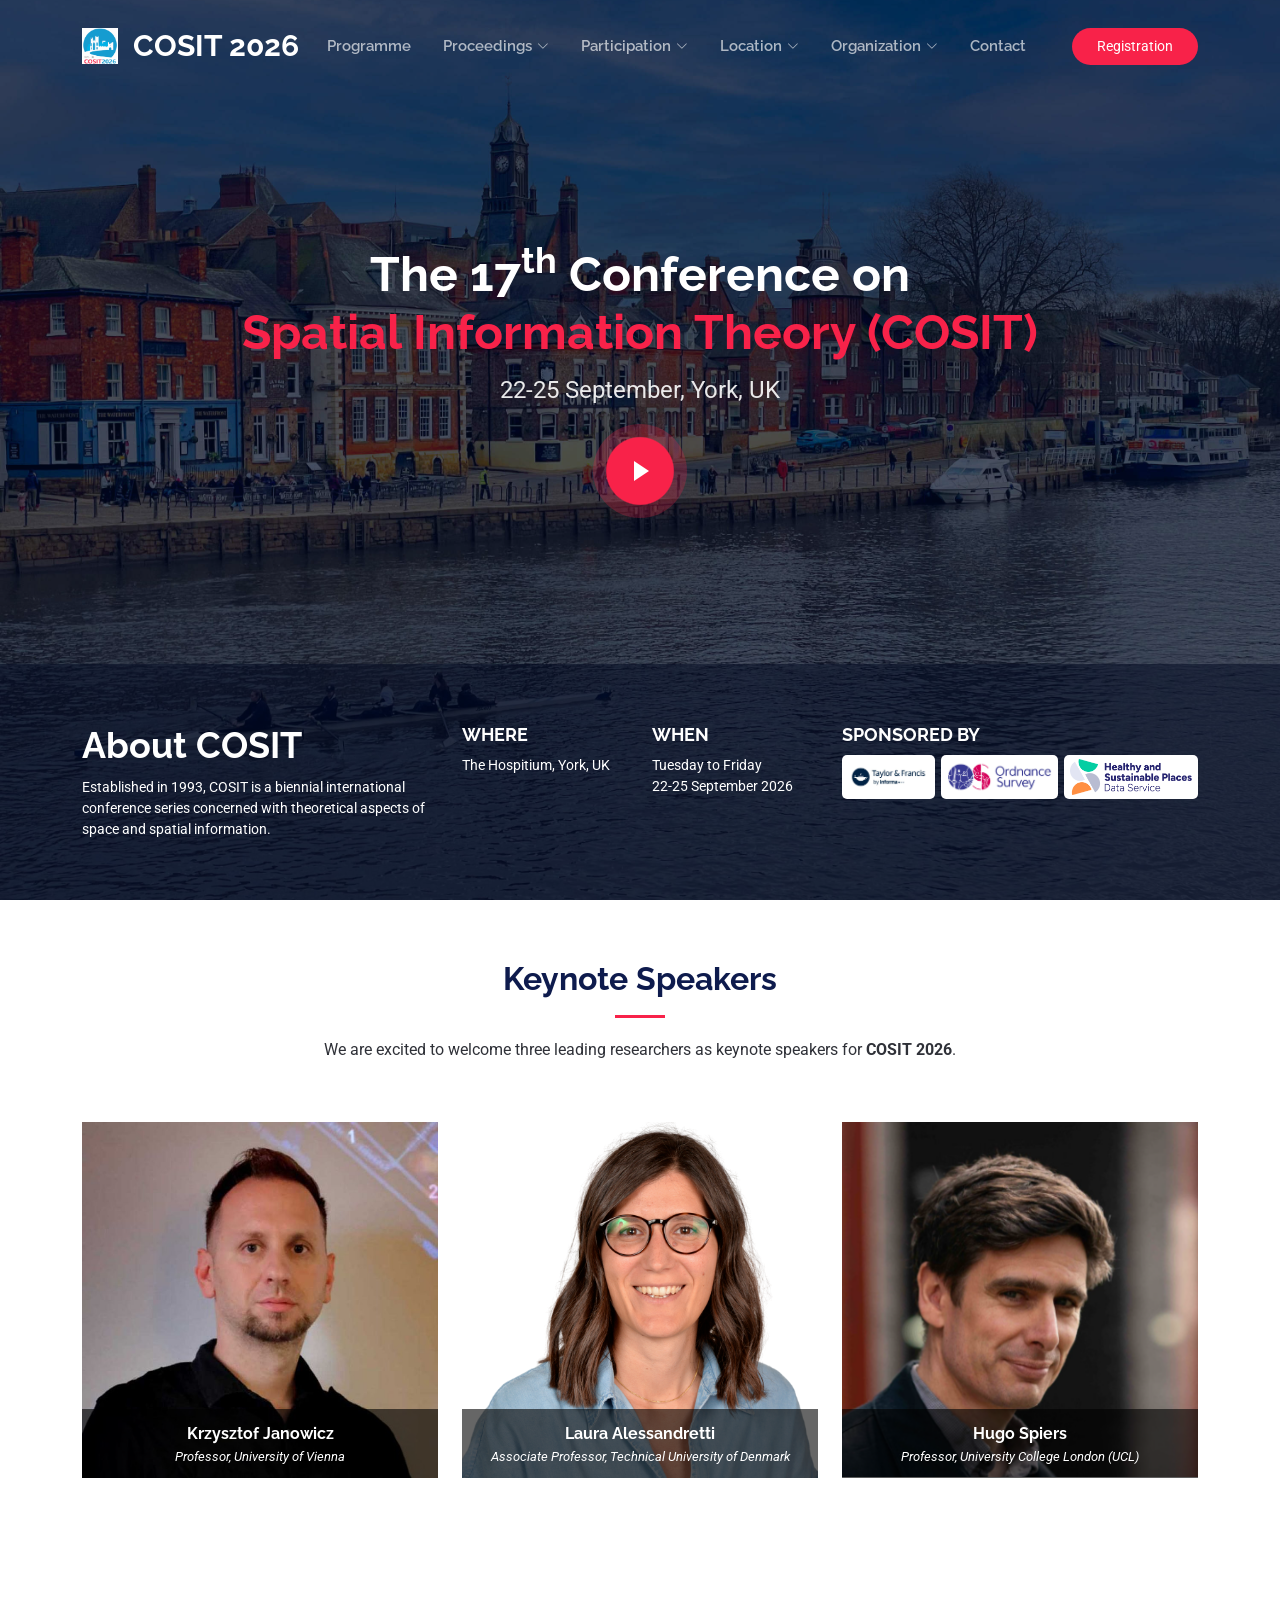
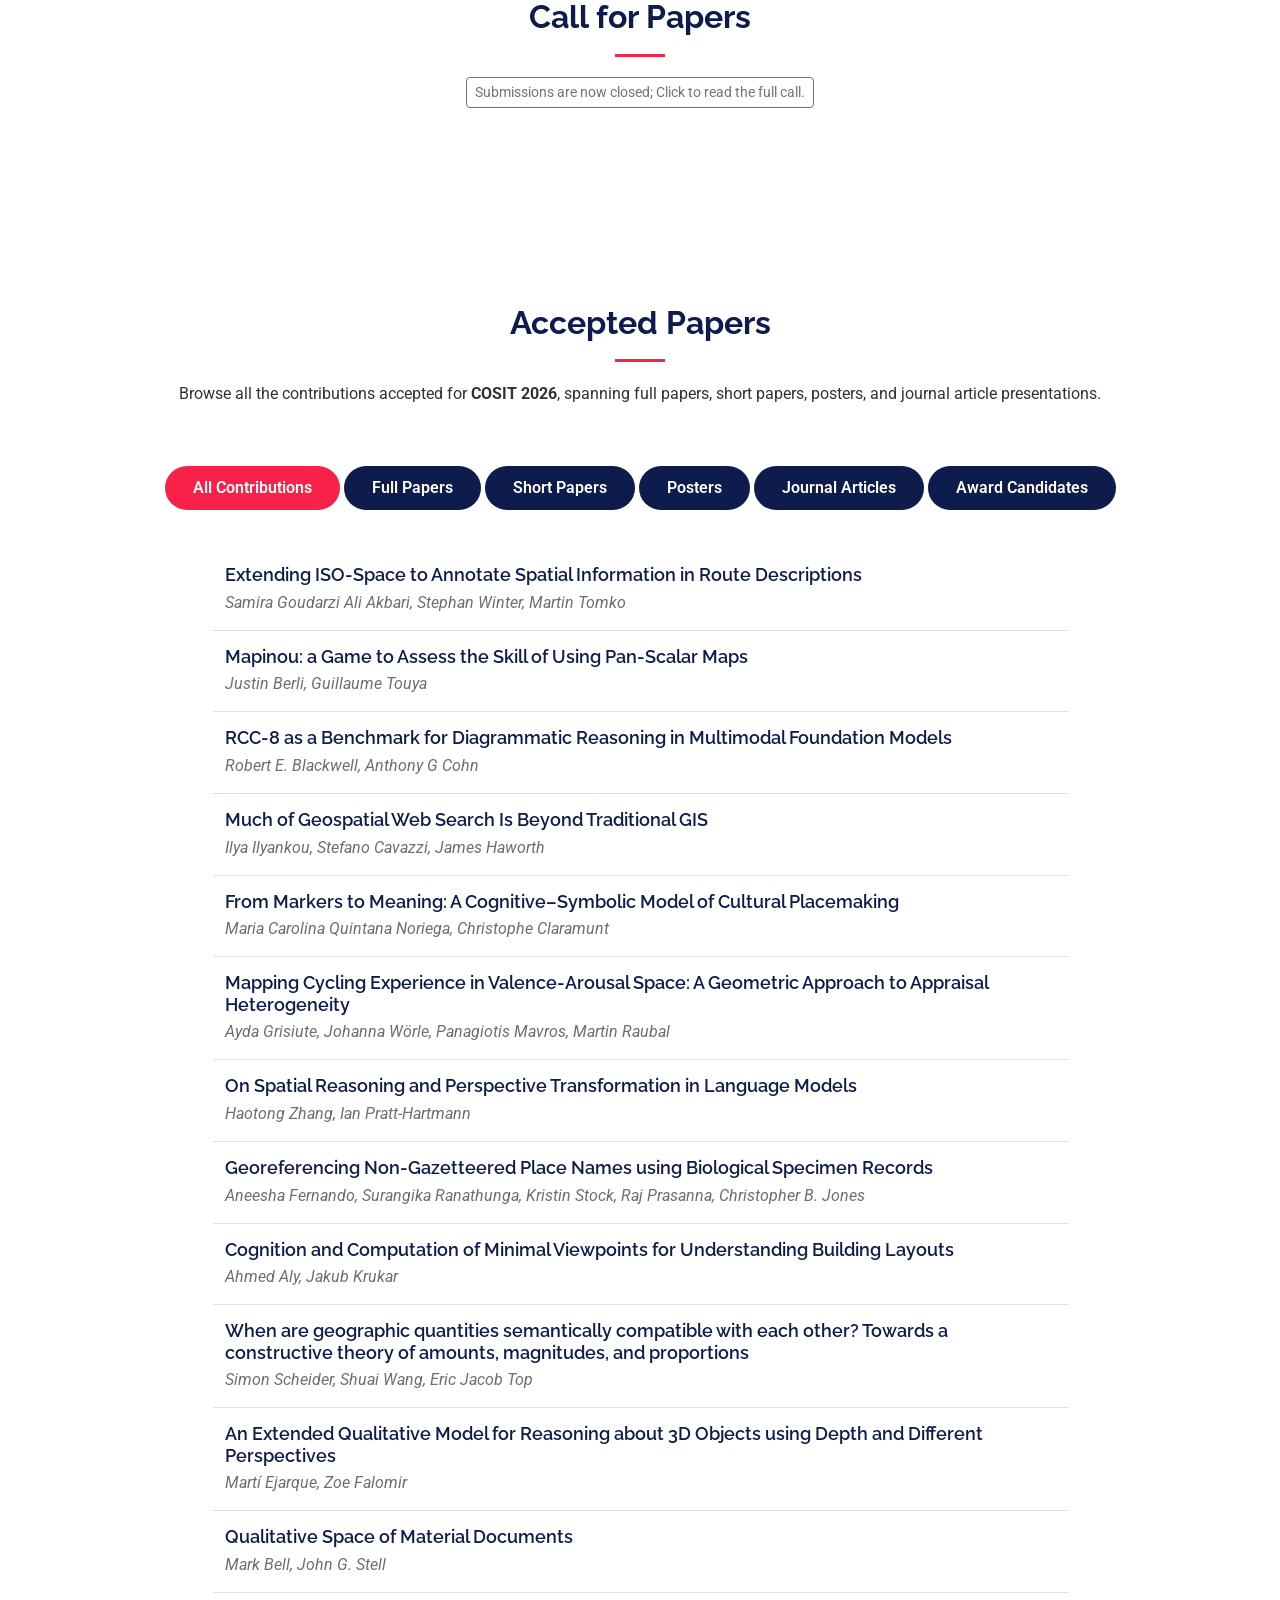
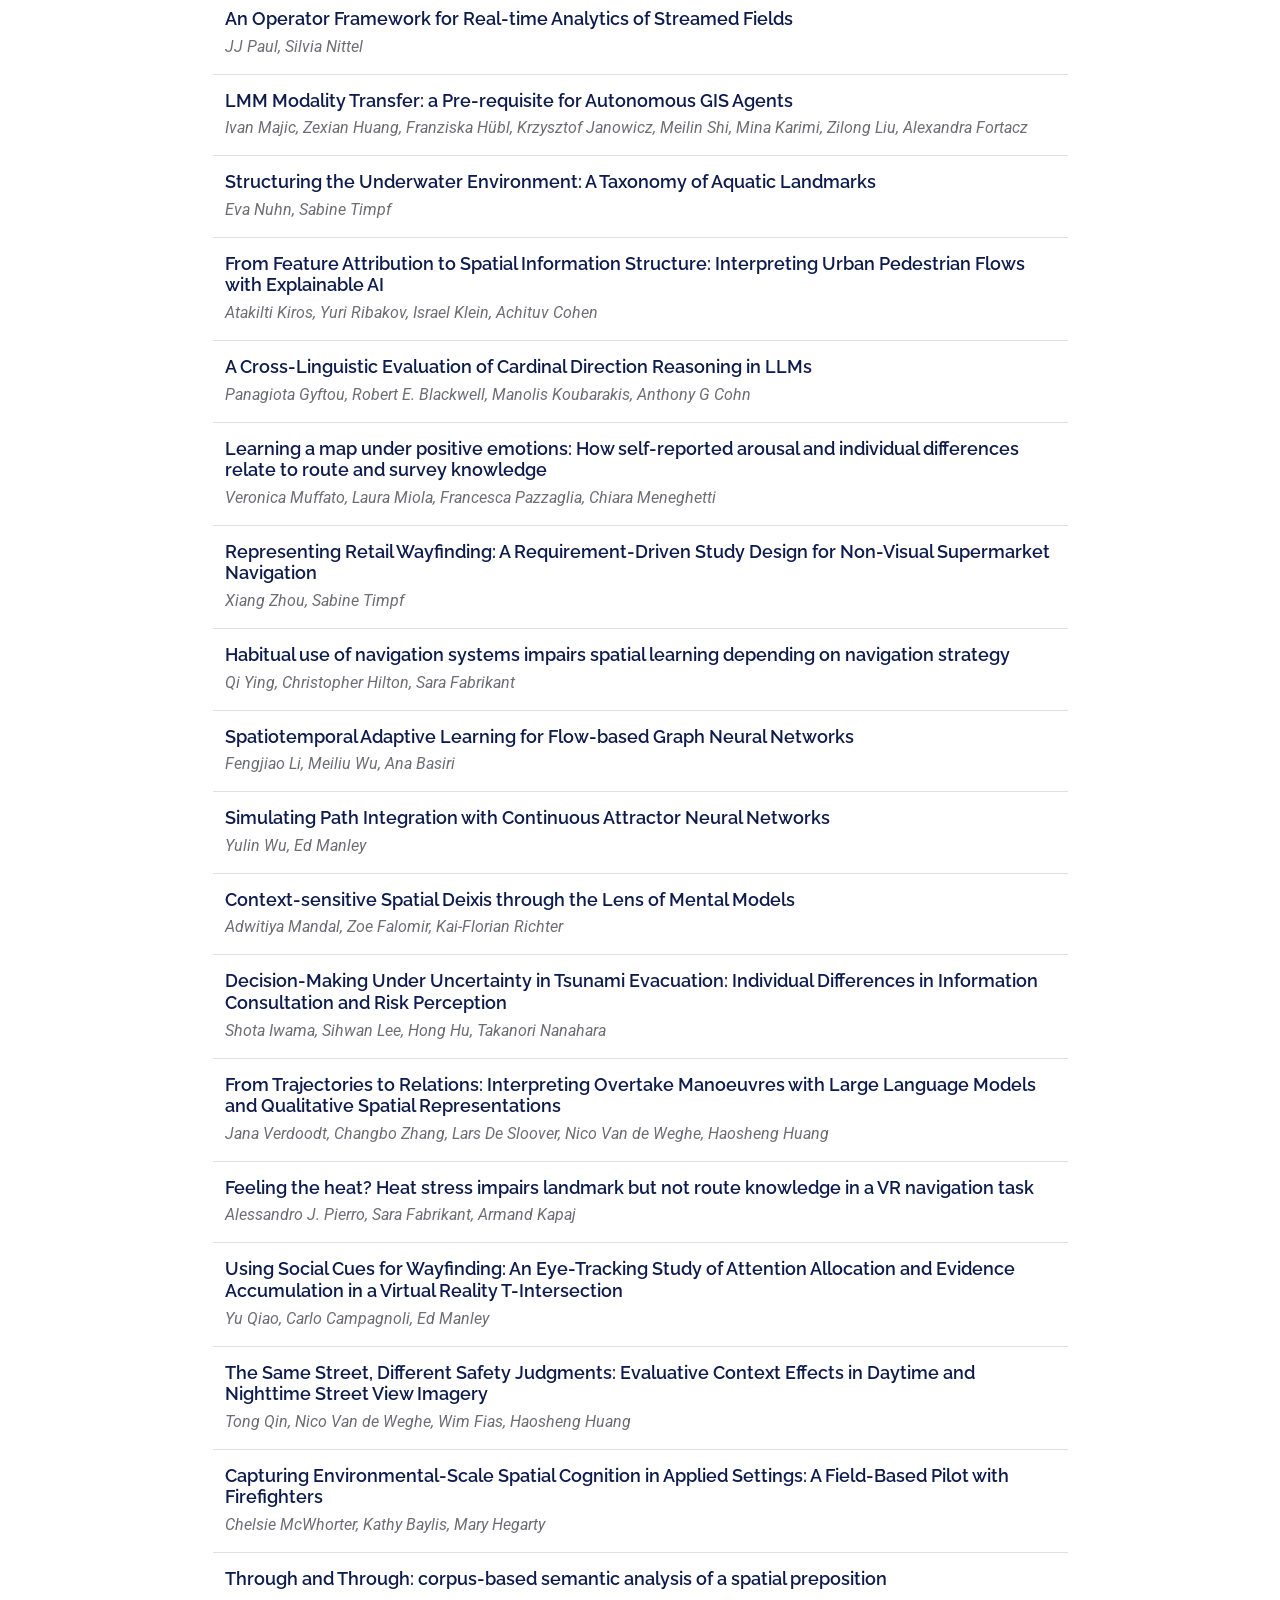
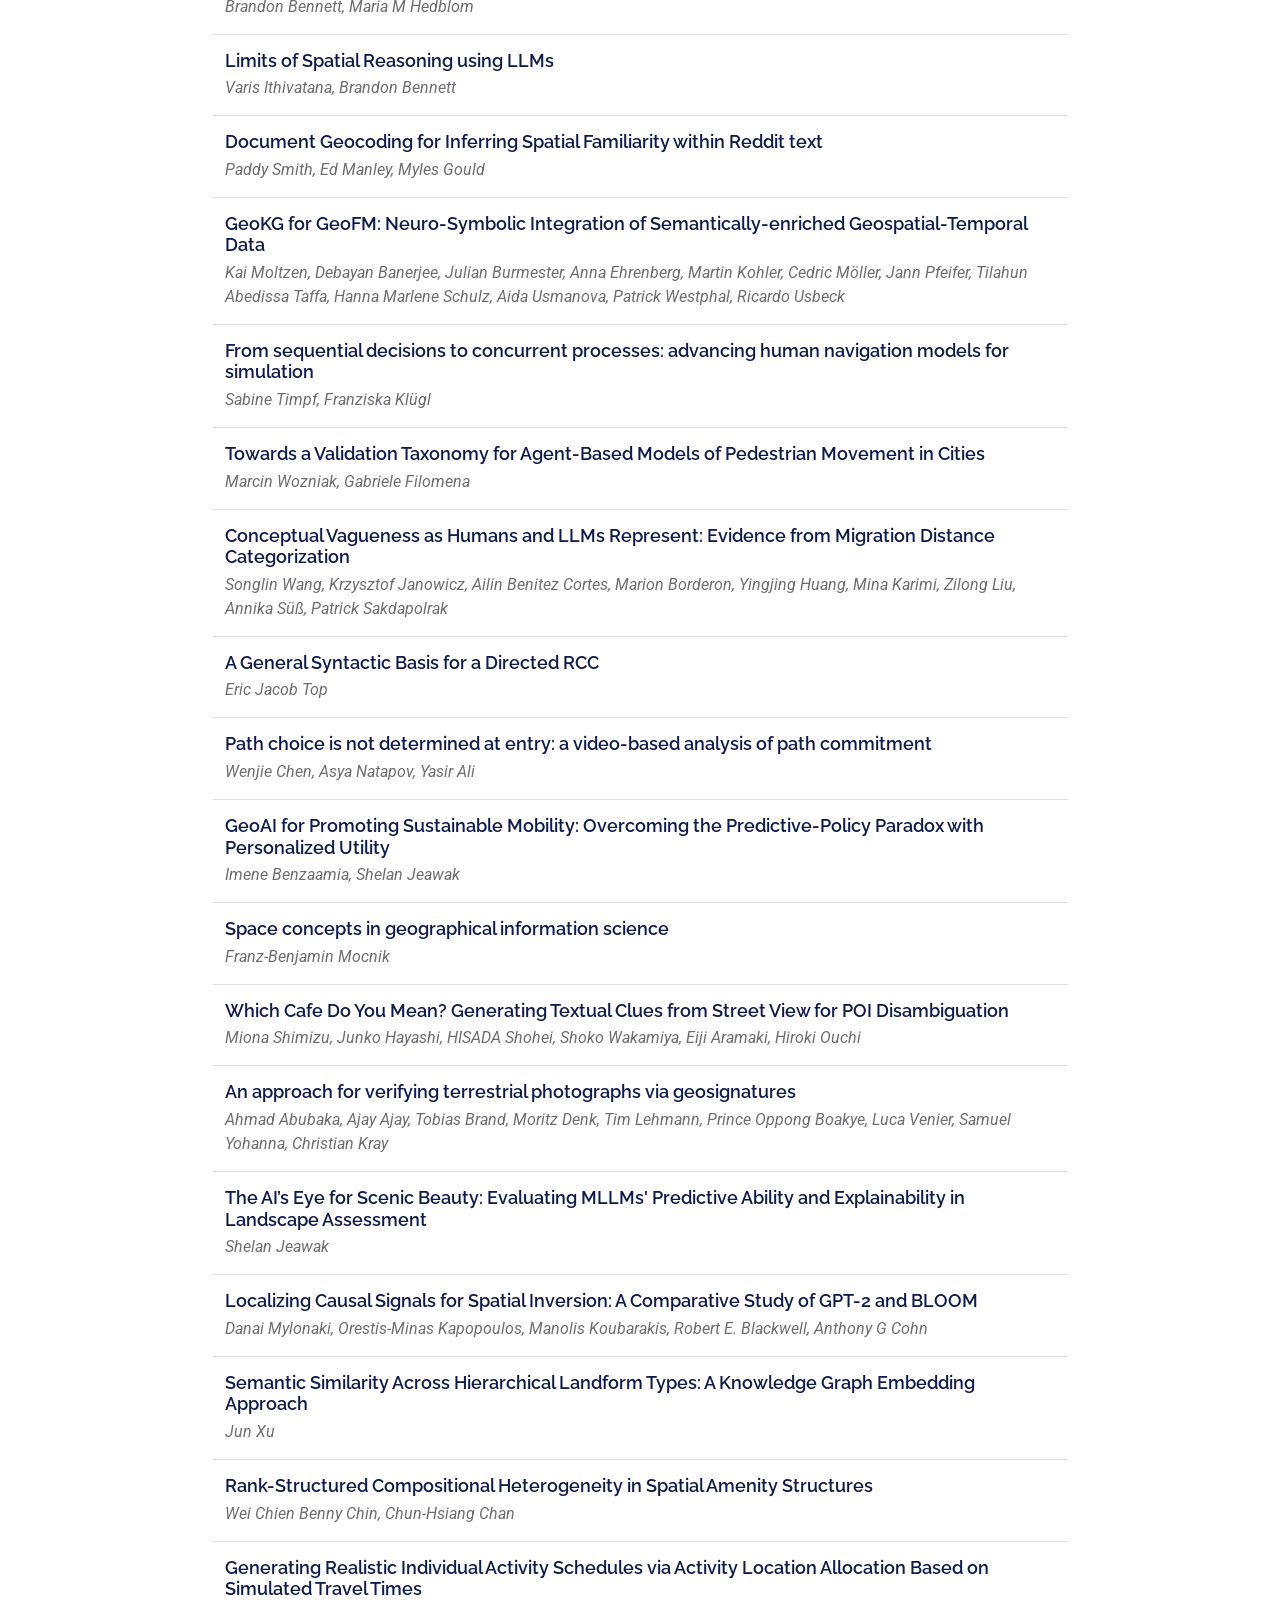
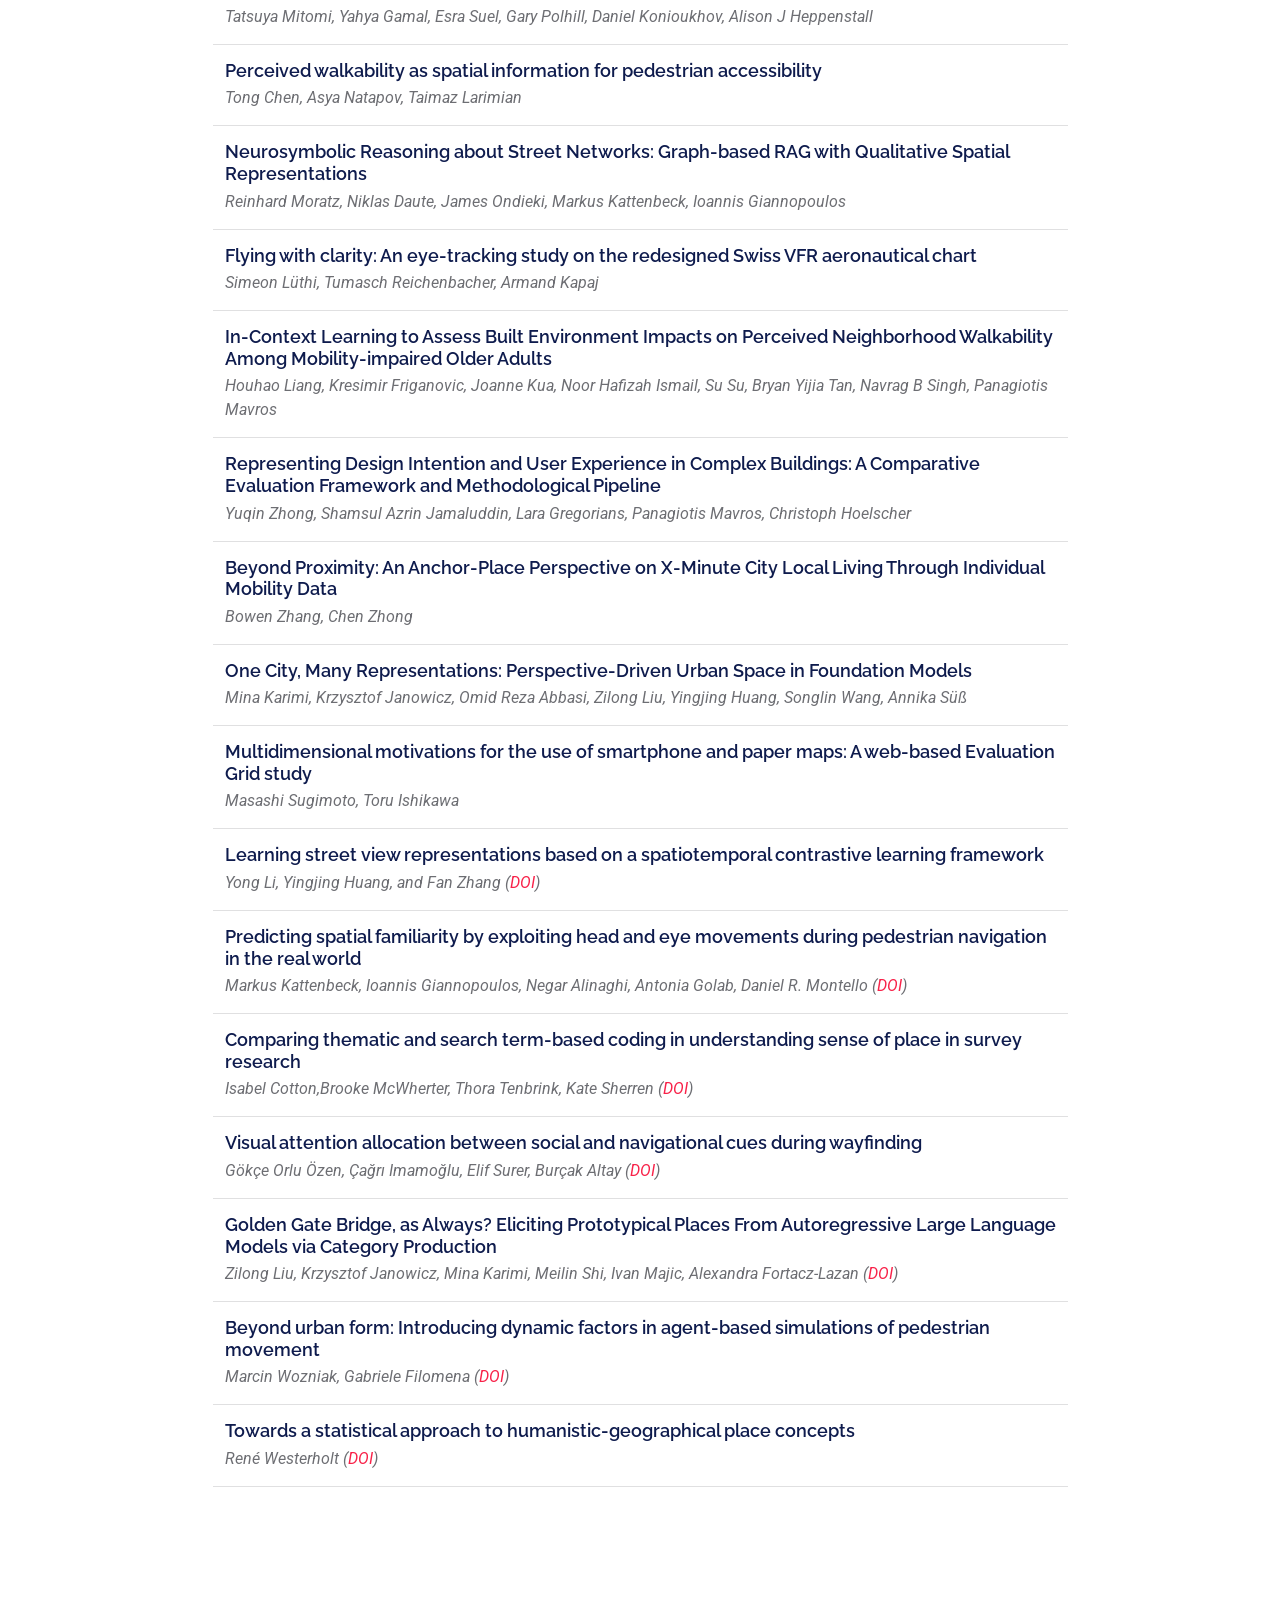
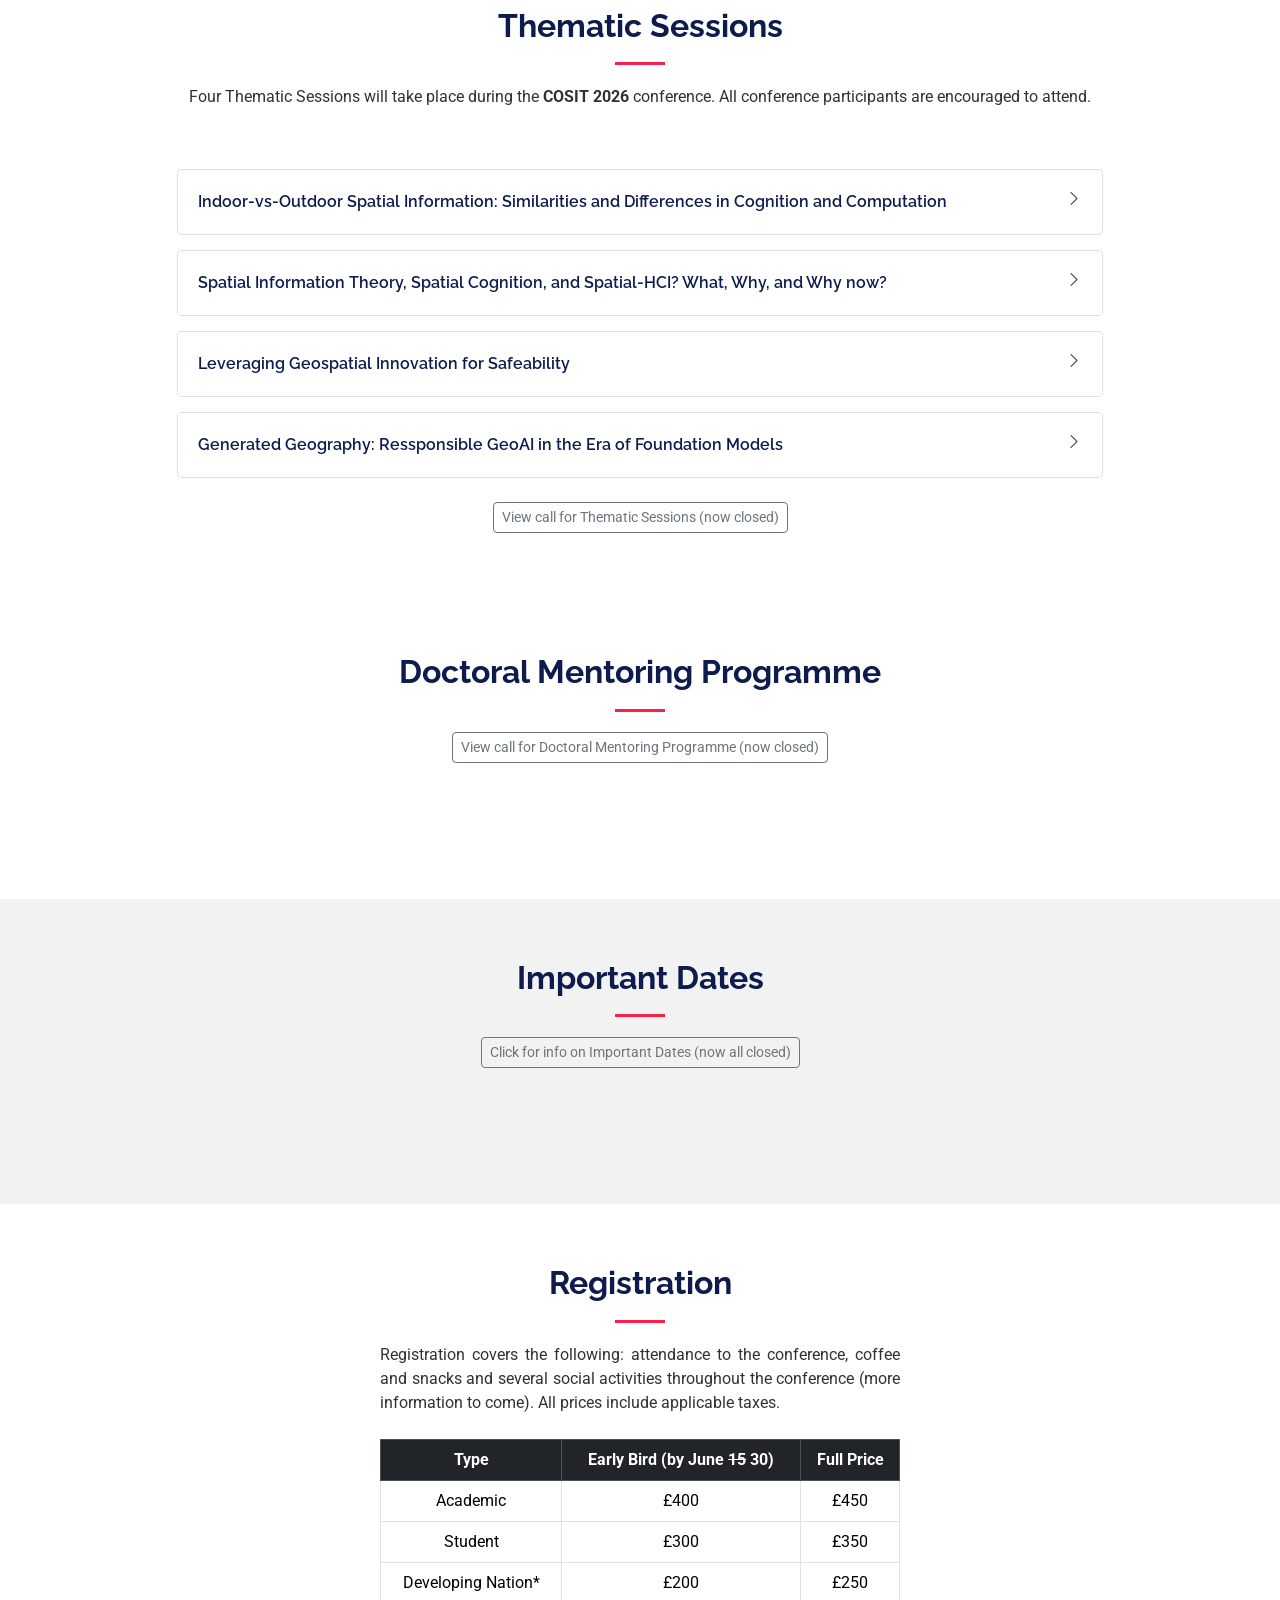
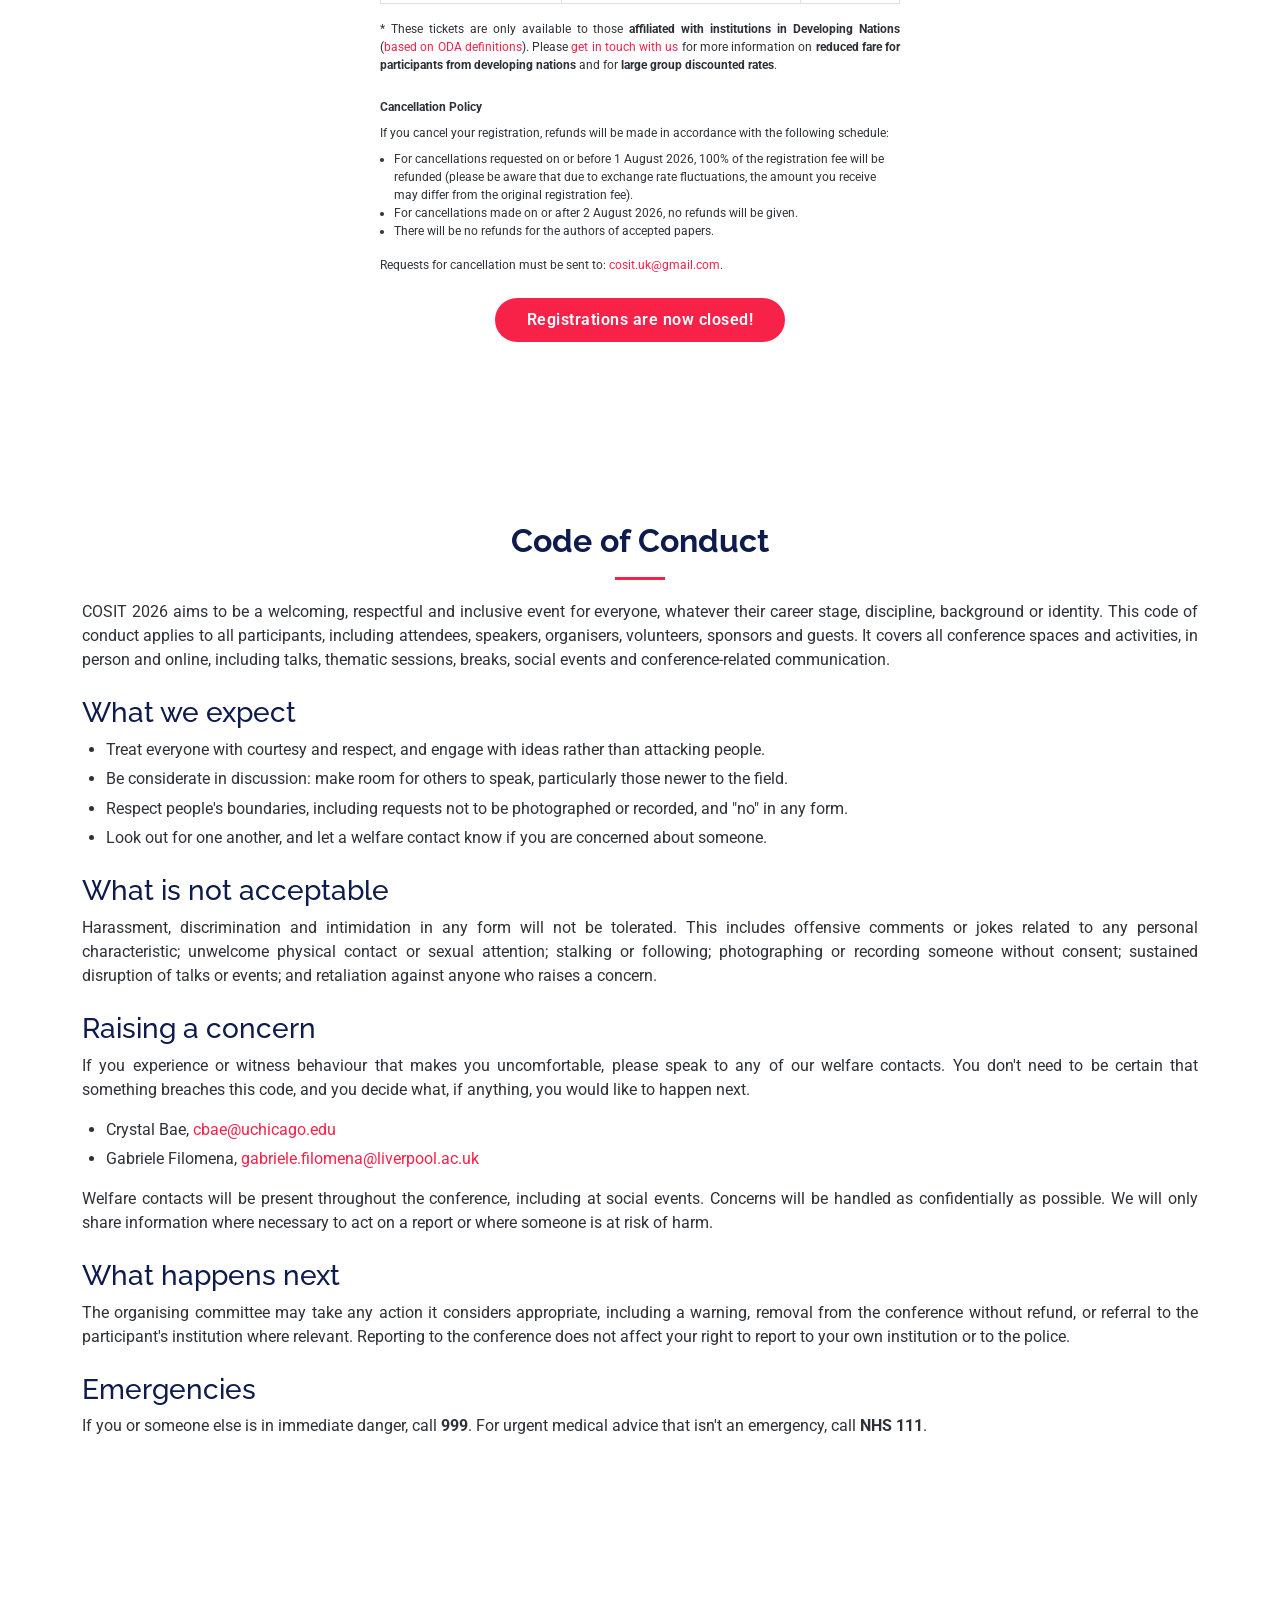
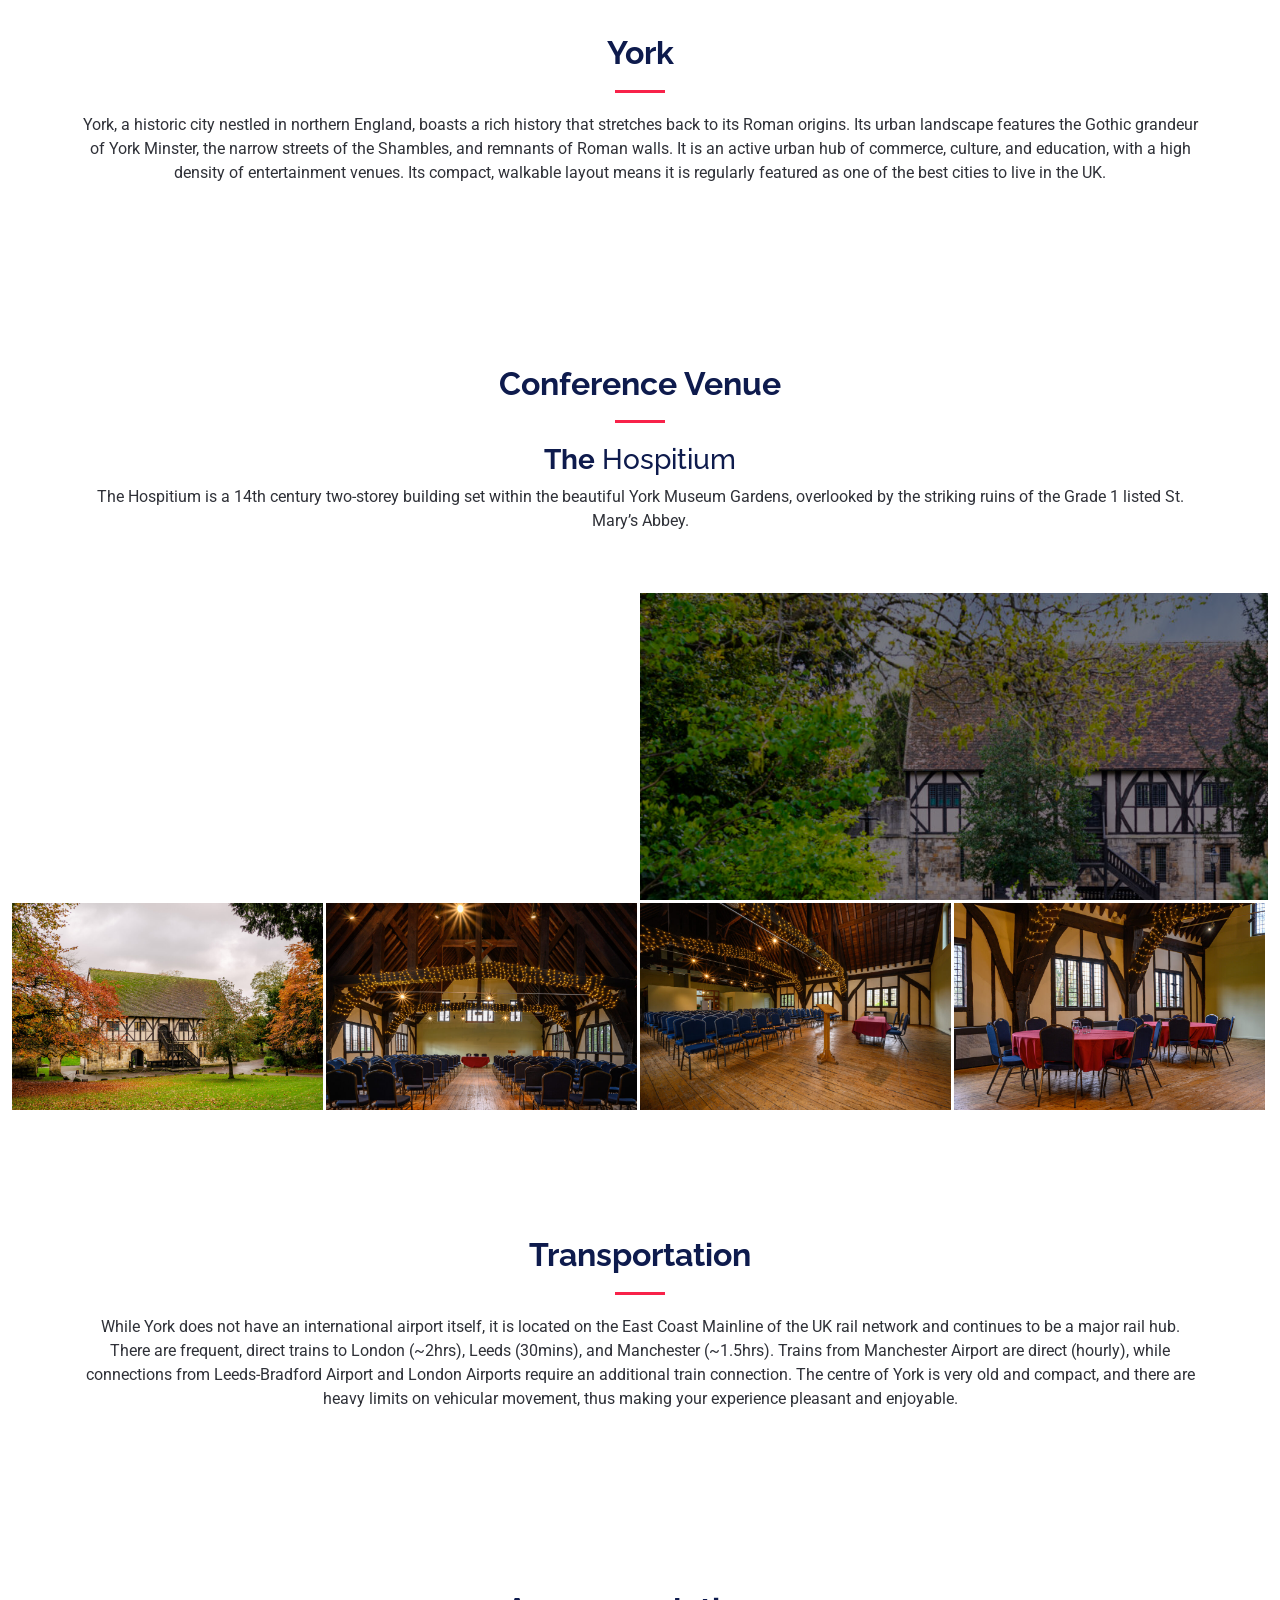
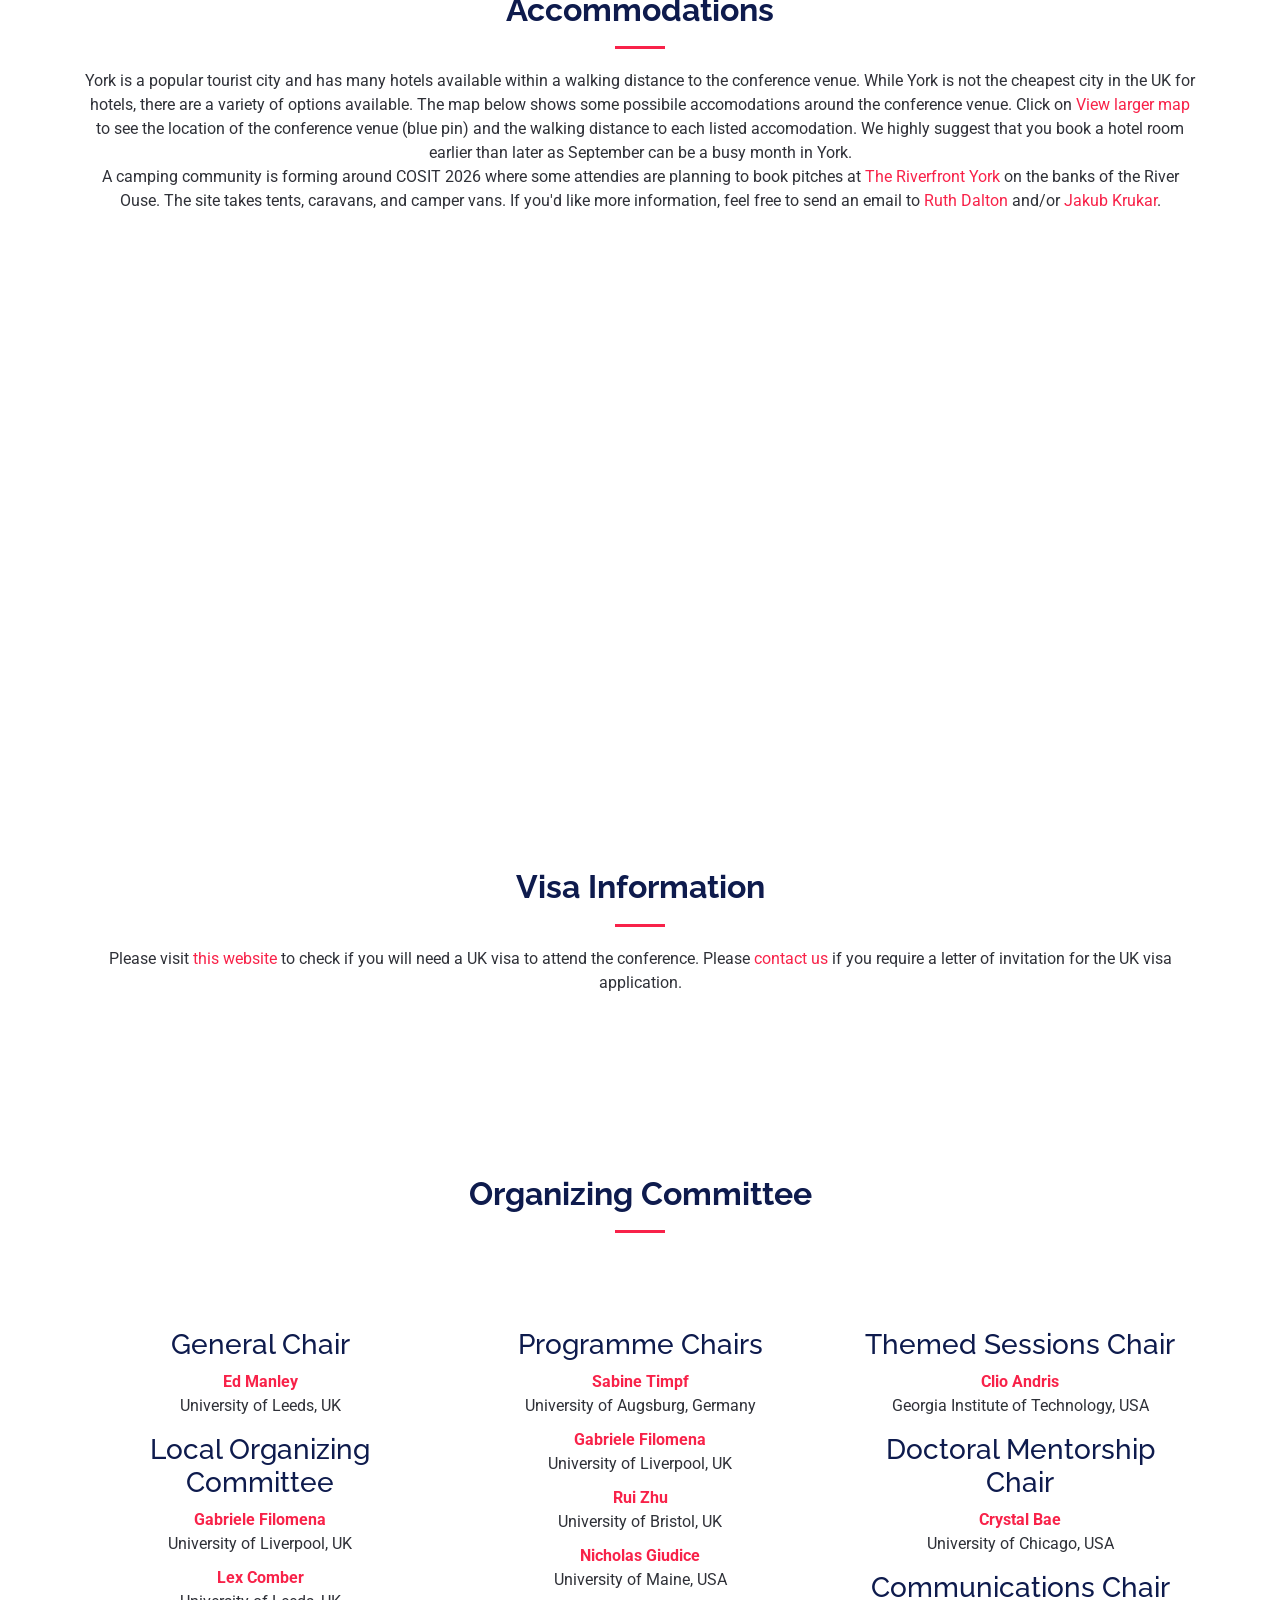
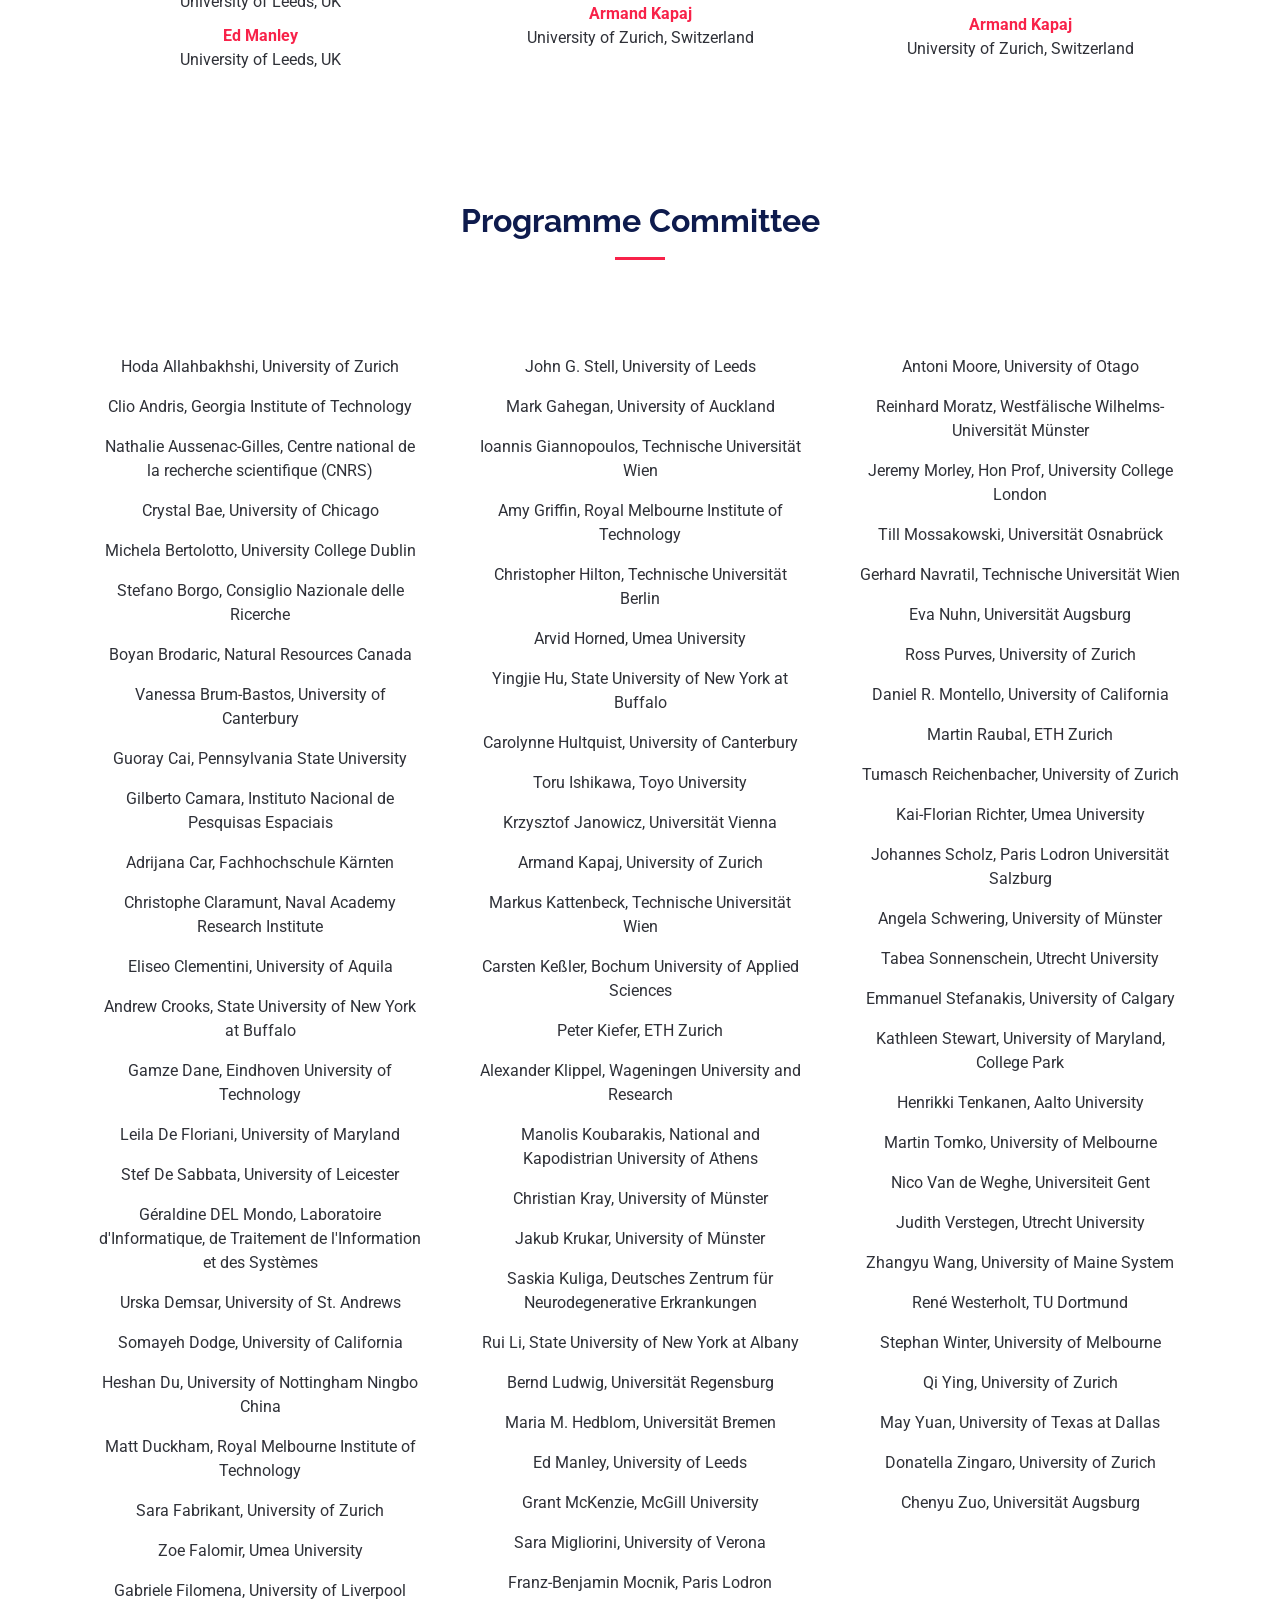
<file: index.html>
<!DOCTYPE html>
<html lang="en">

<head>
  <meta charset="utf-8">
  <meta content="width=device-width, initial-scale=1.0" name="viewport">
  <title>The 17th Conference on Spatial Information Theory (COSIT 2026)</title>
  <meta name="description" content="">
  <meta name="keywords" content="">

  <!-- Favicons -->
  <link href="assets/img/cosit2026_logo.png" rel="icon">
  <link href="assets/img/cosit2026_logo.png" rel="apple-touch-icon">

  <!-- Fonts -->
  <link href="https://fonts.googleapis.com" rel="preconnect">
  <link href="https://fonts.gstatic.com" rel="preconnect" crossorigin>
  <link
    href="https://fonts.googleapis.com/css2?family=Roboto:ital,wght@0,100;0,300;0,400;0,500;0,700;0,900;1,100;1,300;1,400;1,500;1,700;1,900&family=Raleway:ital,wght@0,100;0,200;0,300;0,400;0,500;0,600;0,700;0,800;0,900;1,100;1,200;1,300;1,400;1,500;1,600;1,700;1,800;1,900&display=swap"
    rel="stylesheet">

  <!-- Vendor CSS Files -->
  <link href="assets/vendor/bootstrap/css/bootstrap.min.css" rel="stylesheet">
  <link href="assets/vendor/bootstrap-icons/bootstrap-icons.css" rel="stylesheet">
  <link href="assets/vendor/aos/aos.css" rel="stylesheet">
  <link href="assets/vendor/glightbox/css/glightbox.min.css" rel="stylesheet">
  <link href="assets/vendor/swiper/swiper-bundle.min.css" rel="stylesheet">

  <!-- Main CSS File -->
  <link href="assets/css/main.css" rel="stylesheet">

  <!-- =======================================================
  * Template Name: TheEvent
  * Template URL: https://bootstrapmade.com/theevent-conference-event-bootstrap-template/
  * Updated: Aug 07 2024 with Bootstrap v5.3.3
  * Author: BootstrapMade.com
  * License: https://bootstrapmade.com/license/
  ======================================================== -->
</head>

<body class="index-page">

  <header id="header" class="header d-flex align-items-center fixed-top">
    <div class="container-fluid container-xl position-relative d-flex align-items-center">

      <a href="/" class="logo d-flex align-items-center me-auto">
        <!-- <img src="assets/img/logo_cosit.png" alt=""> -->
        <h1 class="d-flex align-items-center"><img src='assets/img/cosit2026_logo.png'>&nbsp;COSIT 2026</h1>
        <!-- Uncomment the line below if you also wish to use an text logo -->
        <!-- <h1 class="sitename">TheEvent</h1>  -->
      </a>

      <nav id="navmenu" class="navmenu">
        <ul>
          <!-- <li><a href="/" class="active">Home<br></a></li> -->
          <li><a href="programme.html">Programme</a></li>
          <li class="dropdown"><a href="#"><span>Proceedings</span> <i
                class="bi bi-chevron-down toggle-dropdown"></i></a>
            <ul>
              <li><a href="https://drops.dagstuhl.de/entities/volume/LIPIcs-volume-393" target="_blank">Offical Conference Proceedings</a></li>
              <li><a href="https://zenodo.org/communities/cosit2026-posters" target="_blank">Poster Repository</a></li>
              <li><a href="https://zenodo.org/communities/cosit2026-doctoral" target="_blank">Doctoral Mentorship Repository</a></li>
            </ul>
          <li class="dropdown"><a href="#"><span>Participation</span> <i
                class="bi bi-chevron-down toggle-dropdown"></i></a>
            <ul>
              <li><a href="#speakers">Keynote Speakers</a></li>
              <li><a href="#cfp">Call for Papers</a></li>
              <li><a href="#papers">Accepted Papers</a></li>
              <!-- <li><a href="#submissions">Submissions</a></li> -->
              <li><a href="#thematic">Thematic Sessions</a></li>
              <li><a href="#doctoral">Doctoral Mentoring Programme</a></li>
              <li><a href="#dates">Important Dates</a></li>
              <li><a href="#register">Registration</a></li>
              <li><a href="#conduct">Code of Conduct</a></li>
            </ul>
          </li>
          <li class="dropdown"><a href="#"><span>Location</span> <i class="bi bi-chevron-down toggle-dropdown"></i></a>
            <ul>
              <li><a href="#york">York</a></li>
              <li><a href="#venue">Conference Venue</a></li>
              <li><a href="#transport">Transportation</a></li>
              <li><a href="#hotels">Accommodations</a></li>
              <li><a href="#visa">Visa Information</a></li>
              <!-- <li><a href="#gallery">Gallery</a></li> -->
            </ul>
          </li>
          <li class="dropdown"><a href="#"><span>Organization</span> <i
                class="bi bi-chevron-down toggle-dropdown"></i></a>
            <ul>
              <li><a href="#org-com">Organizing Committee</a></li>
              <li><a href="#pro-com">Programme Committee</a></li>
              <li><a href="#sponsors">Sponsors</a></li>
              <li><a href="https://geosensor.net/cositseries/" target="_blank">Conference Series</a></li>
              <!-- <li><a href="#gallery">Gallery</a></li> -->
            </ul>
          </li>
          <!-- <li class="dropdown"><a href="#"><span>Dropdown</span> <i class="bi bi-chevron-down toggle-dropdown"></i></a>
            <ul>
              <li><a href="#">Dropdown 1</a></li>
              <li class="dropdown"><a href="#"><span>Deep Dropdown</span> <i class="bi bi-chevron-down toggle-dropdown"></i></a>
                <ul>
                  <li><a href="#">Deep Dropdown 1</a></li>
                  <li><a href="#">Deep Dropdown 2</a></li>
                  <li><a href="#">Deep Dropdown 3</a></li>
                  <li><a href="#">Deep Dropdown 4</a></li>
                  <li><a href="#">Deep Dropdown 5</a></li>
                </ul>
              </li>
              <li><a href="#">Dropdown 2</a></li>
              <li><a href="#">Dropdown 3</a></li>
              <li><a href="#">Dropdown 4</a></li>
            </ul>
          </li> -->
          <li><a href="#contact">Contact</a></li>
          <li class="d-xl-none"><a class="cta-btn" href="#register">Registration</a></li>
        </ul>
        <i class="mobile-nav-toggle d-xl-none bi bi-list"></i>
      </nav>

      <a class="cta-btn d-none d-xl-block" href="#register">Registration</a>

    </div>
  </header>

  <main class="main">

    <!-- Hero Section -->
    <section id="hero" class="hero section dark-background">

      <!-- <img src="assets/img/york-bg1.jpg" alt="" data-aos="fade-in" class=""> -->

      <img id="hero-bg" src="assets/img/york-bg1.jpg" alt="" data-aos="fade-in">

      <div class="container d-flex flex-column align-items-center text-center mt-auto">
        <h2 data-aos="fade-up" data-aos-delay="100" class="">The 17<sup>th</sup> Conference on<br><span>Spatial
            Information Theory
            (COSIT)</span></h2>
        <p data-aos="fade-up" data-aos-delay="200">22-25 September, York, UK</p>
        <div data-aos="fade-up" data-aos-delay="300" class="">
          <a href="https://www.youtube.com/watch?v=yj0RCUsa4Vs" class="glightbox pulsating-play-btn mt-3"></a>
        </div>
      </div>

      <div class="about-info mt-auto position-relative">
        <div class="container position-relative" data-aos="fade-up">
          <div class="row align-items-start">
            <div class="col-lg-4">
              <h2>About COSIT</h2>
              <p>Established in 1993, COSIT is a biennial international conference series concerned with theoretical
                aspects of space and spatial information.</p>
            </div>
            <div class="col-lg-2">
              <h3>Where</h3>
              <p>The Hospitium, York, UK</p>
            </div>
            <div class="col-lg-2">
              <h3>When</h3>
              <p>Tuesday to Friday<br>22-25 September 2026</p>
            </div>
            <div class="col-lg-4 hero-sponsors">
              <h3>Sponsored by</h3>
              <div class="logos">
                <a href="https://www.taylorandfrancis.com/" target="_blank" rel="noopener noreferrer">
                  <img src="assets/img/sponsors/Taylor_Francis.jpg" alt="Taylor & Francis">
                </a>
                <a href="https://www.ordnancesurvey.co.uk/" target="_blank" rel="noopener noreferrer">
                  <img src="assets/img/sponsors/Ordnance_Survey.jpg" alt="Ordnance Survey">
                </a>
                <a href="https://hasp.ac.uk/" target="_blank" rel="noopener noreferrer">
                  <img src="assets/img/sponsors/HASPDataService.png" alt="Healthy and Sustainable Places Data Service">
                </a>
              </div>
            </div>
          </div>
        </div>

    </section><!-- /Hero Section -->

    <!-- Speakers Section -->
    <section id="speakers" class="speakers section">

      <!-- Section Title -->
      <div class="container section-title" data-aos="fade-up">
        <h2>Keynote Speakers<br></h2>
        <p>We are excited to welcome three leading researchers as keynote speakers for <strong>COSIT 2026</strong>.</p>
      </div>

      <div class="container">

        <div class="row gy-4 justify-content-center">
          <div class="col-lg-4 col-md-6" data-aos="fade-up" data-aos-delay="100">
            <div class="member">
              <img src="assets/img/speakers/krzysztof.jpg" class="img-fluid" alt="">
              <div class="member-info">
                <div class="member-info-content">
                  <h4><a href="krzysztof.html">Krzysztof Janowicz</a></h4>
                  <span>Professor, University of Vienna</span>
                </div>
                <div class="social">
                  <a href="https://ufind.univie.ac.at/de/person.html?id=1001662" target="_blank"
                    rel="noopener noreferrer"><i class="bi bi-globe2" style="font-size: 1.2em;"></i></a>
                  <a href="https://scholar.google.com/citations?user=6B2Z9vAAAAAJ&hl=en" target="_blank"
                    rel="noopener noreferrer"><i class="bi bi-mortarboard" style="font-size: 1.3em;"></i></a>
                  <a href="https://github.com/kjano" target="_blank" rel="noopener noreferrer"><i class="bi bi-github"
                      style="font-size: 1.2em;"></i></a>
                </div>
              </div>
            </div>
          </div>

          <div class="col-lg-4 col-md-6" data-aos="fade-up" data-aos-delay="100">
            <div class="member">
              <img src="assets/img/speakers/Laura.png" class="img-fluid" alt="">
              <div class="member-info">
                <div class="member-info-content">
                  <h4><a href="laura.html">Laura Alessandretti</a></h4>
                  <span>Associate Professor, Technical University of Denmark</span>
                </div>
                <div class="social">
                  <a href="https://laura.alessandretti.com/" target="_blank" rel="noopener noreferrer"><i
                      class="bi bi-globe2" style="font-size: 1.2em;"></i></a>
                  <a href="https://scholar.google.dk/citations?user=2265XuYAAAAJ&hl=en" target="_blank"
                    rel="noopener noreferrer"><i class="bi bi-mortarboard" style="font-size: 1.3em;"></i></a>
                  <a href="https://github.com/lalessan" target="_blank" rel="noopener noreferrer"><i
                      class="bi bi-github" style="font-size: 1.2em;"></i></a>
                  <a href="https://x.com/lau_retti" target="_blank" rel="noopener noreferrer"><i class="bi bi-twitter-x"
                      style="font-size: 1.1em;"></i></a>
                </div>
              </div>
            </div>
          </div>

          <div class="col-lg-4 col-md-6" data-aos="fade-up" data-aos-delay="100">
            <div class="member">
              <img src="assets/img/speakers/hugo.png" class="img-fluid" alt="">
              <div class="member-info">
                <div class="member-info-content">
                  <h4><a href="hugo.html">Hugo Spiers</a></h4>
                  <span>Professor, University College London (UCL)</span>
                </div>
                <div class="social">
                  <a href="https://profiles.ucl.ac.uk/2293-hugo-spiers" target="_blank" rel="noopener noreferrer"><i
                      class="bi bi-globe2" style="font-size: 1.2em;"></i></a>
                  <a href="https://scholar.google.com/citations?user=EmUb9kkAAAAJ&hl=en" target="_blank"
                    rel="noopener noreferrer"><i class="bi bi-mortarboard" style="font-size: 1.3em;"></i></a>
                  <a href="https://www.linkedin.com/in/hugo-spiers-66b17124/" target="_blank"
                    rel="noopener noreferrer"><i class="bi bi-linkedin" style="font-size: 1.1em;"></i></a>
                  <a href="https://x.com/hugospiers" target="_blank" rel="noopener noreferrer"><i
                      class="bi bi-twitter-x" style="font-size: 1.1em;"></i></a>
                </div>
              </div>
            </div>
          </div>

        </div>

      </div>

    </section>

    <!-- Schedule Section -->
    <!-- <section id="schedule" class="schedule section"> -->

    <!-- Section Title -->
    <!-- <div class="container section-title" data-aos="fade-up">
        <h2>Event Schedule<br></h2>
        <p>Necessitatibus eius consequatur ex aliquid fuga eum quidem sint consectetur velit</p>
      </div>End Section Title -->

    <!-- <div class="container">

        <ul class="nav nav-tabs" role="tablist" data-aos="fade-up" data-aos-delay="100">
          <li class="nav-item">
            <a class="nav-link active" href="#day-1" role="tab" data-bs-toggle="tab">Day 1</a>
          </li>
          <li class="nav-item">
            <a class="nav-link" href="#day-2" role="tab" data-bs-toggle="tab">Day 2</a>
          </li>
          <li class="nav-item">
            <a class="nav-link" href="#day-3" role="tab" data-bs-toggle="tab">Day 3</a>
          </li>
        </ul>

        <div class="tab-content row justify-content-center" data-aos="fade-up" data-aos-delay="200">

          <h3 class="sub-heading">Voluptatem nulla veniam soluta et corrupti consequatur neque eveniet officia. Eius necessitatibus voluptatem quis labore perspiciatis quia.</h3> -->

    <!-- Schdule Day 1 -->
    <!-- <div role="tabpanel" class="col-lg-9 tab-pane fade show active" id="day-1">

            <div class="row schedule-item">
              <div class="col-md-2"><time>09:30 AM</time></div>
              <div class="col-md-10">
                <h4>Registration</h4>
                <p>Fugit voluptas iusto maiores temporibus autem numquam magnam.</p>
              </div>
            </div>

            <div class="row schedule-item">
              <div class="col-md-2"><time>10:00 AM</time></div>
              <div class="col-md-10">
                <div class="speaker">
                  <img src="assets/img/speakers/speaker-1-2.jpg" alt="Brenden Legros">
                </div>
                <h4>Keynote <span>Brenden Legros</span></h4>
                <p>Facere provident incidunt quos voluptas.</p>
              </div>
            </div>

            <div class="row schedule-item">
              <div class="col-md-2"><time>11:00 AM</time></div>
              <div class="col-md-10">
                <div class="speaker">
                  <img src="assets/img/speakers/speaker-2-2.jpg" alt="Hubert Hirthe">
                </div>
                <h4>Et voluptatem iusto dicta nobis. <span>Hubert Hirthe</span></h4>
                <p>Maiores dignissimos neque qui cum accusantium ut sit sint inventore.</p>
              </div>
            </div>

            <div class="row schedule-item">
              <div class="col-md-2"><time>12:00 AM</time></div>
              <div class="col-md-10">
                <div class="speaker">
                  <img src="assets/img/speakers/speaker-3-2.jpg" alt="Cole Emmerich">
                </div>
                <h4>Explicabo et rerum quis et ut ea. <span>Cole Emmerich</span></h4>
                <p>Veniam accusantium laborum nihil eos eaque accusantium aspernatur.</p>
              </div>
            </div>

            <div class="row schedule-item">
              <div class="col-md-2"><time>02:00 PM</time></div>
              <div class="col-md-10">
                <div class="speaker">
                  <img src="assets/img/speakers/speaker-4-2.jpg" alt="Jack Christiansen">
                </div>
                <h4>Qui non qui vel amet culpa sequi. <span>Jack Christiansen</span></h4>
                <p>Nam ex distinctio voluptatem doloremque suscipit iusto.</p>
              </div>
            </div>

            <div class="row schedule-item">
              <div class="col-md-2"><time>03:00 PM</time></div>
              <div class="col-md-10">
                <div class="speaker">
                  <img src="assets/img/speakers/speaker-5.jpg" alt="Alejandrin Littel">
                </div>
                <h4>Quos ratione neque expedita asperiores. <span>Alejandrin Littel</span></h4>
                <p>Eligendi quo eveniet est nobis et ad temporibus odio quo.</p>
              </div>
            </div>

            <div class="row schedule-item">
              <div class="col-md-2"><time>04:00 PM</time></div>
              <div class="col-md-10">
                <div class="speaker">
                  <img src="assets/img/speakers/speaker-6.jpg" alt="Willow Trantow">
                </div>
                <h4>Quo qui praesentium nesciunt <span>Willow Trantow</span></h4>
                <p>Voluptatem et alias dolorum est aut sit enim neque veritatis.</p>
              </div>
            </div>

          </div>End Schdule Day 1 -->

    <!-- Schdule Day 2 -->
    <!-- <div role="tabpanel" class="col-lg-9  tab-pane fade" id="day-2">

            <div class="row schedule-item">
              <div class="col-md-2"><time>10:00 AM</time></div>
              <div class="col-md-10">
                <div class="speaker">
                  <img src="assets/img/speakers/speaker-1-2.jpg" alt="Brenden Legros">
                </div>
                <h4>Libero corrupti explicabo itaque. <span>Brenden Legros</span></h4>
                <p>Facere provident incidunt quos voluptas.</p>
              </div>
            </div>

            <div class="row schedule-item">
              <div class="col-md-2"><time>11:00 AM</time></div>
              <div class="col-md-10">
                <div class="speaker">
                  <img src="assets/img/speakers/speaker-2-2.jpg" alt="Hubert Hirthe">
                </div>
                <h4>Et voluptatem iusto dicta nobis. <span>Hubert Hirthe</span></h4>
                <p>Maiores dignissimos neque qui cum accusantium ut sit sint inventore.</p>
              </div>
            </div>

            <div class="row schedule-item">
              <div class="col-md-2"><time>12:00 AM</time></div>
              <div class="col-md-10">
                <div class="speaker">
                  <img src="assets/img/speakers/speaker-3-2.jpg" alt="Cole Emmerich">
                </div>
                <h4>Explicabo et rerum quis et ut ea. <span>Cole Emmerich</span></h4>
                <p>Veniam accusantium laborum nihil eos eaque accusantium aspernatur.</p>
              </div>
            </div>

            <div class="row schedule-item">
              <div class="col-md-2"><time>02:00 PM</time></div>
              <div class="col-md-10">
                <div class="speaker">
                  <img src="assets/img/speakers/speaker-4-2.jpg" alt="Jack Christiansen">
                </div>
                <h4>Qui non qui vel amet culpa sequi. <span>Jack Christiansen</span></h4>
                <p>Nam ex distinctio voluptatem doloremque suscipit iusto.</p>
              </div>
            </div>

            <div class="row schedule-item">
              <div class="col-md-2"><time>03:00 PM</time></div>
              <div class="col-md-10">
                <div class="speaker">
                  <img src="assets/img/speakers/speaker-5.jpg" alt="Alejandrin Littel">
                </div>
                <h4>Quos ratione neque expedita asperiores. <span>Alejandrin Littel</span></h4>
                <p>Eligendi quo eveniet est nobis et ad temporibus odio quo.</p>
              </div>
            </div>

            <div class="row schedule-item">
              <div class="col-md-2"><time>04:00 PM</time></div>
              <div class="col-md-10">
                <div class="speaker">
                  <img src="assets/img/speakers/speaker-6.jpg" alt="Willow Trantow">
                </div>
                <h4>Quo qui praesentium nesciunt <span>Willow Trantow</span></h4>
                <p>Voluptatem et alias dolorum est aut sit enim neque veritatis.</p>
              </div>
            </div>

          </div>End Schdule Day 2 -->

    <!-- Schdule Day 3 -->
    <!-- <div role="tabpanel" class="col-lg-9  tab-pane fade" id="day-3">

            <div class="row schedule-item">
              <div class="col-md-2"><time>10:00 AM</time></div>
              <div class="col-md-10">
                <div class="speaker">
                  <img src="assets/img/speakers/speaker-2-2.jpg" alt="Hubert Hirthe">
                </div>
                <h4>Et voluptatem iusto dicta nobis. <span>Hubert Hirthe</span></h4>
                <p>Maiores dignissimos neque qui cum accusantium ut sit sint inventore.</p>
              </div>
            </div>

            <div class="row schedule-item">
              <div class="col-md-2"><time>11:00 AM</time></div>
              <div class="col-md-10">
                <div class="speaker">
                  <img src="assets/img/speakers/speaker-3-2.jpg" alt="Cole Emmerich">
                </div>
                <h4>Explicabo et rerum quis et ut ea. <span>Cole Emmerich</span></h4>
                <p>Veniam accusantium laborum nihil eos eaque accusantium aspernatur.</p>
              </div>
            </div>

            <div class="row schedule-item">
              <div class="col-md-2"><time>12:00 AM</time></div>
              <div class="col-md-10">
                <div class="speaker">
                  <img src="assets/img/speakers/speaker-1-2.jpg" alt="Brenden Legros">
                </div>
                <h4>Libero corrupti explicabo itaque. <span>Brenden Legros</span></h4>
                <p>Facere provident incidunt quos voluptas.</p>
              </div>
            </div>

            <div class="row schedule-item">
              <div class="col-md-2"><time>02:00 PM</time></div>
              <div class="col-md-10">
                <div class="speaker">
                  <img src="assets/img/speakers/speaker-4-2.jpg" alt="Jack Christiansen">
                </div>
                <h4>Qui non qui vel amet culpa sequi. <span>Jack Christiansen</span></h4>
                <p>Nam ex distinctio voluptatem doloremque suscipit iusto.</p>
              </div>
            </div>

            <div class="row schedule-item">
              <div class="col-md-2"><time>03:00 PM</time></div>
              <div class="col-md-10">
                <div class="speaker">
                  <img src="assets/img/speakers/speaker-5.jpg" alt="Alejandrin Littel">
                </div>
                <h4>Quos ratione neque expedita asperiores. <span>Alejandrin Littel</span></h4>
                <p>Eligendi quo eveniet est nobis et ad temporibus odio quo.</p>
              </div>
            </div>

            <div class="row schedule-item">
              <div class="col-md-2"><time>04:00 PM</time></div>
              <div class="col-md-10">
                <div class="speaker">
                  <img src="assets/img/speakers/speaker-6.jpg" alt="Willow Trantow">
                </div>
                <h4>Quo qui praesentium nesciunt <span>Willow Trantow</span></h4>
                <p>Voluptatem et alias dolorum est aut sit enim neque veritatis.</p>
              </div>
            </div> -->

    <!-- </div>End Schdule Day 3 -->

    <!-- </div>

      </div> -->
    <!-- </section>/Schedule Section -->


    <section id="cfp">
      <style>
        #cfp p {
          text-align: justify;
          margin-bottom: 1rem;
        }

        #cfp h3 {
          margin-top: 1.5rem;
        }

        #cfp ul {
          list-style-type: disc;
          padding-left: 1.5rem;
          margin-top: 0.35rem;
          text-align: justify;
        }

        #cfp li {
          margin-bottom: 0.35rem;
        }
      </style>

      <div class="container section-title" data-aos="fade-up">
        <h2>Call for Papers<br></h2>

        <div class="text-center mb-3">
          <button class="btn btn-outline-secondary btn-sm" type="button" data-bs-toggle="collapse"
            data-bs-target="#cfp-content">
            Submissions are now closed; Click to read the full call.
          </button>
        </div>

        <div class="collapse" id="cfp-content">
          <p>We are delighted to announce that the 17<sup>th</sup> edition of the <b>Conference on Spatial Information
              Theory (COSIT)</b> will be held in York, United Kingdom, from September 22<sup>nd</sup> to
            25<sup>th</sup>,
            2026!<br></p>

          <p>Established in 1993, COSIT is a biennial international conference series concerned with theoretical aspects
            of space and spatial information. Spatial information theory examines how space and the external environment
            is
            experienced, represented, and communicated by humans, agents and machines.<br></p>

          <p>With the goal of advancing the field of spatial information science and its bordering research areas, work
            presented at COSIT has explored how decoding and making sense of space shapes human agency in different
            contexts. Spatial information theory builds on a variety of perspectives on space; it advances computational
            models of spaces, it challenges consolidated methods in spatial analysis and Geographic Information Science
            and addresses how cognitive representations of space can be incorporated in formal models of space, at
            different scales, from geographic to personal space.<br></p>

          <p>We welcome contributions from across any areas under the COSIT topics listed below. This COSIT's edition
            theme will be <b>Cognition and Flows</b>, recognising the value of considering the cognitive foundations of
            human behaviour and their role in shaping large-scale geographic flows and interactions. Given the growing
            wealth in large, detailed behavioural and environmental data capturing the <em>real world</em>, never have
            we
            had such opportunity to close the gap between our understanding of human spatial behaviour and aggregated
            flows e.g., mobility, migration, inequalities, economic activity, spread of information, etc. In addition to
            any topics related to spatial information and cognition, we particularly encourage submissions that explore
            how cognition and behaviour shape the production of flows, their evolution, and ultimately influence the
            nature of spaces and societies.<br></p>

          <h3>COSIT Topics</h3>
          <p>COSIT is an intensive, single-track conference held over four days, featuring paper presentations and
            special
            thematic sessions. It presents original research that spans a wide range of interdisciplinary topics, such
            as
            spatial cognition, wayfinding and navigation, spatial reasoning, place and space, human computer
            interaction,
            intelligent agents, urban analytics and their interactions with other disciplines, including spatial
            analysis,
            Geographic Information Science, neuroscience, cartography, philosophy of mind, and computer science.<br></p>

          <p>We welcome contributions covering conference-relevant topics, such as but not limited to:<br></p>
          <ul>
            <li>activity-based models of spatial knowledge</li>
            <li>behavioural and cognitive geography</li>
            <li>cartography and geographic visualisation</li>
            <li>causal and statistical models of space</li>
            <li>cognitive representations of geographic information</li>
            <li>cognitive aspects of urban and transport analysis</li>
            <li>concepts of spatial information, such as fields, objects, events, networks, and processes</li>
            <li>context awareness in physical and social spaces</li>
            <li>experienced and perceived spatial phenomena (e.g. liveability, walkability)</li>
            <li>explainable geospatial artificial intelligence (GeoAI) and spatially informed AI</li>
            <li>imagery data and spatial representation</li>
            <li>knowledge representation for space and time</li>
            <li>large-language models (LLMs) and foundation models (FMs), and their utility in spatial cognition and
              representation</li>
            <li>natural (human) language descriptions of space and place</li>
            <li>navigation, wayfinding, and mobility of sentient beings and robots</li>
            <li>ontology of space and time</li>
            <li>place and spatial information theory</li>
            <li>social and cultural organisation of space</li>
            <li>spatial agent-based simulations of human and social phenomena</li>
            <li>spatial and temporal language</li>
            <li>spatial cognition and neuroscience</li>
            <li>spatial decision support, impact of model design</li>
            <li>spatial information retrieval and encoding of geographic texts</li>
            <li>spatial learning and knowledge acquisition</li>
            <li>spatial storytelling and interactive narratives</li>
            <li>theory and practice of spatial and temporal reasoning</li>
            <li>validity of spatial information methods</li>
          </ul>


          <h2 style="margin-top:2rem;">Submissions</h2>

          <p>The COSIT 2026 review process is <b>double-blind</b> (excluding Journal Article or Book Presentation). All
            submitted manuscripts should omit authors' names, affiliations, and any other identifying information. This
            may include,
            but is not restricted to acknowledgments, self-citations, and references to prior work by the author(s).
            Please
            use the third person to identify your own prior work. All submissions must adhere to the <a
              href="https://drops.dagstuhl.de/docs/gen-ai" target="_blank">Dagstuhl Publishing statement on the use of
              Generative Artificial Intelligence (GenAI).</a><br></p>

          <p>Submissions must adopt the <a
              href="https://www.dagstuhl.de/en/publications/lipics/instructions-for-authors" target="_blank">LIPIcs
              LaTeX template</a> (see below). For an accepted contribution to be published in the
            conference proceedings (full papers, short papers) or included in the conference programme (short poster
            papers, journal and book presentations), at least one of the paper authors must register by the registration
            deadline.<br></p>

          <h3>Full papers</h3>
          <p>Full research papers of 12-20 pages (including references) will be reviewed by three members of the
            programme
            committee.
            High-quality
            submissions will be accepted for presentation at the conference and will be published in the conference
            proceedings.
            Selection will be based on relevance to the conference theme and topics, scientific significance, novelty,
            relation to
            previously published literature, clarity of presentation, and interdisciplinary considerations. Manuscripts
            must
            describe original work that has not been submitted and published elsewhere. <br></p>

          <div class="col-md-12 text-start">
            <a href="https://www.cosit2026.uk/" class="btn btn-outline-secondary btn-sm">
              Full Paper submission is now closed
            </a>
          </div>

          <h3>Short papers</h3>
          <p>Short papers of maximum 7 pages (including references) present late-breaking and in-progress research, with
            less emphasis on mature
            results.
            All submissions will be reviewed by members of the programme committee. Accepted submissions will be
            selected
            for
            either oral or poster presentation at the conference. Authors of short papers accepted for oral presentation
            will have
            the option of having their papers included in the conference proceedings. All other accepted short papers
            will
            be
            shared in a non-archival digital repository. <br></p>

          <div class="col-md-12 text-start">
            <a href="https://www.cosit2026.uk/" class="btn btn-outline-secondary btn-sm">
              Short Paper submission is now closed
            </a>
          </div>

          <h3>Journal Article or Book Presentation</h3>
          <p>The conference will run a special thematic session dedicated to providing authors of recently published
            journal
            research articles or books on spatial information theory the opportunity to present and share their work in
            front of
            the COSIT audience. The article or book must have been published during the years 2024-2026 and should have
            not been
            presented at other conferences in the discipline (e.g. COSIT2024, AGILE 2025, ACM SIGSPATIAL 2025 or
            GIScience
            2025).
            Submissions should include a citation and &lt;1 page summary of the paper's or book's relevance to COSIT. It
            will be
            screened by the programme chairs with selection based on relevance to the conference theme and topics.
            Please
            submit
            material directly to <a href="mailto:cosit.uk@gmail.com">cosit.uk@gmail.com</a>.</p>

          <h3>Proceedings/Template</h3>
          <p>We offer Open Access publications for the refereed submission tracks in the <a
              href="https://www.dagstuhl.de/en/publishing/series/details/lipics" target="_blank">Leibniz International
              Proceedings in
              Informatics (LIPIcs)</a> Series. LIPIcs provides a LaTeX template for papers: <a
              href="https://www.dagstuhl.de/en/publishing/series/details/lipics#author" target="_blank">visit this
              link</a>. Please make sure you use the latest version of the
            template on that page.<br></p>

          <p>Authors unfamiliar with LaTeX are encouraged to use <a href="http://www.overleaf.com"
              target="_blank">Overleaf</a>, an
            online LaTeX editor, easy to use and that does not require any local installation. Overleaf comes with the
            LIPIcs
            template pre-loaded (can be found <a
              href="https://www.overleaf.com/latex/templates/article-for-the-lipics-series/qmwncxspzfst"
              target="_blank">here</a>).<br></p>

          <p>Authors who want to use other text editors should stay close to the sample article's layout for their paper
            submitted
            for review. Should their papers be accepted for publication, they must be converted to LaTeX using the
            LIPIcs
            LaTeX
            class and template.<br></p>

          <p><b>Authors are responsible for the conversion of their papers to the LaTeX template.</b></p>
        </div>

      </div>
    </section>

    <!-- Accepted Papers Section -->
    <section id="papers" class="schedule section">
      <style>
        #papers .nav-tabs .nav-item {
          margin-bottom: 10px;
        }

        #papers .nav-tabs a {
          padding: 10px 28px;
        }

        #papers .award-group-title {
          text-align: left;
          margin-top: 2rem;
          margin-bottom: 0.4rem;
        }
      </style>

      <!-- Section Title -->
      <div class="container section-title" data-aos="fade-up">
        <h2>Accepted Papers<br></h2>
        <p>Browse all the contributions accepted for <strong>COSIT 2026</strong>, spanning full papers, short papers,
          posters, and journal article presentations.</p>
      </div>

      <div class="container">

        <ul class="nav nav-tabs" role="tablist" data-aos="fade-up" data-aos-delay="100">
          <li class="nav-item">
            <a class="nav-link active" href="#tab-all" role="tab" data-bs-toggle="tab">All Contributions</a>
          </li>
          <li class="nav-item">
            <a class="nav-link" href="#tab-full" role="tab" data-bs-toggle="tab">Full Papers</a>
          </li>
          <li class="nav-item">
            <a class="nav-link" href="#tab-short" role="tab" data-bs-toggle="tab">Short Papers</a>
          </li>
          <li class="nav-item">
            <a class="nav-link" href="#tab-posters" role="tab" data-bs-toggle="tab">Posters</a>
          </li>
          <li class="nav-item">
            <a class="nav-link" href="#tab-journal" role="tab" data-bs-toggle="tab">Journal Articles</a>
          </li>
          <li class="nav-item">
            <a class="nav-link" href="#tab-awards" role="tab" data-bs-toggle="tab">Award Candidates</a>
          </li>
        </ul>

        <div class="tab-content row justify-content-center" data-aos="fade-up" data-aos-delay="200">

          <div role="tabpanel" class="col-lg-9 tab-pane fade show active" id="tab-all">
            <div class="row">
            </div>
            <div class="row schedule-item">
              <div class="col-md-12">
                <h4>Extending ISO-Space to Annotate Spatial Information in Route Descriptions</h4>
                <p><em>Samira Goudarzi Ali Akbari, Stephan Winter, Martin Tomko</em></p>
              </div>
            </div>
            <div class="row schedule-item">
              <div class="col-md-12">
                <h4>Mapinou: a Game to Assess the Skill of Using Pan-Scalar Maps</h4>
                <p><em>Justin Berli, Guillaume Touya</em></p>
              </div>
            </div>
            <div class="row schedule-item">
              <div class="col-md-12">
                <h4>RCC-8 as a Benchmark for Diagrammatic Reasoning in Multimodal Foundation Models</h4>
                <p><em>Robert E. Blackwell, Anthony G Cohn</em></p>
              </div>
            </div>
            <div class="row schedule-item">
              <div class="col-md-12">
                <h4>Much of Geospatial Web Search Is Beyond Traditional GIS</h4>
                <p><em>Ilya Ilyankou, Stefano Cavazzi, James Haworth</em></p>
              </div>
            </div>
            <div class="row schedule-item">
              <div class="col-md-12">
                <h4>From Markers to Meaning: A Cognitive–Symbolic Model of Cultural Placemaking</h4>
                <p><em>Maria Carolina Quintana Noriega, Christophe Claramunt</em></p>
              </div>
            </div>
            <div class="row schedule-item">
              <div class="col-md-12">
                <h4>Mapping Cycling Experience in Valence-Arousal Space: A Geometric Approach to Appraisal Heterogeneity
                </h4>
                <p><em>Ayda Grisiute, Johanna Wörle, Panagiotis Mavros, Martin Raubal</em></p>
              </div>
            </div>
            <div class="row schedule-item">
              <div class="col-md-12">
                <h4>On Spatial Reasoning and Perspective Transformation in Language Models</h4>
                <p><em>Haotong Zhang, Ian Pratt-Hartmann</em></p>
              </div>
            </div>
            <div class="row schedule-item">
              <div class="col-md-12">
                <h4>Georeferencing Non-Gazetteered Place Names using Biological Specimen Records</h4>
                <p><em>Aneesha Fernando, Surangika Ranathunga, Kristin Stock, Raj Prasanna, Christopher B. Jones</em>
                </p>
              </div>
            </div>
            <div class="row schedule-item">
              <div class="col-md-12">
                <h4>Cognition and Computation of Minimal Viewpoints for Understanding Building Layouts</h4>
                <p><em>Ahmed Aly, Jakub Krukar</em></p>
              </div>
            </div>
            <div class="row schedule-item">
              <div class="col-md-12">
                <h4>When are geographic quantities semantically compatible with each other? Towards a constructive
                  theory of amounts, magnitudes, and proportions</h4>
                <p><em>Simon Scheider, Shuai Wang, Eric Jacob Top</em></p>
              </div>
            </div>
            <div class="row schedule-item">
              <div class="col-md-12">
                <h4>An Extended Qualitative Model for Reasoning about 3D Objects using Depth and Different Perspectives
                </h4>
                <p><em>Martí Ejarque, Zoe Falomir</em></p>
              </div>
            </div>
            <div class="row schedule-item">
              <div class="col-md-12">
                <h4>Qualitative Space of Material Documents</h4>
                <p><em>Mark Bell, John G. Stell</em></p>
              </div>
            </div>
            <div class="row schedule-item">
              <div class="col-md-12">
                <h4>An Operator Framework for Real-time Analytics of Streamed Fields</h4>
                <p><em>JJ Paul, Silvia Nittel</em></p>
              </div>
            </div>
            <div class="row schedule-item">
              <div class="col-md-12">
                <h4>LMM Modality Transfer: a Pre-requisite for Autonomous GIS Agents</h4>
                <p><em>Ivan Majic, Zexian Huang, Franziska Hübl, Krzysztof Janowicz, Meilin Shi, Mina Karimi, Zilong
                    Liu, Alexandra Fortacz</em></p>
              </div>
            </div>
            <div class="row schedule-item">
              <div class="col-md-12">
                <h4>Structuring the Underwater Environment: A Taxonomy of Aquatic Landmarks</h4>
                <p><em>Eva Nuhn, Sabine Timpf</em></p>
              </div>
            </div>
            <div class="row schedule-item">
              <div class="col-md-12">
                <h4>From Feature Attribution to Spatial Information Structure: Interpreting Urban Pedestrian Flows with
                  Explainable AI</h4>
                <p><em>Atakilti Kiros, Yuri Ribakov, Israel Klein, Achituv Cohen</em></p>
              </div>
            </div>
            <div class="row schedule-item">
              <div class="col-md-12">
                <h4>A Cross-Linguistic Evaluation of Cardinal Direction Reasoning in LLMs</h4>
                <p><em>Panagiota Gyftou, Robert E. Blackwell, Manolis Koubarakis, Anthony G Cohn</em></p>
              </div>
            </div>
            <div class="row schedule-item">
              <div class="col-md-12">
                <h4>Learning a map under positive emotions: How self-reported arousal and individual differences relate
                  to route and survey knowledge</h4>
                <p><em>Veronica Muffato, Laura Miola, Francesca Pazzaglia, Chiara Meneghetti</em></p>
              </div>
            </div>
            <div class="row schedule-item">
              <div class="col-md-12">
                <h4>Representing Retail Wayfinding: A Requirement-Driven Study Design for Non-Visual Supermarket
                  Navigation</h4>
                <p><em>Xiang Zhou, Sabine Timpf</em></p>
              </div>
            </div>
            <div class="row schedule-item">
              <div class="col-md-12">
                <h4>Habitual use of navigation systems impairs spatial learning depending on navigation strategy</h4>
                <p><em>Qi Ying, Christopher Hilton, Sara Fabrikant</em></p>
              </div>
            </div>
            <div class="row schedule-item">
              <div class="col-md-12">
                <h4>Spatiotemporal Adaptive Learning for Flow-based Graph Neural Networks</h4>
                <p><em>Fengjiao Li, Meiliu Wu, Ana Basiri</em></p>
              </div>
            </div>
            <div class="row schedule-item">
              <div class="col-md-12">
                <h4>Simulating Path Integration with Continuous Attractor Neural Networks</h4>
                <p><em>Yulin Wu, Ed Manley</em></p>
              </div>
            </div>
            <div class="row schedule-item">
              <div class="col-md-12">
                <h4>Context-sensitive Spatial Deixis through the Lens of Mental Models</h4>
                <p><em>Adwitiya Mandal, Zoe Falomir, Kai-Florian Richter</em></p>
              </div>
            </div>
            <div class="row schedule-item">
              <div class="col-md-12">
                <h4>Decision-Making Under Uncertainty in Tsunami Evacuation: Individual Differences in Information
                  Consultation and Risk Perception</h4>
                <p><em>Shota Iwama, Sihwan Lee, Hong Hu, Takanori Nanahara</em></p>
              </div>
            </div>
            <div class="row schedule-item">
              <div class="col-md-12">
                <h4>From Trajectories to Relations: Interpreting Overtake Manoeuvres with Large Language Models and
                  Qualitative Spatial Representations</h4>
                <p><em>Jana Verdoodt, Changbo Zhang, Lars De Sloover, Nico Van de Weghe, Haosheng Huang</em></p>
              </div>
            </div>
            <div class="row schedule-item">
              <div class="col-md-12">
                <h4>Feeling the heat? Heat stress impairs landmark but not route knowledge in a VR navigation task</h4>
                <p><em>Alessandro J. Pierro, Sara Fabrikant, Armand Kapaj</em></p>
              </div>
            </div>
            <div class="row schedule-item">
              <div class="col-md-12">
                <h4>Using Social Cues for Wayfinding: An Eye-Tracking Study of Attention Allocation and Evidence
                  Accumulation in a Virtual Reality T-Intersection</h4>
                <p><em>Yu Qiao, Carlo Campagnoli, Ed Manley</em></p>
              </div>
            </div>
            <div class="row schedule-item">
              <div class="col-md-12">
                <h4>The Same Street, Different Safety Judgments: Evaluative Context Effects in Daytime and Nighttime
                  Street View Imagery</h4>
                <p><em>Tong Qin, Nico Van de Weghe, Wim Fias, Haosheng Huang</em></p>
              </div>
            </div>
            <div class="row schedule-item">
              <div class="col-md-12">
                <h4>Capturing Environmental-Scale Spatial Cognition in Applied Settings: A Field-Based Pilot with
                  Firefighters</h4>
                <p><em>Chelsie McWhorter, Kathy Baylis, Mary Hegarty</em></p>
              </div>
            </div>
            <div class="row schedule-item">
              <div class="col-md-12">
                <h4>Through and Through: corpus-based semantic analysis of a spatial preposition</h4>
                <p><em>Brandon Bennett, Maria M Hedblom</em></p>
              </div>
            </div>
            <div class="row schedule-item">
              <div class="col-md-12">
                <h4>Limits of Spatial Reasoning using LLMs</h4>
                <p><em>Varis Ithivatana, Brandon Bennett</em></p>
              </div>
            </div>
            <div class="row schedule-item">
              <div class="col-md-12">
                <h4>Document Geocoding for Inferring Spatial Familiarity within Reddit text</h4>
                <p><em>Paddy Smith, Ed Manley, Myles Gould</em></p>
              </div>
            </div>
            <div class="row schedule-item">
              <div class="col-md-12">
                <h4>GeoKG for GeoFM: Neuro-Symbolic Integration of Semantically-enriched Geospatial-Temporal Data</h4>
                <p><em>Kai Moltzen, Debayan Banerjee, Julian Burmester, Anna Ehrenberg, Martin Kohler, Cedric Möller,
                    Jann Pfeifer, Tilahun Abedissa Taffa, Hanna Marlene Schulz, Aida Usmanova, Patrick Westphal, Ricardo
                    Usbeck</em></p>
              </div>
            </div>
            <div class="row schedule-item">
              <div class="col-md-12">
                <h4>From sequential decisions to concurrent processes: advancing human navigation models for simulation
                </h4>
                <p><em>Sabine Timpf, Franziska Klügl</em></p>
              </div>
            </div>
            <div class="row schedule-item">
              <div class="col-md-12">
                <h4>Towards a Validation Taxonomy for Agent-Based Models of Pedestrian Movement in Cities</h4>
                <p><em>Marcin Wozniak, Gabriele Filomena</em></p>
              </div>
            </div>
            <div class="row schedule-item">
              <div class="col-md-12">
                <h4>Conceptual Vagueness as Humans and LLMs Represent: Evidence from Migration Distance Categorization
                </h4>
                <p><em>Songlin Wang, Krzysztof Janowicz, Ailin Benitez Cortes, Marion Borderon, Yingjing Huang, Mina
                    Karimi, Zilong Liu, Annika Süß, Patrick Sakdapolrak</em></p>
              </div>
            </div>
            <div class="row schedule-item">
              <div class="col-md-12">
                <h4>A General Syntactic Basis for a Directed RCC</h4>
                <p><em>Eric Jacob Top</em></p>
              </div>
            </div>
            <div class="row schedule-item">
              <div class="col-md-12">
                <h4>Path choice is not determined at entry: a video-based analysis of path commitment</h4>
                <p><em>Wenjie Chen, Asya Natapov, Yasir Ali</em></p>
              </div>
            </div>
            <div class="row schedule-item">
              <div class="col-md-12">
                <h4>GeoAI for Promoting Sustainable Mobility: Overcoming the Predictive-Policy Paradox with Personalized
                  Utility</h4>
                <p><em>Imene Benzaamia, Shelan Jeawak</em></p>
              </div>
            </div>
            <div class="row schedule-item">
              <div class="col-md-12">
                <h4>Space concepts in geographical information science</h4>
                <p><em>Franz-Benjamin Mocnik</em></p>
              </div>
            </div>
            <div class="row schedule-item">
              <div class="col-md-12">
                <h4>Which Cafe Do You Mean? Generating Textual Clues from Street View for POI Disambiguation</h4>
                <p><em>Miona Shimizu, Junko Hayashi, HISADA Shohei, Shoko Wakamiya, Eiji Aramaki, Hiroki Ouchi</em></p>
              </div>
            </div>
            <div class="row schedule-item">
              <div class="col-md-12">
                <h4>An approach for verifying terrestrial photographs via geosignatures</h4>
                <p><em>Ahmad Abubaka, Ajay Ajay, Tobias Brand, Moritz Denk, Tim Lehmann, Prince Oppong Boakye, Luca
                    Venier, Samuel Yohanna, Christian Kray</em></p>
              </div>
            </div>
            <div class="row schedule-item">
              <div class="col-md-12">
                <h4>The AI’s Eye for Scenic Beauty: Evaluating MLLMs&#x27; Predictive Ability and Explainability in
                  Landscape Assessment</h4>
                <p><em>Shelan Jeawak</em></p>
              </div>
            </div>
            <div class="row schedule-item">
              <div class="col-md-12">
                <h4>Localizing Causal Signals for Spatial Inversion: A Comparative Study of GPT-2 and BLOOM</h4>
                <p><em>Danai Mylonaki, Orestis-Minas Kapopoulos, Manolis Koubarakis, Robert E. Blackwell, Anthony G
                    Cohn</em></p>
              </div>
            </div>
            <div class="row schedule-item">
              <div class="col-md-12">
                <h4>Semantic Similarity Across Hierarchical Landform Types: A Knowledge Graph Embedding Approach</h4>
                <p><em>Jun Xu</em></p>
              </div>
            </div>
            <div class="row schedule-item">
              <div class="col-md-12">
                <h4>Rank-Structured Compositional Heterogeneity in Spatial Amenity Structures</h4>
                <p><em>Wei Chien Benny Chin, Chun-Hsiang Chan</em></p>
              </div>
            </div>
            <div class="row schedule-item">
              <div class="col-md-12">
                <h4>Generating Realistic Individual Activity Schedules via Activity Location Allocation Based on
                  Simulated Travel Times</h4>
                <p><em>Tatsuya Mitomi, Yahya Gamal, Esra Suel, Gary Polhill, Daniel Konioukhov, Alison J
                    Heppenstall</em></p>
              </div>
            </div>
            <div class="row schedule-item">
              <div class="col-md-12">
                <h4>Perceived walkability as spatial information for pedestrian accessibility</h4>
                <p><em>Tong Chen, Asya Natapov, Taimaz Larimian</em></p>
              </div>
            </div>
            <div class="row schedule-item">
              <div class="col-md-12">
                <h4>Neurosymbolic Reasoning about Street Networks: Graph-based RAG with Qualitative Spatial
                  Representations</h4>
                <p><em>Reinhard Moratz, Niklas Daute, James Ondieki, Markus Kattenbeck, Ioannis Giannopoulos</em></p>
              </div>
            </div>
            <div class="row schedule-item">
              <div class="col-md-12">
                <h4>Flying with clarity: An eye-tracking study on the redesigned Swiss VFR aeronautical chart</h4>
                <p><em>Simeon Lüthi, Tumasch Reichenbacher, Armand Kapaj</em></p>
              </div>
            </div>
            <div class="row schedule-item">
              <div class="col-md-12">
                <h4>In-Context Learning to Assess Built Environment Impacts on Perceived Neighborhood Walkability Among
                  Mobility-impaired Older Adults</h4>
                <p><em>Houhao Liang, Kresimir Friganovic, Joanne Kua, Noor Hafizah Ismail, Su Su, Bryan Yijia
                    Tan, Navrag B Singh, Panagiotis Mavros</em></p>
              </div>
            </div>
            <div class="row schedule-item">
              <div class="col-md-12">
                <h4>Representing Design Intention and User Experience in Complex Buildings: A Comparative Evaluation
                  Framework and Methodological Pipeline</h4>
                <p><em>Yuqin Zhong, Shamsul Azrin Jamaluddin, Lara Gregorians, Panagiotis Mavros, Christoph
                    Hoelscher</em></p>
              </div>
            </div>
            <div class="row schedule-item">
              <div class="col-md-12">
                <h4>Beyond Proximity: An Anchor-Place Perspective on X-Minute City Local Living Through Individual
                  Mobility Data</h4>
                <p><em>Bowen Zhang, Chen Zhong</em></p>
              </div>
            </div>
            <div class="row schedule-item">
              <div class="col-md-12">
                <h4>One City, Many Representations: Perspective-Driven Urban Space in Foundation Models</h4>
                <p><em>Mina Karimi, Krzysztof Janowicz, Omid Reza Abbasi, Zilong Liu, Yingjing Huang, Songlin
                    Wang, Annika Süß</em></p>
              </div>
            </div>
            <div class="row schedule-item">
              <div class="col-md-12">
                <h4>Multidimensional motivations for the use of smartphone and paper maps: A web-based Evaluation Grid
                  study</h4>
                <p><em>Masashi Sugimoto, Toru Ishikawa</em></p>
              </div>
            </div>
            <div class="row schedule-item">
              <div class="col-md-12">
                <h4>Learning street view representations based on a spatiotemporal contrastive learning framework</h4>
                <p><em>Yong Li, Yingjing Huang, and Fan Zhang (<a
                      href="https://doi.org/10.1016/j.compenvurbsys.2025.102393" target="_blank"
                      rel="noopener noreferrer">DOI</a>)</em></p>
              </div>
            </div>
            <div class="row schedule-item">
              <div class="col-md-12">
                <h4>Predicting spatial familiarity by exploiting head and eye movements during pedestrian navigation in
                  the real world</h4>
                <p><em>Markus Kattenbeck, Ioannis Giannopoulos, Negar Alinaghi, Antonia Golab, Daniel R. Montello (<a
                      href="https://doi.org/10.1038/s41598-025-92274-4" target="_blank"
                      rel="noopener noreferrer">DOI</a>)</em></p>
              </div>
            </div>
            <div class="row schedule-item">
              <div class="col-md-12">
                <h4>Comparing thematic and search term-based coding in understanding sense of place in survey research
                </h4>
                <p><em>Isabel Cotton,Brooke McWherter, Thora Tenbrink, Kate Sherren (<a
                      href="https://doi.org/10.1016/j.jenvp.2024.102339" target="_blank"
                      rel="noopener noreferrer">DOI</a>)</em></p>
              </div>
            </div>
            <div class="row schedule-item">
              <div class="col-md-12">
                <h4>Visual attention allocation between social and navigational cues during wayfinding</h4>
                <p><em>Gökçe Orlu Özen, Çağrı Imamoğlu, Elif Surer, Burçak Altay (<a
                      href="https://doi.org/10.1177/20416695251414080" target="_blank"
                      rel="noopener noreferrer">DOI</a>)</em></p>
              </div>
            </div>
            <div class="row schedule-item">
              <div class="col-md-12">
                <h4>Golden Gate Bridge, as Always? Eliciting Prototypical Places From Autoregressive Large Language
                  Models via Category Production</h4>
                <p><em>Zilong Liu, Krzysztof Janowicz, Mina Karimi, Meilin Shi, Ivan Majic, Alexandra Fortacz-Lazan (<a
                      href="https://doi.org/10.1111/tgis.70242" target="_blank" rel="noopener noreferrer">DOI</a>)</em>
                </p>
              </div>
            </div>
            <div class="row schedule-item">
              <div class="col-md-12">
                <h4>Beyond urban form: Introducing dynamic factors in agent-based simulations of pedestrian movement
                </h4>
                <p><em>Marcin Wozniak, Gabriele Filomena (<a href="https://doi.org/10.1016/j.compenvurbsys.2026.102439"
                      target="_blank" rel="noopener noreferrer">DOI</a>)</em></p>
              </div>
            </div>
            <div class="row schedule-item">
              <div class="col-md-12">
                <h4>Towards a statistical approach to humanistic-geographical place concepts</h4>
                <p><em>René Westerholt (<a href="https://doi.org/10.1177/03091325251385581" target="_blank"
                      rel="noopener noreferrer">DOI</a>)</em></p>
              </div>
            </div>
          </div>

          <div role="tabpanel" class="col-lg-9 tab-pane fade" id="tab-full">
            <div class="row">
              <div class="col-12 text-center">
                <p><em>Full research papers accepted for oral presentation at the conference and publication in the
                    proceedings.<br>Full paper presentations are 15 minutes long, followed by 5 minutes of Q&A.</em></p>
              </div>
            </div>
            <div class="row schedule-item">
              <div class="col-md-12">
                <h4>Extending ISO-Space to Annotate Spatial Information in Route Descriptions</h4>
                <p><em>Samira Goudarzi Ali Akbari, Stephan Winter, Martin Tomko</em></p>
              </div>
            </div>
            <div class="row schedule-item">
              <div class="col-md-12">
                <h4>Mapinou: a Game to Assess the Skill of Using Pan-Scalar Maps</h4>
                <p><em>Justin Berli, Guillaume Touya</em></p>
              </div>
            </div>
            <div class="row schedule-item">
              <div class="col-md-12">
                <h4>RCC-8 as a Benchmark for Diagrammatic Reasoning in Multimodal Foundation Models</h4>
                <p><em>Robert E. Blackwell, Anthony G Cohn</em></p>
              </div>
            </div>
            <div class="row schedule-item">
              <div class="col-md-12">
                <h4>Much of Geospatial Web Search Is Beyond Traditional GIS</h4>
                <p><em>Ilya Ilyankou, Stefano Cavazzi, James Haworth</em></p>
              </div>
            </div>
            <div class="row schedule-item">
              <div class="col-md-12">
                <h4>From Markers to Meaning: A Cognitive–Symbolic Model of Cultural Placemaking</h4>
                <p><em>Maria Carolina Quintana Noriega, Christophe Claramunt</em></p>
              </div>
            </div>
            <div class="row schedule-item">
              <div class="col-md-12">
                <h4>Mapping Cycling Experience in Valence-Arousal Space: A Geometric Approach to Appraisal Heterogeneity
                </h4>
                <p><em>Ayda Grisiute, Johanna Wörle, Panagiotis Mavros, Martin Raubal</em></p>
              </div>
            </div>
            <div class="row schedule-item">
              <div class="col-md-12">
                <h4>On Spatial Reasoning and Perspective Transformation in Language Models</h4>
                <p><em>Haotong Zhang, Ian Pratt-Hartmann</em></p>
              </div>
            </div>
            <div class="row schedule-item">
              <div class="col-md-12">
                <h4>Georeferencing Non-Gazetteered Place Names using Biological Specimen Records</h4>
                <p><em>Aneesha Fernando, Surangika Ranathunga, Kristin Stock, Raj Prasanna, Christopher B. Jones</em>
                </p>
              </div>
            </div>
            <div class="row schedule-item">
              <div class="col-md-12">
                <h4>Cognition and Computation of Minimal Viewpoints for Understanding Building Layouts</h4>
                <p><em>Ahmed Aly, Jakub Krukar</em></p>
              </div>
            </div>
            <div class="row schedule-item">
              <div class="col-md-12">
                <h4>When are geographic quantities semantically compatible with each other? Towards a constructive
                  theory of amounts, magnitudes, and proportions</h4>
                <p><em>Simon Scheider, Shuai Wang, Eric Jacob Top</em></p>
              </div>
            </div>
            <div class="row schedule-item">
              <div class="col-md-12">
                <h4>An Extended Qualitative Model for Reasoning about 3D Objects using Depth and Different Perspectives
                </h4>
                <p><em>Martí Ejarque, Zoe Falomir</em></p>
              </div>
            </div>
            <div class="row schedule-item">
              <div class="col-md-12">
                <h4>Qualitative Space of Material Documents</h4>
                <p><em>Mark Bell, John G. Stell</em></p>
              </div>
            </div>
            <div class="row schedule-item">
              <div class="col-md-12">
                <h4>An Operator Framework for Real-time Analytics of Streamed Fields</h4>
                <p><em>JJ Paul, Silvia Nittel</em></p>
              </div>
            </div>
            <div class="row schedule-item">
              <div class="col-md-12">
                <h4>LMM Modality Transfer: a Pre-requisite for Autonomous GIS Agents</h4>
                <p><em>Ivan Majic, Zexian Huang, Franziska Hübl, Krzysztof Janowicz, Meilin Shi, Mina Karimi, Zilong
                    Liu, Alexandra Fortacz</em></p>
              </div>
            </div>
          </div>

          <div role="tabpanel" class="col-lg-9 tab-pane fade" id="tab-short">
            <div class="row">
              <div class="col-12 text-center">
                <p><em>Short papers presenting late-breaking and in-progress research, selected for oral presentation
                    and publication in the proceedings.<br>Short paper presentations are 8 minutes long, followed by 5
                    minutes of Q&A.</em></p>
              </div>
            </div>
            <div class="row schedule-item">
              <div class="col-md-12">
                <h4>Structuring the Underwater Environment: A Taxonomy of Aquatic Landmarks</h4>
                <p><em>Eva Nuhn, Sabine Timpf</em></p>
              </div>
            </div>
            <div class="row schedule-item">
              <div class="col-md-12">
                <h4>From Feature Attribution to Spatial Information Structure: Interpreting Urban Pedestrian Flows with
                  Explainable AI</h4>
                <p><em>Atakilti Kiros, Yuri Ribakov, Israel Klein, Achituv Cohen</em></p>
              </div>
            </div>
            <div class="row schedule-item">
              <div class="col-md-12">
                <h4>A Cross-Linguistic Evaluation of Cardinal Direction Reasoning in LLMs</h4>
                <p><em>Panagiota Gyftou, Robert E. Blackwell, Manolis Koubarakis, Anthony G Cohn</em></p>
              </div>
            </div>
            <div class="row schedule-item">
              <div class="col-md-12">
                <h4>Learning a map under positive emotions: How self-reported arousal and individual differences relate
                  to route and survey knowledge</h4>
                <p><em>Veronica Muffato, Laura Miola, Francesca Pazzaglia, Chiara Meneghetti</em></p>
              </div>
            </div>
            <div class="row schedule-item">
              <div class="col-md-12">
                <h4>Representing Retail Wayfinding: A Requirement-Driven Study Design for Non-Visual Supermarket
                  Navigation</h4>
                <p><em>Xiang Zhou, Sabine Timpf</em></p>
              </div>
            </div>
            <div class="row schedule-item">
              <div class="col-md-12">
                <h4>Habitual use of navigation systems impairs spatial learning depending on navigation strategy</h4>
                <p><em>Qi Ying, Christopher Hilton, Sara Fabrikant</em></p>
              </div>
            </div>
            <div class="row schedule-item">
              <div class="col-md-12">
                <h4>Spatiotemporal Adaptive Learning for Flow-based Graph Neural Networks</h4>
                <p><em>Fengjiao Li, Meiliu Wu, Ana Basiri</em></p>
              </div>
            </div>
            <div class="row schedule-item">
              <div class="col-md-12">
                <h4>Simulating Path Integration with Continuous Attractor Neural Networks</h4>
                <p><em>Yulin Wu, Ed Manley</em></p>
              </div>
            </div>
            <div class="row schedule-item">
              <div class="col-md-12">
                <h4>Context-sensitive Spatial Deixis through the Lens of Mental Models</h4>
                <p><em>Adwitiya Mandal, Zoe Falomir, Kai-Florian Richter</em></p>
              </div>
            </div>
            <div class="row schedule-item">
              <div class="col-md-12">
                <h4>Decision-Making Under Uncertainty in Tsunami Evacuation: Individual Differences in Information
                  Consultation and Risk Perception</h4>
                <p><em>Shota Iwama, Sihwan Lee, Hong Hu, Takanori Nanahara</em></p>
              </div>
            </div>
            <div class="row schedule-item">
              <div class="col-md-12">
                <h4>From Trajectories to Relations: Interpreting Overtake Manoeuvres with Large Language Models and
                  Qualitative Spatial Representations</h4>
                <p><em>Jana Verdoodt, Changbo Zhang, Lars De Sloover, Nico Van de Weghe, Haosheng Huang</em></p>
              </div>
            </div>
            <div class="row schedule-item">
              <div class="col-md-12">
                <h4>Feeling the heat? Heat stress impairs landmark but not route knowledge in a VR navigation task</h4>
                <p><em>Alessandro J. Pierro, Sara Fabrikant, Armand Kapaj</em></p>
              </div>
            </div>
            <div class="row schedule-item">
              <div class="col-md-12">
                <h4>Using Social Cues for Wayfinding: An Eye-Tracking Study of Attention Allocation and Evidence
                  Accumulation in a Virtual Reality T-Intersection</h4>
                <p><em>Yu Qiao, Carlo Campagnoli, Ed Manley</em></p>
              </div>
            </div>
            <div class="row schedule-item">
              <div class="col-md-12">
                <h4>The Same Street, Different Safety Judgments: Evaluative Context Effects in Daytime and Nighttime
                  Street View Imagery</h4>
                <p><em>Tong Qin, Nico Van de Weghe, Wim Fias, Haosheng Huang</em></p>
              </div>
            </div>
            <div class="row schedule-item">
              <div class="col-md-12">
                <h4>Capturing Environmental-Scale Spatial Cognition in Applied Settings: A Field-Based Pilot with
                  Firefighters</h4>
                <p><em>Chelsie McWhorter, Kathy Baylis, Mary Hegarty</em></p>
              </div>
            </div>
            <div class="row schedule-item">
              <div class="col-md-12">
                <h4>Through and Through: corpus-based semantic analysis of a spatial preposition</h4>
                <p><em>Brandon Bennett, Maria M Hedblom</em></p>
              </div>
            </div>
            <div class="row schedule-item">
              <div class="col-md-12">
                <h4>Limits of Spatial Reasoning using LLMs</h4>
                <p><em>Varis Ithivatana, Brandon Bennett</em></p>
              </div>
            </div>
            <div class="row schedule-item">
              <div class="col-md-12">
                <h4>Document Geocoding for Inferring Spatial Familiarity within Reddit text</h4>
                <p><em>Paddy Smith, Ed Manley, Myles Gould</em></p>
              </div>
            </div>
            <div class="row schedule-item">
              <div class="col-md-12">
                <h4>GeoKG for GeoFM: Neuro-Symbolic Integration of Semantically-enriched Geospatial-Temporal Data</h4>
                <p><em>Kai Moltzen, Debayan Banerjee, Julian Burmester, Anna Ehrenberg, Martin Kohler, Cedric Möller,
                    Jann Pfeifer, Tilahun Abedissa Taffa, Hanna Marlene Schulz, Aida Usmanova, Patrick Westphal, Ricardo
                    Usbeck</em></p>
              </div>
            </div>
            <div class="row schedule-item">
              <div class="col-md-12">
                <h4>From sequential decisions to concurrent processes: advancing human navigation models for simulation
                </h4>
                <p><em>Sabine Timpf, Franziska Klügl</em></p>
              </div>
            </div>
            <div class="row schedule-item">
              <div class="col-md-12">
                <h4>Towards a Validation Taxonomy for Agent-Based Models of Pedestrian Movement in Cities</h4>
                <p><em>Marcin Wozniak, Gabriele Filomena</em></p>
              </div>
            </div>
            <div class="row schedule-item">
              <div class="col-md-12">
                <h4>Conceptual Vagueness as Humans and LLMs Represent: Evidence from Migration Distance Categorization
                </h4>
                <p><em>Songlin Wang, Krzysztof Janowicz, Ailin Benitez Cortes, Marion Borderon, Yingjing Huang, Mina
                    Karimi, Zilong Liu, Annika Süß, Patrick Sakdapolrak</em></p>
              </div>
            </div>
          </div>

          <div role="tabpanel" class="col-lg-9 tab-pane fade" id="tab-posters">
            <div class="row">
              <div class="col-12 text-center">
                <p><em>The following short paper submissions have been accepted as poster presentations at the
                    conference and will not appear in the conference proceedings. However, authors may opt to make their
                    papers publicly available in the COSIT Zenodo repository.</em></p>
              </div>
            </div>
            <div class="row schedule-item">
              <div class="col-md-12">
                <h4>A General Syntactic Basis for a Directed RCC</h4>
                <p><em>Eric Jacob Top</em></p>
              </div>
            </div>
            <div class="row schedule-item">
              <div class="col-md-12">
                <h4>Path choice is not determined at entry: a video-based analysis of path commitment</h4>
                <p><em>Wenjie Chen, Asya Natapov, Yasir Ali</em></p>
              </div>
            </div>
            <div class="row schedule-item">
              <div class="col-md-12">
                <h4>GeoAI for Promoting Sustainable Mobility: Overcoming the Predictive-Policy Paradox with Personalized
                  Utility</h4>
                <p><em>Imene Benzaamia, Shelan Jeawak</em></p>
              </div>
            </div>
            <div class="row schedule-item">
              <div class="col-md-12">
                <h4>Space concepts in geographical information science</h4>
                <p><em>Franz-Benjamin Mocnik</em></p>
              </div>
            </div>
            <div class="row schedule-item">
              <div class="col-md-12">
                <h4>Which Cafe Do You Mean? Generating Textual Clues from Street View for POI Disambiguation</h4>
                <p><em>Miona Shimizu, Junko Hayashi, HISADA Shohei, Shoko Wakamiya, Eiji Aramaki, Hiroki Ouchi</em></p>
              </div>
            </div>
            <div class="row schedule-item">
              <div class="col-md-12">
                <h4>An approach for verifying terrestrial photographs via geosignatures</h4>
                <p><em>Ahmad Abubaka, Ajay Ajay, Tobias Brand, Moritz Denk, Tim Lehmann, Prince Oppong Boakye, Luca
                    Venier, Samuel Yohanna, Christian Kray</em></p>
              </div>
            </div>
            <div class="row schedule-item">
              <div class="col-md-12">
                <h4>The AI’s Eye for Scenic Beauty: Evaluating MLLMs&#x27; Predictive Ability and Explainability in
                  Landscape Assessment</h4>
                <p><em>Shelan Jeawak</em></p>
              </div>
            </div>
            <div class="row schedule-item">
              <div class="col-md-12">
                <h4>Localizing Causal Signals for Spatial Inversion: A Comparative Study of GPT-2 and BLOOM</h4>
                <p><em>Danai Mylonaki, Orestis-Minas Kapopoulos, Manolis Koubarakis, Robert E. Blackwell, Anthony G
                    Cohn</em></p>
              </div>
            </div>
            <div class="row schedule-item">
              <div class="col-md-12">
                <h4>Semantic Similarity Across Hierarchical Landform Types: A Knowledge Graph Embedding Approach</h4>
                <p><em>Jun Xu</em></p>
              </div>
            </div>
            <div class="row schedule-item">
              <div class="col-md-12">
                <h4>Rank-Structured Compositional Heterogeneity in Spatial Amenity Structures</h4>
                <p><em>Wei Chien Benny Chin, Chun-Hsiang Chan</em></p>
              </div>
            </div>
            <div class="row schedule-item">
              <div class="col-md-12">
                <h4>Generating Realistic Individual Activity Schedules via Activity Location Allocation Based on
                  Simulated Travel Times</h4>
                <p><em>Tatsuya Mitomi, Yahya Gamal, Esra Suel, Gary Polhill, Daniel Konioukhov, Alison J
                    Heppenstall</em></p>
              </div>
            </div>
            <div class="row schedule-item">
              <div class="col-md-12">
                <h4>Perceived walkability as spatial information for pedestrian accessibility</h4>
                <p><em>Tong Chen, Asya Natapov, Taimaz Larimian</em></p>
              </div>
            </div>
            <div class="row schedule-item">
              <div class="col-md-12">
                <h4>Neurosymbolic Reasoning about Street Networks: Graph-based RAG with Qualitative Spatial
                  Representations</h4>
                <p><em>Reinhard Moratz, Niklas Daute, James Ondieki, Markus Kattenbeck, Ioannis Giannopoulos</em></p>
              </div>
            </div>
            <div class="row schedule-item">
              <div class="col-md-12">
                <h4>Flying with clarity: An eye-tracking study on the redesigned Swiss VFR aeronautical chart</h4>
                <p><em>Simeon Lüthi, Tumasch Reichenbacher, Armand Kapaj</em></p>
              </div>
            </div>
            <div class="row schedule-item">
              <div class="col-md-12">
                <h4>In-Context Learning to Assess Built Environment Impacts on Perceived Neighborhood Walkability Among
                  Mobility-impaired Older Adults</h4>
                <p><em>Houhao Liang, Kresimir Friganovic, Joanne Kua, Noor Hafizah Ismail, Su Su, Bryan Yijia
                    Tan, Navrag B Singh, Panagiotis Mavros</em></p>
              </div>
            </div>
            <div class="row schedule-item">
              <div class="col-md-12">
                <h4>Representing Design Intention and User Experience in Complex Buildings: A Comparative Evaluation
                  Framework and Methodological Pipeline</h4>
                <p><em>Yuqin Zhong, Shamsul Azrin Jamaluddin, Lara Gregorians, Panagiotis Mavros, Christoph
                    Hoelscher</em></p>
              </div>
            </div>
            <div class="row schedule-item">
              <div class="col-md-12">
                <h4>Beyond Proximity: An Anchor-Place Perspective on X-Minute City Local Living Through Individual
                  Mobility Data</h4>
                <p><em>Bowen Zhang, Chen Zhong</em></p>
              </div>
            </div>
            <div class="row schedule-item">
              <div class="col-md-12">
                <h4>One City, Many Representations: Perspective-Driven Urban Space in Foundation Models</h4>
                <p><em>Mina Karimi, Krzysztof Janowicz, Omid Reza Abbasi, Zilong Liu, Yingjing Huang, Songlin
                    Wang, Annika Süß</em></p>
              </div>
            </div>
            <div class="row schedule-item">
              <div class="col-md-12">
                <h4>Multidimensional motivations for the use of smartphone and paper maps: A web-based Evaluation Grid
                  study</h4>
                <p><em>Masashi Sugimoto, Toru Ishikawa</em></p>
              </div>
            </div>
          </div>

          <div role="tabpanel" class="col-lg-9 tab-pane fade" id="tab-journal">
            <div class="row">
              <div class="col-12 text-center">
                <p><em>Recently published journal articles selected for oral presentation at the conference.<br>Journal
                    article presentations are 6 minutes long, followed by 3 minutes of Q&A.</em></p>
              </div>
            </div>
            <div class="row schedule-item">
              <div class="col-md-12">
                <h4>Learning street view representations based on a spatiotemporal contrastive learning framework</h4>
                <p><em>Yong Li, Yingjing Huang, and Fan Zhang (<a
                      href="https://doi.org/10.1016/j.compenvurbsys.2025.102393" target="_blank"
                      rel="noopener noreferrer">DOI</a>)</em></p>
              </div>
            </div>
            <div class="row schedule-item">
              <div class="col-md-12">
                <h4>Predicting spatial familiarity by exploiting head and eye movements during pedestrian navigation in
                  the real world</h4>
                <p><em>Markus Kattenbeck, Ioannis Giannopoulos, Negar Alinaghi, Antonia Golab, Daniel R. Montello (<a
                      href="https://doi.org/10.1038/s41598-025-92274-4" target="_blank"
                      rel="noopener noreferrer">DOI</a>)</em></p>
              </div>
            </div>
            <div class="row schedule-item">
              <div class="col-md-12">
                <h4>Comparing thematic and search term-based coding in understanding sense of place in survey research
                </h4>
                <p><em>Isabel Cotton,Brooke McWherter, Thora Tenbrink, Kate Sherren (<a
                      href="https://doi.org/10.1016/j.jenvp.2024.102339" target="_blank"
                      rel="noopener noreferrer">DOI</a>)</em></p>
              </div>
            </div>
            <div class="row schedule-item">
              <div class="col-md-12">
                <h4>Visual attention allocation between social and navigational cues during wayfinding</h4>
                <p><em>Gökçe Orlu Özen, Çağrı Imamoğlu, Elif Surer, Burçak Altay (<a
                      href="https://doi.org/10.1177/20416695251414080" target="_blank"
                      rel="noopener noreferrer">DOI</a>)</em></p>
              </div>
            </div>
            <div class="row schedule-item">
              <div class="col-md-12">
                <h4>Golden Gate Bridge, as Always? Eliciting Prototypical Places From Autoregressive Large Language
                  Models via Category Production</h4>
                <p><em>Zilong Liu, Krzysztof Janowicz, Mina Karimi, Meilin Shi, Ivan Majic, Alexandra Fortacz-Lazan (<a
                      href="https://doi.org/10.1111/tgis.70242" target="_blank" rel="noopener noreferrer">DOI</a>)</em>
                </p>
              </div>
            </div>
            <div class="row schedule-item">
              <div class="col-md-12">
                <h4>Beyond urban form: Introducing dynamic factors in agent-based simulations of pedestrian movement
                </h4>
                <p><em>Marcin Wozniak, Gabriele Filomena (<a href="https://doi.org/10.1016/j.compenvurbsys.2026.102439"
                      target="_blank" rel="noopener noreferrer">DOI</a>)</em></p>
              </div>
            </div>
            <div class="row schedule-item">
              <div class="col-md-12">
                <h4>Towards a statistical approach to humanistic-geographical place concepts</h4>
                <p><em>René Westerholt (<a href="https://doi.org/10.1177/03091325251385581" target="_blank"
                      rel="noopener noreferrer">DOI</a>)</em></p>
              </div>
            </div>
          </div>

          <div role="tabpanel" class="col-lg-9 tab-pane fade" id="tab-awards">
            <div class="row">
              <div class="col-12 text-center">
                <p><em>The following submissions have been selected as award candidates in their respective category by
                    the Programme Chairs based on review scores. Winners will be determined by an awards committee and
                    announced on the last day of the conference.</em></p>
              </div>
            </div>

            <h3 class="award-group-title">Best Full Paper</h3>
            <div class="row schedule-item">
              <div class="col-md-12">
                <h4>RCC-8 as a Benchmark for Diagrammatic Reasoning in Multimodal Foundation Models</h4>
                <p><em>Robert E. Blackwell, Anthony G Cohn</em></p>
              </div>
            </div>
            <div class="row schedule-item">
              <div class="col-md-12">
                <h4>Mapping Cycling Experience in Valence-Arousal Space: A Geometric Approach to Appraisal Heterogeneity
                </h4>
                <p><em>Ayda Grisiute, Johanna Wörle, Panagiotis Mavros, Martin Raubal</em></p>
              </div>
            </div>
            <div class="row schedule-item">
              <div class="col-md-12">
                <h4>Georeferencing Non-Gazetteered Place Names using Biological Specimen Records</h4>
                <p><em>Aneesha Fernando, Surangika Ranathunga, Kristin Stock, Raj Prasanna, Christopher B. Jones</em>
                </p>
              </div>
            </div>

            <h3 class="award-group-title">Best Short Paper</h3>
            <div class="row schedule-item">
              <div class="col-md-12">
                <h4>Structuring the Underwater Environment: A Taxonomy of Aquatic Landmarks</h4>
                <p><em>Eva Nuhn, Sabine Timpf</em></p>
              </div>
            </div>
            <div class="row schedule-item">
              <div class="col-md-12">
                <h4>Habitual use of navigation systems impairs spatial learning depending on navigation strategy</h4>
                <p><em>Qi Ying, Christopher Hilton, Sara Fabrikant</em></p>
              </div>
            </div>
            <div class="row schedule-item">
              <div class="col-md-12">
                <h4>Capturing Environmental-Scale Spatial Cognition in Applied Settings: A Field-Based Pilot with
                  Firefighters</h4>
                <p><em>Chelsie McWhorter, Kathy Baylis, Mary Hegarty</em></p>
              </div>
            </div>

            <h3 class="award-group-title">Best Poster</h3>
            <div class="row schedule-item">
              <div class="col-md-12">
                <h4>Localizing Causal Signals for Spatial Inversion: A Comparative Study of GPT-2 and BLOOM</h4>
                <p><em>Danai Mylonaki, Orestis-Minas Kapopoulos, Manolis Koubarakis, Robert E. Blackwell, Anthony G
                    Cohn</em></p>
              </div>
            </div>
            <div class="row schedule-item">
              <div class="col-md-12">
                <h4>Rank-Structured Compositional Heterogeneity in Spatial Amenity Structures</h4>
                <p><em>Wei Chien Benny Chin, Chun-Hsiang Chan</em></p>
              </div>
            </div>
            <div class="row schedule-item">
              <div class="col-md-12">
                <h4>Beyond Proximity: An Anchor-Place Perspective on X-Minute City Local Living Through Individual
                  Mobility Data</h4>
                <p><em>Bowen Zhang, Chen Zhong</em></p>
              </div>
            </div>
          </div>

        </div>
      </div>
    </section>

    <section id="thematic" class="faq section">
      <style>
        .thematic-body p {
          margin-bottom: 1rem !important;
        }

        .thematic-body p:last-child {
          margin-bottom: 0 !important;
        }

        .thematic-body ul {
          margin-bottom: 1rem;
          padding-left: 1.5rem;
        }

        .thematic-body .organizers p {
          margin-bottom: 0 !important;
        }
      </style>

      <div class="container section-title" data-aos="fade-up">
        <h2>Thematic Sessions<br></h2>
        <p>Four Thematic Sessions will take place during the <strong>COSIT 2026</strong> conference. All conference
          participants are
          encouraged to attend.</p>
      </div>

      <div class="container">
        <div class="row justify-content-center">
          <div class="col-lg-10" data-aos="fade-up" data-aos-delay="100">

            <div class="faq-container">

              <div class="faq-item">
                <h3>Indoor-vs-Outdoor Spatial Information: Similarities and Differences in Cognition and Computation
                </h3>
                <div class="faq-content">
                  <div style="overflow: hidden" class="thematic-body">
                    <p><strong>Description:</strong> We live and navigate continuously between indoor and outdoor
                      spaces,
                      yet the research landscape is fragmented into separate
                      cognitive strategies, computational models, and support systems for the indoor vs outdoor
                      contexts.
                      This session invites the COSIT community to reflect where
                      the differences are truly fundamental, and where convergence across these strands is possible. The
                      session is designed as a structured, discussion-driven
                      workshop centered around interdisciplinary exchange between the cognitive/empirical and
                      computational/technical groups.</p>
                    <p>We begin with a short warm-up that
                      anchors participants in the indoor-outdoor relationship of the venue and the city of York. Through
                      a brief pointing and recall task, participants will reflect on how they locate themselves relative
                      to the building entrance, external landmarks, and global reference frames. A brief discussion will
                      highlight the diversity of strategies and information sources that people rely on when thinking
                      across the indoor-outdoor boundary.</p>
                    <p>Participants then self-select into small groups organized
                      around two core positions: emphasizing either similarities or differences between indoor and
                      outdoor spatial information. Within each position, groups are further structured by disciplinary
                      focus, resulting in six discussion groups in total: (a) similarities in cognition and behaviour,
                      (b) differences in cognition and behaviour, (c) similarities in computation and information
                      digitisation, (d) differences in computation and information digitisation, (e) similarities in HCI
                      aspects, (f) differences in HCI aspects.</p>
                    <p>Each group has two key tasks, supported by the pre-designed Miro Board: (1) develop a mind-map of
                      keywords that describe related research streams in the indoor vs outdoor contexts (are they always
                      the same? when not, what’s the reason for different names for the same concepts?) (2) develop
                      arguments convincing the others to your groups’ designated position (e.g. for group a: “cognitive
                      and behavioural processes across indoor/outdoor are similar and need not be separated”, for group
                      d: “computation and information digitisation across indoor/outdoor has so different needs, that it
                      cannot be integrated”.</p>
                    <p>We then bring groups into plenary confrontation. Each
                      presents its core position, followed by moderated cross-discussion encouraging other groups to
                      question the arguments. We aim at identifying points of convergence, but also differences, and
                      open research gaps across cognition and computation. These will be summarised on shared Miro
                      Boards by the organisers after the session, as an output preserved from the workshop.</p>
                    <p>We close by returning to the experiential reflection:
                      participants leave with a brief pre-designed task to observe how their spatial strategies, and
                      information sources, shift when exiting the conference venue.</p>
                    <p>COSIT is a unique community where multiple streams of spatial research meet: spatial behaviour
                      and
                      cognition, spatial databases and digital twins, building
                      information models, human-computer interaction for spatial systems, and sensing and data
                      acquisition. Yet even within shared topics (for example, wayfinding),
                      work tends to specialise in either indoor or outdoor contexts, with limited crossover. Given that
                      spatial behaviour is continuous, Spatial Information Theory
                      research is a perfect framework background to reflect on this divide. This session is aiming to
                      bridge the gap by questioning if this divide is grounded in a
                      fundamental cognitive/technical differences across indoor and outdoor contexts, or merely a legacy
                      of fragmented computational tools and separate academic disciplines.
                      The depth and breadth of expertise across theoretical, empirical, and technological approaches
                      present at COSIT makes it an ideal setting to explore where integration
                      is feasible.</p>
                    <div class="organizers">
                      <p><strong>Organizers:</strong></p>
                      <p>Jakub Krukar, Institute for Geoinformatics, University of Muenster, Germany</p>
                      <p>Jungwon Lee, Institute for Geoinformatics, University of Muenster, Germany </p>
                      <p>Marina Smirnova, Telecom Paris, France</p>
                      <p>Panos Mavros, Telecom Paris, France</p>
                    </div>
                  </div>
                </div>
                <i class="faq-toggle bi bi-chevron-right"></i>
              </div>

              <div class="faq-item">
                <h3>Spatial Information Theory, Spatial Cognition, and Spatial-HCI? What, Why, and Why now?</h3>
                <div class="faq-content">
                  <div style="overflow: hidden" class="thematic-body">
                    <p><strong>Description:</strong> Does space deserve a seat at the table of Human-Computer
                      Interaction, or was space always the table? The session is setup as a panel discussion. It opens
                      with a 15-minute framing talk that puts three questions to the room, followed by the panelists'
                      answers, their objections, and a discussion among them and the audience.</p>
                    <p>Space has been in the interface since the mouse, and the honest question is what has actually
                      changed. One candidate answer is scale rather than dimension. Whether that constitutes a new
                      discipline or a temporary trend is exactly what the panel is asked to settle.</p>
                    <p>A second issue is conceptual clarity. The word "spatial" is doing at least four separable jobs:
                      interaction with space, within space, in geographic space, and about space, where space is the
                      subject matter of the exchange rather than the input channel or the display. The fourth requires
                      no three-dimensional interface at all, which suggests that the common equation of Spatial HCI with
                      HCI in three dimensions is not merely incomplete but misdirecting.</p>
                    <p>The session, hence, continues COSIT's tradition of convening interdisciplinary scholars around an
                      emerging issue at the point where it is still open. COSIT has brought formal accounts of space
                      together with empirical work on how people think about space since 1993, and this themed session
                      depends on exactly that combination. Spatial cognition describes the human representation; spatial
                      information theory provides formalisms a machine can hold; Spatial HCI is concerned with the
                      coupling between the two. Few other communities have both sides present in one room, which makes
                      COSIT the natural place to ask whether that coupling constitutes a field of its own.</p>
                    <div class="organizers">
                      <p><strong>Panelists:</strong></p>
                      <p>Angela Schwering, Geoinformatics, University of Münster, Germany</p>
                      <p>Nicholas A. Guidice III., Spatial Computing, University of Maine, U.S.A.</p>
                      <p>Simon Scheider, Human Geography and Spatial Planning, Utrecht University, Netherlands</p>
                    </div>
                    <div class="organizers">
                      <p><strong>Organizers:</strong></p>
                      <p>Markus Kattenbeck, Geoinformation, TU Wien, Austria</p>
                      <p>Ioannis Giannopoulos, Geoinformation, TU Wien, Austria</p>
                    </div>
                  </div>
                </div>
                <i class="faq-toggle bi bi-chevron-right"></i>
              </div>

              <div class="faq-item">
                <h3>Leveraging Geospatial Innovation for Safeability</h3>
                <div class="faq-content">
                  <div style="overflow: hidden" class="thematic-body">
                    <p><strong>Description:</strong> The UK’s Safer Streets Mission aims to reduce serious harm and
                      increase public confidence in policing and criminal justice system. Integral to the mission is the
                      ambition to half knife crime and violence against women and girls (VAWG) within a decade. The US
                      have their own programmes that focus similar missions (e.g., Project Safe Neighourhoods, or
                      regional examples such as LA’s Operation Safe Cities). The challenge faced by law officers and
                      agencies is that many are also having their budgets reduced, requiring them to achieve more with
                      much less resources. The adoption of technology is increasingly seen as a force-multiplier and a
                      way to assist law officers and agencies in meeting their objectives. Our thematic session focuses
                      on the important role that spatial information theory will play. Specifically, this thematic
                      session will focus on how the COSIT community can come together to address the concept of
                      safeability.</p>
                    <p>Through Geospatial Innovation (the transformation of geospatial data into actionable insights
                      using emerging technology), safeability measures and monitors how safe an environment is at a
                      given time of day. Like concepts such as walkability and liveability, safeability is an
                      experienced and perceived spatial phenomenon. It has two aspects: physical safety and perceived
                      safety and can be considered for a particular individual, group or community. The concept is
                      dynamic and will be considered as comprising two distinct phases: initial (i.e., designing
                      environments where safeability is considered high based on what has been learnt from similar
                      areas), proactive management (detecting and predicting individuals and groups whose safety has
                      been compromised). Safeability should not just consider environmental features. It should also
                      consider social aspects of an individual (i.e., how isolated they feel, how engaged they are with
                      their community). The concept builds upon existing research into walkability and liveability but
                      must be applicable to both include both urban and rural environments. The use of Geospatial
                      Innovation should facilitate monitoring in real-time and predictive analysis.<br></p>
                    <p>The session will include a set of lightening sessions followed by a wider discussion session. The
                      content of the discussion will be written up as a white paper that highlights the research that is
                      already being undertaken, and the key research questions that remains unaddressed. Lightening
                      talks will be included that address at least one of the following research questions:</p>
                    <ul>
                      <li>How can we leverage Geospatial Innovation to consider both perceived and physical components
                        of safeability?</li>
                      <li>How much information can be derived from GEO-INT (i.e., a subset of OSINT)?</li>
                      <li>What safeability measures could be identified that do not rely on self-reporting but can be
                        derived in real-time?</li>
                      <li>How can spatial information theory ensure the concept of safeability can be applied in both
                        rural and urban environments?</li>
                      <li>How can the transparency and explainability of GeoAI solutions be considered?</li>
                    </ul>
                    <p>Safeability is an experienced and perceived spatial phenomenon, which brings together many COSIT
                      conference related topics. It also fits with COSIT 2026’s theme Cognition and Flows. Addressing
                      safeability will require us to close the gap between our understanding of human spatial behaviour
                      and aggregated flows, especially how cognition and behaviour influence the nature of societies.
                      The application of the research (i.e., to assist law officers and agencies in meeting their
                      objectives) is of increasing importance across the different countries that are represented within
                      the COSIT communities. We will be inviting practitioners as well as researchers to partake in the
                      session.</p>
                    <div class="organizers">
                      <p><strong>Organizers:</strong></p>
                      <p>Zena Wood, University of Exeter, UK</p>
                      <p>Jacqueline Christmas, University of Exeter, UK</p>
                      <p>Kathleen Stewart, University of Maryland, USA</p>
                    </div>
                  </div>
                </div>
                <i class="faq-toggle bi bi-chevron-right"></i>
              </div>

              <div class="faq-item">
                <h3>Generated Geography: Ressponsible GeoAI in the Era of Foundation Models</h3>
                <div class="faq-content">
                  <div style="overflow: hidden" class="thematic-body">
                    <p><strong>Description:</strong> The proposed thematic session will explore how today's emerging
                      multi-modal AI systems represent and reason about geographic spaces and places. While these models
                      are being increasingly applied to geospatial problems by industry, research, and even individuals,
                      the implications for geographic theory, spatial representation, cognition, and ethics more broadly
                      remain largely unexplored. While a lot of work has gone into understanding the accuracy
                      (correctness, so to speak) of these systems, representation has received little attention. Put
                      differently, while we understand the abilities of these systems to, for instance, infer
                      topological relations, we do not know how distorted their latent geographic representations are
                      and whether these distortions matter for everyday use. This is a substantial problem, as first
                      research is showing that frontier models form strong geographic prototypes (called defaults).
                      Therefore, we will focus on issues of bias, robustness, trust, and AI alignment but address them
                      from a uniquely geographic perspective.</p>
                    <p>The session will intentionally avoid any lengthy presentations or even front-facing panels.
                      Instead, we will focus on several short demos and exploratory experiments directly involving the
                      audience (and prepared by our (12-14) Master's students that will be traveling with us). These
                      experiments and their results will then be discussed in the form of an open, on-stage debate
                      involving the entire audience, for instance, by bringing people to the stage. We hope to close the
                      session by collectively reflecting on the observed system behavior, potential consequences, and
                      research directions for future work. We will take notes and share all experiment results and
                      discussion notes openly. Given the nature of experimentation/demos and discussions, we strongly
                      favor 90min, but can do so in 45min as well.</p>
                    <p>The broader topic sits at the intersection of several core COSIT themes. Among them are
                      geographic(spatial) theory, issues of representation (semantics), GeoAI, cognition, and ethics. We
                      believe this mix makes the session uniquely suited for COSIT and ensures it is not limited to
                      purely technically minded participants alone but also those interested in behavioral and cognitive
                      geography. Most importantly, the topic is substantially broader than GeoAI alone.Our focus on
                      representation aligns well with many classical COSIT papers of the past. Finally, the ethics
                      perspective also seems a strong match for COSIT.</p>
                    <div class="organizers">
                      <p><strong>Organizers:</strong></p>
                      <p>Krzysztof Janowicz, University of Vienna, Austria</p>
                      <p>Grant McKenzie, McGill University, Canada</p>
                      <p>Alexandra Fortacz, University of Vienna, Austria</p>
                      <p>Andrea Ballatore, King's College London, UK</p>
                      <p>Rui Zhu, University of Bristol, UK</p>
                      <p>Annika Süß, University of Vienna, Austria</p>
                    </div>
                  </div>
                </div>
                <i class="faq-toggle bi bi-chevron-right"></i>
              </div>

            </div>

            <div class="text-center mt-4">
              <button class="btn btn-outline-secondary btn-sm" type="button" data-bs-toggle="collapse"
                data-bs-target="#thematic-cfp">
                View call for Thematic Sessions (now closed)
              </button>
            </div>

            <div class="collapse mt-3" id="thematic-cfp">
              <p style="text-align:justify;">We invite proposals for thematic sessions to take place during the
                conference. These short sessions should focus on a specific topic within spatial information theory or
                tie into the general conference topic of <b>Cognition and Flows</b> and can take on a range of formats
                (e.g., lightning talks, panel, discussion, hands-on activity, workshop).</p>
              <p style="text-align:justify;"><b>Activities that can fit into a 45 minute or 1.5 hour long session are
                  welcome.</b> Thematic session organisers, speakers, and participants need to be registered for the
                main conference to attend. To submit a proposal, please <a href="https://forms.gle/DCvB49pNUqBVimH26"
                  target="_blank">complete this form</a> by Friday, <s>February 13th</s> February 27<sup>th</sup>, 2026.
                Decisions will be made on <s>March 6th</s> March 13<sup>th</sup>, 2026. Please direct any questions
                regarding thematic sessions to Dr. Clio Andris at <a href="mailto:clio@gatech.edu">clio@gatech.edu</a>.
              </p>
            </div>

          </div>
        </div>
      </div>

    </section>

    <!-- <section id="thematic">
      <style>
        #thematic p {
          text-align: justify;
          margin-bottom: 1rem;
          /* increases space below paragraphs */
        }
      </style>
      <div class="container section-title" data-aos="fade-up">
        <h2>Thematic Sessions<br></h2>
        <p>We invite proposals for thematic sessions to take place during the conference. These short sessions should
          focus on a specific topic within spatial information theory or tie into the general conference topic of
          <b>Cognition and
            Flows</b> and
          can take on a range of formats (e.g., lightning talks, panel, discussion, hands-on activity, workshop).<br>
        </p>

        <p><b>Activities that can fit into a 45 minute or 1.5 hour long session are welcome</b>. Thematic session
          organisers, speakers, and
          participants need to be registered for the main conference to attend. To submit a proposal, please <a
            href="https://forms.gle/DCvB49pNUqBVimH26" target="_blank">complete this form</a>
          by Friday, <s>February 13th</s> February 27<sup>th</sup>, 2026. Decisions will be made on <s>March 6th</s>
          March 13<sup>th</sup>, 2026. Please direct any questions
          regarding thematic sessions to Dr. Clio Andris at <a href="mailto:clio@gatech.edu">clio@gatech.edu</a>.<br>
        </p>
      </div>
    </section> -->

    <section id="doctoral">
      <style>
        #doctoral p {
          text-align: justify;
          margin-bottom: 1rem;
          /* increases space below paragraphs */
        }

        #doctoral h3 {
          margin-top: 1.5rem;
          /* increases space above the h3 */
        }

        /* Single-column list style */
        #doctoral ul {
          list-style-type: disc;
          padding-left: 1.5rem;
          /* indentation for bullets */
          margin-top: 0.35rem;
          /* margin-bottom: 1rem; */
          text-align: justify;
          /* aligns list text to the left */
        }

        #doctoral li {
          margin-bottom: 0.35rem;
          /* space between list items */
        }

        /* Ordered list with capital letters */
        #doctoral ol.letters {
          list-style-type: upper-alpha;
          /* A, B, C, ... */
          padding-left: 1.5rem;
          margin-top: 0.35rem;
          text-align: justify;
        }

        #doctoral ol.letters_indent {
          list-style-type: upper-alpha;
          /* A, B, C, ... */
          padding-left: 1.5rem;
          /* space for the list marker */
          margin-left: 1.5rem;
          /* indentation from the left edge */
          margin-top: 0.35rem;
          text-align: justify;
        }

        /* Ordered list with numbers */
        #doctoral ol.decimal {
          list-style-type: decimal;
          /* 1, 2, 3, ... */
          padding-left: 1.5rem;
          margin-top: 0.35rem;
          text-align: justify;
        }
      </style>
      <div class="container section-title" data-aos="fade-up">
        <h2>Doctoral Mentoring Programme <br></h2>

        <div class="text-center mb-3">
          <button class="btn btn-outline-secondary btn-sm" type="button" data-bs-toggle="collapse"
            data-bs-target="#dmp-content">
            View call for Doctoral Mentoring Programme (now closed)
          </button>
        </div>

        <div class="collapse" id="dmp-content">

          <p>The COSIT community welcomes and supports the active participation of doctoral students. Following the
            experience of the previous two editions of the COSIT doctoral mentoring programme, the Doctoral Mentoring
            Programme at COSIT
            2026 revolves around three different pillars for engaging with the COSIT community:<br></p>

          <ul>
            <li><b>Feedback:</b> Choose from three different formats to present your doctoral research and receive
              constructive community feedback, based on your stage of study. </li>
            <li><b>Mentorship:</b> Meet one-on-one with experienced international scholars in the field. </li>
            <li><b>Insights Presentation:</b> Present your work as a lightning talk during a dedicated conference
              session.
            </li>
          </ul>

          <h3>Feedback Pillar</h3>
          <p>Based on your research experience and stage of study, choose how you wish to contribute and get
            feedback:<br>
          </p>
          <ol class="letters">
            <li><em>Early Stage Proposal:</em> Submit a proposal on how you are going to tackle a particular research
              problem or question, how you plan to use a specific method, etc. </li>
            <li><em>Later Stage Summary:</em> Submit a summary of your ongoing PhD research. This is meant for ongoing
              work in the middle-to-late stages of preparation.</li>
            <li><em>Peer-Reviewed Submission:</em> Submit your research for peer review, for either the full or short
              paper tracks. There will be a 'Best Student Paper' award (details to follow).</li>
          </ol>

          <h3>Mentorship Pillar</h3>
          <p>The doctoral mentoring chair will match the candidate with an experienced scholar who will provide feedback
            and discuss selected research issues in one-to-one, in person meetings.</br></p>

          <h3>Insights Presentation Pillar</h3>
          <p>One conference session at this year’s COSIT 2026 conference will be dedicated to doctoral lightning
            presentations, open exclusively to doctoral students. As COSIT is a single-track conference, the participant
            will present to
            all conference participants. This is a fantastic opportunity for early career researchers to present their
            work to
            a large audience of like-minded researchers.</br></p>

          <h3>How to Apply</h3>
          <p>To apply for the doctoral mentoring program, submit an Expression of Interest (EOI), up to 7 pages in
            length
            (maximum). Please use the <a
              href="https://www.overleaf.com/latex/templates/article-for-the-lipics-series/qmwncxspzfst"
              target="_blank">LaTeX template</a> provided for the conference to write your EOI. You will need to submit
            this as a single PDF document through the form below. The EOI must include:</br></p>

          <ol class="decimal">
            <li>A brief biographical note, including contact data (name, affiliation, email address) and stage of your
              doctoral
              degree (e.g., First year, Final Year, etc.)</li>
            <li>A maximum one-page overview of your PhD research or proposed research.</li>
            <li>A maximum one-page overview of your PhD research or proposed research.</li>
            <li>Your chosen type of <b>Feedback Pillar</b> A, B, or C, for the selected option: </li>
          </ol>

          <ol class="letters_indent">
            <li><em>Early Stage Proposal:</em> Provide a detailed account of your research problem / issue,
              method, etc., and the specifics of what you wish to get feedback on.</li>
            <li><em>Later Stage Summary:</em> Provide a detailed summary/proposal/plan of your PhD research,
              with enough specifics to enable specific feedback on it. </li>
            <li><em>Peer-Reviewed Submission:</em> Provide the submitted abstract of your paper for peer
              review and describe how this paper fits into your overall PhD research goals.</li>
          </ol>

          <p>All submitted EOIs will be ranked but not formally peer-reviewed. Accepted EOIs will be distributed among
            the
            mentees
            and their COSIT 2026 mentors as a single PDF document. Doctoral mentees will also be encouraged to publish
            their
            one-page PhD topic overviews (item 2 above) in a document that will be shared with all conference attendees
            and
            archived via the Open Science Framework with the volume DOI.</br></p>

          <p>Please <a href="https://forms.gle/WXJzbrvwnzV3nTBr5" target="_blank">complete this form</a> to submit your
            Expression of Interest (EOI) to the Doctoral Mentoring Chair. Any questions regarding this programme can
            be sent to Dr. Crystal Bae at <a href="mailto:cbae@uchicago.edu">cbae@uchicago.edu</a>.</br></p>

        </div>
    </section>

    <section id="dates" class="dates section light-background">
      <style>
        #dates p {
          text-align: center;
          margin-bottom: 0.5rem;
          /* increases space below paragraphs */
        }
      </style>

      <div class="container section-title" data-aos="fade-up">
        <h2>Important Dates<br></h2>
        <div class="text-center mb-3">
          <button class="btn btn-outline-secondary btn-sm" type="button" data-bs-toggle="collapse"
            data-bs-target="#dates-content">
            Click for info on Important Dates (now all closed)
          </button>
        </div>

        <div class="collapse" id="dates-content">
          <p><br></p>
          <p><b>Note: all the COSIT 2026 submission deadlines follow the AoE (<a
                href="https://time.is/Anywhere_on_Earth" target="_blank">Anywhere on Earth</a>) time zone!</b><br></p>
          <p><br></p>
          <p>Full paper submission: <s>February 20, 2026</s> February 27, 2026<br></p>

          <p>Full paper decision: <s>April 10, 2026</s> April 20, 2026<br></p>
          <p><br></p>
          <p>Short paper submission: <s>April 17, 2026</s> April 30, 2026<br></p>

          <p>Short paper decision: <s>May 15, 2026</s> <s>May 26, 2026</s> May 29, 2026<br></p>
          <p><br></p>
          <p>Thematic sessions proposals: <s>February 13, 2026</s> February 27, 2026<br></p>

          <p>Thematic sessions decision: <s>March 6, 2026</s> March 13, 2026<br></p>
          <p><br></p>
          <p>Doctoral mentoring programme submission: <s>April 30, 2026</s> June 5, 2026<br></p>

          <p>Doctoral mentoring programme decision: <s>May 15, 2026</s> June 12, 2026<br></p>
          <p><br></p>
          <p>Journal article / book presentation submission: May 15, 2026<br></p>

          <p>Journal article / book presentation decision: May 29, 2026<br></p>
        </div>
    </section>

    <!-- Buy Tickets Section -->
    <section id="register">
      <!-- <section id="register" class="buy-tickets section light-background"> -->


      <div class="container section-title" data-aos="fade-up">
        <h2>Registration<br></h2>
        <p style="max-width: 520px; margin-left: auto; margin-right: auto; text-align: justify;">Registration covers the
          following: attendance to the conference, coffee and snacks and several social activities throughout the
          conference (more information to come). All prices include applicable taxes.</p>
        <table class="table table-bordered table-hover mt-4"
          style="max-width: 520px; margin-left: auto; margin-right: auto; text-align: center;">
          <thead class="table-dark">
            <tr>
              <th>Type</th>
              <th>Early Bird (by June <s>15</s> 30)</th>
              <th>Full Price</th>
            </tr>
          </thead>
          <tbody>
            <tr>
              <td>Academic</td>
              <td>£400</td>
              <td>£450</td>
            </tr>
            <tr>
              <td>Student</td>
              <td>£300</td>
              <td>£350</td>
            </tr>
            <tr>
              <td>Developing Nation*</td>
              <td>£200</td>
              <td>£250</td>
            </tr>
          </tbody>
        </table>

        <p class="mt-3"
          style="max-width: 520px; margin-left: auto; margin-right: auto; text-align: justify; font-size: 0.75em;">
          * These tickets are only available to those <strong>affiliated with institutions in Developing
            Nations</strong> (<a
            href="https://www.oecd.org/en/topics/sub-issues/oda-eligibility-and-conditions/dac-list-of-oda-recipients.html#oda-recipients-list"
            target="_blank">based on ODA definitions</a>). Please <a href="#contact">get in touch with us</a> for more
          information on <strong>reduced fare for participants from developing nations</strong> and for <strong>large
            group discounted rates</strong>.
        </p>

        <div class="mt-4"
          style="max-width: 520px; margin-left: auto; margin-right: auto; text-align: justify; font-size: 0.75em;">
          <p class="mb-2"><strong>Cancellation Policy</strong></p>
          <p class="mb-2">If you cancel your registration, refunds will be made in accordance with the following
            schedule:</p>
          <ul style="text-align: left; padding-left: 1.2em;">
            <li>For cancellations requested on or before 1 August 2026, 100% of the registration fee will be refunded
              (please be aware that due to exchange rate fluctuations, the amount you receive may differ from the
              original registration fee).</li>
            <li>For cancellations made on or after 2 August 2026, no refunds will be given.</li>
            <li>There will be no refunds for the authors of accepted papers.</li>
          </ul>
          <p>Requests for cancellation must be sent to: <a href="mailto:cosit.uk@gmail.com">cosit.uk@gmail.com</a>.</p>
        </div>

        <div class="mt-4 text-center">
          <span class="cta-register-btn"
            style="display: inline-block; color: var(--contrast-color); padding: 10px 32px; border-radius: 50px; font-weight: 600; text-decoration: none; letter-spacing: 0.5px;">
            Registrations are now closed!
          </span>
        </div>

      </div>

      <!-- <div class="container">
        
                <div class="row gy-4 pricing-item" data-aos="fade-up" data-aos-delay="100">
                  <div class="col-lg-3 d-flex align-items-center justify-content-center">
                    <h3>Standard Access</h3>
                  </div>
                  <div class="col-lg-3 d-flex align-items-center justify-content-center">
                    <h4><sup>$</sup>150<span> / month</span></h4>
                  </div>
                  <div class="col-lg-3 d-flex align-items-center justify-content-center">
                    <ul>
                      <li><i class="bi bi-check"></i> <span>Quam adipiscing vitae proin</span></li>
                      <li><i class="bi bi-check"></i> <span>Nulla at volutpat diam uteera</span></li>
                      <li class="na"><i class="bi bi-x"></i> <span>Pharetra massa massa ultricies</span></li>
                    </ul>
                  </div>
                  <div class="col-lg-3 d-flex align-items-center justify-content-center">
                    <div class="text-center"><a href="#" class="buy-btn">Buy Now</a></div>
                  </div>
                </div> -->
      <!-- End Pricing Item -->

      <!-- <div class="row gy-4 pricing-item featured mt-4" data-aos="fade-up" data-aos-delay="200">
                  <div class="col-lg-3 d-flex align-items-center justify-content-center">
                    <h3>Premium Access<br></h3>
                  </div>
                  <div class="col-lg-3 d-flex align-items-center justify-content-center">
                    <h4><sup>$</sup>250<span> / month</span></h4>
                  </div>
                  <div class="col-lg-3 d-flex align-items-center justify-content-center">
                    <ul>
                      <li><i class="bi bi-check"></i> <span>Quam adipiscing vitae proin</span></li>
                      <li><i class="bi bi-check"></i> <strong>Nec feugiat nisl pretium</strong></li>
                      <li><i class="bi bi-check"></i> <span>Nulla at volutpat diam uteera</span></li>
                    </ul>
                  </div>
                  <div class="col-lg-3 d-flex align-items-center justify-content-center">
                    <div class="text-center"><a href="#" class="buy-btn">Buy Now</a></div>
                  </div>
                </div> -->
      <!-- End Pricing Item -->

      <!-- <div class="row gy-4 pricing-item mt-4" data-aos="fade-up" data-aos-delay="300">
                  <div class="col-lg-3 d-flex align-items-center justify-content-center">
                    <h3>Pro Access<br></h3>
                  </div>
                  <div class="col-lg-3 d-flex align-items-center justify-content-center">
                    <h4><sup>$</sup>350<span> / month</span></h4>
                  </div>
                  <div class="col-lg-3 d-flex align-items-center justify-content-center">
                    <ul>
                      <li><i class="bi bi-check"></i> <span>Quam adipiscing vitae proin</span></li>
                      <li><i class="bi bi-check"></i> <span>Nec feugiat nisl pretium</span></li>
                      <li><i class="bi bi-check"></i> <span>Nulla at volutpat diam uteera</span></li>
                    </ul>
                  </div>
                  <div class="col-lg-3 d-flex align-items-center justify-content-center">
                    <div class="text-center"><a href="#" class="buy-btn">Buy Now</a></div>
                  </div>
                </div> -->
      <!-- End Pricing Item -->

      <!-- </div> -->

    </section><!-- /Buy Tickets Section -->

    <section id="conduct">

      <style>
        #conduct p {
          text-align: justify;
          margin-bottom: 1rem;
        }

        #conduct h3 {
          margin-top: 1.5rem;
          text-align: left;
        }

        #conduct ul {
          list-style-type: disc;
          padding-left: 1.5rem;
          margin-top: 0.35rem;
          margin-bottom: 1rem;
          text-align: left;
        }

        #conduct li {
          margin-bottom: 0.35rem;
        }
      </style>

      <div class="container section-title" data-aos="fade-up">
        <h2>Code of Conduct<br></h2>
        <p>COSIT 2026 aims to be a welcoming, respectful and inclusive event for everyone, whatever their career stage,
          discipline, background or identity. This code of conduct applies to all participants, including attendees,
          speakers, organisers, volunteers, sponsors and guests. It covers all conference spaces and activities, in
          person and online, including talks, thematic sessions, breaks, social events and conference-related
          communication.</p>

        <h3>What we expect</h3>
        <ul>
          <li>Treat everyone with courtesy and respect, and engage with ideas rather than attacking people.</li>
          <li>Be considerate in discussion: make room for others to speak, particularly those newer to the field.</li>
          <li>Respect people's boundaries, including requests not to be photographed or recorded, and "no" in any form.
          </li>
          <li>Look out for one another, and let a welfare contact know if you are concerned about someone.</li>
        </ul>

        <h3>What is not acceptable</h3>
        <p>Harassment, discrimination and intimidation in any form will not be tolerated. This includes offensive
          comments or jokes related to any personal characteristic; unwelcome physical contact or sexual attention;
          stalking or following; photographing or recording someone without consent; sustained disruption of talks or
          events; and retaliation against anyone who raises a concern.</p>
        <h3>Raising a concern</h3>
        <p>If you experience or witness behaviour that makes you uncomfortable, please speak to any of our welfare
          contacts. You don't need to be certain that something breaches this code, and you decide what, if anything,
          you would like to happen next.</p>
        <ul>
          <li>Crystal Bae, <a href="mailto:cbae@uchicago.edu">cbae@uchicago.edu</a></li>
          <li>Gabriele Filomena, <a
              href="mailto:gabriele.filomena@liverpool.ac.uk">gabriele.filomena@liverpool.ac.uk</a></li>
        </ul>
        <p>Welfare contacts will be present throughout the conference, including at social events. Concerns will be
          handled as confidentially as possible. We will only share information where necessary to act on a report or
          where someone is at risk of harm.</p>

        <h3>What happens next</h3>
        <p>The organising committee may take any action it considers appropriate, including a warning, removal from the
          conference without refund, or referral to the participant's institution where relevant. Reporting to the
          conference does not affect your right to report to your own institution or to the police.</p>

        <h3>Emergencies</h3>
        <p>If you or someone else is in immediate danger, call <strong>999</strong>. For urgent medical advice that
          isn't an emergency, call <strong>NHS 111</strong>.</p>
      </div>
    </section>

    <section id="york">
      <div class="container section-title" data-aos="fade-up">
        <h2>York<br></h2>
        <p>York, a historic city nestled in northern England, boasts a rich history that stretches back to its Roman
          origins. Its urban landscape features the Gothic grandeur of York Minster, the narrow streets of the
          Shambles, and remnants of Roman walls. It is an active urban hub of commerce, culture, and education, with a
          high density of entertainment venues. Its compact, walkable layout means it is regularly featured as one of
          the best cities to live in the UK.</p>
      </div>
    </section>

    <!-- Venue Section -->
    <section id="venue" class="venue section">

      <!-- Section Title -->
      <div class="container section-title" data-aos="fade-up">
        <h2>Conference Venue<br></h2>
        <h3><b>The</b> Hospitium</h3>
        <p>The Hospitium is a 14th century two-storey building set within the beautiful York Museum Gardens, overlooked
          by the striking ruins of the Grade 1 listed St. Mary’s Abbey.​</p>
      </div><!-- End Section Title -->

      <div class="container-fluid" data-aos="fade-up">

        <div class="row g-0">
          <div class="col-lg-6 venue-map">
            <iframe
              src="https://www.google.com/maps/embed?pb=!1m18!1m12!1m3!1d829.9116379120615!2d-1.0900829239856762!3d53.96114831711164!2m3!1f0!2f0!3f0!3m2!1i1024!2i768!4f13.1!3m3!1m2!1s0x487931a78a3d2c65%3A0xf8c7d88f9ec51723!2sYork%20Venues%3A%20The%20Hospitium!5e0!3m2!1sen!2sch!4v1756733477466!5m2!1sen!2sch"
              frameborder="0" style="border:0" allowfullscreen=""></iframe>
          </div>

          <div class="col-lg-6 venue-info">
            <div class="row justify-content-center">
              <div class="col-11 col-lg-8 position-relative">
                <!-- <h3>Priory Street Center, York, UK</h3> -->
                <!-- <p>Iste nobis eum sapiente sunt enim dolores labore accusantium autem. Cumque beatae ipsam. Est quae sit qui voluptatem corporis velit. Qui maxime accusamus possimus. Consequatur sequi et ea suscipit enim nesciunt quia velit.</p> -->
              </div>
            </div>
          </div>
        </div>

      </div>

      <div class="container-fluid venue-gallery-container" data-aos="fade-up" data-aos-delay="100">
        <div class="row g-0">

          <div class="col-lg-3 col-md-4">
            <div class="venue-gallery">
              <a href="assets/img/venue-gallery/hosp2.jpg" class="glightbox" data-gall="venue-gallery">
                <img src="assets/img/venue-gallery/hosp2.jpg" alt="" class="img-fluid">
              </a>
            </div>
          </div>

          <div class="col-lg-3 col-md-4">
            <div class="venue-gallery">
              <a href="assets/img/venue-gallery/hosp6.jpg" class="glightbox" data-gall="venue-gallery">
                <img src="assets/img/venue-gallery/hosp6.jpg" alt="" class="img-fluid">
              </a>
            </div>
          </div>

          <div class="col-lg-3 col-md-4">
            <div class="venue-gallery">
              <a href="assets/img/venue-gallery/hosp7.jpg" class="glightbox" data-gall="venue-gallery">
                <img src="assets/img/venue-gallery/hosp7.jpg" alt="" class="img-fluid">
              </a>
            </div>
          </div>

          <div class="col-lg-3 col-md-4">
            <div class="venue-gallery">
              <a href="assets/img/venue-gallery/hosp3.jpg" class="glightbox" data-gall="venue-gallery">
                <img src="assets/img/venue-gallery/hosp3.jpg" alt="" class="img-fluid">
              </a>
            </div>
          </div>

          <!-- <div class="col-lg-3 col-md-4"> -->
          <!-- <div class="venue-gallery"> -->
          <!-- <a href="assets/img/venue-gallery/venue-gallery-5.jpg" class="glightbox" data-gall="venue-gallery"> -->
          <!-- <img src="assets/img/venue-gallery/venue-gallery-5.jpg" alt="" class="img-fluid"> -->
          <!-- </a> -->
          <!-- </div> -->
          <!-- </div> -->

          <!-- <div class="col-lg-3 col-md-4"> -->
          <!-- <div class="venue-gallery"> -->
          <!-- <a href="assets/img/venue-gallery/venue-gallery-6.jpg" class="glightbox" data-gall="venue-gallery"> -->
          <!-- <img src="assets/img/venue-gallery/venue-gallery-6.jpg" alt="" class="img-fluid"> -->
          <!-- </a> -->
          <!-- </div> -->
          <!-- </div> -->

          <!-- <div class="col-lg-3 col-md-4"> -->
          <!-- <div class="venue-gallery"> -->
          <!-- <a href="assets/img/venue-gallery/venue-gallery-7.jpg" class="glightbox" data-gall="venue-gallery"> -->
          <!-- <img src="assets/img/venue-gallery/venue-gallery-7.jpg" alt="" class="img-fluid"> -->
          <!-- </a> -->
          <!-- </div> -->
          <!-- </div> -->

          <!-- <div class="col-lg-3 col-md-4"> -->
          <!-- <div class="venue-gallery"> -->
          <!-- <a href="assets/img/venue-gallery/venue-gallery-8.jpg" class="glightbox" data-gall="venue-gallery"> -->
          <!-- <img src="assets/img/venue-gallery/venue-gallery-8.jpg" alt="" class="img-fluid"> -->
          <!-- </a> -->
          <!-- </div> -->
          <!-- </div> -->

        </div>
      </div>

    </section><!-- /Venue Section -->

    <section id="transport">
      <div class="container section-title" data-aos="fade-up">
        <h2>Transportation<br></h2>
        <p>While York does not have an international airport itself, it is located on the East Coast Mainline of the UK
          rail network and continues to be a major rail hub.
          There are frequent, direct trains to London (~2hrs), Leeds (30mins), and Manchester (~1.5hrs). Trains from
          Manchester Airport are direct (hourly), while connections from Leeds-Bradford Airport and London
          Airports require an additional train connection. The centre of York is very old and compact, and there are
          heavy limits on vehicular movement, thus making your experience pleasant and enjoyable.</p>
      </div>
    </section>

    <!-- Hotels Section -->
    <section id="hotels" class="hotels section">

      <!-- Section Title -->
      <div class="container section-title" data-aos="fade-up">
        <h2>Accommodations<br></h2>
        <p>York is a popular tourist city and has many hotels available within a walking distance to the conference
          venue. While York is not the cheapest city in the UK for hotels, there are a variety of options available. The
          map below shows some possibile accomodations around the conference venue. Click on <a
            href="https://www.google.com/maps/search/hotels+near+York+Venues:+The+Hospitium/@53.9606505,-1.0864999,16z?entry=ttu&g_ep=EgoyMDI1MDgyNS4wIKXMDSoASAFQAw%3D%3D"
            target="_blank"> View larger map</a> to see the location of the conference venue (blue pin) and the walking
          distance to each listed accomodation. We highly suggest that you book a hotel room earlier than later as
          September can be a busy month in York.<br></p>
        <p></p>
        <p>A camping community is forming around COSIT 2026 where some attendies are planning to book
          pitches at <a
            href="https://www.pitchup.com/campsites/England/North_East/North_Yorkshire/York/riverside-camping-and-caravan/"
            target="_blank" rel="noopener">The Riverfront York</a> on the banks of the River Ouse. The site takes
          tents, caravans, and camper vans. If you'd like more information, feel free to send an email to <a
            href="mailto:ruth.dalton@northumbria.ac.uk">Ruth Dalton</a> and/or <a
            href="mailto:krukar@uni-muenster.de">Jakub Krukar</a>.
        </p>

      </div>
      <div class="row justify-content-center">
        <div class="col-lg-8 col-md-10 col-12">
          <div class="ratio ratio-16x9">
            <iframe
              src="https://www.google.com/maps/embed?pb=!1m12!1m8!1m3!1d4694.745234162121!2d-1.0864999205932626!3d53.960650535201786!3m2!1i1024!2i768!4f13.1!2m1!1shotels%20near%20York%20Venues%3A%20The%20Hospitium!5e0!3m2!1sen!2sch!4v1756741054858!5m2!1sen!2sch"
              style="border:0;" allowfullscreen loading="lazy" referrerpolicy="no-referrer-when-downgrade">
            </iframe>
          </div>
        </div>
      </div>
    </section>
    <!-- <div class="container">
      

        <div class="row gy-4">

          <div class="col-lg-4 col-md-6" data-aos="fade-up" data-aos-delay="100">
            <div class="card h-100">
              <div class="card-img">
                <img src="assets/img/hotels-1.jpg" alt="" class="img-fluid">
              </div>
              <h3><a href="#" class="stretched-link">Non quibusdam blanditiis</a></h3>
              <div class="stars"><i class="bi bi-star-fill"></i><i class="bi bi-star-fill"></i><i class="bi bi-star-fill"></i><i class="bi bi-star-fill"></i></div>
              <p>0.4 Mile from the Venue</p>
            </div>
          </div> -->
    <!-- End Card Item -->

    <!-- <div class="col-lg-4 col-md-6" data-aos="fade-up" data-aos-delay="200">
            <div class="card h-100">
              <div class="card-img">
                <img src="assets/img/hotels-2.jpg" alt="" class="img-fluid">
              </div>
              <h3><a href="#" class="stretched-link">Aspernatur assumenda</a></h3>
              <div class="stars"><i class="bi bi-star-fill"></i><i class="bi bi-star-fill"></i><i class="bi bi-star-fill"></i><i class="bi bi-star-fill"></i></div>
              <p>0.5 Mile from the Venue</p>
            </div>
          </div> -->
    <!-- End Card Item -->

    <!-- <div class="col-lg-4 col-md-6" data-aos="fade-up" data-aos-delay="300">
            <div class="card h-100">
              <div class="card-img">
                <img src="assets/img/hotels-3.jpg" alt="" class="img-fluid">
              </div>
              <h3><a href="#" class="stretched-link">Dolores ut ut voluptatibu</a></h3>
              <div class="stars"><i class="bi bi-star-fill"></i><i class="bi bi-star-fill"></i><i class="bi bi-star-fill"></i><i class="bi bi-star-fill"></i></div>
              <p>0.6 Mile from the Venue</p>
            </div>
          </div> -->
    <!-- End Card Item -->

    <!-- </div>

      </div> -->

    <!-- </section> -->
    <!-- /Hotels Section -->

    <section id="visa">
      <div class="container section-title" data-aos="fade-up">
        <h2>Visa Information<br></h2>
        <p>Please visit<a href="https://www.gov.uk/check-uk-visa" target="_blank"> this website</a> to check if you will
          need a UK visa to attend the conference. Please <a href="#contact">contact us</a> if you require a letter of
          invitation for the UK visa application.</p>
      </div>
    </section>

    <!-- Gallery Section -->
    <!-- <section id="gallery" class="gallery section"> -->

    <!-- Section Title -->
    <!-- <div class="container section-title" data-aos="fade-up">
        <h2>Gallery</h2>
        <p>Necessitatibus eius consequatur ex aliquid fuga eum quidem sint consectetur velit</p>
      </div> -->
    <!-- End Section Title -->

    <!-- <div class="container" data-aos="fade-up" data-aos-delay="100">

        <div class="swiper init-swiper">
          <script type="application/json" class="swiper-config">
            {
              "loop": true,
              "speed": 600,
              "autoplay": {
                "delay": 5000
              },
              "slidesPerView": "auto",
              "centeredSlides": true,
              "pagination": {
                "el": ".swiper-pagination",
                "type": "bullets",
                "clickable": true
              },
              "breakpoints": {
                "320": {
                  "slidesPerView": 1,
                  "spaceBetween": 0
                },
                "768": {
                  "slidesPerView": 3,
                  "spaceBetween": 20
                },
                "1200": {
                  "slidesPerView": 5,
                  "spaceBetween": 20
                }
              }
            }
          </script>
          <div class="swiper-wrapper align-items-center">
            <div class="swiper-slide"><a class="glightbox" data-gallery="images-gallery" href="assets/img/event-gallery/event-gallery-1.jpg"><img src="assets/img/event-gallery/event-gallery-1.jpg" class="img-fluid" alt=""></a></div>
            <div class="swiper-slide"><a class="glightbox" data-gallery="images-gallery" href="assets/img/event-gallery/event-gallery-2.jpg"><img src="assets/img/event-gallery/event-gallery-2.jpg" class="img-fluid" alt=""></a></div>
            <div class="swiper-slide"><a class="glightbox" data-gallery="images-gallery" href="assets/img/event-gallery/event-gallery-3.jpg"><img src="assets/img/event-gallery/event-gallery-3.jpg" class="img-fluid" alt=""></a></div>
            <div class="swiper-slide"><a class="glightbox" data-gallery="images-gallery" href="assets/img/event-gallery/event-gallery-4.jpg"><img src="assets/img/event-gallery/event-gallery-4.jpg" class="img-fluid" alt=""></a></div>
            <div class="swiper-slide"><a class="glightbox" data-gallery="images-gallery" href="assets/img/event-gallery/event-gallery-5.jpg"><img src="assets/img/event-gallery/event-gallery-5.jpg" class="img-fluid" alt=""></a></div>
            <div class="swiper-slide"><a class="glightbox" data-gallery="images-gallery" href="assets/img/event-gallery/event-gallery-6.jpg"><img src="assets/img/event-gallery/event-gallery-6.jpg" class="img-fluid" alt=""></a></div>
            <div class="swiper-slide"><a class="glightbox" data-gallery="images-gallery" href="assets/img/event-gallery/event-gallery-7.jpg"><img src="assets/img/event-gallery/event-gallery-7.jpg" class="img-fluid" alt=""></a></div>
            <div class="swiper-slide"><a class="glightbox" data-gallery="images-gallery" href="assets/img/event-gallery/event-gallery-8.jpg"><img src="assets/img/event-gallery/event-gallery-8.jpg" class="img-fluid" alt=""></a></div>
          </div>
          <div class="swiper-pagination"></div>
        </div> -->

    <!-- </div>

    </section> -->
    <!-- /Gallery Section -->

    <section id="org-com" class="team">
      <div class="container">

        <!-- Section Title -->
        <div class="container section-title" data-aos="fade-up">
          <h2>Organizing Committee</h2>
        </div>

        <div class="row gy-4 justify-content-center" data-aos="fade-up">

          <!-- Member 1 -->
          <div class="col-lg-4 col-md-5">
            <div class="member-info">
              <h3>General Chair</h3>
              <a href="https://environment.leeds.ac.uk/geography/staff/9293/professor-ed-manley" target="_blank">
                <b>Ed Manley</b>
              </a>
              <br>
              <span>University of Leeds, UK</span>
            </div>
            <div class="member-info">
              <h3>Local Organizing Committee</h3>

              <div class="person">
                <a href="https://www.liverpool.ac.uk/people/gabriele-filomena" target="_blank">
                  <b>Gabriele Filomena</b>
                </a>
                <br>
                <span>University of Liverpool, UK</span>
              </div>

              <div class="person">
                <a href="https://environment.leeds.ac.uk/geography/staff/1020/professor-lex-comber" target="_blank">
                  <b>Lex Comber</b>
                </a>
                <br>
                <span>University of Leeds, UK</span>
              </div>

              <div class="person">
                <a href="https://environment.leeds.ac.uk/geography/staff/9293/professor-ed-manley" target="_blank">
                  <b>Ed Manley</b>
                </a>
                <br>
                <span>University of Leeds, UK</span>
              </div>

            </div>
          </div>

          <!-- Member 2 -->
          <div class="col-lg-4 col-md-5">
            <div class="member-info">
              <h3>Programme Chairs</h3>

              <div class="person">
                <a href="https://www.uni-augsburg.de/en/fakultaet/fai/geo/prof/geoinf/geoinf-team/s-timpf/"
                  target="_blank">
                  <b>Sabine Timpf</b>
                </a>
                <br>
                <span>University of Augsburg, Germany</span>
              </div>

              <div class="person">
                <a href="https://www.liverpool.ac.uk/people/gabriele-filomena" target="_blank">
                  <b>Gabriele Filomena</b>
                </a>
                <br>
                <span>University of Liverpool, UK</span>
              </div>

              <div class="person">
                <a href="https://www.bristol.ac.uk/people/person/Rui-Zhu-8537f231-1192-41d4-b8ff-ddc52cca4dfb/"
                  target="_blank">
                  <b>Rui Zhu</b>
                </a>
                <br>
                <span>University of Bristol, UK</span>
              </div>

              <div class="person">
                <a href="https://umaine.edu/vemi/nick/" target="_blank">
                  <b>Nicholas Giudice</b>
                </a>
                <br>
                <span>University of Maine, USA</span>
              </div>

              <div class="person">
                <a href="https://www.geo.uzh.ch/en/department/Staff/kapajarmand.html" target="_blank">
                  <b>Armand Kapaj</b>
                </a>
                <br>
                <span>University of Zurich, Switzerland</span>
              </div>

            </div>
          </div>


          <!-- Member 3 -->
          <div class="col-lg-4 col-md-5">
            <div class="member-info">
              <h3>Themed Sessions Chair</h3>
              <a href="https://planning.gatech.edu/people/clio-andris" target="_blank">
                <b>Clio Andris</b>
              </a>
              <br>
              <span>Georgia Institute of Technology, USA</span>
            </div>
            <div class="member-info">
              <h3>Doctoral Mentorship Chair</h3>
              <a href="https://spatial.uchicago.edu/directory/Crystal-Bae" target="_blank">
                <b>Crystal Bae</b>
              </a>
              <br>
              <span>University of Chicago, USA</span>
            </div>
            <div class="member-info">
              <h3>Communications Chair</h3>
              <a href="https://www.geo.uzh.ch/en/department/Staff/kapajarmand.html" target="_blank">
                <b>Armand Kapaj</b>
              </a>
              <br>
              <span>University of Zurich, Switzerland</span>
            </div>
          </div>

        </div>
      </div>
    </section>

    <section id="pro-com">
      <div class="container">

        <div class="container section-title" data-aos="fade-up">
          <h2>Programme Committee</h2>
        </div>

        <div class="row gy-4 justify-content-center" data-aos="fade-up">

          <!-- Column 1 -->
          <div class="col-lg-4 col-md-5">
            <div class="member-info">
              <p>Hoda Allahbakhshi, University of Zurich</p>
              <p>Clio Andris, Georgia Institute of Technology</p>
              <p>Nathalie Aussenac-Gilles, Centre national de la recherche scientifique (CNRS)</p>
              <p>Crystal Bae, University of Chicago</p>
              <p>Michela Bertolotto, University College Dublin</p>
              <p>Stefano Borgo, Consiglio Nazionale delle Ricerche</p>
              <p>Boyan Brodaric, Natural Resources Canada</p>
              <p>Vanessa Brum-Bastos, University of Canterbury</p>
              <p>Guoray Cai, Pennsylvania State University</p>
              <p>Gilberto Camara, Instituto Nacional de Pesquisas Espaciais</p>
              <p>Adrijana Car, Fachhochschule Kärnten</p>
              <p>Christophe Claramunt, Naval Academy Research Institute</p>
              <p>Eliseo Clementini, University of Aquila</p>
              <p>Andrew Crooks, State University of New York at Buffalo</p>
              <p>Gamze Dane, Eindhoven University of Technology</p>
              <p>Leila De Floriani, University of Maryland</p>
              <p>Stef De Sabbata, University of Leicester</p>
              <p>Géraldine DEL Mondo, Laboratoire d'Informatique, de Traitement de l'Information et des Systèmes</p>
              <p>Urska Demsar, University of St. Andrews</p>
              <p>Somayeh Dodge, University of California</p>
              <p>Heshan Du, University of Nottingham Ningbo China</p>
              <p>Matt Duckham, Royal Melbourne Institute of Technology</p>
              <p>Sara Fabrikant, University of Zurich</p>
              <p>Zoe Falomir, Umea University</p>
              <p>Gabriele Filomena, University of Liverpool</p>
            </div>
          </div>

          <!-- Column 2 -->
          <div class="col-lg-4 col-md-5">
            <div class="member-info">
              <p>John G. Stell, University of Leeds</p>
              <p>Mark Gahegan, University of Auckland</p>
              <p>Ioannis Giannopoulos, Technische Universität Wien</p>
              <p>Amy Griffin, Royal Melbourne Institute of Technology</p>
              <p>Christopher Hilton, Technische Universität Berlin</p>
              <p>Arvid Horned, Umea University</p>
              <p>Yingjie Hu, State University of New York at Buffalo</p>
              <p>Carolynne Hultquist, University of Canterbury</p>
              <p>Toru Ishikawa, Toyo University</p>
              <p>Krzysztof Janowicz, Universität Vienna</p>
              <p>Armand Kapaj, University of Zurich</p>
              <p>Markus Kattenbeck, Technische Universität Wien</p>
              <p>Carsten Keßler, Bochum University of Applied Sciences</p>
              <p>Peter Kiefer, ETH Zurich</p>
              <p>Alexander Klippel, Wageningen University and Research</p>
              <p>Manolis Koubarakis, National and Kapodistrian University of Athens</p>
              <p>Christian Kray, University of Münster</p>
              <p>Jakub Krukar, University of Münster</p>
              <p>Saskia Kuliga, Deutsches Zentrum für Neurodegenerative Erkrankungen</p>
              <p>Rui Li, State University of New York at Albany</p>
              <p>Bernd Ludwig, Universität Regensburg</p>
              <p>Maria M. Hedblom, Universität Bremen</p>
              <p>Ed Manley, University of Leeds</p>
              <p>Grant McKenzie, McGill University</p>
              <p>Sara Migliorini, University of Verona</p>
              <p>Franz-Benjamin Mocnik, Paris Lodron Universität Salzburg</p>
            </div>
          </div>

          <!-- Column 3 -->
          <div class="col-lg-4 col-md-5">
            <div class="member-info">
              <p>Antoni Moore, University of Otago</p>
              <p>Reinhard Moratz, Westfälische Wilhelms-Universität Münster</p>
              <p>Jeremy Morley, Hon Prof, University College London</p>
              <p>Till Mossakowski, Universität Osnabrück</p>
              <p>Gerhard Navratil, Technische Universität Wien</p>
              <p>Eva Nuhn, Universität Augsburg</p>
              <p>Ross Purves, University of Zurich</p>
              <p>Daniel R. Montello, University of California</p>
              <p>Martin Raubal, ETH Zurich</p>
              <p>Tumasch Reichenbacher, University of Zurich</p>
              <p>Kai-Florian Richter, Umea University</p>
              <p>Johannes Scholz, Paris Lodron Universität Salzburg</p>
              <p>Angela Schwering, University of Münster</p>
              <p>Tabea Sonnenschein, Utrecht University</p>
              <p>Emmanuel Stefanakis, University of Calgary</p>
              <p>Kathleen Stewart, University of Maryland, College Park</p>
              <p>Henrikki Tenkanen, Aalto University</p>
              <p>Martin Tomko, University of Melbourne</p>
              <p>Nico Van de Weghe, Universiteit Gent</p>
              <p>Judith Verstegen, Utrecht University</p>
              <p>Zhangyu Wang, University of Maine System</p>
              <p>René Westerholt, TU Dortmund</p>
              <p>Stephan Winter, University of Melbourne</p>
              <p>Qi Ying, University of Zurich</p>
              <p>May Yuan, University of Texas at Dallas</p>
              <p>Donatella Zingaro, University of Zurich</p>
              <p>Chenyu Zuo, Universität Augsburg</p>
            </div>
          </div>

        </div>
      </div>
    </section>




    <section id="sponsors" class="sponsors section light-background">

      <!-- Section Title -->
      <div class="container section-title" data-aos="fade-up">
        <h2>Sponsors</h2>
        <p>We would like to thank the following sponsors for their support of <strong>COSIT 2026</strong>.</p>
      </div>

      <div class="container" data-aos="fade-up" data-aos-delay="100">
        <div class="row g-4 justify-content-center">

          <div class="col-xl-3 col-md-4 col-6 client-logo">
            <a href="https://www.taylorandfrancis.com/" target="_blank" rel="noopener noreferrer">
              <img src="assets/img/sponsors/Taylor_Francis.jpg" class="img-fluid" alt="Taylor & Francis">
            </a>
          </div>

          <div class="col-xl-3 col-md-4 col-6 client-logo">
            <a href="https://www.ordnancesurvey.co.uk/" target="_blank" rel="noopener noreferrer">
              <img src="assets/img/sponsors/Ordnance_Survey.jpg" class="img-fluid" alt="Ordnance Survey">
            </a>
          </div>

          <div class="col-xl-3 col-md-4 col-6 client-logo">
            <a href="https://hasp.ac.uk/" target="_blank" rel="noopener noreferrer">
              <img src="assets/img/sponsors/HASPDataService.png" class="img-fluid"
                alt="Healthy and Sustainable Places Data Service">
            </a>
          </div>

        </div>
      </div>

    </section>

    <!-- Faq Section -->
    <!-- <section id="faq" class="faq section"> -->

    <!-- Section Title -->
    <!-- <div class="container section-title" data-aos="fade-up">
        <h2>Frequently Asked Questions</h2>
        <p>Necessitatibus eius consequatur ex aliquid fuga eum quidem sint consectetur velit</p>
      </div> -->
    <!-- End Section Title -->

    <!-- <div class="container">

        <div class="row justify-content-center">

          <div class="col-lg-10" data-aos="fade-up" data-aos-delay="100">

            <div class="faq-container">

              <div class="faq-item faq-active">
                <h3>Non consectetur a erat nam at lectus urna duis?</h3>
                <div class="faq-content">
                  <p>Feugiat pretium nibh ipsum consequat. Tempus iaculis urna id volutpat lacus laoreet non curabitur gravida. Venenatis lectus magna fringilla urna porttitor rhoncus dolor purus non.</p>
                </div>
                <i class="faq-toggle bi bi-chevron-right"></i>
              </div> -->
    <!-- End Faq item-->

    <!-- <div class="faq-item">
                <h3>Feugiat scelerisque varius morbi enim nunc faucibus?</h3>
                <div class="faq-content">
                  <p>Dolor sit amet consectetur adipiscing elit pellentesque habitant morbi. Id interdum velit laoreet id donec ultrices. Fringilla phasellus faucibus scelerisque eleifend donec pretium. Est pellentesque elit ullamcorper dignissim. Mauris ultrices eros in cursus turpis massa tincidunt dui.</p>
                </div>
                <i class="faq-toggle bi bi-chevron-right"></i>
              </div> -->
    <!-- End Faq item-->

    <!-- <div class="faq-item">
                <h3>Dolor sit amet consectetur adipiscing elit pellentesque?</h3>
                <div class="faq-content">
                  <p>Eleifend mi in nulla posuere sollicitudin aliquam ultrices sagittis orci. Faucibus pulvinar elementum integer enim. Sem nulla pharetra diam sit amet nisl suscipit. Rutrum tellus pellentesque eu tincidunt. Lectus urna duis convallis convallis tellus. Urna molestie at elementum eu facilisis sed odio morbi quis</p>
                </div>
                <i class="faq-toggle bi bi-chevron-right"></i>
              </div> -->
    <!-- End Faq item-->

    <!-- <div class="faq-item">
                <h3>Ac odio tempor orci dapibus. Aliquam eleifend mi in nulla?</h3>
                <div class="faq-content">
                  <p>Dolor sit amet consectetur adipiscing elit pellentesque habitant morbi. Id interdum velit laoreet id donec ultrices. Fringilla phasellus faucibus scelerisque eleifend donec pretium. Est pellentesque elit ullamcorper dignissim. Mauris ultrices eros in cursus turpis massa tincidunt dui.</p>
                </div>
                <i class="faq-toggle bi bi-chevron-right"></i>
              </div> -->
    <!-- End Faq item-->

    <!-- <div class="faq-item">
                <h3>Tempus quam pellentesque nec nam aliquam sem et tortor?</h3>
                <div class="faq-content">
                  <p>Molestie a iaculis at erat pellentesque adipiscing commodo. Dignissim suspendisse in est ante in. Nunc vel risus commodo viverra maecenas accumsan. Sit amet nisl suscipit adipiscing bibendum est. Purus gravida quis blandit turpis cursus in</p>
                </div>
                <i class="faq-toggle bi bi-chevron-right"></i>
              </div> -->
    <!-- End Faq item-->

    <!-- <div class="faq-item">
                <h3>Perspiciatis quod quo quos nulla quo illum ullam?</h3>
                <div class="faq-content">
                  <p>Enim ea facilis quaerat voluptas quidem et dolorem. Quis et consequatur non sed in suscipit sequi. Distinctio ipsam dolore et.</p>
                </div>
                <i class="faq-toggle bi bi-chevron-right"></i>
              </div> -->
    <!-- End Faq item-->

    <!-- </div> -->

    <!-- </div> -->
    <!-- End Faq Column-->

    <!-- </div> -->

    <!-- </div> -->

    <!-- </section> -->
    <!-- /Faq Section -->

    <!-- Contact Section -->
    <section id="contact" class="contact section">

      <!-- Section Title -->
      <div class="container section-title" data-aos="fade-up">
        <h2>Contact</h2>
        <p>If you have any questions, please don’t hesitate to contact the organizing committee using the email
          address
          or the form below.</p>
      </div><!-- End Section Title -->

      <div class="container" data-aos="fade-up" data-aos-delay="100">

        <div class="row gy-4">

          <div class="col-lg-6">
            <div class="info-item d-flex flex-column justify-content-center align-items-center" data-aos="fade-up"
              data-aos-delay="100">
              <i class="bi bi-geo-alt"></i>
              <h3>Address</h3>
              <p>Museum Gardens, York YO30 7DR, United Kingdom</p>
            </div>
          </div><!-- End Info Item -->

          <!-- <div class="col-lg-3 col-md-6">
                <div class="info-item d-flex flex-column justify-content-center align-items-center" data-aos="fade-up"
                  data-aos-delay="300">
                  <i class="bi bi-telephone"></i>
                  <h3>Call Us</h3>
                  <p>+1 5589 55488 55</p>
                </div>
              </div>End Info Item -->

          <div class="col-lg-6">
            <div class="info-item d-flex flex-column justify-content-center align-items-center" data-aos="fade-up"
              data-aos-delay="100">
              <i class="bi bi-envelope"></i>
              <h3>Email Us</h3>
              <p><a href="mailto:cosit.uk@gmail.com">cosit.uk@gmail.com</a></p>
            </div>
          </div><!-- End Info Item -->

        </div>

        <div class="row gy-4 mt-1">
          <div class="col-lg-6" data-aos="fade-up" data-aos-delay="100">
            <iframe
              src="https://www.google.com/maps/embed?pb=!1m18!1m12!1m3!1d829.9116379120615!2d-1.0900829239856762!3d53.96114831711164!2m3!1f0!2f0!3f0!3m2!1i1024!2i768!4f13.1!3m3!1m2!1s0x487931a78a3d2c65%3A0xf8c7d88f9ec51723!2sYork%20Venues%3A%20The%20Hospitium!5e0!3m2!1sen!2sch!4v1756733477466!5m2!1sen!2sch"
              frameborder="0" style="border:0; width: 100%; height: 400px;" allowfullscreen="" loading="lazy"
              referrerpolicy="no-referrer-when-downgrade"></iframe>
          </div><!-- End Google Maps -->

          <div class="col-lg-6">
            <form class="php-email-form" action="https://formspree.io/f/xjkakdvz" method="POST">
              <div class="row gy-4">

                <div class="col-md-6">
                  <input type="text" name="name" class="form-control" placeholder="Your Name" required>
                </div>

                <div class="col-md-6">
                  <input type="email" class="form-control" name="email" placeholder="Your Email" required>
                </div>

                <div class="col-md-12">
                  <input type="text" class="form-control" name="subject" placeholder="Subject" required>
                </div>

                <div class="col-md-12">
                  <textarea class="form-control" name="message" rows="6" placeholder="Message" required></textarea>
                </div>

                <div class="col-md-12 text-center">
                  <button type="submit">Send Message</button>
                </div>

                <div class="col-md-12 text-center mt-3">
                  <div class="sent-message" style="display:none; color:white; background:#28a745;">Thank you! Your
                    message has been sent.
                  </div>
                </div>

              </div>
            </form>
          </div>

          <script>
            const form = document.querySelector('.php-email-form');
            const msg = form.querySelector('.sent-message');

            form.addEventListener('submit', e => {
              e.preventDefault(); // prevent page reload
              fetch(form.action, {
                method: form.method,
                body: new FormData(form),
                headers: { 'Accept': 'application/json' }
              })
                .then(response => {
                  if (response.ok) {
                    msg.style.display = 'block';
                    form.reset();
                    setTimeout(() => {
                      msg.style.display = 'none'; // Hide message after 5 seconds
                    }, 5000);
                  } else {
                    alert('Oops! Something went wrong.');
                  }
                })
                .catch(() => alert('Oops! Something went wrong.'));
            });
          </script>


        </div>

      </div>

    </section><!-- /Contact Section -->

  </main>

  <footer id="footer" class="footer dark-background">

    <!-- <div class="footer-top">
      <div class="container">
        <div class="row gy-4">
          <div class="col-lg-4 col-md-6 footer-about">
            <a href="index.html" class="logo d-flex align-items-center">
              <span class="sitename">TheEvent</span>
            </a>
            <div class="footer-contact pt-3">
              <p>A108 Adam Street</p>
              <p>New York, NY 535022</p>
              <p class="mt-3"><strong>Phone:</strong> <span>+1 5589 55488 55</span></p>
              <p><strong>Email:</strong> <span>info@example.com</span></p>
            </div>
          </div> -->

    <!-- <div class="col-lg-2 col-md-3 footer-links">
            <h4>Useful Links</h4>
            <ul>
              <li><a href="#">Home</a></li>
              <li><a href="#">About us</a></li>
              <li><a href="#">Services</a></li>
              <li><a href="#">Terms of service</a></li>
              <li><a href="#">Privacy policy</a></li>
            </ul>
          </div> -->

    <!-- <div class="col-lg-2 col-md-3 footer-links">
            <h4>Our Services</h4>
            <ul>
              <li><a href="#">Web Design</a></li>
              <li><a href="#">Web Development</a></li>
              <li><a href="#">Product Management</a></li>
              <li><a href="#">Marketing</a></li>
              <li><a href="#">Graphic Design</a></li>
            </ul>
          </div>

          <div class="col-lg-2 col-md-3 footer-links">
            <h4>Hic solutasetp</h4>
            <ul>
              <li><a href="#">Molestiae accusamus iure</a></li>
              <li><a href="#">Excepturi dignissimos</a></li>
              <li><a href="#">Suscipit distinctio</a></li>
              <li><a href="#">Dilecta</a></li>
              <li><a href="#">Sit quas consectetur</a></li>
            </ul>
          </div>

          <div class="col-lg-2 col-md-3 footer-links">
            <h4>Nobis illum</h4>
            <ul>
              <li><a href="#">Ipsam</a></li>
              <li><a href="#">Laudantium dolorum</a></li>
              <li><a href="#">Dinera</a></li>
              <li><a href="#">Trodelas</a></li>
              <li><a href="#">Flexo</a></li>
            </ul>
          </div> -->

    </div>
    </div>
    </div>

    <div class="copyright text-center">
      <div
        class="container d-flex flex-column flex-lg-row justify-content-center justify-content-lg-between align-items-center">

        <div class="d-flex flex-column align-items-center align-items-lg-start">
          <div>
            © Copyright <strong><span>COSIT 2026</span></strong>. All Rights Reserved
          </div>
          <div class="credits">
            <!-- All the links in the footer should remain intact. -->
            <!-- You can delete the links only if you purchased the pro version. -->
            <!-- Licensing information: https://bootstrapmade.com/license/ -->
            <!-- Purchase the pro version with working PHP/AJAX contact form: https://bootstrapmade.com/herobiz-bootstrap-business-template/ -->
            Designed by <a href="https://bootstrapmade.com/" target="_blank" rel="noopener noreferrer">BootstrapMade</a>
          </div>
        </div>

        <div class="social-links order-first order-lg-last mb-3 mb-lg-0">
          <a href="https://www.linkedin.com/company/cosit2026/" target="_blank" rel="noopener noreferrer">
            <i class="bi bi-linkedin"></i>
          </a>
        </div>

      </div>
    </div>

  </footer>

  <!-- Scroll Top -->
  <a href="#" id="scroll-top" class="scroll-top d-flex align-items-center justify-content-center"><i
      class="bi bi-arrow-up-short"></i></a>

  <!-- Preloader -->
  <div id="preloader"></div>

  <!-- Vendor JS Files -->
  <script src="assets/vendor/bootstrap/js/bootstrap.bundle.min.js"></script>
  <script src="assets/vendor/php-email-form/validate.js"></script>
  <script src="assets/vendor/aos/aos.js"></script>
  <script src="assets/vendor/glightbox/js/glightbox.min.js"></script>
  <script src="assets/vendor/swiper/swiper-bundle.min.js"></script>

  <!-- Main JS File -->
  <script src="assets/js/main.js"></script>

</body>

</html>
</file>
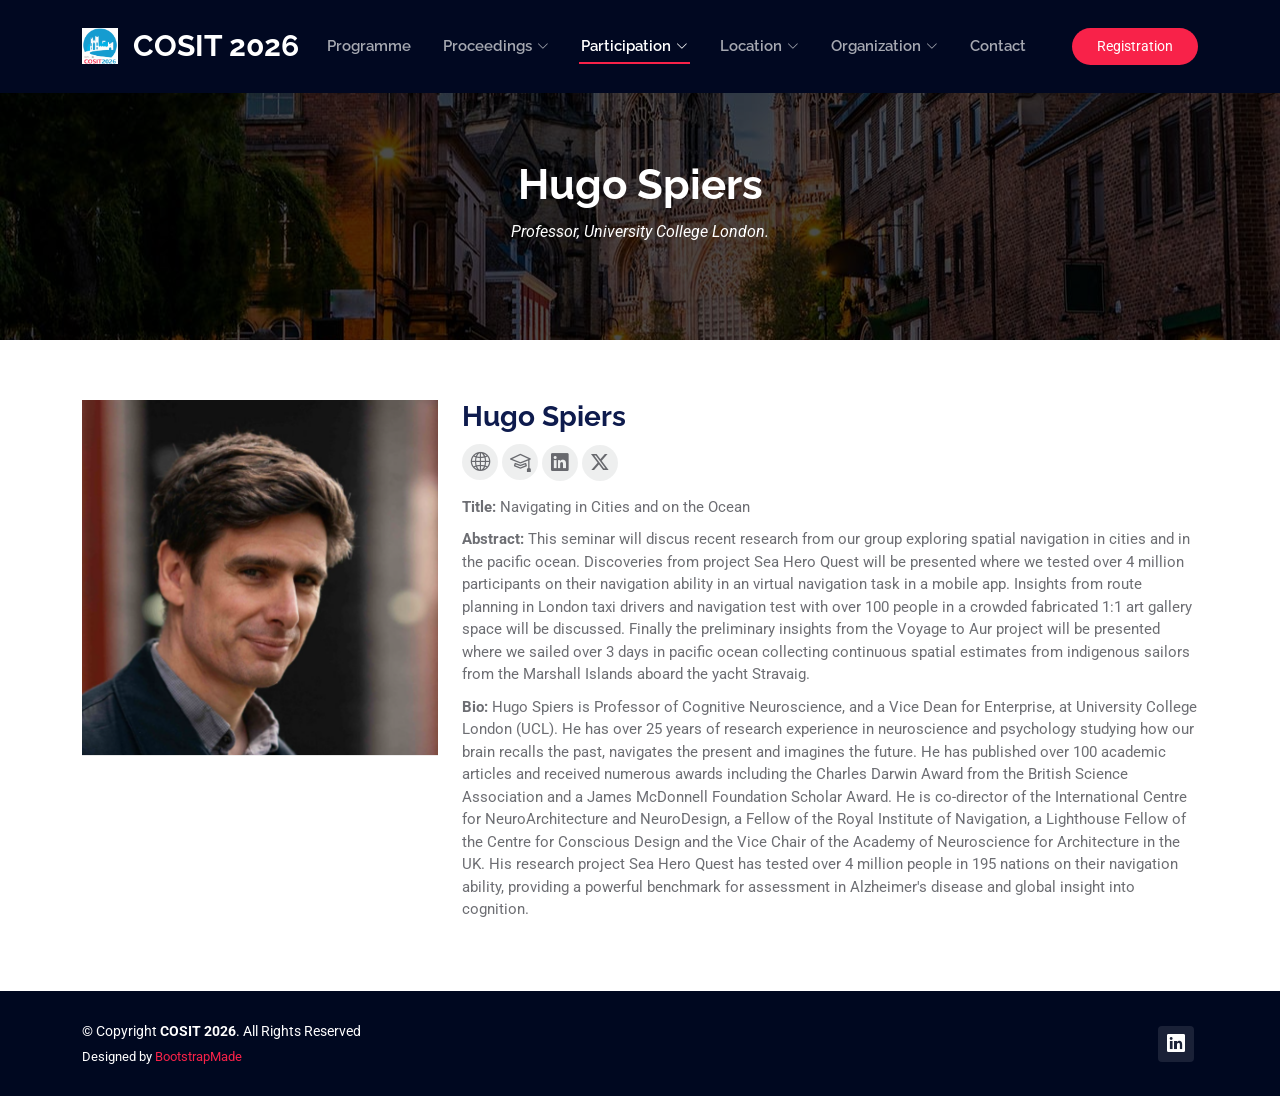
<file: hugo.html>
<!DOCTYPE html>
<html lang="en">

<head>
    <meta charset="utf-8">
    <meta content="width=device-width, initial-scale=1.0" name="viewport">
    <title>The 17th Conference on Spatial Information Theory (COSIT 2026)</title>
    <meta name="description" content="">
    <meta name="keywords" content="">

    <!-- Favicons -->
    <link href="assets/img/cosit2026_logo.png" rel="icon">
    <link href="assets/img/cosit2026_logo.png" rel="apple-touch-icon">

    <!-- Fonts -->
    <link href="https://fonts.googleapis.com" rel="preconnect">
    <link href="https://fonts.gstatic.com" rel="preconnect" crossorigin>
    <link
        href="https://fonts.googleapis.com/css2?family=Roboto:ital,wght@0,100;0,300;0,400;0,500;0,700;0,900;1,100;1,300;1,400;1,500;1,700;1,900&family=Raleway:ital,wght@0,100;0,200;0,300;0,400;0,500;0,600;0,700;0,800;0,900;1,100;1,200;1,300;1,400;1,500;1,600;1,700;1,800;1,900&display=swap"
        rel="stylesheet">

    <!-- Vendor CSS Files -->
    <link href="assets/vendor/bootstrap/css/bootstrap.min.css" rel="stylesheet">
    <link href="assets/vendor/bootstrap-icons/bootstrap-icons.css" rel="stylesheet">
    <link href="assets/vendor/aos/aos.css" rel="stylesheet">
    <link href="assets/vendor/glightbox/css/glightbox.min.css" rel="stylesheet">
    <link href="assets/vendor/swiper/swiper-bundle.min.css" rel="stylesheet">

    <!-- Main CSS File -->
    <link href="assets/css/main.css" rel="stylesheet">

    <!-- =======================================================
  * Template Name: TheEvent
  * Template URL: https://bootstrapmade.com/theevent-conference-event-bootstrap-template/
  * Updated: Aug 07 2024 with Bootstrap v5.3.3
  * Author: BootstrapMade.com
  * License: https://bootstrapmade.com/license/
  ======================================================== -->
</head>

<body class="speaker-details-page">

    <header id="header" class="header d-flex align-items-center fixed-top">
        <div class="container-fluid container-xl position-relative d-flex align-items-center">

            <a href="/" class="logo d-flex align-items-center me-auto">
                <!-- <img src="assets/img/logo_cosit.png" alt=""> -->
                <h1 class="d-flex align-items-center"><img src='assets/img/cosit2026_logo.png'>&nbsp;COSIT 2026</h1>
                <!-- Uncomment the line below if you also wish to use an text logo -->
                <!-- <h1 class="sitename">TheEvent</h1>  -->
            </a>

            <nav id="navmenu" class="navmenu">
                <ul>
                    <!-- <li><a href="/">Home<br></a></li> -->
                    <li><a href="programme.html">Programme</a></li>
                              <li class="dropdown"><a href="#"><span>Proceedings</span> <i
                class="bi bi-chevron-down toggle-dropdown"></i></a>
            <ul>
              <li><a href="https://drops.dagstuhl.de/entities/volume/LIPIcs-volume-393" target="_blank">Offical Conference Proceedings</a></li>
              <li><a href="https://zenodo.org/communities/cosit2026-posters" target="_blank">Poster Repository</a></li>
              <li><a href="https://zenodo.org/communities/cosit2026-doctoral" target="_blank">Doctoral Mentorship Repository</a></li>
            </ul>
                    <li class="dropdown"><a href="#" class="active"><span>Participation</span> <i
                                class="bi bi-chevron-down toggle-dropdown"></i></a>
                        <ul>
                            <li><a href="/#speakers">Keynote Speakers</a></li>
                            <li><a href="/#cfp">Call for Papers</a></li>
                            <li><a href="/#papers">Accepted Papers</a></li>
                            <!-- <li><a href="/#submissions">Submissions</a></li> -->
                            <li><a href="/#thematic">Thematic Sessions</a></li>
                            <li><a href="/#doctoral">Doctoral Mentoring Programme</a></li>
                            <li><a href="/#dates">Important Dates</a></li>
                            <li><a href="/#register">Registration</a></li>
                            <li><a href="#conduct">Code of Conduct</a></li>
                        </ul>
                    </li>
                    <li class="dropdown"><a href="#"><span>Location</span> <i
                                class="bi bi-chevron-down toggle-dropdown"></i></a>
                        <ul>
                            <li><a href="/#york">York</a></li>
                            <li><a href="/#venue">Conference Venue</a></li>
                            <li><a href="/#transport">Transportation</a></li>
                            <li><a href="/#hotels">Accommodations</a></li>
                            <li><a href="/#visa">Visa Information</a></li>
                        </ul>
                    </li>
                    <li class="dropdown"><a href="#"><span>Organization</span> <i
                                class="bi bi-chevron-down toggle-dropdown"></i></a>
                        <ul>
                            <li><a href="/#org-com">Organizing Committee</a></li>
                            <li><a href="/#pro-com">Programme Committee</a></li>
                            <li><a href="/#sponsors">Sponsors</a></li>
                            <li><a href="https://geosensor.net/cositseries/" target="_blank">Conference Series</a></li>
                        </ul>
                    </li>
                    <li><a href="/#contact">Contact</a></li>
                    <li class="d-xl-none"><a class="cta-btn" href="/#register">Registration</a></li>
                </ul>
                <i class="mobile-nav-toggle d-xl-none bi bi-list"></i>
            </nav>

            <a class="cta-btn d-none d-xl-block" href="/#register">Registration</a>

        </div>
    </header>

    <main class="main">

        <!-- Page Title -->
        <div id="page-title-bg" class="page-title" data-aos="fade">
            <div class="container position-relative">
                <h1>Hugo Spiers</h1>
                <p><em>Professor, University College London.</em></p>
                <!-- <nav class="breadcrumbs">
          <ol>
            <li><a href="index.html">Home</a></li>
            <li class="current">Speaker Details</li>
          </ol>
        </nav> -->
            </div>
        </div><!-- End Page Title -->

        <!-- Events Section -->
        <section id="events" class="events section">

            <div class="container" data-aos="fade-up" data-aos-delay="100">

                <div class="row">
                    <div class="col-md-4">
                        <img src="assets/img/speakers/hugo.png" alt="Speaker" class="img-fluid">
                    </div>

                    <div class="col-md-8">
                        <div class="details">
                            <h2>Hugo Spiers</h2>
                            <div class="social">
                                <a href="https://profiles.ucl.ac.uk/2293-hugo-spiers" target="_blank"
                                    rel="noopener noreferrer"><i class="bi bi-globe2" style="font-size: 1.2em;"></i></a>
                                <a href="https://scholar.google.com/citations?user=EmUb9kkAAAAJ&hl=en" target="_blank"
                                    rel="noopener noreferrer"><i class="bi bi-mortarboard"
                                        style="font-size: 1.3em;"></i></a>
                                <a href="https://www.linkedin.com/in/hugo-spiers-66b17124/" target="_blank"
                                    rel="noopener noreferrer"><i class="bi bi-linkedin"
                                        style="font-size: 1.1em;"></i></a>
                                <a href="https://x.com/hugospiers" target="_blank" rel="noopener noreferrer"><i
                                        class="bi bi-twitter-x" style="font-size: 1.1em;"></i></a>
                            </div>
                            <p><strong>Title:</strong> Navigating in Cities and on the Ocean</p>
                            <p><strong>Abstract:</strong> This seminar will discus recent research from our group exploring spatial navigation in cities and in the pacific ocean. Discoveries from project Sea Hero Quest will be presented where we tested over 4 million participants on their navigation ability in an virtual navigation task in a mobile app. Insights from route planning in London taxi drivers and navigation test with over 100 people in a crowded fabricated 1:1 art gallery space will be discussed. Finally the preliminary insights from the Voyage to Aur project will be presented where we sailed over 3 days in pacific ocean collecting continuous spatial estimates from indigenous sailors from the Marshall Islands aboard the yacht Stravaig. <br></p>

                            <p><strong>Bio:</strong> Hugo Spiers is Professor of Cognitive Neuroscience, and a  Vice Dean for Enterprise, at University College London (UCL). He has over 25 years of research experience in neuroscience and psychology studying how our brain recalls the past, navigates the present and imagines the future. He has published over 100 academic articles and received numerous awards including the Charles Darwin Award from the British Science Association and a James McDonnell Foundation Scholar Award. He is co-director of the International Centre for NeuroArchitecture and NeuroDesign, a Fellow of the Royal Institute of Navigation, a Lighthouse Fellow of the Centre for Conscious Design and the Vice Chair of the Academy of Neuroscience for Architecture in the UK. His research project  Sea Hero Quest has tested over 4 million people in 195 nations on their navigation ability, providing a powerful benchmark for assessment in Alzheimer's disease and global insight into cognition.</p>
                        </div>
                    </div>

                </div>

            </div>

        </section><!-- /Events Section -->

    </main>

    <footer id="footer" class="footer dark-background">

        <div class="copyright text-center">
            <div
                class="container d-flex flex-column flex-lg-row justify-content-center justify-content-lg-between align-items-center">

                <div class="d-flex flex-column align-items-center align-items-lg-start">
                    <div>
                        © Copyright <strong><span>COSIT 2026</span></strong>. All Rights Reserved
                    </div>
                    <div class="credits">
                        <!-- All the links in the footer should remain intact. -->
                        <!-- You can delete the links only if you purchased the pro version. -->
                        <!-- Licensing information: https://bootstrapmade.com/license/ -->
                        <!-- Purchase the pro version with working PHP/AJAX contact form: https://bootstrapmade.com/herobiz-bootstrap-business-template/ -->
                        Designed by <a href="https://bootstrapmade.com/" target="_blank" rel="noopener noreferrer">BootstrapMade</a>
                    </div>
                </div>

                <div class="social-links order-first order-lg-last mb-3 mb-lg-0">
                    <a href="https://www.linkedin.com/company/cosit2026/" target="_blank" rel="noopener noreferrer">
                        <i class="bi bi-linkedin"></i>
                    </a>
                </div>

            </div>
        </div>

    </footer>

    <!-- Scroll Top -->
    <a href="#" id="scroll-top" class="scroll-top d-flex align-items-center justify-content-center"><i
            class="bi bi-arrow-up-short"></i></a>

    <!-- Preloader -->
    <div id="preloader"></div>

    <!-- Vendor JS Files -->
    <script src="assets/vendor/bootstrap/js/bootstrap.bundle.min.js"></script>
    <script src="assets/vendor/php-email-form/validate.js"></script>
    <script src="assets/vendor/aos/aos.js"></script>
    <script src="assets/vendor/glightbox/js/glightbox.min.js"></script>
    <script src="assets/vendor/swiper/swiper-bundle.min.js"></script>

    <!-- Main JS File -->
    <script src="assets/js/main.js"></script>

</body>

</html>
</file>
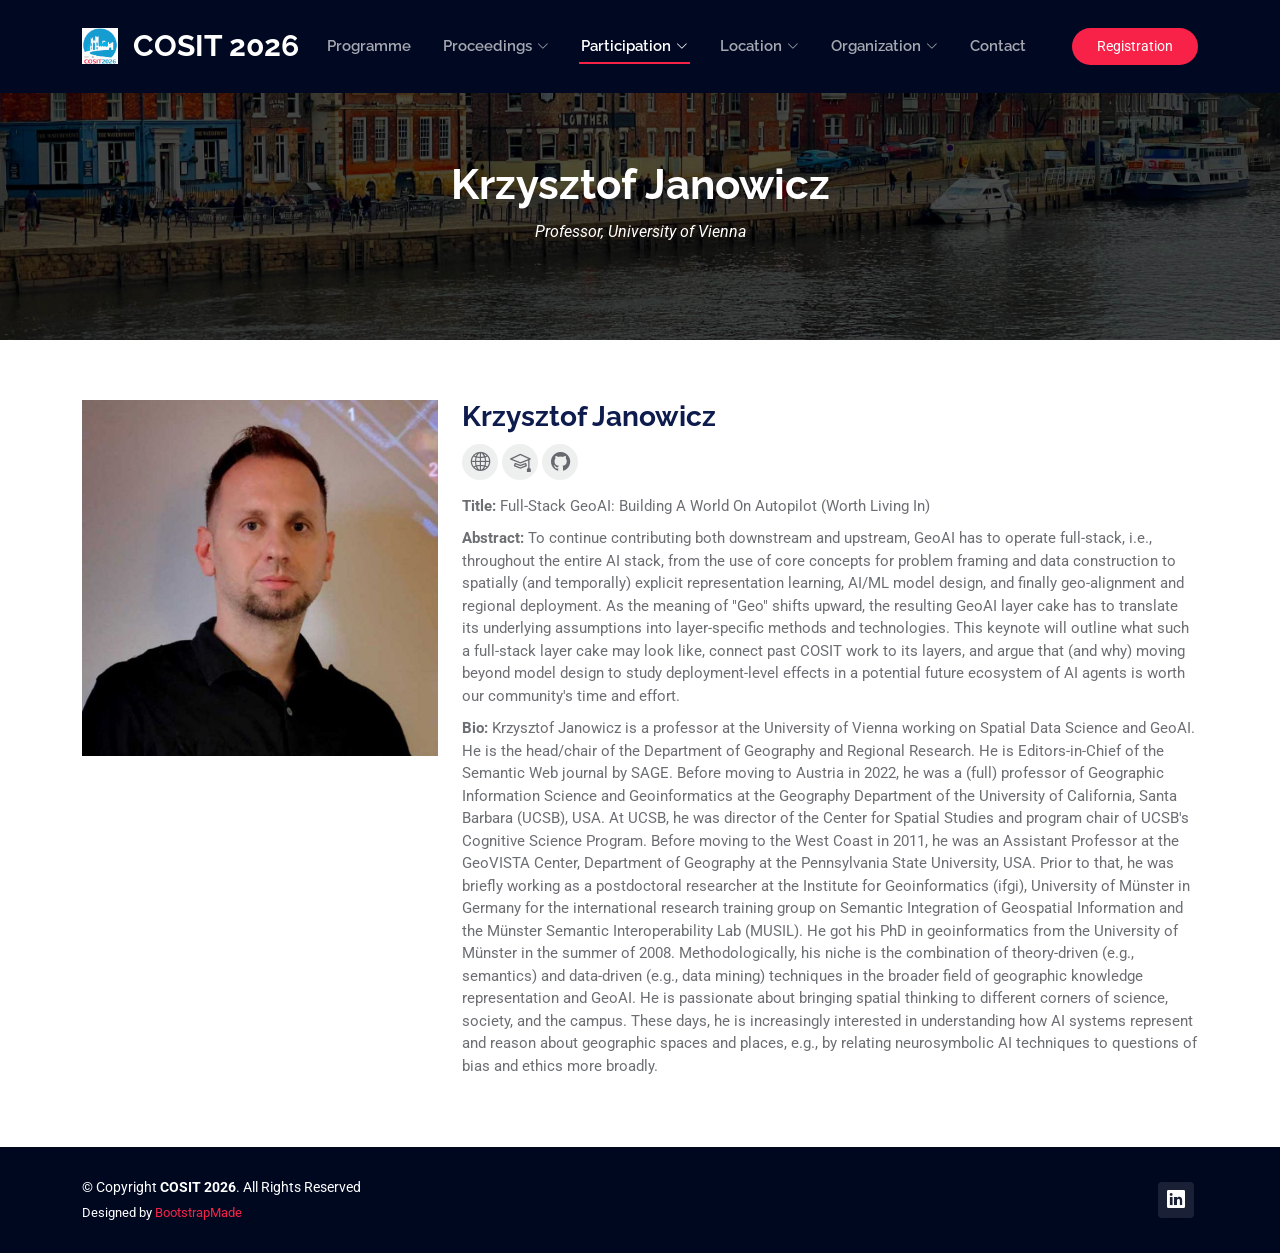
<file: krzysztof.html>
<!DOCTYPE html>
<html lang="en">

<head>
    <meta charset="utf-8">
    <meta content="width=device-width, initial-scale=1.0" name="viewport">
    <title>The 17th Conference on Spatial Information Theory (COSIT 2026)</title>
    <meta name="description" content="">
    <meta name="keywords" content="">

    <!-- Favicons -->
    <link href="assets/img/cosit2026_logo.png" rel="icon">
    <link href="assets/img/cosit2026_logo.png" rel="apple-touch-icon">

    <!-- Fonts -->
    <link href="https://fonts.googleapis.com" rel="preconnect">
    <link href="https://fonts.gstatic.com" rel="preconnect" crossorigin>
    <link
        href="https://fonts.googleapis.com/css2?family=Roboto:ital,wght@0,100;0,300;0,400;0,500;0,700;0,900;1,100;1,300;1,400;1,500;1,700;1,900&family=Raleway:ital,wght@0,100;0,200;0,300;0,400;0,500;0,600;0,700;0,800;0,900;1,100;1,200;1,300;1,400;1,500;1,600;1,700;1,800;1,900&display=swap"
        rel="stylesheet">

    <!-- Vendor CSS Files -->
    <link href="assets/vendor/bootstrap/css/bootstrap.min.css" rel="stylesheet">
    <link href="assets/vendor/bootstrap-icons/bootstrap-icons.css" rel="stylesheet">
    <link href="assets/vendor/aos/aos.css" rel="stylesheet">
    <link href="assets/vendor/glightbox/css/glightbox.min.css" rel="stylesheet">
    <link href="assets/vendor/swiper/swiper-bundle.min.css" rel="stylesheet">

    <!-- Main CSS File -->
    <link href="assets/css/main.css" rel="stylesheet">

    <!-- =======================================================
  * Template Name: TheEvent
  * Template URL: https://bootstrapmade.com/theevent-conference-event-bootstrap-template/
  * Updated: Aug 07 2024 with Bootstrap v5.3.3
  * Author: BootstrapMade.com
  * License: https://bootstrapmade.com/license/
  ======================================================== -->
</head>

<body class="speaker-details-page">

    <header id="header" class="header d-flex align-items-center fixed-top">
        <div class="container-fluid container-xl position-relative d-flex align-items-center">

            <a href="/" class="logo d-flex align-items-center me-auto">
                <!-- <img src="assets/img/logo_cosit.png" alt=""> -->
                <h1 class="d-flex align-items-center"><img src='assets/img/cosit2026_logo.png'>&nbsp;COSIT 2026</h1>
                <!-- Uncomment the line below if you also wish to use an text logo -->
                <!-- <h1 class="sitename">TheEvent</h1>  -->
            </a>

            <nav id="navmenu" class="navmenu">
                <ul>
                    <!-- <li><a href="/">Home<br></a></li> -->
                    <li><a href="programme.html">Programme</a></li>
                              <li class="dropdown"><a href="#"><span>Proceedings</span> <i
                class="bi bi-chevron-down toggle-dropdown"></i></a>
            <ul>
              <li><a href="https://drops.dagstuhl.de/entities/volume/LIPIcs-volume-393" target="_blank">Offical Conference Proceedings</a></li>
              <li><a href="https://zenodo.org/communities/cosit2026-posters" target="_blank">Poster Repository</a></li>
              <li><a href="https://zenodo.org/communities/cosit2026-doctoral" target="_blank">Doctoral Mentorship Repository</a></li>
            </ul>
                    <li class="dropdown"><a href="#" class="active"><span>Participation</span> <i
                                class="bi bi-chevron-down toggle-dropdown"></i></a>
                        <ul>
                            <li><a href="/#speakers">Keynote Speakers</a></li>
                            <li><a href="/#cfp">Call for Papers</a></li>
                            <li><a href="/#papers">Accepted Papers</a></li>
                            <!-- <li><a href="/#submissions">Submissions</a></li> -->
                            <li><a href="/#thematic">Thematic Sessions</a></li>
                            <li><a href="/#doctoral">Doctoral Mentoring Programme</a></li>
                            <li><a href="/#dates">Important Dates</a></li>
                            <li><a href="/#register">Registration</a></li>
                            <li><a href="#conduct">Code of Conduct</a></li>
                        </ul>
                    </li>
                    <li class="dropdown"><a href="#"><span>Location</span> <i
                                class="bi bi-chevron-down toggle-dropdown"></i></a>
                        <ul>
                            <li><a href="/#york">York</a></li>
                            <li><a href="/#venue">Conference Venue</a></li>
                            <li><a href="/#transport">Transportation</a></li>
                            <li><a href="/#hotels">Accommodations</a></li>
                            <li><a href="/#visa">Visa Information</a></li>
                        </ul>
                    </li>
                    <li class="dropdown"><a href="#"><span>Organization</span> <i
                                class="bi bi-chevron-down toggle-dropdown"></i></a>
                        <ul>
                            <li><a href="/#org-com">Organizing Committee</a></li>
                            <li><a href="/#pro-com">Programme Committee</a></li>
                            <li><a href="/#sponsors">Sponsors</a></li>
                            <li><a href="https://geosensor.net/cositseries/" target="_blank">Conference Series</a></li>
                        </ul>
                    </li>
                    <li><a href="/#contact">Contact</a></li>
                    <li class="d-xl-none"><a class="cta-btn" href="/#register">Registration</a></li>
                </ul>
                <i class="mobile-nav-toggle d-xl-none bi bi-list"></i>
            </nav>

            <a class="cta-btn d-none d-xl-block" href="/#register">Registration</a>

        </div>
    </header>

    <main class="main">

        <!-- Page Title -->
        <div id="page-title-bg" class="page-title" data-aos="fade">
            <div class="container position-relative">
                <h1>Krzysztof Janowicz</h1>
                <p><em>Professor, University of Vienna</em></p>
                <!-- <nav class="breadcrumbs">
          <ol>
            <li><a href="index.html">Home</a></li>
            <li class="current">Speaker Details</li>
          </ol>
        </nav> -->
            </div>
        </div><!-- End Page Title -->

        <!-- Events Section -->
        <section id="events" class="events section">

            <div class="container" data-aos="fade-up" data-aos-delay="100">

                <div class="row">
                    <div class="col-md-4">
                        <img src="assets/img/speakers/krzysztof.jpg" alt="Speaker" class="img-fluid">
                    </div>

                    <div class="col-md-8">
                        <div class="details">
                            <h2>Krzysztof Janowicz</h2>
                            <div class="social">
                                <a href="https://ufind.univie.ac.at/de/person.html?id=1001662" target="_blank"
                                    rel="noopener noreferrer"><i class="bi bi-globe2" style="font-size: 1.2em;"></i></a>
                                <a href="https://scholar.google.com/citations?user=6B2Z9vAAAAAJ&hl=en" target="_blank"
                                    rel="noopener noreferrer"><i class="bi bi-mortarboard"
                                        style="font-size: 1.3em;"></i></a>
                                <a href="https://github.com/kjano" target="_blank" rel="noopener noreferrer"><i
                                        class="bi bi-github" style="font-size: 1.2em;"></i></a>
                            </div>
                            <p><strong>Title:</strong> Full-Stack GeoAI: Building A World On Autopilot (Worth Living
                                In)<br></p>
                            <p><strong>Abstract:</strong> To continue contributing both downstream and upstream, GeoAI
                                has to
                                operate full-stack, i.e., throughout the entire AI stack, from the use
                                of core concepts for problem framing and data construction to
                                spatially (and temporally) explicit representation learning, AI/ML
                                model design, and finally geo-alignment and regional deployment. As
                                the meaning of "Geo" shifts upward, the resulting GeoAI layer cake has
                                to translate its underlying assumptions into layer-specific methods
                                and technologies. This keynote will outline what such a full-stack
                                layer cake may look like, connect past COSIT work to its layers, and
                                argue that (and why) moving beyond model design to study
                                deployment-level effects in a potential future ecosystem of AI agents
                                is worth our community's time and effort.
                                <br>
                            </p>

                            <p><strong>Bio:</strong> Krzysztof Janowicz is a professor at the University of Vienna
                                working on Spatial Data Science and GeoAI. He is the head/chair of the Department of
                                Geography and Regional Research. He is Editors-in-Chief of the Semantic Web journal by
                                SAGE. Before moving to Austria in 2022, he was a (full) professor of Geographic
                                Information Science and Geoinformatics at the Geography Department of the University of
                                California, Santa Barbara (UCSB), USA. At UCSB, he was director of the Center for
                                Spatial
                                Studies and program chair of UCSB's Cognitive Science Program. Before moving to the West
                                Coast in 2011, he was an Assistant Professor at the GeoVISTA Center, Department of
                                Geography at the Pennsylvania State University, USA. Prior to that, he was briefly
                                working as a postdoctoral researcher at the Institute for Geoinformatics (ifgi),
                                University of Münster in Germany for the international research training group on
                                Semantic Integration of Geospatial Information and the Münster Semantic Interoperability
                                Lab (MUSIL). He got his PhD in geoinformatics from the University of Münster in the
                                summer
                                of 2008. Methodologically, his niche is the combination of theory-driven (e.g.,
                                semantics) and data-driven (e.g., data mining) techniques in the broader field of
                                geographic knowledge representation and GeoAI. He is passionate about bringing spatial
                                thinking to different corners of science, society, and the campus. These days, he is
                                increasingly interested in understanding how AI systems represent and reason about
                                geographic spaces and places, e.g., by relating neurosymbolic AI techniques to questions
                                of bias and ethics more broadly.</p>
                        </div>
                    </div>

                </div>

            </div>

        </section><!-- /Events Section -->

    </main>

    <footer id="footer" class="footer dark-background">

        <div class="copyright text-center">
            <div
                class="container d-flex flex-column flex-lg-row justify-content-center justify-content-lg-between align-items-center">

                <div class="d-flex flex-column align-items-center align-items-lg-start">
                    <div>
                        © Copyright <strong><span>COSIT 2026</span></strong>. All Rights Reserved
                    </div>
                    <div class="credits">
                        <!-- All the links in the footer should remain intact. -->
                        <!-- You can delete the links only if you purchased the pro version. -->
                        <!-- Licensing information: https://bootstrapmade.com/license/ -->
                        <!-- Purchase the pro version with working PHP/AJAX contact form: https://bootstrapmade.com/herobiz-bootstrap-business-template/ -->
                        Designed by <a href="https://bootstrapmade.com/" target="_blank"
                            rel="noopener noreferrer">BootstrapMade</a>
                    </div>
                </div>

                <div class="social-links order-first order-lg-last mb-3 mb-lg-0">
                    <a href="https://www.linkedin.com/company/cosit2026/" target="_blank" rel="noopener noreferrer">
                        <i class="bi bi-linkedin"></i>
                    </a>
                </div>

            </div>
        </div>

    </footer>

    <!-- Scroll Top -->
    <a href="#" id="scroll-top" class="scroll-top d-flex align-items-center justify-content-center"><i
            class="bi bi-arrow-up-short"></i></a>

    <!-- Preloader -->
    <div id="preloader"></div>

    <!-- Vendor JS Files -->
    <script src="assets/vendor/bootstrap/js/bootstrap.bundle.min.js"></script>
    <script src="assets/vendor/php-email-form/validate.js"></script>
    <script src="assets/vendor/aos/aos.js"></script>
    <script src="assets/vendor/glightbox/js/glightbox.min.js"></script>
    <script src="assets/vendor/swiper/swiper-bundle.min.js"></script>

    <!-- Main JS File -->
    <script src="assets/js/main.js"></script>

</body>

</html>
</file>
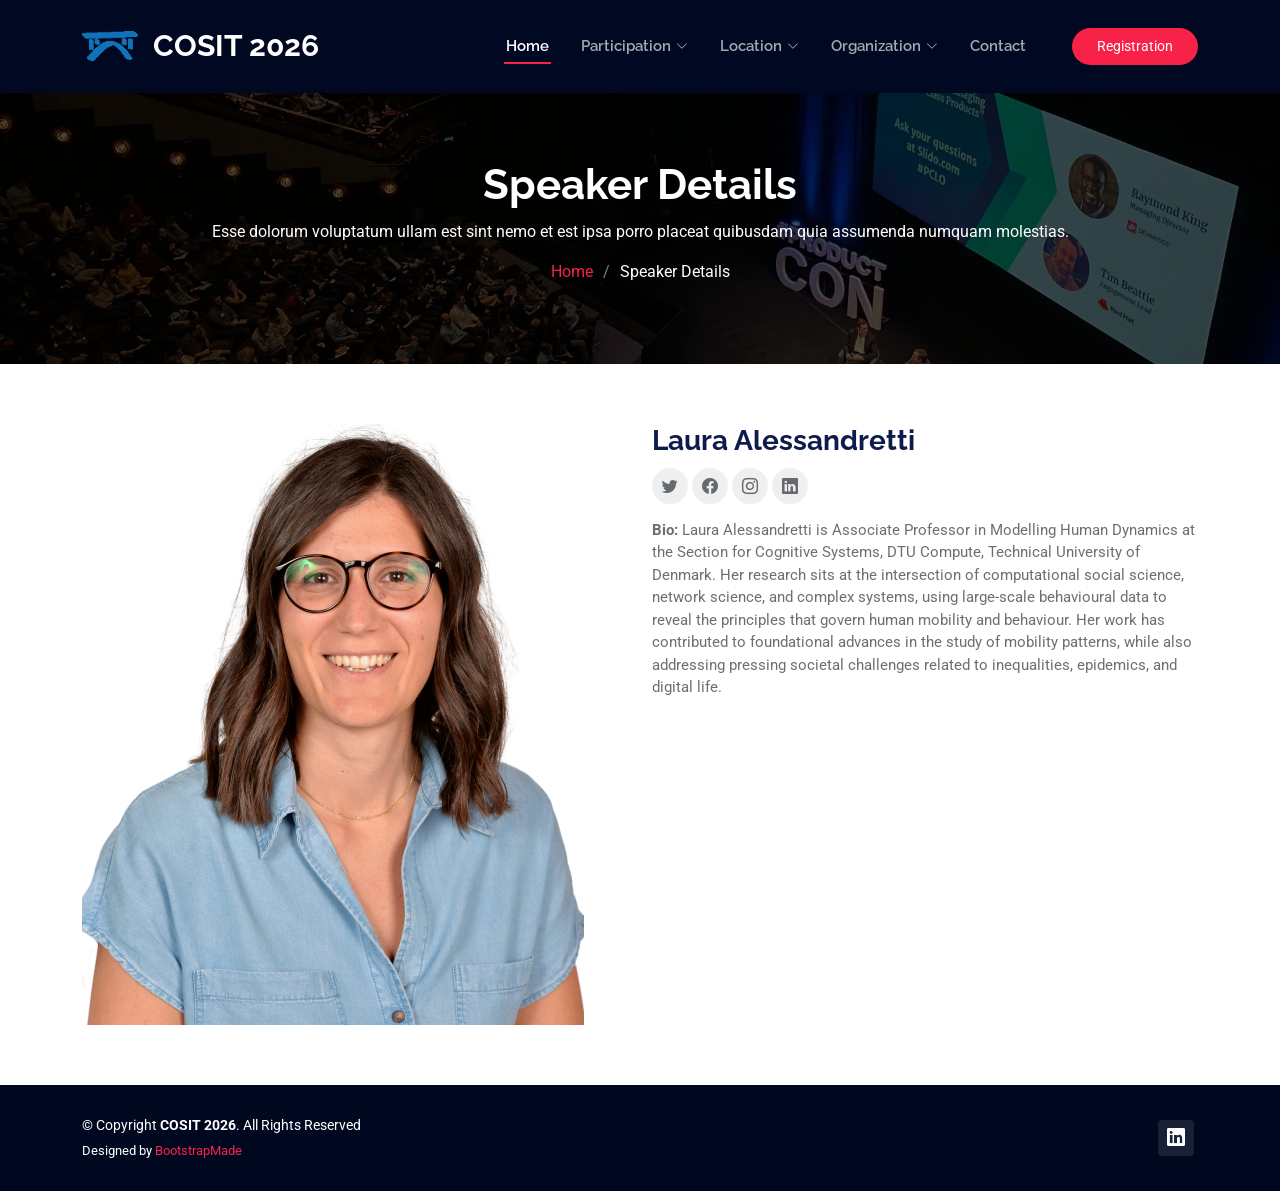
<file: la-details.html>
<!DOCTYPE html>
<html lang="en">

<head>
  <meta charset="utf-8">
  <meta content="width=device-width, initial-scale=1.0" name="viewport">
  <title>The 17th Conference on Spatial Information Theory (COSIT 2026)</title>
  <meta name="description" content="">
  <meta name="keywords" content="">

  <!-- Favicons -->
  <link href="assets/img/logo.png" rel="icon">
  <link href="assets/img/apple-touch-icon.png" rel="apple-touch-icon">

  <!-- Fonts -->
  <link href="https://fonts.googleapis.com" rel="preconnect">
  <link href="https://fonts.gstatic.com" rel="preconnect" crossorigin>
  <link
    href="https://fonts.googleapis.com/css2?family=Roboto:ital,wght@0,100;0,300;0,400;0,500;0,700;0,900;1,100;1,300;1,400;1,500;1,700;1,900&family=Raleway:ital,wght@0,100;0,200;0,300;0,400;0,500;0,600;0,700;0,800;0,900;1,100;1,200;1,300;1,400;1,500;1,600;1,700;1,800;1,900&display=swap"
    rel="stylesheet">

  <!-- Vendor CSS Files -->
  <link href="assets/vendor/bootstrap/css/bootstrap.min.css" rel="stylesheet">
  <link href="assets/vendor/bootstrap-icons/bootstrap-icons.css" rel="stylesheet">
  <link href="assets/vendor/aos/aos.css" rel="stylesheet">
  <link href="assets/vendor/glightbox/css/glightbox.min.css" rel="stylesheet">
  <link href="assets/vendor/swiper/swiper-bundle.min.css" rel="stylesheet">

  <!-- Main CSS File -->
  <link href="assets/css/main.css" rel="stylesheet">

  <!-- =======================================================
  * Template Name: TheEvent
  * Template URL: https://bootstrapmade.com/theevent-conference-event-bootstrap-template/
  * Updated: Aug 07 2024 with Bootstrap v5.3.3
  * Author: BootstrapMade.com
  * License: https://bootstrapmade.com/license/
  ======================================================== -->
</head>

<body class="speaker-details-page">

  <header id="header" class="header d-flex align-items-center fixed-top">
    <div class="container-fluid container-xl position-relative d-flex align-items-center">

      <a href="index.html" class="logo d-flex align-items-center me-auto">
        <!-- <img src="assets/img/logo_cosit.png" alt=""> -->
        <h1 class="d-flex align-items-center"><img src='assets/img/logo.png'>&nbsp;COSIT 2026</h1>
        <!-- Uncomment the line below if you also wish to use an text logo -->
        <!-- <h1 class="sitename">TheEvent</h1>  -->
      </a>

      <nav id="navmenu" class="navmenu">
        <ul>
          <li><a href="#hero" class="active">Home<br></a></li>
          <!-- <li><a href="#schedule">Program</a></li> -->
          <li class="dropdown"><a href="#"><span>Participation</span> <i
                class="bi bi-chevron-down toggle-dropdown"></i></a>
            <ul>
              <li><a href="#speakers">Keynote Speakers</a></li>
              <li><a href="#cfp">Call for Papers</a></li>
              <li><a href="#submissions">Submissions</a></li>
              <li><a href="#thematic">Thematic Sessions</a></li>
              <li><a href="#doctoral">Doctoral Mentoring Programme</a></li>
              <li><a href="#dates">Important Dates</a></li>
              <li><a href="#register">Registration</a></li>
            </ul>
          </li>
          <li class="dropdown"><a href="#"><span>Location</span> <i class="bi bi-chevron-down toggle-dropdown"></i></a>
            <ul>
              <li><a href="#york">York</a></li>
              <li><a href="#venue">Conference Venue</a></li>
              <li><a href="#transport">Transportation</a></li>
              <li><a href="#hotels">Accommodations</a></li>
              <li><a href="#visa">Visa Information</a></li>
              <!-- <li><a href="#gallery">Gallery</a></li> -->
            </ul>
          </li>
          <li class="dropdown"><a href="#"><span>Organization</span> <i
                class="bi bi-chevron-down toggle-dropdown"></i></a>
            <ul>
              <li><a href="#org-com">Organizing Committee</a></li>
              <li><a href="#pro-com">Programme Committee</a></li>
              <li><a href="#sponsors">Sponsors</a></li>
              <li><a href="https://geosensor.net/cositseries/" target="_blank">Conference Series</a></li>
              <!-- <li><a href="#gallery">Gallery</a></li> -->
            </ul>
          </li>
          <!-- <li class="dropdown"><a href="#"><span>Dropdown</span> <i class="bi bi-chevron-down toggle-dropdown"></i></a>
            <ul>
              <li><a href="#">Dropdown 1</a></li>
              <li class="dropdown"><a href="#"><span>Deep Dropdown</span> <i class="bi bi-chevron-down toggle-dropdown"></i></a>
                <ul>
                  <li><a href="#">Deep Dropdown 1</a></li>
                  <li><a href="#">Deep Dropdown 2</a></li>
                  <li><a href="#">Deep Dropdown 3</a></li>
                  <li><a href="#">Deep Dropdown 4</a></li>
                  <li><a href="#">Deep Dropdown 5</a></li>
                </ul>
              </li>
              <li><a href="#">Dropdown 2</a></li>
              <li><a href="#">Dropdown 3</a></li>
              <li><a href="#">Dropdown 4</a></li>
            </ul>
          </li> -->
          <li><a href="#contact">Contact</a></li>
          <li class="d-xl-none"><a class="cta-btn" href="#register">Registration</a></li>
        </ul>
        <i class="mobile-nav-toggle d-xl-none bi bi-list"></i>
      </nav>

      <a class="cta-btn d-none d-xl-block" href="#register">Registration</a>

    </div>
  </header>

  <main class="main">

    <!-- Page Title -->
    <div class="page-title" data-aos="fade" style="background-image: url(assets/img/page-title-bg.webp);">
      <div class="container position-relative">
        <h1>Speaker Details</h1>
        <p>Esse dolorum voluptatum ullam est sint nemo et est ipsa porro placeat quibusdam quia assumenda numquam molestias.</p>
        <nav class="breadcrumbs">
          <ol>
            <li><a href="index.html">Home</a></li>
            <li class="current">Speaker Details</li>
          </ol>
        </nav>
      </div>
    </div><!-- End Page Title -->

    <!-- Events Section -->
    <section id="events" class="events section">

      <div class="container" data-aos="fade-up" data-aos-delay="100">

        <div class="row">
          <div class="col-md-6">
            <img src="assets/img/speakers/Laura.png" alt="Speaker" class="img-fluid">
          </div>

          <div class="col-md-6">
            <div class="details">
              <h2>Laura Alessandretti</h2>
              <div class="social">
                <a href=""><i class="bi bi-twitter"></i></a>
                <a href=""><i class="bi bi-facebook"></i></a>
                <a href=""><i class="bi bi-instagram"></i></a>
                <a href=""><i class="bi bi-linkedin"></i></a>
              </div>
              <p><strong>Bio:</strong> Laura Alessandretti is Associate Professor in Modelling Human Dynamics at the Section for Cognitive Systems, DTU Compute, Technical University of Denmark. 
                Her research sits at the intersection of computational social science, network science, and complex systems, using large-scale behavioural data to reveal the principles that govern 
                human mobility and behaviour. Her work has contributed to foundational advances in the study of mobility patterns, while also addressing pressing societal challenges related to 
                inequalities, epidemics, and digital life.</p>
            </div>
          </div>

        </div>

      </div>

    </section><!-- /Events Section -->

  </main>

    <footer id="footer" class="footer dark-background">

    <!-- <div class="footer-top">
      <div class="container">
        <div class="row gy-4">
          <div class="col-lg-4 col-md-6 footer-about">
            <a href="index.html" class="logo d-flex align-items-center">
              <span class="sitename">TheEvent</span>
            </a>
            <div class="footer-contact pt-3">
              <p>A108 Adam Street</p>
              <p>New York, NY 535022</p>
              <p class="mt-3"><strong>Phone:</strong> <span>+1 5589 55488 55</span></p>
              <p><strong>Email:</strong> <span>info@example.com</span></p>
            </div>
          </div> -->

    <!-- <div class="col-lg-2 col-md-3 footer-links">
            <h4>Useful Links</h4>
            <ul>
              <li><a href="#">Home</a></li>
              <li><a href="#">About us</a></li>
              <li><a href="#">Services</a></li>
              <li><a href="#">Terms of service</a></li>
              <li><a href="#">Privacy policy</a></li>
            </ul>
          </div> -->

    <!-- <div class="col-lg-2 col-md-3 footer-links">
            <h4>Our Services</h4>
            <ul>
              <li><a href="#">Web Design</a></li>
              <li><a href="#">Web Development</a></li>
              <li><a href="#">Product Management</a></li>
              <li><a href="#">Marketing</a></li>
              <li><a href="#">Graphic Design</a></li>
            </ul>
          </div>

          <div class="col-lg-2 col-md-3 footer-links">
            <h4>Hic solutasetp</h4>
            <ul>
              <li><a href="#">Molestiae accusamus iure</a></li>
              <li><a href="#">Excepturi dignissimos</a></li>
              <li><a href="#">Suscipit distinctio</a></li>
              <li><a href="#">Dilecta</a></li>
              <li><a href="#">Sit quas consectetur</a></li>
            </ul>
          </div>

          <div class="col-lg-2 col-md-3 footer-links">
            <h4>Nobis illum</h4>
            <ul>
              <li><a href="#">Ipsam</a></li>
              <li><a href="#">Laudantium dolorum</a></li>
              <li><a href="#">Dinera</a></li>
              <li><a href="#">Trodelas</a></li>
              <li><a href="#">Flexo</a></li>
            </ul>
          </div> -->

    </div>
    </div>
    </div>

    <div class="copyright text-center">
      <div
        class="container d-flex flex-column flex-lg-row justify-content-center justify-content-lg-between align-items-center">

        <div class="d-flex flex-column align-items-center align-items-lg-start">
          <div>
            © Copyright <strong><span>COSIT 2026</span></strong>. All Rights Reserved
          </div>
          <div class="credits">
            <!-- All the links in the footer should remain intact. -->
            <!-- You can delete the links only if you purchased the pro version. -->
            <!-- Licensing information: https://bootstrapmade.com/license/ -->
            <!-- Purchase the pro version with working PHP/AJAX contact form: https://bootstrapmade.com/herobiz-bootstrap-business-template/ -->
            Designed by <a href="https://bootstrapmade.com/">BootstrapMade</a>
          </div>
        </div>

        <div class="social-links order-first order-lg-last mb-3 mb-lg-0">
          <a href="https://www.linkedin.com/company/cosit2026/" target="_blank" rel="noopener noreferrer">
            <i class="bi bi-linkedin"></i>
          </a>
        </div>

      </div>
    </div>

  </footer>

  <!-- Scroll Top -->
  <a href="#" id="scroll-top" class="scroll-top d-flex align-items-center justify-content-center"><i class="bi bi-arrow-up-short"></i></a>

  <!-- Preloader -->
  <div id="preloader"></div>

  <!-- Vendor JS Files -->
  <script src="assets/vendor/bootstrap/js/bootstrap.bundle.min.js"></script>
  <script src="assets/vendor/php-email-form/validate.js"></script>
  <script src="assets/vendor/aos/aos.js"></script>
  <script src="assets/vendor/glightbox/js/glightbox.min.js"></script>
  <script src="assets/vendor/swiper/swiper-bundle.min.js"></script>

  <!-- Main JS File -->
  <script src="assets/js/main.js"></script>

</body>

</html>
</file>
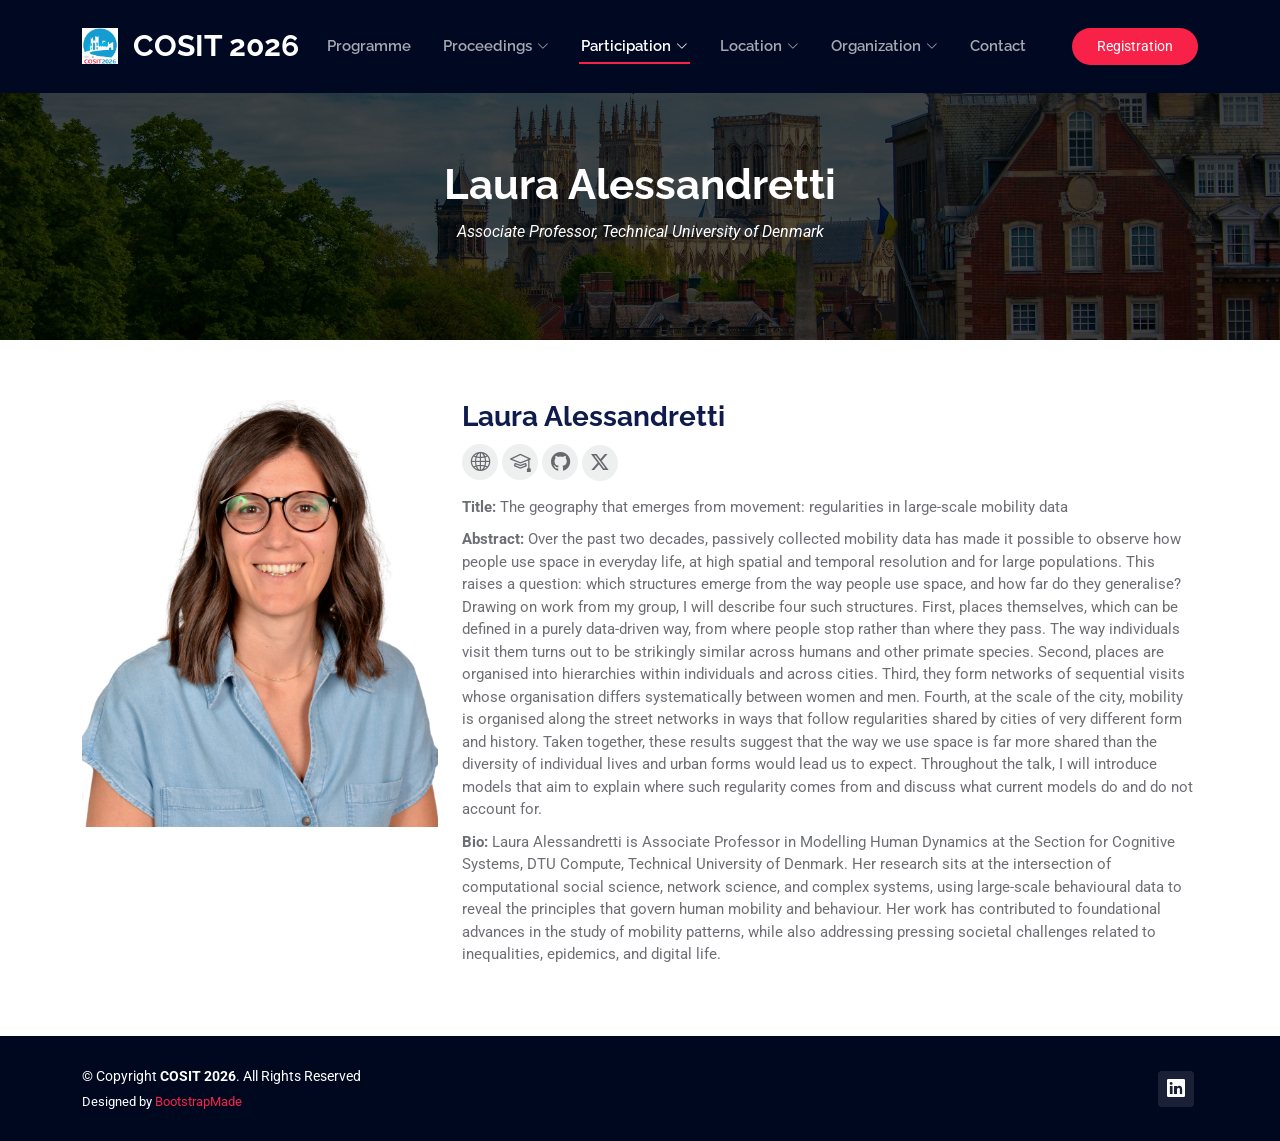
<file: laura.html>
<!DOCTYPE html>
<html lang="en">

<head>
  <meta charset="utf-8">
  <meta content="width=device-width, initial-scale=1.0" name="viewport">
  <title>The 17th Conference on Spatial Information Theory (COSIT 2026)</title>
  <meta name="description" content="">
  <meta name="keywords" content="">

  <!-- Favicons -->
  <link href="assets/img/cosit2026_logo.png" rel="icon">
  <link href="assets/img/cosit2026_logo.png" rel="apple-touch-icon">

  <!-- Fonts -->
  <link href="https://fonts.googleapis.com" rel="preconnect">
  <link href="https://fonts.gstatic.com" rel="preconnect" crossorigin>
  <link
    href="https://fonts.googleapis.com/css2?family=Roboto:ital,wght@0,100;0,300;0,400;0,500;0,700;0,900;1,100;1,300;1,400;1,500;1,700;1,900&family=Raleway:ital,wght@0,100;0,200;0,300;0,400;0,500;0,600;0,700;0,800;0,900;1,100;1,200;1,300;1,400;1,500;1,600;1,700;1,800;1,900&display=swap"
    rel="stylesheet">

  <!-- Vendor CSS Files -->
  <link href="assets/vendor/bootstrap/css/bootstrap.min.css" rel="stylesheet">
  <link href="assets/vendor/bootstrap-icons/bootstrap-icons.css" rel="stylesheet">
  <link href="assets/vendor/aos/aos.css" rel="stylesheet">
  <link href="assets/vendor/glightbox/css/glightbox.min.css" rel="stylesheet">
  <link href="assets/vendor/swiper/swiper-bundle.min.css" rel="stylesheet">

  <!-- Main CSS File -->
  <link href="assets/css/main.css" rel="stylesheet">

  <!-- =======================================================
  * Template Name: TheEvent
  * Template URL: https://bootstrapmade.com/theevent-conference-event-bootstrap-template/
  * Updated: Aug 07 2024 with Bootstrap v5.3.3
  * Author: BootstrapMade.com
  * License: https://bootstrapmade.com/license/
  ======================================================== -->
</head>

<body class="speaker-details-page">

  <header id="header" class="header d-flex align-items-center fixed-top">
    <div class="container-fluid container-xl position-relative d-flex align-items-center">

      <a href="/" class="logo d-flex align-items-center me-auto">
        <!-- <img src="assets/img/logo_cosit.png" alt=""> -->
        <h1 class="d-flex align-items-center"><img src='assets/img/cosit2026_logo.png'>&nbsp;COSIT 2026</h1>
        <!-- Uncomment the line below if you also wish to use an text logo -->
        <!-- <h1 class="sitename">TheEvent</h1>  -->
      </a>

      <nav id="navmenu" class="navmenu">
        <ul>
          <!-- <li><a href="/">Home<br></a></li> -->
          <li><a href="programme.html">Programme</a></li>
                    <li class="dropdown"><a href="#"><span>Proceedings</span> <i
                class="bi bi-chevron-down toggle-dropdown"></i></a>
            <ul>
              <li><a href="https://drops.dagstuhl.de/entities/volume/LIPIcs-volume-393" target="_blank">Offical Conference Proceedings</a></li>
              <li><a href="https://zenodo.org/communities/cosit2026-posters" target="_blank">Poster Repository</a></li>
              <li><a href="https://zenodo.org/communities/cosit2026-doctoral" target="_blank">Doctoral Mentorship Repository</a></li>
            </ul>
          <li class="dropdown"><a href="#" class="active"><span>Participation</span> <i
                class="bi bi-chevron-down toggle-dropdown"></i></a>
            <ul>
              <li><a href="/#speakers">Keynote Speakers</a></li>
              <li><a href="/#cfp">Call for Papers</a></li>
              <li><a href="/#papers">Accepted Papers</a></li>
              <!-- <li><a href="/#submissions">Submissions</a></li> -->
              <li><a href="/#thematic">Thematic Sessions</a></li>
              <li><a href="/#doctoral">Doctoral Mentoring Programme</a></li>
              <li><a href="/#dates">Important Dates</a></li>
              <li><a href="/#register">Registration</a></li>
              <li><a href="#conduct">Code of Conduct</a></li>
            </ul>
          </li>
          <li class="dropdown"><a href="#"><span>Location</span> <i class="bi bi-chevron-down toggle-dropdown"></i></a>
            <ul>
              <li><a href="/#york">York</a></li>
              <li><a href="/#venue">Conference Venue</a></li>
              <li><a href="/#transport">Transportation</a></li>
              <li><a href="/#hotels">Accommodations</a></li>
              <li><a href="/#visa">Visa Information</a></li>
            </ul>
          </li>
          <li class="dropdown"><a href="#"><span>Organization</span> <i
                class="bi bi-chevron-down toggle-dropdown"></i></a>
            <ul>
              <li><a href="/#org-com">Organizing Committee</a></li>
              <li><a href="/#pro-com">Programme Committee</a></li>
              <li><a href="/#sponsors">Sponsors</a></li>
              <li><a href="https://geosensor.net/cositseries/" target="_blank">Conference Series</a></li>
            </ul>
          </li>
          <li><a href="/#contact">Contact</a></li>
          <li class="d-xl-none"><a class="cta-btn" href="/#register">Registration</a></li>
        </ul>
        <i class="mobile-nav-toggle d-xl-none bi bi-list"></i>
      </nav>

      <a class="cta-btn d-none d-xl-block" href="/#register">Registration</a>

    </div>
  </header>

  <main class="main">

    <!-- Page Title -->
    <div id="page-title-bg" class="page-title" data-aos="fade">
      <div class="container position-relative">
        <h1>Laura Alessandretti</h1>
        <p><em>Associate Professor, Technical University of Denmark</em></p>
        <!-- <nav class="breadcrumbs">
          <ol>
            <li><a href="index.html">Home</a></li>
            <li class="current">Speaker Details</li>
          </ol>
        </nav> -->
      </div>
    </div><!-- End Page Title -->

    <!-- Events Section -->
    <section id="events" class="events section">

      <div class="container" data-aos="fade-up" data-aos-delay="100">

        <div class="row">
          <div class="col-md-4">
            <img src="assets/img/speakers/Laura.png" alt="Speaker" class="img-fluid">
          </div>

          <div class="col-md-8">
            <div class="details">
              <h2>Laura Alessandretti</h2>
              <div class="social">
                <a href="https://laura.alessandretti.com/" target="_blank" rel="noopener noreferrer"><i
                    class="bi bi-globe2" style="font-size: 1.2em;"></i></a>
                <a href="https://scholar.google.dk/citations?user=2265XuYAAAAJ&hl=en" target="_blank"
                  rel="noopener noreferrer"><i class="bi bi-mortarboard" style="font-size: 1.3em;"></i></a>
                <a href="https://github.com/lalessan" target="_blank" rel="noopener noreferrer"><i class="bi bi-github"
                    style="font-size: 1.2em;"></i></a>
                <a href="https://x.com/lau_retti" target="_blank" rel="noopener noreferrer"><i class="bi bi-twitter-x"
                    style="font-size: 1.1em;"></i></a>
              </div>
              <p><strong>Title:</strong> The geography that emerges from movement: regularities in large-scale mobility data</br></p>
              <p><strong>Abstract:</strong> Over the past two decades, passively collected mobility data has made it possible to observe how people use space in everyday life, at high spatial and temporal resolution and for large populations. This raises a question: which structures emerge from the way people use space, and how far do they generalise? Drawing on work from my group, I will describe four such structures. First, places themselves, which can be defined in a purely data-driven way, from where people stop rather than where they pass. The way individuals visit them turns out to be strikingly similar across humans and other primate species. Second, places are organised into hierarchies within individuals and across cities. Third, they form networks of sequential visits whose organisation differs systematically between women and men. Fourth, at the scale of the city, mobility is organised along the street networks in ways that follow regularities shared by cities of very different form and history. Taken together, these results suggest that the way we use space is far more shared than the diversity of individual lives and urban forms would lead us to expect. Throughout the talk, I will introduce models that aim to explain where such regularity comes from and discuss what current models do and do not account for.<br></p>

              <p><strong>Bio:</strong> Laura Alessandretti is Associate Professor in Modelling Human Dynamics at the
                Section for Cognitive Systems, DTU Compute, Technical University of Denmark.
                Her research sits at the intersection of computational social science, network science, and complex
                systems, using large-scale behavioural data to reveal the principles that govern
                human mobility and behaviour. Her work has contributed to foundational advances in the study of mobility
                patterns, while also addressing pressing societal challenges related to
                inequalities, epidemics, and digital life.</p>
            </div>
          </div>

        </div>

      </div>

    </section><!-- /Events Section -->

  </main>

  <footer id="footer" class="footer dark-background">

    <div class="copyright text-center">
      <div
        class="container d-flex flex-column flex-lg-row justify-content-center justify-content-lg-between align-items-center">

        <div class="d-flex flex-column align-items-center align-items-lg-start">
          <div>
            © Copyright <strong><span>COSIT 2026</span></strong>. All Rights Reserved
          </div>
          <div class="credits">
            <!-- All the links in the footer should remain intact. -->
            <!-- You can delete the links only if you purchased the pro version. -->
            <!-- Licensing information: https://bootstrapmade.com/license/ -->
            <!-- Purchase the pro version with working PHP/AJAX contact form: https://bootstrapmade.com/herobiz-bootstrap-business-template/ -->
            Designed by <a href="https://bootstrapmade.com/" target="_blank" rel="noopener noreferrer">BootstrapMade</a>
          </div>
        </div>

        <div class="social-links order-first order-lg-last mb-3 mb-lg-0">
          <a href="https://www.linkedin.com/company/cosit2026/" target="_blank" rel="noopener noreferrer">
            <i class="bi bi-linkedin"></i>
          </a>
        </div>

      </div>
    </div>

  </footer>

  <!-- Scroll Top -->
  <a href="#" id="scroll-top" class="scroll-top d-flex align-items-center justify-content-center"><i
      class="bi bi-arrow-up-short"></i></a>

  <!-- Preloader -->
  <div id="preloader"></div>

  <!-- Vendor JS Files -->
  <script src="assets/vendor/bootstrap/js/bootstrap.bundle.min.js"></script>
  <script src="assets/vendor/php-email-form/validate.js"></script>
  <script src="assets/vendor/aos/aos.js"></script>
  <script src="assets/vendor/glightbox/js/glightbox.min.js"></script>
  <script src="assets/vendor/swiper/swiper-bundle.min.js"></script>

  <!-- Main JS File -->
  <script src="assets/js/main.js"></script>

</body>

</html>
</file>
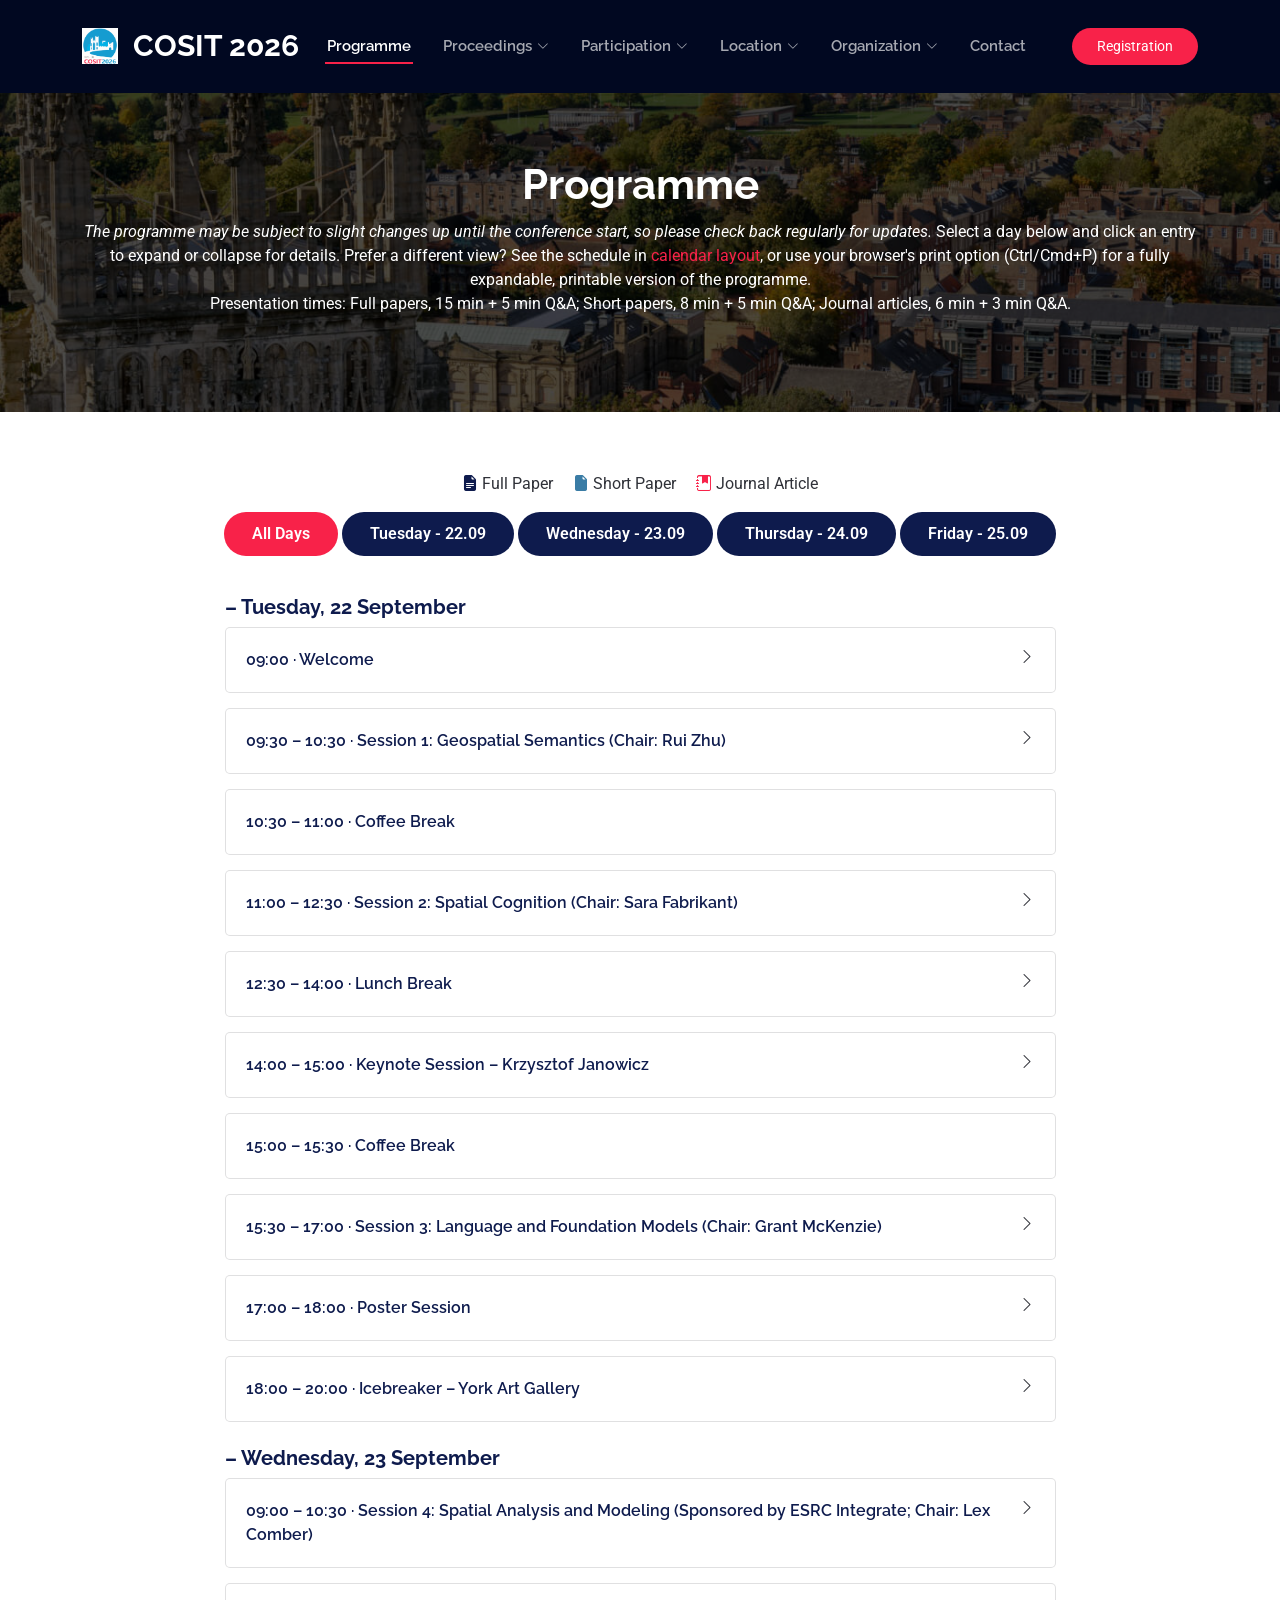
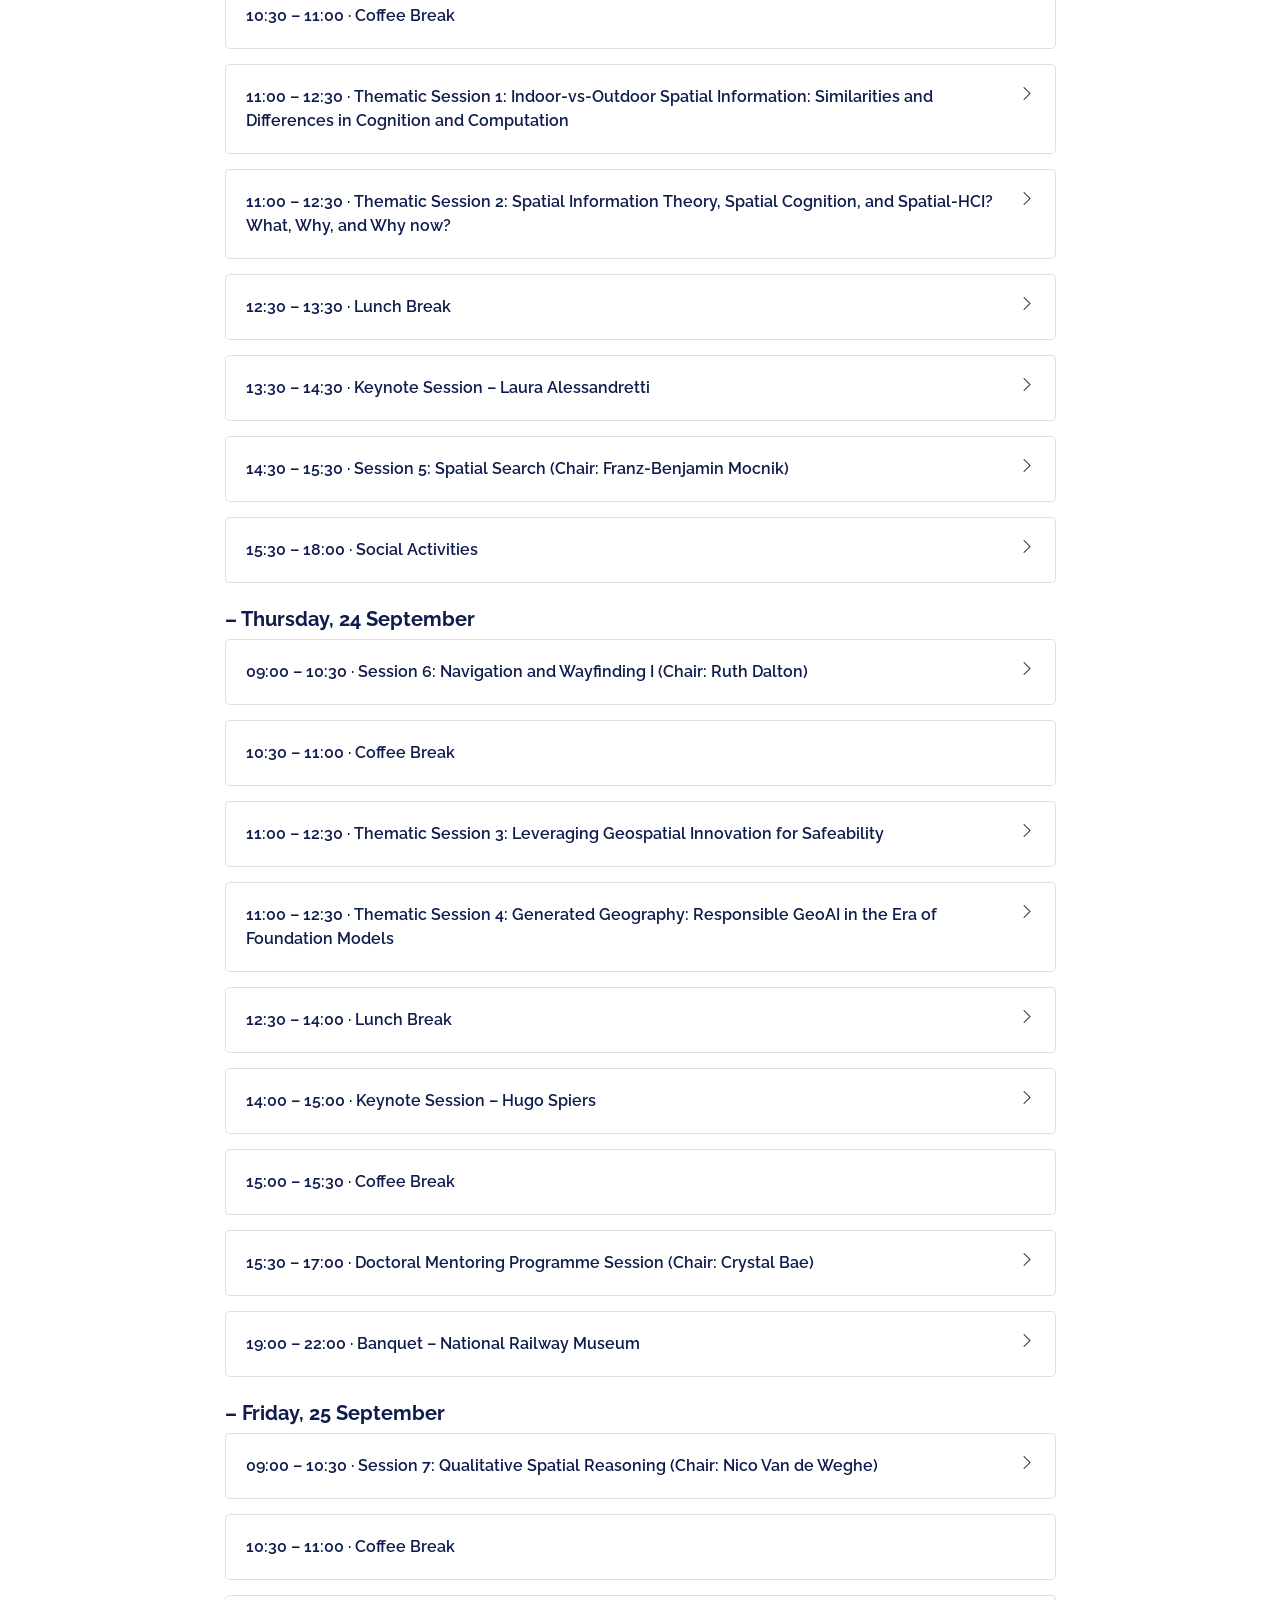
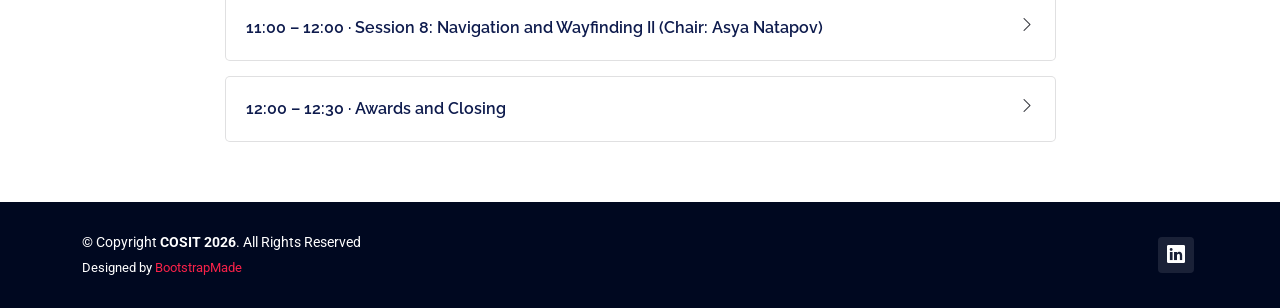
<file: programme.html>
<!DOCTYPE html>
<html lang="en">

<head>
  <meta charset="utf-8">
  <meta content="width=device-width, initial-scale=1.0" name="viewport">
  <title>The 17th Conference on Spatial Information Theory (COSIT 2026)</title>
  <meta name="description" content="">
  <meta name="keywords" content="">

  <!-- Favicons -->
  <link href="assets/img/cosit2026_logo.png" rel="icon">
  <link href="assets/img/cosit2026_logo.png" rel="apple-touch-icon">

  <!-- Fonts -->
  <link href="https://fonts.googleapis.com" rel="preconnect">
  <link href="https://fonts.gstatic.com" rel="preconnect" crossorigin>
  <link
    href="https://fonts.googleapis.com/css2?family=Roboto:ital,wght@0,100;0,300;0,400;0,500;0,700;0,900;1,100;1,300;1,400;1,500;1,700;1,900&family=Raleway:ital,wght@0,100;0,200;0,300;0,400;0,500;0,600;0,700;0,800;0,900;1,100;1,200;1,300;1,400;1,500;1,600;1,700;1,800;1,900&display=swap"
    rel="stylesheet">

  <!-- Vendor CSS Files -->
  <link href="assets/vendor/bootstrap/css/bootstrap.min.css" rel="stylesheet">
  <link href="assets/vendor/bootstrap-icons/bootstrap-icons.css" rel="stylesheet">
  <link href="assets/vendor/aos/aos.css" rel="stylesheet">
  <link href="assets/vendor/glightbox/css/glightbox.min.css" rel="stylesheet">
  <link href="assets/vendor/swiper/swiper-bundle.min.css" rel="stylesheet">

  <!-- Main CSS File -->
  <link href="assets/css/main.css" rel="stylesheet">

  <!-- =======================================================
  * Template Name: TheEvent
  * Template URL: https://bootstrapmade.com/theevent-conference-event-bootstrap-template/
  * Updated: Aug 07 2024 with Bootstrap v5.3.3
  * Author: BootstrapMade.com
  * License: https://bootstrapmade.com/license/
  ======================================================== -->
</head>

<body class="speaker-details-page">

  <header id="header" class="header d-flex align-items-center fixed-top">
    <div class="container-fluid container-xl position-relative d-flex align-items-center">

      <a href="/" class="logo d-flex align-items-center me-auto">
        <!-- <img src="assets/img/logo_cosit.png" alt=""> -->
        <h1 class="d-flex align-items-center"><img src='assets/img/cosit2026_logo.png'>&nbsp;COSIT 2026</h1>
        <!-- Uncomment the line below if you also wish to use an text logo -->
        <!-- <h1 class="sitename">TheEvent</h1>  -->
      </a>

      <nav id="navmenu" class="navmenu">
        <ul>
          <!-- <li><a href="/">Home<br></a></li> -->
          <li><a href="programme.html" class="active">Programme</a></li>
                    <li class="dropdown"><a href="#"><span>Proceedings</span> <i
                class="bi bi-chevron-down toggle-dropdown"></i></a>
            <ul>
              <li><a href="https://drops.dagstuhl.de/entities/volume/LIPIcs-volume-393" target="_blank">Offical Conference Proceedings</a></li>
              <li><a href="https://zenodo.org/communities/cosit2026-posters" target="_blank">Poster Repository</a></li>
              <li><a href="https://zenodo.org/communities/cosit2026-doctoral" target="_blank">Doctoral Mentorship Repository</a></li>
            </ul>
          <li class="dropdown"><a href="#"><span>Participation</span> <i
                class="bi bi-chevron-down toggle-dropdown"></i></a>
            <ul>
              <li><a href="/#speakers">Keynote Speakers</a></li>
              <li><a href="/#cfp">Call for Papers</a></li>
              <li><a href="/#papers">Accepted Papers</a></li>
              <!-- <li><a href="/#submissions">Submissions</a></li> -->
              <li><a href="/#thematic">Thematic Sessions</a></li>
              <li><a href="/#doctoral">Doctoral Mentoring Programme</a></li>
              <li><a href="/#dates">Important Dates</a></li>
              <li><a href="/#register">Registration</a></li>
              <li><a href="#conduct">Code of Conduct</a></li>
            </ul>
          </li>
          <li class="dropdown"><a href="#"><span>Location</span> <i class="bi bi-chevron-down toggle-dropdown"></i></a>
            <ul>
              <li><a href="/#york">York</a></li>
              <li><a href="/#venue">Conference Venue</a></li>
              <li><a href="/#transport">Transportation</a></li>
              <li><a href="/#hotels">Accommodations</a></li>
              <li><a href="/#visa">Visa Information</a></li>
            </ul>
          </li>
          <li class="dropdown"><a href="#"><span>Organization</span> <i
                class="bi bi-chevron-down toggle-dropdown"></i></a>
            <ul>
              <li><a href="/#org-com">Organizing Committee</a></li>
              <li><a href="/#pro-com">Programme Committee</a></li>
              <li><a href="/#sponsors">Sponsors</a></li>
              <li><a href="https://geosensor.net/cositseries/" target="_blank">Conference Series</a></li>
            </ul>
          </li>
          <li><a href="/#contact">Contact</a></li>
          <li class="d-xl-none"><a class="cta-btn" href="/#register">Registration</a></li>
        </ul>
        <i class="mobile-nav-toggle d-xl-none bi bi-list"></i>
      </nav>

      <a class="cta-btn d-none d-xl-block" href="/#register">Registration</a>

    </div>
  </header>


  <main class="main">

    <!-- Page Title -->
    <div id="page-title-bg" class="page-title" data-aos="fade"
      style="background-image: url('assets/img/york-bg1.jpg');">
      <div class="container position-relative">
        <h1>Programme</h1>
        <p><em>The programme may be subject to slight changes up until the conference start, so please check back regularly
          for updates.</em> Select a day below and click an entry to expand or collapse for details. Prefer a different view?
          See the schedule in <a href="schedule.html">calendar layout</a>, or use your browser's print option
          (Ctrl/Cmd+P) for a fully expandable, printable version of the programme.<br>
          Presentation times: Full papers, 15 min + 5 min Q&amp;A; Short papers, 8 min + 5 min Q&amp;A; Journal
          articles, 6 min + 3 min Q&amp;A.</p>
      </div>
    </div>

    <!-- Programme Section -->
    <section id="programme" class="schedule faq section">
      <style>
        /* Same fix already applied to #papers: nav-tabs wrap onto two lines
           with 5 long day labels and need vertical spacing between rows. */
        #programme .nav-tabs .nav-item {
          margin-bottom: 10px;
        }

        #programme .nav-tabs a {
          padding: 10px 28px;
        }

        #programme .schedule-item h4 {
          font-size: 15px;
        }

        #programme .schedule-item p {
          font-size: 15px;
        }

        #programme .faq-content p {
          font-size: 15px;
        }

        #programme #day-all>h3 {
          font-size: 20px;
        }

        @media print {

          #header,
          #footer,
          #scroll-top,
          #preloader {
            display: none !important;
          }

          /* The page-title banner now holds the real "Programme" heading
             and intro text, so it can't just be hidden -- strip the photo,
             dark overlay, and oversized hero padding instead, and let the
             text print in black on white like the rest of the page. */
          #page-title-bg {
            display: block !important;
            background-image: none !important;
            background-color: #fff !important;
            padding: 6px 0 12px 0 !important;
            text-align: center !important;
          }

          #page-title-bg:before {
            content: none !important;
            display: none !important;
          }

          #page-title-bg h1 {
            color: #0e1b4d !important;
            font-size: 26px !important;
            margin-bottom: 6px !important;
          }

          #page-title-bg p {
            display: none !important;
          }

          #programme .nav-tabs {
            display: none !important;
          }

          #programme .tab-pane {
            display: none !important;
          }

          #programme #day-all {
            display: block !important;
            opacity: 1 !important;
          }

          /* Bootstrap's col-lg-9 + centered row leaves the content column
             narrower than the page; use the full printable width instead. */
          #programme .row.justify-content-center {
            display: block !important;
            margin: 0 !important;
          }

          #programme #day-all.col-lg-9 {
            max-width: 100% !important;
            flex: 0 0 100% !important;
            width: 100% !important;
            padding: 0 !important;
            margin: 0 !important;
          }

          #programme .container {
            max-width: 100% !important;
            padding: 0 !important;
            margin: 0 !important;
          }

          /* Shrink Chrome's default ~1in page margins */
          @page {
            margin: 10mm 12mm;
          }

          #programme .faq-content {
            display: grid !important;
            grid-template-rows: 1fr !important;
            visibility: visible !important;
            opacity: 1 !important;
            padding-top: 4px !important;
          }

          #programme .faq-toggle {
            display: none !important;
          }

          /* Tighten box padding, the gap between separate entries, and the
             gap between individual papers within a session -- screen sizing
             (20px box padding, 15px item gaps) is generous but wastes paper. */
          #programme .faq-item {
            padding: 10px 14px !important;
            margin-bottom: 6px !important;
            border: 1px solid #999 !important;
            background: #fff !important;
          }

          #programme .schedule-item {
            padding: 5px 0 !important;
          }

          #programme h3 {
            margin-bottom: 4px !important;
          }

          /* Paper titles (18px) were printing larger than their own session
             heading (16px) -- shrink both title and author lines to sit
             properly under the session heading as a compact list on paper. */
          #programme .schedule-item h4 {
            font-size: 13px !important;
            margin-bottom: 2px !important;
          }

          #programme .schedule-item p {
            font-size: 12px !important;
          }

          #programme #day-all>h3 {
            font-size: 18px !important;
            margin-top: 14px !important;
          }

          #programme .faq-content p {
            font-size: 12px !important;
          }

          /* Letting a whole session box avoid page breaks causes huge blank
             gaps when it doesn't fit what's left on the page. Protect only
             the smallest readable unit instead -- a single paper's title +
             authors, or a one-line entry like Coffee Break -- so nothing
             splits mid-entry, while big session boxes can flow across pages. */
          #programme .faq-item .schedule-item {
            break-inside: avoid;
            page-break-inside: avoid;
          }

          #programme .faq-item:not(:has(.faq-content)) {
            break-inside: avoid;
            page-break-inside: avoid;
          }

          #programme .faq-active {
            background: #fff !important;
            border-color: #999 !important;
          }

          #programme .faq-active h3 {
            color: #000 !important;
          }

          #programme.section {
            padding: 10px 0 !important;
          }

          #programme .section-title {
            padding-bottom: 15px !important;
          }
        }
      </style>

      <!-- <div class="container section-title" data-aos="fade-up">
        <h2>Programme<br></h2>
        <p>The programme may be subject to slight changes up until the conference start &ndash; please check back
          regularly for updates. Select a day and click an entry to expand it. Presentation times: Full papers, 15 min +
          5 min Q&amp;A; Short papers, 8 min + 5 min Q&amp;A; Journal articles, 6 min + 3 min Q&amp;A. See the schedule
          in <a href="schedule.html">calendar layout here</a>. For a fully expandable, printable
          version of this programme, use your browser's print option (Ctrl/Cmd+P) &ndash; every session prints with its
          papers shown in full.</p>
      </div> -->

      <div class="container">

        <p class="text-center">
          <i class="bi bi-file-earmark-text-fill" style="color:#0e1b4d;"></i> Full Paper
          &nbsp;&nbsp;&nbsp;
          <i class="bi bi-file-earmark-fill" style="color:#3a7ca5;"></i> Short Paper
          &nbsp;&nbsp;&nbsp;
          <i class="bi bi-journal-bookmark-fill" style="color:#f82249;"></i> Journal Article
        </p>

        <ul class="nav nav-tabs" role="tablist" data-aos="fade-up" data-aos-delay="100">
          <li class="nav-item">
            <a class="nav-link active" href="#day-all" role="tab" data-bs-toggle="tab">All Days</a>
          </li>
          <li class="nav-item">
            <a class="nav-link" href="#day-tue" role="tab" data-bs-toggle="tab">Tuesday - 22.09</a>
          </li>
          <li class="nav-item">
            <a class="nav-link" href="#day-wed" role="tab" data-bs-toggle="tab">Wednesday - 23.09</a>
          </li>
          <li class="nav-item">
            <a class="nav-link" href="#day-thu" role="tab" data-bs-toggle="tab">Thursday - 24.09</a>
          </li>
          <li class="nav-item">
            <a class="nav-link" href="#day-fri" role="tab" data-bs-toggle="tab">Friday - 25.09</a>
          </li>
        </ul>

        <div class="tab-content row justify-content-center" data-aos="fade-up" data-aos-delay="200">

          <div role="tabpanel" class="col-lg-9 tab-pane fade show active" id="day-all">
            <h3><strong>&ndash; Tuesday, 22 September</strong></h3>
            <div class="faq-container">
              <div class="faq-item">
                <h3>09:00 &middot; Welcome</h3>
                <div class="faq-content">
                  <div style="overflow:hidden">
                    <p>Welcome address and opening remarks.</p>
                  </div>
                </div>
                <i class="faq-toggle bi bi-chevron-right"></i>
              </div>
              <div class="faq-item">
                <h3>09:30 – 10:30 &middot; Session 1: Geospatial Semantics (Chair: Rui Zhu)</h3>
                <div class="faq-content">
                  <div style="overflow:hidden">
                    <div class="row schedule-item" style="border-bottom:none;">
                      <div class="col-md-12">
                        <h4><i class="bi bi-file-earmark-text-fill" style="color:#0e1b4d;" title="Full Paper"></i>&nbsp;
                          From Markers to Meaning: A Cognitive–Symbolic Model of Cultural Placemaking</h4>
                        <p><em>Maria Carolina Quintana Noriega, Christophe Claramunt (<a href="https://doi.org/10.4230/LIPIcs.COSIT.2026.1" target="_blank" rel="noopener noreferrer">DOI</a>)</em></p>
                      </div>
                    </div>
                    <div class="row schedule-item" style="border-bottom:none;">
                      <div class="col-md-12">
                        <h4><i class="bi bi-file-earmark-text-fill" style="color:#0e1b4d;" title="Full Paper"></i>&nbsp;
                          When Are Geographic Quantities Semantically Compatible with Each Other?: Towards a Constructive Theory of Amounts, Magnitudes, and Proportions</h4>
                        <p><em>Simon Scheider, Shuai Wang, Eric Jacob Top (<a href="https://doi.org/10.4230/LIPIcs.COSIT.2026.2" target="_blank" rel="noopener noreferrer">DOI</a>)</em></p>
                      </div>
                    </div>
                    <div class="row schedule-item" style="border-bottom:none;">
                      <div class="col-md-12">
                        <h4><i class="bi bi-file-earmark-fill" style="color:#3a7ca5;" title="Short Paper"></i>&nbsp;
                          Through and Through: Corpus-Based Semantic Analysis of a Spatial Preposition</h4>
                        <p><em>Brandon Bennett, Maria M Hedblom (<a href="https://doi.org/10.4230/LIPIcs.COSIT.2026.15" target="_blank" rel="noopener noreferrer">DOI</a>)</em></p>
                      </div>
                    </div>
                    <div class="row schedule-item" style="border-bottom:none;">
                      <div class="col-md-12">
                        <h4><i class="bi bi-journal-bookmark-fill" style="color:#f82249;"
                            title="Journal Article"></i>&nbsp; Towards a statistical approach to humanistic-geographical
                          place concepts</h4>
                        <p><em>René Westerholt (<a href="https://doi.org/10.1177/03091325251385581" target="_blank"
                              rel="noopener noreferrer">DOI</a>)</em></p>
                      </div>
                    </div>
                  </div>
                </div>
                <i class="faq-toggle bi bi-chevron-right"></i>
              </div>
              <div class="faq-item">
                <h3 style="cursor:default;">10:30 &ndash; 11:00 &middot; Coffee Break</h3>
              </div>
              <div class="faq-item">
                <h3>11:00 – 12:30 &middot; Session 2: Spatial Cognition (Chair: Sara Fabrikant)</h3>
                <div class="faq-content">
                  <div style="overflow:hidden">
                    <div class="row schedule-item" style="border-bottom:none;">
                      <div class="col-md-12">
                        <h4><i class="bi bi-file-earmark-text-fill" style="color:#0e1b4d;" title="Full Paper"></i>&nbsp;
                          Mapping Cycling Experience in Valence-Arousal Space: A Geometric Approach to Appraisal Heterogeneity</h4>
                        <p><em>Ayda Grisiute, Johanna Wörle, Panagiotis Mavros, Martin Raubal (<a href="https://doi.org/10.4230/LIPIcs.COSIT.2026.8" target="_blank" rel="noopener noreferrer">DOI</a>)</em></p>
                      </div>
                    </div>
                    <div class="row schedule-item" style="border-bottom:none;">
                      <div class="col-md-12">
                        <h4><i class="bi bi-file-earmark-text-fill" style="color:#0e1b4d;" title="Full Paper"></i>&nbsp;
                          Understanding Building Layouts from Minimal 360° Views: Effects of Viewpoint Overlap, Sequencing, and Landmarks</h4>
                        <p><em>Ahmed Aly, Jakub Krukar (<a href="https://doi.org/10.4230/LIPIcs.COSIT.2026.9" target="_blank" rel="noopener noreferrer">DOI</a>)</em></p>
                      </div>
                    </div>
                    <div class="row schedule-item" style="border-bottom:none;">
                      <div class="col-md-12">
                        <h4><i class="bi bi-file-earmark-fill" style="color:#3a7ca5;" title="Short Paper"></i>&nbsp;
                          Habitual Use of Navigation Systems Impairs Spatial Learning Depending on Navigation Strategy</h4>
                        <p><em>Qi Ying , Christopher Hilton, Sara Fabrikant (<a href="https://doi.org/10.4230/LIPIcs.COSIT.2026.22" target="_blank" rel="noopener noreferrer">DOI</a>)</em></p>
                      </div>
                    </div>
                    <div class="row schedule-item" style="border-bottom:none;">
                      <div class="col-md-12">
                        <h4><i class="bi bi-file-earmark-fill" style="color:#3a7ca5;" title="Short Paper"></i>&nbsp;
                          Capturing Environmental Scale Spatial Cognition in Applied Settings: A Field Based Pilot with Firefighters</h4>
                        <p><em>Chelsie McWhorter, Kathy Baylis, Mary Hegarty (<a href="https://doi.org/10.4230/LIPIcs.COSIT.2026.23" target="_blank" rel="noopener noreferrer">DOI</a>)</em></p>
                      </div>
                    </div>
                    <div class="row schedule-item" style="border-bottom:none;">
                      <div class="col-md-12">
                        <h4><i class="bi bi-file-earmark-fill" style="color:#3a7ca5;" title="Short Paper"></i>&nbsp;
                          Context-Sensitive Spatial Deixis Through the Lens of Mental Models</h4>
                        <p><em>Adwitiya Mandal, Zoe Falomir, Kai-Florian Richter (<a href="https://doi.org/10.4230/LIPIcs.COSIT.2026.24" target="_blank" rel="noopener noreferrer">DOI</a>)</em></p>
                      </div>
                    </div>
                    <div class="row schedule-item" style="border-bottom:none;">
                      <div class="col-md-12">
                        <h4><i class="bi bi-journal-bookmark-fill" style="color:#f82249;"
                            title="Journal Article"></i>&nbsp; Visual attention allocation between social and
                          navigational cues during wayfinding</h4>
                        <p><em>Gökçe Orlu Özen, Çağrı Imamoğlu, Elif Surer, Burçak Altay (<a
                              href="https://doi.org/10.1177/20416695251414080" target="_blank"
                              rel="noopener noreferrer">DOI</a>)</em></p>
                      </div>
                    </div>
                  </div>
                </div>
                <i class="faq-toggle bi bi-chevron-right"></i>
              </div>
              <div class="faq-item">
                <h3>12:30 &ndash; 14:00 &middot; Lunch Break</h3>
                <div class="faq-content">
                  <div style="overflow:hidden">
                    <p>Lunch will be provided.</p>
                  </div>
                </div>
                <i class="faq-toggle bi bi-chevron-right"></i>
              </div>
              <div class="faq-item">
                <h3>14:00 &ndash; 15:00 &middot; Keynote Session &ndash; Krzysztof Janowicz</h3>
                <div class="faq-content">
                  <div style="overflow:hidden">
                    <p>Read more about Krzysztof Janowicz and the keynote title and abstract on the <a
                        href="https://www.cosit2026.uk/krzysztof.html">speaker page</a>.</p>
                  </div>
                </div>
                <i class="faq-toggle bi bi-chevron-right"></i>
              </div>
              <div class="faq-item">
                <h3 style="cursor:default;">15:00 &ndash; 15:30 &middot; Coffee Break</h3>
              </div>
              <div class="faq-item">
                <h3>15:30 – 17:00 &middot; Session 3: Language and Foundation Models (Chair: Grant McKenzie)</h3>
                <div class="faq-content">
                  <div style="overflow:hidden">
                    <div class="row schedule-item" style="border-bottom:none;">
                      <div class="col-md-12">
                        <h4><i class="bi bi-file-earmark-text-fill" style="color:#0e1b4d;" title="Full Paper"></i>&nbsp;
                          On Spatial Reasoning and Perspective Transformation in Language Models</h4>
                        <p><em>Haotong Zhang, Ian Pratt-Hartmann (<a href="https://doi.org/10.4230/LIPIcs.COSIT.2026.6" target="_blank" rel="noopener noreferrer">DOI</a>)</em></p>
                      </div>
                    </div>
                    <div class="row schedule-item" style="border-bottom:none;">
                      <div class="col-md-12">
                        <h4><i class="bi bi-file-earmark-text-fill" style="color:#0e1b4d;" title="Full Paper"></i>&nbsp;
                          LMM Modality Transfer: A Pre-Requisite for Autonomous GIS Agents</h4>
                        <p><em>Ivan Majic, Zexian Huang, Franziska Hübl, Krzysztof Janowicz, Meilin Shi, Mina Karimi, Zilong Liu, Alexandra Fortacz (<a href="https://doi.org/10.4230/LIPIcs.COSIT.2026.7" target="_blank" rel="noopener noreferrer">DOI</a>)</em></p>
                      </div>
                    </div>
                    <div class="row schedule-item" style="border-bottom:none;">
                      <div class="col-md-12">
                        <h4><i class="bi bi-file-earmark-fill" style="color:#3a7ca5;" title="Short Paper"></i>&nbsp;
                          Structuring the Underwater Environment: A Taxonomy of Aquatic Landmarks</h4>
                        <p><em>Eva Nuhn, Sabine Timpf (<a href="https://doi.org/10.4230/LIPIcs.COSIT.2026.19" target="_blank" rel="noopener noreferrer">DOI</a>)</em></p>
                      </div>
                    </div>
                    <div class="row schedule-item" style="border-bottom:none;">
                      <div class="col-md-12">
                        <h4><i class="bi bi-file-earmark-fill" style="color:#3a7ca5;" title="Short Paper"></i>&nbsp;
                          Conceptual Vagueness in Human and LLM Representations: Evidence from Migration Distance Categorization</h4>
                        <p><em>Songlin Wang, Krzysztof Janowicz, Ailin Benitez Cortes, Marion Borderon, Yingjing Huang, Mina Karimi, Zilong Liu, Annika Süß, Patrick Sakdapolrak (<a href="https://doi.org/10.4230/LIPIcs.COSIT.2026.21" target="_blank" rel="noopener noreferrer">DOI</a>)</em></p>
                      </div>
                    </div>
                    <div class="row schedule-item" style="border-bottom:none;">
                      <div class="col-md-12">
                        <h4><i class="bi bi-file-earmark-fill" style="color:#3a7ca5;" title="Short Paper"></i>&nbsp;
                          GeoKG for GeoFM: Neuro-Symbolic Integration of Semantically-Enriched Geospatial-Temporal Data</h4>
                        <p><em>Kai Moltzen, Debayan Banerjee, Julian Burmester, Anna Ehrenberg, Martin Kohler, Cedric Möller, Jann Pfeifer, Tilahun Abedissa Taffa, Hanna Marlene Schulz, Aida Usmanova, Patrick Westphal, Ricardo Usbeck (<a href="https://doi.org/10.4230/LIPIcs.COSIT.2026.20" target="_blank" rel="noopener noreferrer">DOI</a>)</em></p>
                      </div>
                    </div>
                    <div class="row schedule-item" style="border-bottom:none;">
                      <div class="col-md-12">
                        <h4><i class="bi bi-journal-bookmark-fill" style="color:#f82249;"
                            title="Journal Article"></i>&nbsp; Golden Gate Bridge, as Always? Eliciting Prototypical
                          Places From Autoregressive Large Language Models via Category Production</h4>
                        <p><em>Zilong Liu, Krzysztof Janowicz, Mina Karimi, Meilin Shi, Ivan Majic, Alexandra
                            Fortacz-Lazan (<a href="https://doi.org/10.1111/tgis.70242" target="_blank"
                              rel="noopener noreferrer">DOI</a>)</em></p>
                      </div>
                    </div>
                  </div>
                </div>
                <i class="faq-toggle bi bi-chevron-right"></i>
              </div>
                            <div class="faq-item">
                <h3>17:00 &ndash; 18:00 &middot; Poster Session</h3>
                <div class="faq-content">
                  <div style="overflow:hidden">
                    <p>Some of the short papers accepted as posters are made publicly available in the <a href="https://zenodo.org/communities/cosit2026-posters/" target="_blank" rel="noopener noreferrer">COSIT 2026 Zenodo repository</a>.</p>
                    <div class="row schedule-item" style="border-bottom:none;">
                      <div class="col-md-12">
                        <h4><i class="bi bi-easel2-fill" style="color:#7a3d10;" title="Poster"></i>&nbsp; A General Syntactic Basis for a Directed RCC</h4>
                        <p><em>Eric Jacob Top</em></p>
                      </div>
                    </div>
                    <div class="row schedule-item" style="border-bottom:none;">
                      <div class="col-md-12">
                        <h4><i class="bi bi-easel2-fill" style="color:#7a3d10;" title="Poster"></i>&nbsp; Path choice is not determined at entry: a video-based analysis of path commitment</h4>
                        <p><em>Wenjie Chen, Asya Natapov, Yasir Ali</em></p>
                      </div>
                    </div>
                    <div class="row schedule-item" style="border-bottom:none;">
                      <div class="col-md-12">
                        <h4><i class="bi bi-easel2-fill" style="color:#7a3d10;" title="Poster"></i>&nbsp; GeoAI for Promoting Sustainable Mobility: Overcoming the Predictive-Policy Paradox with Personalized Utility</h4>
                        <p><em>Imene Benzaamia, Shelan Jeawak</em></p>
                      </div>
                    </div>
                    <div class="row schedule-item" style="border-bottom:none;">
                      <div class="col-md-12">
                        <h4><i class="bi bi-easel2-fill" style="color:#7a3d10;" title="Poster"></i>&nbsp; Space concepts in geographical information science</h4>
                        <p><em>Franz-Benjamin Mocnik</em></p>
                      </div>
                    </div>
                    <div class="row schedule-item" style="border-bottom:none;">
                      <div class="col-md-12">
                        <h4><i class="bi bi-easel2-fill" style="color:#7a3d10;" title="Poster"></i>&nbsp; Which Cafe Do You Mean? Generating Textual Clues from Street View for POI Disambiguation</h4>
                        <p><em>Miona Shimizu, Junko Hayashi, HISADA Shohei, Shoko Wakamiya, Eiji Aramaki, Hiroki Ouchi</em></p>
                      </div>
                    </div>
                    <div class="row schedule-item" style="border-bottom:none;">
                      <div class="col-md-12">
                        <h4><i class="bi bi-easel2-fill" style="color:#7a3d10;" title="Poster"></i>&nbsp; An approach for verifying terrestrial photographs via geosignatures</h4>
                        <p><em>Ahmad Abubaka, Ajay Ajay, Tobias Brand, Moritz Denk, Tim Lehmann, Prince Oppong Boakye, Luca Venier, Samuel Yohanna, Christian Kray</em></p>
                      </div>
                    </div>
                    <div class="row schedule-item" style="border-bottom:none;">
                      <div class="col-md-12">
                        <h4><i class="bi bi-easel2-fill" style="color:#7a3d10;" title="Poster"></i>&nbsp; The AI's Eye for Scenic Beauty: Evaluating MLLMs' Predictive Ability and Explainability in Landscape Assessment</h4>
                        <p><em>Shelan Jeawak</em></p>
                      </div>
                    </div>
                    <div class="row schedule-item" style="border-bottom:none;">
                      <div class="col-md-12">
                        <h4><i class="bi bi-easel2-fill" style="color:#7a3d10;" title="Poster"></i>&nbsp; Localizing Causal Signals for Spatial Inversion: A Comparative Study of GPT-2 and BLOOM</h4>
                        <p><em>Danai Mylonaki, Orestis-Minas Kapopoulos, Manolis Koubarakis, Robert E. Blackwell, Anthony G Cohn</em></p>
                      </div>
                    </div>
                    <div class="row schedule-item" style="border-bottom:none;">
                      <div class="col-md-12">
                        <h4><i class="bi bi-easel2-fill" style="color:#7a3d10;" title="Poster"></i>&nbsp; Semantic Similarity Across Hierarchical Landform Types: A Knowledge Graph Embedding Approach</h4>
                        <p><em>Jun Xu</em></p>
                      </div>
                    </div>
                    <div class="row schedule-item" style="border-bottom:none;">
                      <div class="col-md-12">
                        <h4><i class="bi bi-easel2-fill" style="color:#7a3d10;" title="Poster"></i>&nbsp; Rank-Structured Compositional Heterogeneity in Spatial Amenity Structures</h4>
                        <p><em>Wei Chien Benny Chin, Chun-Hsiang Chan</em></p>
                      </div>
                    </div>
                    <div class="row schedule-item" style="border-bottom:none;">
                      <div class="col-md-12">
                        <h4><i class="bi bi-easel2-fill" style="color:#7a3d10;" title="Poster"></i>&nbsp; Generating Realistic Individual Activity Schedules via Activity Location Allocation Based on Simulated Travel Times</h4>
                        <p><em>Tatsuya Mitomi, Yahya Gamal, Esra Suel, Gary Polhill, Daniel Konioukhov, Alison J Heppenstall</em></p>
                      </div>
                    </div>
                    <div class="row schedule-item" style="border-bottom:none;">
                      <div class="col-md-12">
                        <h4><i class="bi bi-easel2-fill" style="color:#7a3d10;" title="Poster"></i>&nbsp; Perceived walkability as spatial information for pedestrian accessibility</h4>
                        <p><em>Tong Chen, Asya Natapov, Taimaz Larimian</em></p>
                      </div>
                    </div>
                    <div class="row schedule-item" style="border-bottom:none;">
                      <div class="col-md-12">
                        <h4><i class="bi bi-easel2-fill" style="color:#7a3d10;" title="Poster"></i>&nbsp; Neurosymbolic Reasoning about Street Networks: Graph-based RAG with Qualitative Spatial Representations</h4>
                        <p><em>Reinhard Moratz, Niklas Daute, James Ondieki, Markus Kattenbeck, Ioannis Giannopoulos</em></p>
                      </div>
                    </div>
                    <div class="row schedule-item" style="border-bottom:none;">
                      <div class="col-md-12">
                        <h4><i class="bi bi-easel2-fill" style="color:#7a3d10;" title="Poster"></i>&nbsp; Flying with clarity: An eye-tracking study on the redesigned Swiss VFR aeronautical chart</h4>
                        <p><em>Simeon Lüthi, Tumasch Reichenbacher, Armand Kapaj</em></p>
                      </div>
                    </div>
                    <div class="row schedule-item" style="border-bottom:none;">
                      <div class="col-md-12">
                        <h4><i class="bi bi-easel2-fill" style="color:#7a3d10;" title="Poster"></i>&nbsp; In-Context Learning to Assess Built Environment Impacts on Perceived Neighborhood Walkability Among Mobility-impaired Older Adults</h4>
                        <p><em>Houhao Liang, Kresimir Friganovic, Joanne Kua, Noor Hafizah Ismail, Su Su, Bryan Yijia Tan, Navrag B Singh, Panagiotis Mavros</em></p>
                      </div>
                    </div>
                    <div class="row schedule-item" style="border-bottom:none;">
                      <div class="col-md-12">
                        <h4><i class="bi bi-easel2-fill" style="color:#7a3d10;" title="Poster"></i>&nbsp; Representing Design Intention and User Experience in Complex Buildings: A Comparative Evaluation Framework and Methodological Pipeline</h4>
                        <p><em>Yuqin Zhong, Shamsul Azrin Jamaluddin, Lara Gregorians, Panagiotis Mavros, Christoph Hoelscher</em></p>
                      </div>
                    </div>
                    <div class="row schedule-item" style="border-bottom:none;">
                      <div class="col-md-12">
                        <h4><i class="bi bi-easel2-fill" style="color:#7a3d10;" title="Poster"></i>&nbsp; Beyond Proximity: An Anchor-Place Perspective on X-Minute City Local Living Through Individual Mobility Data</h4>
                        <p><em>Bowen Zhang, Chen Zhong</em></p>
                      </div>
                    </div>
                    <div class="row schedule-item" style="border-bottom:none;">
                      <div class="col-md-12">
                        <h4><i class="bi bi-easel2-fill" style="color:#7a3d10;" title="Poster"></i>&nbsp; One City, Many Representations: Perspective-Driven Urban Space in Foundation Models</h4>
                        <p><em>Mina Karimi, Krzysztof Janowicz, Omid Reza Abbasi, Zilong Liu, Yingjing Huang, Songlin Wang, Annika Süß</em></p>
                      </div>
                    </div>
                    <div class="row schedule-item" style="border-bottom:none;">
                      <div class="col-md-12">
                        <h4><i class="bi bi-easel2-fill" style="color:#7a3d10;" title="Poster"></i>&nbsp; Multidimensional motivations for the use of smartphone and paper maps: A web-based Evaluation Grid study</h4>
                        <p><em>Masashi Sugimoto, Toru Ishikawa</em></p>
                      </div>
                    </div>
                  </div>
                </div>
                <i class="faq-toggle bi bi-chevron-right"></i>
              </div>
              <div class="faq-item">
                <h3>18:00 &ndash; 20:00 &middot; Icebreaker &ndash; York Art Gallery</h3>
                <div class="faq-content">
                  <div style="overflow:hidden">
                    <p><strong>Drinks and <em>canapés</em> will be served</strong>.</p>
                  </div>
                </div>
                <i class="faq-toggle bi bi-chevron-right"></i>
              </div>
            </div>
            <h3 class="mt-4"><strong>&ndash; Wednesday, 23 September</strong></h3>
            <div class="faq-container">
              <div class="faq-item">
                <h3>09:00 – 10:30 &middot; Session 4: Spatial Analysis and Modeling (Sponsored by ESRC Integrate; Chair: Lex Comber)</h3>
                <div class="faq-content">
                  <div style="overflow:hidden">
                    <div class="row schedule-item" style="border-bottom:none;">
                      <div class="col-md-12">
                        <h4><i class="bi bi-file-earmark-text-fill" style="color:#0e1b4d;" title="Full Paper"></i>&nbsp;
                          An Operator Framework for Real-Time Analytics of Streamed Fields</h4>
                        <p><em>JJ Paul, Silvia Nittel (<a href="https://doi.org/10.4230/LIPIcs.COSIT.2026.14" target="_blank" rel="noopener noreferrer">DOI</a>)</em></p>
                      </div>
                    </div>
                    <div class="row schedule-item" style="border-bottom:none;">
                      <div class="col-md-12">
                        <h4><i class="bi bi-file-earmark-fill" style="color:#3a7ca5;" title="Short Paper"></i>&nbsp;
                          From Feature Attribution to Spatial Information Structure: Interpreting Urban Pedestrian Flows with Explainable AI</h4>
                        <p><em>Atakilti Kiros, Yuri Ribakov, Israel Klein, Achituv Cohen (<a href="https://doi.org/10.4230/LIPIcs.COSIT.2026.30" target="_blank" rel="noopener noreferrer">DOI</a>)</em></p>
                      </div>
                    </div>
                    <div class="row schedule-item" style="border-bottom:none;">
                      <div class="col-md-12">
                        <h4><i class="bi bi-file-earmark-fill" style="color:#3a7ca5;" title="Short Paper"></i>&nbsp;
                          Spatiotemporal Adaptive Learning for Flow-Based Graph Neural Networks</h4>
                        <p><em>Fengjiao Li, Meiliu Wu, Ana Basiri (<a href="https://doi.org/10.4230/LIPIcs.COSIT.2026.31" target="_blank" rel="noopener noreferrer">DOI</a>)</em></p>
                      </div>
                    </div>
                    <div class="row schedule-item" style="border-bottom:none;">
                      <div class="col-md-12">
                        <h4><i class="bi bi-file-earmark-fill" style="color:#3a7ca5;" title="Short Paper"></i>&nbsp;
                          The Same Street, Different Safety Judgments: Evaluative Framing Effects in Daytime and Nighttime Street View Imagery</h4>
                        <p><em>Tong Qin, Nico Van de Weghe, Wim Fias, Haosheng Huang (<a href="https://doi.org/10.4230/LIPIcs.COSIT.2026.32" target="_blank" rel="noopener noreferrer">DOI</a>)</em></p>
                      </div>
                    </div>
                    <div class="row schedule-item" style="border-bottom:none;">
                      <div class="col-md-12">
                        <h4><i class="bi bi-file-earmark-fill" style="color:#3a7ca5;" title="Short Paper"></i>&nbsp;
                          Decision-Making Under Uncertainty in Tsunami Evacuation: Individual Differences in Information Consultation and Risk Perception</h4>
                        <p><em>Shota Iwama, Sihwan Lee, Hong Hu, Takanori Nanahara (<a href="https://doi.org/10.4230/LIPIcs.COSIT.2026.33" target="_blank" rel="noopener noreferrer">DOI</a>)</em></p>
                      </div>
                    </div>
                    <div class="row schedule-item" style="border-bottom:none;">
                      <div class="col-md-12">
                        <h4><i class="bi bi-journal-bookmark-fill" style="color:#f82249;"
                            title="Journal Article"></i>&nbsp; Learning street view representations based on a
                          spatiotemporal contrastive learning framework</h4>
                        <p><em>Yong Li, Yingjing Huang, and Fan Zhang (<a
                              href="https://doi.org/10.1016/j.compenvurbsys.2025.102393" target="_blank"
                              rel="noopener noreferrer">DOI</a>)</em></p>
                      </div>
                    </div>
                  </div>
                </div>
                <i class="faq-toggle bi bi-chevron-right"></i>
              </div>
              <div class="faq-item">
                <h3 style="cursor:default;">10:30 &ndash; 11:00 &middot; Coffee Break</h3>
              </div>
              <div class="faq-item">
                <h3>11:00 &ndash; 12:30 &middot; Thematic Session 1: Indoor-vs-Outdoor Spatial Information: Similarities
                  and Differences in Cognition and Computation</h3>
                <div class="faq-content">
                  <div style="overflow:hidden">
                    <p><strong>Location: The Hospitium, Museum Gardens</strong>.</p>
                    <p><strong>Brief description:</strong> We live and navigate continuously between indoor and outdoor spaces, yet the research landscape is fragmented into separate cognitive strategies, computational models, and support systems for the indoor vs outdoor contexts. This session invites the COSIT community to reflect where the differences are truly fundamental, and where convergence across these strands is possible. The session is designed as a structured, discussion-driven workshop centered around interdisciplinary exchange between the cognitive/empirical and computational/technical groups. <a href="https://www.cosit2026.uk/#thematic">Read the full session description</a>.</p> 
                    <p><strong>Organizers:</strong></p>
                      <p>Jakub Krukar, Institute for Geoinformatics, University of Muenster, Germany</p>
                      <p>Jungwon Lee, Institute for Geoinformatics, University of Muenster, Germany </p>
                      <p>Marina Smirnova, Telecom Paris, France</p>
                      <p>Panos Mavros, Telecom Paris, France</p>
                  </div>
                </div>
                <i class="faq-toggle bi bi-chevron-right"></i>
              </div>
              <div class="faq-item">
                <h3>11:00 &ndash; 12:30 &middot; Thematic Session 2: Spatial Information Theory, Spatial Cognition, and
                  Spatial-HCI? What, Why, and Why now?</h3>
                <div class="faq-content">
                  <div style="overflow:hidden">
                    <p><strong>Location: Tempest Anderson Hall, Yorkshire Museum</strong>.</p>
                    <p><strong>Brief description:</strong> Does space deserve a seat at the table of Human-Computer Interaction, or was space always the table? The session is setup as a panel discussion. It opens with a 15-minute framing talk that puts three questions to the room, followed by the panelists' answers, their objections, and a discussion among them and the audience. <a href="https://www.cosit2026.uk/#thematic">Read the
                        full session description</a>.</p>
                    <p><strong>Organizers:</strong></p>
                     <p>Markus Kattenbeck, Geoinformation, TU Wien, Austria</p>
                     <p>Ioannis Giannopoulos, Geoinformation, TU Wien, Austria</p>
                  </div>
                </div>
                <i class="faq-toggle bi bi-chevron-right"></i>
              </div>
              <div class="faq-item">
                <h3>12:30 &ndash; 13:30 &middot; Lunch Break</h3>
                <div class="faq-content">
                  <div style="overflow:hidden">
                    <p>Lunch will be provided.</p>
                  </div>
                </div>
                <i class="faq-toggle bi bi-chevron-right"></i>
              </div>
              <div class="faq-item">
                <h3>13:30 &ndash; 14:30 &middot; Keynote Session &ndash; Laura Alessandretti</h3>
                <div class="faq-content">
                  <div style="overflow:hidden">
                    <p>Read more about Laura Alessandretti and the keynote title and abstract on the <a
                        href="https://www.cosit2026.uk/laura.html">speaker page</a>.</p>
                  </div>
                </div>
                <i class="faq-toggle bi bi-chevron-right"></i>
              </div>
              <div class="faq-item">
                <h3>14:30 – 15:30 &middot; Session 5: Spatial Search (Chair: Franz-Benjamin Mocnik)</h3>
                <div class="faq-content">
                  <div style="overflow:hidden">
                    <div class="row schedule-item" style="border-bottom:none;">
                      <div class="col-md-12">
                        <h4><i class="bi bi-file-earmark-text-fill" style="color:#0e1b4d;" title="Full Paper"></i>&nbsp;
                          Much of Geospatial Web Search Is Beyond Traditional GIS</h4>
                        <p><em>Ilya Ilyankou, Stefano Cavazzi, James Haworth (<a href="https://doi.org/10.4230/LIPIcs.COSIT.2026.10" target="_blank" rel="noopener noreferrer">DOI</a>)</em></p>
                      </div>
                    </div>
                    <div class="row schedule-item" style="border-bottom:none;">
                      <div class="col-md-12">
                        <h4><i class="bi bi-file-earmark-text-fill" style="color:#0e1b4d;" title="Full Paper"></i>&nbsp;
                          An Extended Qualitative Model for Reasoning About 3D Objects Using Depth and Different Perspectives</h4>
                        <p><em>Martí Ejarque, Zoe Falomir (<a href="https://doi.org/10.4230/LIPIcs.COSIT.2026.5" target="_blank" rel="noopener noreferrer">DOI</a>)</em></p>
                      </div>
                    </div>
                    <div class="row schedule-item" style="border-bottom:none;">
                      <div class="col-md-12">
                        <h4><i class="bi bi-file-earmark-fill" style="color:#3a7ca5;" title="Short Paper"></i>&nbsp;
                          Document Geocoding for Inferring Spatial Familiarity Within Reddit Text</h4>
                        <p><em>Paddy Smith, Ed Manley, Myles Gould (<a href="https://doi.org/10.4230/LIPIcs.COSIT.2026.25" target="_blank" rel="noopener noreferrer">DOI</a>)</em></p>
                      </div>
                    </div>
                    <div class="row schedule-item" style="border-bottom:none;">
                      <div class="col-md-12">
                        <h4><i class="bi bi-journal-bookmark-fill" style="color:#f82249;"
                            title="Journal Article"></i>&nbsp; Comparing thematic and search term-based coding in
                          understanding sense of place in survey research</h4>
                        <p><em>Isabel Cotton, Brooke McWherter, Thora Tenbrink, and Kate Sherren (<a
                              href="https://doi.org/10.1016/j.jenvp.2024.102339" target="_blank"
                              rel="noopener noreferrer">DOI</a>)</em></p>
                      </div>
                    </div>
                  </div>
                </div>
                <i class="faq-toggle bi bi-chevron-right"></i>
              </div>
              <div class="faq-item">
                <h3>15:30 &ndash; 18:00 &middot; Social Activities</h3>
                <div class="faq-content">
                  <div style="overflow:hidden">
                    <p>Details to follow.</p>
                  </div>
                </div>
                <i class="faq-toggle bi bi-chevron-right"></i>
              </div>
            </div>
            <h3 class="mt-4"><strong>&ndash; Thursday, 24 September</strong></h3>
            <div class="faq-container">
              <div class="faq-item">
                <h3>09:00 – 10:30 &middot; Session 6: Navigation and Wayfinding I (Chair: Ruth Dalton)</h3>
                <div class="faq-content">
                  <div style="overflow:hidden">
                    <div class="row schedule-item" style="border-bottom:none;">
                      <div class="col-md-12">
                        <h4><i class="bi bi-file-earmark-text-fill" style="color:#0e1b4d;" title="Full Paper"></i>&nbsp;
                          Extending ISO-Space to Annotate Spatial Information in Route Descriptions</h4>
                        <p><em>Samira Goudarzi Ali Akbari, Stephan Winter, Martin Tomko (<a href="https://doi.org/10.4230/LIPIcs.COSIT.2026.12" target="_blank" rel="noopener noreferrer">DOI</a>)</em></p>
                      </div>
                    </div>
                    <div class="row schedule-item" style="border-bottom:none;">
                      <div class="col-md-12">
                        <h4><i class="bi bi-file-earmark-text-fill" style="color:#0e1b4d;" title="Full Paper"></i>&nbsp;
                          Mapinou: A Game to Assess the Skill of Using Pan-Scalar Maps</h4>
                        <p><em>Justin Berli, Guillaume Touya (<a href="https://doi.org/10.4230/LIPIcs.COSIT.2026.13" target="_blank" rel="noopener noreferrer">DOI</a>)</em></p>
                      </div>
                    </div>
                    <div class="row schedule-item" style="border-bottom:none;">
                      <div class="col-md-12">
                        <h4><i class="bi bi-file-earmark-fill" style="color:#3a7ca5;" title="Short Paper"></i>&nbsp;
                          Learning a Map Under Positive Emotions: How Self-Reported Arousal and Individual Differences Relate to Route and Survey Knowledge</h4>
                        <p><em>Veronica Muffato, Laura Miola, Francesca Pazzaglia, Chiara Meneghetti (<a href="https://doi.org/10.4230/LIPIcs.COSIT.2026.26" target="_blank" rel="noopener noreferrer">DOI</a>)</em></p>
                      </div>
                    </div>
                    <div class="row schedule-item" style="border-bottom:none;">
                      <div class="col-md-12">
                        <h4><i class="bi bi-file-earmark-fill" style="color:#3a7ca5;" title="Short Paper"></i>&nbsp;
                          Representing Retail Wayfinding: A Requirement-Driven Study Design for Non-Visual Supermarket Navigation</h4>
                        <p><em>Xiang Zhou, Sabine Timpf (<a href="https://doi.org/10.4230/LIPIcs.COSIT.2026.27" target="_blank" rel="noopener noreferrer">DOI</a>)</em></p>
                      </div>
                    </div>
                    <div class="row schedule-item" style="border-bottom:none;">
                      <div class="col-md-12">
                        <h4><i class="bi bi-file-earmark-fill" style="color:#3a7ca5;" title="Short Paper"></i>&nbsp;
                          Simulating Path Integration with Continuous Attractor Neural Networks</h4>
                        <p><em>Yulin Wu, Ed Manley (<a href="https://doi.org/10.4230/LIPIcs.COSIT.2026.34" target="_blank" rel="noopener noreferrer">DOI</a>)</em></p>
                      </div>
                    </div>
                    <div class="row schedule-item" style="border-bottom:none;">
                      <div class="col-md-12">
                        <h4><i class="bi bi-file-earmark-fill" style="color:#3a7ca5;" title="Short Paper"></i>&nbsp;
                          Feeling the Heat? Heat Stress Impairs Landmark but Not Route Knowledge in a VR Navigation Task</h4>
                        <p><em>Alessandro J. Pierro, Sara Fabrikant, Armand Kapaj (<a href="https://doi.org/10.4230/LIPIcs.COSIT.2026.29" target="_blank" rel="noopener noreferrer">DOI</a>)</em></p>
                      </div>
                    </div>
                    <div class="row schedule-item" style="border-bottom:none;">
                      <div class="col-md-12">
                        <h4><i class="bi bi-journal-bookmark-fill" style="color:#f82249;"
                            title="Journal Article"></i>&nbsp; Beyond urban form: Introducing dynamic factors in
                          agent-based simulations of pedestrian movement</h4>
                        <p><em>Marcin Wozniak, Gabriele Filomena (<a
                              href="https://doi.org/10.1016/j.compenvurbsys.2026.102439" target="_blank"
                              rel="noopener noreferrer">DOI</a>)</em></p>
                      </div>
                    </div>
                  </div>
                </div>
                <i class="faq-toggle bi bi-chevron-right"></i>
              </div>
              <div class="faq-item">
                <h3 style="cursor:default;">10:30 &ndash; 11:00 &middot; Coffee Break</h3>
              </div>
              <div class="faq-item">
                <h3>11:00 &ndash; 12:30 &middot; Thematic Session 3: Leveraging Geospatial Innovation for Safeability
                </h3>
                <div class="faq-content">
                  <div style="overflow:hidden">
                    <p><strong>Location: Tempest Anderson Hall, Yorkshire Museum</strong>.</p>
                    <p><strong>Brief description:</strong> The UK’s Safer Streets Mission aims to reduce serious harm and
                      increase public confidence in policing and criminal justice system. Integral to the mission is the
                      ambition to half knife crime and violence against women and girls (VAWG) within a decade. The US
                      have their own programmes that focus similar missions (e.g., Project Safe Neighourhoods, or
                      regional examples such as LA’s Operation Safe Cities). The challenge faced by law officers and
                      agencies is that many are also having their budgets reduced, requiring them to achieve more with
                      much less resources. The adoption of technology is increasingly seen as a force-multiplier and a
                      way to assist law officers and agencies in meeting their objectives. Our thematic session focuses
                      on the important role that spatial information theory will play. Specifically, this thematic
                      session will focus on how the COSIT community can come together to address the concept of
                      safeability. <a href="https://www.cosit2026.uk/#thematic">Read the full session description</a>.</p>
                    <p><strong>Organizers:</strong></p>
                      <p>Zena Wood, University of Exeter, UK</p>
                      <p>Jacqueline Christmas, University of Exeter, UK</p>
                      <p>Kathleen Stewart, University of Maryland, USA</p>
                  </div>
                </div>
                <i class="faq-toggle bi bi-chevron-right"></i>
              </div>
              <div class="faq-item">
                <h3>11:00 &ndash; 12:30 &middot; Thematic Session 4: Generated Geography: Responsible GeoAI in the Era
                  of Foundation Models</h3>
                <div class="faq-content">
                  <div style="overflow:hidden">
                    <p><strong>Location: The Hospitium, Museum Gardens</strong>.</p>
                    <p><strong>Brief description:</strong> The proposed thematic session will explore how today's emerging
                      multi-modal AI systems represent and reason about geographic spaces and places. While these models
                      are being increasingly applied to geospatial problems by industry, research, and even individuals,
                      the implications for geographic theory, spatial representation, cognition, and ethics more broadly
                      remain largely unexplored. While a lot of work has gone into understanding the accuracy
                      (correctness, so to speak) of these systems, representation has received little attention. Put
                      differently, while we understand the abilities of these systems to, for instance, infer
                      topological relations, we do not know how distorted their latent geographic representations are
                      and whether these distortions matter for everyday use. This is a substantial problem, as first
                      research is showing that frontier models form strong geographic prototypes (called defaults).
                      Therefore, we will focus on issues of bias, robustness, trust, and AI alignment but address them
                      from a uniquely geographic perspective. <a href="https://www.cosit2026.uk/#thematic">Read the full session description</a>.</p>
                    <p><strong>Organizers:</strong></p>
                      <p>Krzysztof Janowicz, University of Vienna, Austria</p>
                      <p>Grant McKenzie, McGill University, Canada</p>
                      <p>Alexandra Fortacz, University of Vienna, Austria</p>
                      <p>Andrea Ballatore, King's College London, UK</p>
                      <p>Rui Zhu, University of Bristol, UK</p>
                      <p>Annika Süß, University of Vienna, Austria</p>
                  </div>
                </div>
                <i class="faq-toggle bi bi-chevron-right"></i>
              </div>
              <div class="faq-item">
                <h3>12:30 &ndash; 14:00 &middot; Lunch Break</h3>
                <div class="faq-content">
                  <div style="overflow:hidden">
                    <p>Lunch will be provided.</p>
                  </div>
                </div>
                <i class="faq-toggle bi bi-chevron-right"></i>
              </div>
              <div class="faq-item">
                <h3>14:00 &ndash; 15:00 &middot; Keynote Session &ndash; Hugo Spiers</h3>
                <div class="faq-content">
                  <div style="overflow:hidden">
                    <p>Read more about Hugo Spiers and the keynote title and abstract on the <a
                        href="https://www.cosit2026.uk/hugo.html">speaker page</a>.</p>
                  </div>
                </div>
                <i class="faq-toggle bi bi-chevron-right"></i>
              </div>
              <div class="faq-item">
                <h3 style="cursor:default;">15:00 &ndash; 15:30 &middot; Coffee Break</h3>
              </div>
              <div class="faq-item">
                <h3>15:30 &ndash; 17:00 &middot; Doctoral Mentoring Programme Session (Chair: Crystal Bae)</h3>
                <div class="faq-content">
                  <div style="overflow:hidden">
                    <p>Participants of the COSIT Doctoral Mentoring Programme will present 3-minute lightning talks of their in-progress research in this session. Please support our up and coming scholars and learn about their ideas and ongoing work. </p>
                  </div>
                </div>
                <i class="faq-toggle bi bi-chevron-right"></i>
              </div>
              <div class="faq-item">
                <h3>19:00 &ndash; 22:00 &middot; Banquet &ndash; National Railway Museum</h3>
                <div class="faq-content">
                  <div style="overflow:hidden">
                    <p>Conference banquet at the National Railway Museum. Details to follow.</p>
                  </div>
                </div>
                <i class="faq-toggle bi bi-chevron-right"></i>
              </div>
            </div>
            <h3 class="mt-4"><strong>&ndash; Friday, 25 September</strong></h3>
            <div class="faq-container">
              <div class="faq-item">
                <h3>09:00 – 10:30 &middot; Session 7: Qualitative Spatial Reasoning (Chair:
                  Nico Van de Weghe)</h3>
                <div class="faq-content">
                  <div style="overflow:hidden">
                    <div class="row schedule-item" style="border-bottom:none;">
                      <div class="col-md-12">
                        <h4><i class="bi bi-file-earmark-text-fill" style="color:#0e1b4d;" title="Full Paper"></i>&nbsp;
                          Qualitative Spatial Representation for Material Documents</h4>
                        <p><em>Mark Bell, John G. Stell (<a href="https://doi.org/10.4230/LIPIcs.COSIT.2026.3" target="_blank" rel="noopener noreferrer">DOI</a>)</em></p>
                      </div>
                    </div>
                    <div class="row schedule-item" style="border-bottom:none;">
                      <div class="col-md-12">
                        <h4><i class="bi bi-file-earmark-text-fill" style="color:#0e1b4d;" title="Full Paper"></i>&nbsp;
                          RCC-8 as a Benchmark for Diagrammatic Reasoning in Multimodal Foundation Models</h4>
                        <p><em>Robert E. Blackwell, Anthony G Cohn (<a href="https://doi.org/10.4230/LIPIcs.COSIT.2026.4" target="_blank" rel="noopener noreferrer">DOI</a>)</em></p>
                      </div>
                    </div>
                    <div class="row schedule-item" style="border-bottom:none;">
                      <div class="col-md-12">
                        <h4><i class="bi bi-file-earmark-text-fill" style="color:#0e1b4d;" title="Full Paper"></i>&nbsp;
                          Georeferencing Non-Gazetteered Place Names Using Biological Specimen Records</h4>
                        <p><em>Aneesha Fernando, Surangika Ranathunga, Kristin Stock, Raj Prasanna, Christopher B. Jones (<a href="https://doi.org/10.4230/LIPIcs.COSIT.2026.11" target="_blank" rel="noopener noreferrer">DOI</a>)</em></p>
                      </div>
                    </div>
                    <div class="row schedule-item" style="border-bottom:none;">
                      <div class="col-md-12">
                        <h4><i class="bi bi-file-earmark-fill" style="color:#3a7ca5;" title="Short Paper"></i>&nbsp;
                          From Trajectories to Relations: Interpreting Overtake Manoeuvres with Large Language Models and Qualitative Spatial Representations</h4>
                        <p><em>Jana Verdoodt, Changbo Zhang, Lars De Sloover, Nico Van de Weghe, Haosheng Huang (<a href="https://doi.org/10.4230/LIPIcs.COSIT.2026.16" target="_blank" rel="noopener noreferrer">DOI</a>)</em></p>
                      </div>
                    </div>
                    <div class="row schedule-item" style="border-bottom:none;">
                      <div class="col-md-12">
                        <h4><i class="bi bi-file-earmark-fill" style="color:#3a7ca5;" title="Short Paper"></i>&nbsp;
                          Limits of Spatial Reasoning Using LLMs</h4>
                        <p><em>Varis Ithivatana, Brandon Bennett (<a href="https://doi.org/10.4230/LIPIcs.COSIT.2026.17" target="_blank" rel="noopener noreferrer">DOI</a>)</em></p>
                      </div>
                    </div>
                    <div class="row schedule-item" style="border-bottom:none;">
                      <div class="col-md-12">
                        <h4><i class="bi bi-file-earmark-fill" style="color:#3a7ca5;" title="Short Paper"></i>&nbsp;
                          A Cross-Linguistic Evaluation of Cardinal Direction Reasoning in LLMs</h4>
                        <p><em>Panagiota Gyftou, Robert E. Blackwell, Manolis Koubarakis, Anthony G Cohn (<a href="https://doi.org/10.4230/LIPIcs.COSIT.2026.18" target="_blank" rel="noopener noreferrer">DOI</a>)</em></p>
                      </div>
                    </div>
                  </div>
                </div>
                <i class="faq-toggle bi bi-chevron-right"></i>
              </div>
              <div class="faq-item">
                <h3 style="cursor:default;">10:30 &ndash; 11:00 &middot; Coffee Break</h3>
              </div>
              <div class="faq-item">
                <h3>11:00 – 12:00 &middot; Session 8: Navigation and Wayfinding II (Chair: Asya Natapov)</h3>
                <div class="faq-content">
                  <div style="overflow:hidden">
                    <div class="row schedule-item" style="border-bottom:none;">
                      <div class="col-md-12">
                        <h4><i class="bi bi-file-earmark-fill" style="color:#3a7ca5;" title="Short Paper"></i>&nbsp;
                          From Sequential Decisions to Concurrent Processes: Advancing Human Navigation Models for Simulation</h4>
                        <p><em>Sabine Timpf, Franziska Klügl (<a href="https://doi.org/10.4230/LIPIcs.COSIT.2026.36" target="_blank" rel="noopener noreferrer">DOI</a>)</em></p>
                      </div>
                    </div>
                    <div class="row schedule-item" style="border-bottom:none;">
                      <div class="col-md-12">
                        <h4><i class="bi bi-file-earmark-fill" style="color:#3a7ca5;" title="Short Paper"></i>&nbsp;
                          Using Social Cues for Wayfinding: An Eye-Tracking Study of Attention Allocation and Evidence Accumulation in a Virtual Reality T-Intersection</h4>
                        <p><em>Yu Qiao, Carlo Campagnoli, Ed Manley (<a href="https://doi.org/10.4230/LIPIcs.COSIT.2026.28" target="_blank" rel="noopener noreferrer">DOI</a>)</em></p>
                      </div>
                    </div>
                    <div class="row schedule-item" style="border-bottom:none;">
                      <div class="col-md-12">
                        <h4><i class="bi bi-file-earmark-fill" style="color:#3a7ca5;" title="Short Paper"></i>&nbsp;
                          Towards a Validation Taxonomy for Agent-Based Models of Pedestrian Movement in Cities</h4>
                        <p><em>Marcin Wozniak, Gabriele Filomena (<a href="https://doi.org/10.4230/LIPIcs.COSIT.2026.35" target="_blank" rel="noopener noreferrer">DOI</a>)</em></p>
                      </div>
                    </div>
                    <div class="row schedule-item" style="border-bottom:none;">
                      <div class="col-md-12">
                        <h4><i class="bi bi-journal-bookmark-fill" style="color:#f82249;"
                            title="Journal Article"></i>&nbsp; Predicting spatial familiarity by exploiting head and eye
                          movements during pedestrian navigation in the real world</h4>
                        <p><em>Markus Kattenbeck, Ioannis Giannopoulos, Negar Alinaghi, Antonia Golab, Daniel R.
                            Montello (<a href="https://doi.org/10.1038/s41598-025-92274-4" target="_blank"
                              rel="noopener noreferrer">DOI</a>)</em></p>
                      </div>
                    </div>
                  </div>
                </div>
                <i class="faq-toggle bi bi-chevron-right"></i>
              </div>
              <div class="faq-item">
                <h3>12:00 &ndash; 12:30 &middot; Awards and Closing</h3>
                <div class="faq-content">
                  <div style="overflow:hidden">
                    <p>Award announcements and closing remarks for COSIT 2026.</p>
                  </div>
                </div>
                <i class="faq-toggle bi bi-chevron-right"></i>
              </div>
            </div>
          </div>

          <div role="tabpanel" class="col-lg-9 tab-pane fade" id="day-tue">
            <div class="faq-container">
              <div class="faq-item">
                <h3>09:00 &middot; Welcome</h3>
                <div class="faq-content">
                  <div style="overflow:hidden">
                    <p>Welcome address and opening remarks.</p>
                  </div>
                </div>
                <i class="faq-toggle bi bi-chevron-right"></i>
              </div>
              <div class="faq-item">
                <h3>09:30 – 10:30 &middot; Session 1: Geospatial Semantics (Chair: Rui Zhu)</h3>
                <div class="faq-content">
                  <div style="overflow:hidden">
                    <div class="row schedule-item" style="border-bottom:none;">
                      <div class="col-md-12">
                        <h4><i class="bi bi-file-earmark-text-fill" style="color:#0e1b4d;" title="Full Paper"></i>&nbsp;
                          From Markers to Meaning: A Cognitive–Symbolic Model of Cultural Placemaking</h4>
                        <p><em>Maria Carolina Quintana Noriega, Christophe Claramunt (<a href="https://doi.org/10.4230/LIPIcs.COSIT.2026.1" target="_blank" rel="noopener noreferrer">DOI</a>)</em></p>
                      </div>
                    </div>
                    <div class="row schedule-item" style="border-bottom:none;">
                      <div class="col-md-12">
                        <h4><i class="bi bi-file-earmark-text-fill" style="color:#0e1b4d;" title="Full Paper"></i>&nbsp;
                          When Are Geographic Quantities Semantically Compatible with Each Other?: Towards a Constructive Theory of Amounts, Magnitudes, and Proportions</h4>
                        <p><em>Simon Scheider, Shuai Wang, Eric Jacob Top (<a href="https://doi.org/10.4230/LIPIcs.COSIT.2026.2" target="_blank" rel="noopener noreferrer">DOI</a>)</em></p>
                      </div>
                    </div>
                    <div class="row schedule-item" style="border-bottom:none;">
                      <div class="col-md-12">
                        <h4><i class="bi bi-file-earmark-fill" style="color:#3a7ca5;" title="Short Paper"></i>&nbsp;
                          Through and Through: Corpus-Based Semantic Analysis of a Spatial Preposition</h4>
                        <p><em>Brandon Bennett, Maria M Hedblom (<a href="https://doi.org/10.4230/LIPIcs.COSIT.2026.15" target="_blank" rel="noopener noreferrer">DOI</a>)</em></p>
                      </div>
                    </div>
                    <div class="row schedule-item" style="border-bottom:none;">
                      <div class="col-md-12">
                        <h4><i class="bi bi-journal-bookmark-fill" style="color:#f82249;"
                            title="Journal Article"></i>&nbsp; Towards a statistical approach to humanistic-geographical
                          place concepts</h4>
                        <p><em>René Westerholt (<a href="https://doi.org/10.1177/03091325251385581" target="_blank"
                              rel="noopener noreferrer">DOI</a>)</em></p>
                      </div>
                    </div>
                  </div>
                </div>
                <i class="faq-toggle bi bi-chevron-right"></i>
              </div>
              <div class="faq-item">
                <h3 style="cursor:default;">10:30 &ndash; 11:00 &middot; Coffee Break</h3>
              </div>
              <div class="faq-item">
                <h3>11:00 – 12:30 &middot; Session 2: Spatial Cognition (Chair: Sara Fabrikant)</h3>
                <div class="faq-content">
                  <div style="overflow:hidden">
                    <div class="row schedule-item" style="border-bottom:none;">
                      <div class="col-md-12">
                        <h4><i class="bi bi-file-earmark-text-fill" style="color:#0e1b4d;" title="Full Paper"></i>&nbsp;
                          Mapping Cycling Experience in Valence-Arousal Space: A Geometric Approach to Appraisal Heterogeneity</h4>
                        <p><em>Ayda Grisiute, Johanna Wörle, Panagiotis Mavros, Martin Raubal (<a href="https://doi.org/10.4230/LIPIcs.COSIT.2026.8" target="_blank" rel="noopener noreferrer">DOI</a>)</em></p>
                      </div>
                    </div>
                    <div class="row schedule-item" style="border-bottom:none;">
                      <div class="col-md-12">
                        <h4><i class="bi bi-file-earmark-text-fill" style="color:#0e1b4d;" title="Full Paper"></i>&nbsp;
                          Understanding Building Layouts from Minimal 360° Views: Effects of Viewpoint Overlap, Sequencing, and Landmarks</h4>
                        <p><em>Ahmed Aly, Jakub Krukar (<a href="https://doi.org/10.4230/LIPIcs.COSIT.2026.9" target="_blank" rel="noopener noreferrer">DOI</a>)</em></p>
                      </div>
                    </div>
                    <div class="row schedule-item" style="border-bottom:none;">
                      <div class="col-md-12">
                        <h4><i class="bi bi-file-earmark-fill" style="color:#3a7ca5;" title="Short Paper"></i>&nbsp;
                          Habitual Use of Navigation Systems Impairs Spatial Learning Depending on Navigation Strategy</h4>
                        <p><em>Qi Ying , Christopher Hilton, Sara Fabrikant (<a href="https://doi.org/10.4230/LIPIcs.COSIT.2026.22" target="_blank" rel="noopener noreferrer">DOI</a>)</em></p>
                      </div>
                    </div>
                    <div class="row schedule-item" style="border-bottom:none;">
                      <div class="col-md-12">
                        <h4><i class="bi bi-file-earmark-fill" style="color:#3a7ca5;" title="Short Paper"></i>&nbsp;
                          Capturing Environmental Scale Spatial Cognition in Applied Settings: A Field Based Pilot with Firefighters</h4>
                        <p><em>Chelsie McWhorter, Kathy Baylis, Mary Hegarty (<a href="https://doi.org/10.4230/LIPIcs.COSIT.2026.23" target="_blank" rel="noopener noreferrer">DOI</a>)</em></p>
                      </div>
                    </div>
                    <div class="row schedule-item" style="border-bottom:none;">
                      <div class="col-md-12">
                        <h4><i class="bi bi-file-earmark-fill" style="color:#3a7ca5;" title="Short Paper"></i>&nbsp;
                          Context-Sensitive Spatial Deixis Through the Lens of Mental Models</h4>
                        <p><em>Adwitiya Mandal, Zoe Falomir, Kai-Florian Richter (<a href="https://doi.org/10.4230/LIPIcs.COSIT.2026.24" target="_blank" rel="noopener noreferrer">DOI</a>)</em></p>
                      </div>
                    </div>
                    <div class="row schedule-item" style="border-bottom:none;">
                      <div class="col-md-12">
                        <h4><i class="bi bi-journal-bookmark-fill" style="color:#f82249;"
                            title="Journal Article"></i>&nbsp; Visual attention allocation between social and
                          navigational cues during wayfinding</h4>
                        <p><em>Gökçe Orlu Özen, Çağrı Imamoğlu, Elif Surer, Burçak Altay (<a
                              href="https://doi.org/10.1177/20416695251414080" target="_blank"
                              rel="noopener noreferrer">DOI</a>)</em></p>
                      </div>
                    </div>
                  </div>
                </div>
                <i class="faq-toggle bi bi-chevron-right"></i>
              </div>
              <div class="faq-item">
                <h3>12:30 &ndash; 14:00 &middot; Lunch Break</h3>
                <div class="faq-content">
                  <div style="overflow:hidden">
                    <p>Lunch will be provided.</p>
                  </div>
                </div>
                <i class="faq-toggle bi bi-chevron-right"></i>
              </div>
              <div class="faq-item">
                <h3>14:00 &ndash; 15:00 &middot; Keynote Session &ndash; Krzysztof Janowicz</h3>
                <div class="faq-content">
                  <div style="overflow:hidden">
                    <p>Read more about Krzysztof Janowicz and the keynote title and abstract on the <a
                        href="https://www.cosit2026.uk/krzysztof.html">speaker page</a>.</p>
                  </div>
                </div>
                <i class="faq-toggle bi bi-chevron-right"></i>
              </div>
              <div class="faq-item">
                <h3 style="cursor:default;">15:00 &ndash; 15:30 &middot; Coffee Break</h3>
              </div>
              <div class="faq-item">
                <h3>15:30 – 17:00 &middot; Session 3: Language and Foundation Models (Chair: Grant McKenzie)</h3>
                <div class="faq-content">
                  <div style="overflow:hidden">
                    <div class="row schedule-item" style="border-bottom:none;">
                      <div class="col-md-12">
                        <h4><i class="bi bi-file-earmark-text-fill" style="color:#0e1b4d;" title="Full Paper"></i>&nbsp;
                          On Spatial Reasoning and Perspective Transformation in Language Models</h4>
                        <p><em>Haotong Zhang, Ian Pratt-Hartmann (<a href="https://doi.org/10.4230/LIPIcs.COSIT.2026.6" target="_blank" rel="noopener noreferrer">DOI</a>)</em></p>
                      </div>
                    </div>
                    <div class="row schedule-item" style="border-bottom:none;">
                      <div class="col-md-12">
                        <h4><i class="bi bi-file-earmark-text-fill" style="color:#0e1b4d;" title="Full Paper"></i>&nbsp;
                          LMM Modality Transfer: A Pre-Requisite for Autonomous GIS Agents</h4>
                        <p><em>Ivan Majic, Zexian Huang, Franziska Hübl, Krzysztof Janowicz, Meilin Shi, Mina Karimi, Zilong Liu, Alexandra Fortacz (<a href="https://doi.org/10.4230/LIPIcs.COSIT.2026.7" target="_blank" rel="noopener noreferrer">DOI</a>)</em></p>
                      </div>
                    </div>
                    <div class="row schedule-item" style="border-bottom:none;">
                      <div class="col-md-12">
                        <h4><i class="bi bi-file-earmark-fill" style="color:#3a7ca5;" title="Short Paper"></i>&nbsp;
                          Structuring the Underwater Environment: A Taxonomy of Aquatic Landmarks</h4>
                        <p><em>Eva Nuhn, Sabine Timpf (<a href="https://doi.org/10.4230/LIPIcs.COSIT.2026.19" target="_blank" rel="noopener noreferrer">DOI</a>)</em></p>
                      </div>
                    </div>
                    <div class="row schedule-item" style="border-bottom:none;">
                      <div class="col-md-12">
                        <h4><i class="bi bi-file-earmark-fill" style="color:#3a7ca5;" title="Short Paper"></i>&nbsp;
                          Conceptual Vagueness in Human and LLM Representations: Evidence from Migration Distance Categorization</h4>
                        <p><em>Songlin Wang, Krzysztof Janowicz, Ailin Benitez Cortes, Marion Borderon, Yingjing Huang, Mina Karimi, Zilong Liu, Annika Süß, Patrick Sakdapolrak (<a href="https://doi.org/10.4230/LIPIcs.COSIT.2026.21" target="_blank" rel="noopener noreferrer">DOI</a>)</em></p>
                      </div>
                    </div>
                    <div class="row schedule-item" style="border-bottom:none;">
                      <div class="col-md-12">
                        <h4><i class="bi bi-file-earmark-fill" style="color:#3a7ca5;" title="Short Paper"></i>&nbsp;
                          GeoKG for GeoFM: Neuro-Symbolic Integration of Semantically-Enriched Geospatial-Temporal Data</h4>
                        <p><em>Kai Moltzen, Debayan Banerjee, Julian Burmester, Anna Ehrenberg, Martin Kohler, Cedric Möller, Jann Pfeifer, Tilahun Abedissa Taffa, Hanna Marlene Schulz, Aida Usmanova, Patrick Westphal, Ricardo Usbeck (<a href="https://doi.org/10.4230/LIPIcs.COSIT.2026.20" target="_blank" rel="noopener noreferrer">DOI</a>)</em></p>
                      </div>
                    </div>
                    <div class="row schedule-item" style="border-bottom:none;">
                      <div class="col-md-12">
                        <h4><i class="bi bi-journal-bookmark-fill" style="color:#f82249;"
                            title="Journal Article"></i>&nbsp; Golden Gate Bridge, as Always? Eliciting Prototypical
                          Places From Autoregressive Large Language Models via Category Production</h4>
                        <p><em>Zilong Liu, Krzysztof Janowicz, Mina Karimi, Meilin Shi, Ivan Majic, Alexandra
                            Fortacz-Lazan (<a href="https://doi.org/10.1111/tgis.70242" target="_blank"
                              rel="noopener noreferrer">DOI</a>)</em></p>
                      </div>
                    </div>
                  </div>
                </div>
                <i class="faq-toggle bi bi-chevron-right"></i>
              </div>
                            <div class="faq-item">
                <h3>17:00 &ndash; 18:00 &middot; Poster Session</h3>
                <div class="faq-content">
                  <div style="overflow:hidden">
                    <p>Some of the short papers accepted as posters are made publicly available in the <a href="https://zenodo.org/communities/cosit2026-posters/" target="_blank" rel="noopener noreferrer">COSIT 2026 Zenodo repository</a>.</p>
                    <div class="row schedule-item" style="border-bottom:none;">
                      <div class="col-md-12">
                        <h4><i class="bi bi-easel2-fill" style="color:#7a3d10;" title="Poster"></i>&nbsp; A General Syntactic Basis for a Directed RCC</h4>
                        <p><em>Eric Jacob Top</em></p>
                      </div>
                    </div>
                    <div class="row schedule-item" style="border-bottom:none;">
                      <div class="col-md-12">
                        <h4><i class="bi bi-easel2-fill" style="color:#7a3d10;" title="Poster"></i>&nbsp; Path choice is not determined at entry: a video-based analysis of path commitment</h4>
                        <p><em>Wenjie Chen, Asya Natapov, Yasir Ali</em></p>
                      </div>
                    </div>
                    <div class="row schedule-item" style="border-bottom:none;">
                      <div class="col-md-12">
                        <h4><i class="bi bi-easel2-fill" style="color:#7a3d10;" title="Poster"></i>&nbsp; GeoAI for Promoting Sustainable Mobility: Overcoming the Predictive-Policy Paradox with Personalized Utility</h4>
                        <p><em>Imene Benzaamia, Shelan Jeawak</em></p>
                      </div>
                    </div>
                    <div class="row schedule-item" style="border-bottom:none;">
                      <div class="col-md-12">
                        <h4><i class="bi bi-easel2-fill" style="color:#7a3d10;" title="Poster"></i>&nbsp; Space concepts in geographical information science</h4>
                        <p><em>Franz-Benjamin Mocnik</em></p>
                      </div>
                    </div>
                    <div class="row schedule-item" style="border-bottom:none;">
                      <div class="col-md-12">
                        <h4><i class="bi bi-easel2-fill" style="color:#7a3d10;" title="Poster"></i>&nbsp; Which Cafe Do You Mean? Generating Textual Clues from Street View for POI Disambiguation</h4>
                        <p><em>Miona Shimizu, Junko Hayashi, HISADA Shohei, Shoko Wakamiya, Eiji Aramaki, Hiroki Ouchi</em></p>
                      </div>
                    </div>
                    <div class="row schedule-item" style="border-bottom:none;">
                      <div class="col-md-12">
                        <h4><i class="bi bi-easel2-fill" style="color:#7a3d10;" title="Poster"></i>&nbsp; An approach for verifying terrestrial photographs via geosignatures</h4>
                        <p><em>Ahmad Abubaka, Ajay Ajay, Tobias Brand, Moritz Denk, Tim Lehmann, Prince Oppong Boakye, Luca Venier, Samuel Yohanna, Christian Kray</em></p>
                      </div>
                    </div>
                    <div class="row schedule-item" style="border-bottom:none;">
                      <div class="col-md-12">
                        <h4><i class="bi bi-easel2-fill" style="color:#7a3d10;" title="Poster"></i>&nbsp; The AI's Eye for Scenic Beauty: Evaluating MLLMs' Predictive Ability and Explainability in Landscape Assessment</h4>
                        <p><em>Shelan Jeawak</em></p>
                      </div>
                    </div>
                    <div class="row schedule-item" style="border-bottom:none;">
                      <div class="col-md-12">
                        <h4><i class="bi bi-easel2-fill" style="color:#7a3d10;" title="Poster"></i>&nbsp; Localizing Causal Signals for Spatial Inversion: A Comparative Study of GPT-2 and BLOOM</h4>
                        <p><em>Danai Mylonaki, Orestis-Minas Kapopoulos, Manolis Koubarakis, Robert E. Blackwell, Anthony G Cohn</em></p>
                      </div>
                    </div>
                    <div class="row schedule-item" style="border-bottom:none;">
                      <div class="col-md-12">
                        <h4><i class="bi bi-easel2-fill" style="color:#7a3d10;" title="Poster"></i>&nbsp; Semantic Similarity Across Hierarchical Landform Types: A Knowledge Graph Embedding Approach</h4>
                        <p><em>Jun Xu</em></p>
                      </div>
                    </div>
                    <div class="row schedule-item" style="border-bottom:none;">
                      <div class="col-md-12">
                        <h4><i class="bi bi-easel2-fill" style="color:#7a3d10;" title="Poster"></i>&nbsp; Rank-Structured Compositional Heterogeneity in Spatial Amenity Structures</h4>
                        <p><em>Wei Chien Benny Chin, Chun-Hsiang Chan</em></p>
                      </div>
                    </div>
                    <div class="row schedule-item" style="border-bottom:none;">
                      <div class="col-md-12">
                        <h4><i class="bi bi-easel2-fill" style="color:#7a3d10;" title="Poster"></i>&nbsp; Generating Realistic Individual Activity Schedules via Activity Location Allocation Based on Simulated Travel Times</h4>
                        <p><em>Tatsuya Mitomi, Yahya Gamal, Esra Suel, Gary Polhill, Daniel Konioukhov, Alison J Heppenstall</em></p>
                      </div>
                    </div>
                    <div class="row schedule-item" style="border-bottom:none;">
                      <div class="col-md-12">
                        <h4><i class="bi bi-easel2-fill" style="color:#7a3d10;" title="Poster"></i>&nbsp; Perceived walkability as spatial information for pedestrian accessibility</h4>
                        <p><em>Tong Chen, Asya Natapov, Taimaz Larimian</em></p>
                      </div>
                    </div>
                    <div class="row schedule-item" style="border-bottom:none;">
                      <div class="col-md-12">
                        <h4><i class="bi bi-easel2-fill" style="color:#7a3d10;" title="Poster"></i>&nbsp; Neurosymbolic Reasoning about Street Networks: Graph-based RAG with Qualitative Spatial Representations</h4>
                        <p><em>Reinhard Moratz, Niklas Daute, James Ondieki, Markus Kattenbeck, Ioannis Giannopoulos</em></p>
                      </div>
                    </div>
                    <div class="row schedule-item" style="border-bottom:none;">
                      <div class="col-md-12">
                        <h4><i class="bi bi-easel2-fill" style="color:#7a3d10;" title="Poster"></i>&nbsp; Flying with clarity: An eye-tracking study on the redesigned Swiss VFR aeronautical chart</h4>
                        <p><em>Simeon Lüthi, Tumasch Reichenbacher, Armand Kapaj</em></p>
                      </div>
                    </div>
                    <div class="row schedule-item" style="border-bottom:none;">
                      <div class="col-md-12">
                        <h4><i class="bi bi-easel2-fill" style="color:#7a3d10;" title="Poster"></i>&nbsp; In-Context Learning to Assess Built Environment Impacts on Perceived Neighborhood Walkability Among Mobility-impaired Older Adults</h4>
                        <p><em>Houhao Liang, Kresimir Friganovic, Joanne Kua, Noor Hafizah Ismail, Su Su, Bryan Yijia Tan, Navrag B Singh, Panagiotis Mavros</em></p>
                      </div>
                    </div>
                    <div class="row schedule-item" style="border-bottom:none;">
                      <div class="col-md-12">
                        <h4><i class="bi bi-easel2-fill" style="color:#7a3d10;" title="Poster"></i>&nbsp; Representing Design Intention and User Experience in Complex Buildings: A Comparative Evaluation Framework and Methodological Pipeline</h4>
                        <p><em>Yuqin Zhong, Shamsul Azrin Jamaluddin, Lara Gregorians, Panagiotis Mavros, Christoph Hoelscher</em></p>
                      </div>
                    </div>
                    <div class="row schedule-item" style="border-bottom:none;">
                      <div class="col-md-12">
                        <h4><i class="bi bi-easel2-fill" style="color:#7a3d10;" title="Poster"></i>&nbsp; Beyond Proximity: An Anchor-Place Perspective on X-Minute City Local Living Through Individual Mobility Data</h4>
                        <p><em>Bowen Zhang, Chen Zhong</em></p>
                      </div>
                    </div>
                    <div class="row schedule-item" style="border-bottom:none;">
                      <div class="col-md-12">
                        <h4><i class="bi bi-easel2-fill" style="color:#7a3d10;" title="Poster"></i>&nbsp; One City, Many Representations: Perspective-Driven Urban Space in Foundation Models</h4>
                        <p><em>Mina Karimi, Krzysztof Janowicz, Omid Reza Abbasi, Zilong Liu, Yingjing Huang, Songlin Wang, Annika Süß</em></p>
                      </div>
                    </div>
                    <div class="row schedule-item" style="border-bottom:none;">
                      <div class="col-md-12">
                        <h4><i class="bi bi-easel2-fill" style="color:#7a3d10;" title="Poster"></i>&nbsp; Multidimensional motivations for the use of smartphone and paper maps: A web-based Evaluation Grid study</h4>
                        <p><em>Masashi Sugimoto, Toru Ishikawa</em></p>
                      </div>
                    </div>
                  </div>
                </div>
                <i class="faq-toggle bi bi-chevron-right"></i>
              </div>
              <div class="faq-item">
                <h3>18:00 &ndash; 20:00 &middot; Icebreaker &ndash; York Art Gallery</h3>
                <div class="faq-content">
                  <div style="overflow:hidden">
                    <p><strong>Drinks and <em>canapés</em> will be served</strong>.</p>
                  </div>
                </div>
                <i class="faq-toggle bi bi-chevron-right"></i>
              </div>
            </div>
          </div>

          <div role="tabpanel" class="col-lg-9 tab-pane fade" id="day-wed">
            <div class="faq-container">
              <div class="faq-item">
                <h3>09:00 – 10:30 &middot; Session 4: Spatial Analysis and Modeling (Sponsored by ESRC Integrate; Chair: Lex Comber)</h3>
                <div class="faq-content">
                  <div style="overflow:hidden">
                    <div class="row schedule-item" style="border-bottom:none;">
                      <div class="col-md-12">
                        <h4><i class="bi bi-file-earmark-text-fill" style="color:#0e1b4d;" title="Full Paper"></i>&nbsp;
                          An Operator Framework for Real-Time Analytics of Streamed Fields</h4>
                        <p><em>JJ Paul, Silvia Nittel (<a href="https://doi.org/10.4230/LIPIcs.COSIT.2026.14" target="_blank" rel="noopener noreferrer">DOI</a>)</em></p>
                      </div>
                    </div>
                    <div class="row schedule-item" style="border-bottom:none;">
                      <div class="col-md-12">
                        <h4><i class="bi bi-file-earmark-fill" style="color:#3a7ca5;" title="Short Paper"></i>&nbsp;
                          From Feature Attribution to Spatial Information Structure: Interpreting Urban Pedestrian Flows with Explainable AI</h4>
                        <p><em>Atakilti Kiros, Yuri Ribakov, Israel Klein, Achituv Cohen (<a href="https://doi.org/10.4230/LIPIcs.COSIT.2026.30" target="_blank" rel="noopener noreferrer">DOI</a>)</em></p>
                      </div>
                    </div>
                    <div class="row schedule-item" style="border-bottom:none;">
                      <div class="col-md-12">
                        <h4><i class="bi bi-file-earmark-fill" style="color:#3a7ca5;" title="Short Paper"></i>&nbsp;
                          Spatiotemporal Adaptive Learning for Flow-Based Graph Neural Networks</h4>
                        <p><em>Fengjiao Li, Meiliu Wu, Ana Basiri (<a href="https://doi.org/10.4230/LIPIcs.COSIT.2026.31" target="_blank" rel="noopener noreferrer">DOI</a>)</em></p>
                      </div>
                    </div>
                    <div class="row schedule-item" style="border-bottom:none;">
                      <div class="col-md-12">
                        <h4><i class="bi bi-file-earmark-fill" style="color:#3a7ca5;" title="Short Paper"></i>&nbsp;
                          The Same Street, Different Safety Judgments: Evaluative Framing Effects in Daytime and Nighttime Street View Imagery</h4>
                        <p><em>Tong Qin, Nico Van de Weghe, Wim Fias, Haosheng Huang (<a href="https://doi.org/10.4230/LIPIcs.COSIT.2026.32" target="_blank" rel="noopener noreferrer">DOI</a>)</em></p>
                      </div>
                    </div>
                    <div class="row schedule-item" style="border-bottom:none;">
                      <div class="col-md-12">
                        <h4><i class="bi bi-file-earmark-fill" style="color:#3a7ca5;" title="Short Paper"></i>&nbsp;
                          Decision-Making Under Uncertainty in Tsunami Evacuation: Individual Differences in Information Consultation and Risk Perception</h4>
                        <p><em>Shota Iwama, Sihwan Lee, Hong Hu, Takanori Nanahara (<a href="https://doi.org/10.4230/LIPIcs.COSIT.2026.33" target="_blank" rel="noopener noreferrer">DOI</a>)</em></p>
                      </div>
                    </div>
                    <div class="row schedule-item" style="border-bottom:none;">
                      <div class="col-md-12">
                        <h4><i class="bi bi-journal-bookmark-fill" style="color:#f82249;"
                            title="Journal Article"></i>&nbsp; Learning street view representations based on a
                          spatiotemporal contrastive learning framework</h4>
                        <p><em>Yong Li, Yingjing Huang, and Fan Zhang (<a
                              href="https://doi.org/10.1016/j.compenvurbsys.2025.102393" target="_blank"
                              rel="noopener noreferrer">DOI</a>)</em></p>
                      </div>
                    </div>
                  </div>
                </div>
                <i class="faq-toggle bi bi-chevron-right"></i>
              </div>
              <div class="faq-item">
                <h3 style="cursor:default;">10:30 &ndash; 11:00 &middot; Coffee Break</h3>
              </div>
              <div class="faq-item">
                <h3>11:00 &ndash; 12:30 &middot; Thematic Session 1: Indoor-vs-Outdoor Spatial Information: Similarities
                  and Differences in Cognition and Computation</h3>
                <div class="faq-content">
                  <div style="overflow:hidden">
                    <p><strong>Location: The Hospitium, Museum Gardens</strong>.</p>
                    <p><strong>Brief description:</strong> We live and navigate continuously between indoor and outdoor spaces, yet the research landscape is fragmented into separate cognitive strategies, computational models, and support systems for the indoor vs outdoor contexts. This session invites the COSIT community to reflect where the differences are truly fundamental, and where convergence across these strands is possible. The session is designed as a structured, discussion-driven workshop centered around interdisciplinary exchange between the cognitive/empirical and computational/technical groups. <a href="https://www.cosit2026.uk/#thematic">Read the full session description</a>.</p> 
                    <p><strong>Organizers:</strong></p>
                      <p>Jakub Krukar, Institute for Geoinformatics, University of Muenster, Germany</p>
                      <p>Jungwon Lee, Institute for Geoinformatics, University of Muenster, Germany </p>
                      <p>Marina Smirnova, Telecom Paris, France</p>
                      <p>Panos Mavros, Telecom Paris, France</p>
                  </div>
                </div>
                <i class="faq-toggle bi bi-chevron-right"></i>
              </div>
              <div class="faq-item">
                <h3>11:00 &ndash; 12:30 &middot; Thematic Session 2: Spatial Information Theory, Spatial Cognition, and
                  Spatial-HCI? What, Why, and Why now?</h3>
                <div class="faq-content">
                  <div style="overflow:hidden">
                    <p><strong>Location: Tempest Anderson Hall, Yorkshire Museum</strong>.</p>
                    <p><strong>Brief description:</strong> Does space deserve a seat at the table of Human-Computer Interaction, or was space always the table? The session is setup as a panel discussion. It opens with a 15-minute framing talk that puts four questions to the room, followed by the panelists' answers, their objections, and a discussion among them and the audience. <a href="https://www.cosit2026.uk/#thematic">Read the
                        full session description</a>.</p>
                    <p><strong>Organizers:</strong></p>
                     <p>Markus Kattenbeck, Geoinformation, TU Wien, Austria</p>
                     <p>Ioannis Giannopoulos, Geoinformation, TU Wien, Austria</p>
                  </div>
                </div>
                <i class="faq-toggle bi bi-chevron-right"></i>
              </div>
              <div class="faq-item">
                <h3>12:30 &ndash; 13:30 &middot; Lunch Break</h3>
                <div class="faq-content">
                  <div style="overflow:hidden">
                    <p>Lunch will be provided.</p>
                  </div>
                </div>
                <i class="faq-toggle bi bi-chevron-right"></i>
              </div>
              <div class="faq-item">
                <h3>13:30 &ndash; 14:30 &middot; Keynote Session &ndash; Laura Alessandretti</h3>
                <div class="faq-content">
                  <div style="overflow:hidden">
                    <p>Read more about Laura Alessandretti and the keynote title and abstract on the <a
                        href="https://www.cosit2026.uk/laura.html">speaker page</a>.</p>
                  </div>
                </div>
                <i class="faq-toggle bi bi-chevron-right"></i>
              </div>
              <div class="faq-item">
                <h3>14:30 – 15:30 &middot; Session 5: Spatial Search (Chair: Franz-Benjamin Mocnik)</h3>
                <div class="faq-content">
                  <div style="overflow:hidden">
                    <div class="row schedule-item" style="border-bottom:none;">
                      <div class="col-md-12">
                        <h4><i class="bi bi-file-earmark-text-fill" style="color:#0e1b4d;" title="Full Paper"></i>&nbsp;
                          Much of Geospatial Web Search Is Beyond Traditional GIS</h4>
                        <p><em>Ilya Ilyankou, Stefano Cavazzi, James Haworth (<a href="https://doi.org/10.4230/LIPIcs.COSIT.2026.10" target="_blank" rel="noopener noreferrer">DOI</a>)</em></p>
                      </div>
                    </div>
                    <div class="row schedule-item" style="border-bottom:none;">
                      <div class="col-md-12">
                        <h4><i class="bi bi-file-earmark-text-fill" style="color:#0e1b4d;" title="Full Paper"></i>&nbsp;
                          An Extended Qualitative Model for Reasoning About 3D Objects Using Depth and Different Perspectives</h4>
                        <p><em>Martí Ejarque, Zoe Falomir (<a href="https://doi.org/10.4230/LIPIcs.COSIT.2026.5" target="_blank" rel="noopener noreferrer">DOI</a>)</em></p>
                      </div>
                    </div>
                    <div class="row schedule-item" style="border-bottom:none;">
                      <div class="col-md-12">
                        <h4><i class="bi bi-file-earmark-fill" style="color:#3a7ca5;" title="Short Paper"></i>&nbsp;
                          Document Geocoding for Inferring Spatial Familiarity Within Reddit Text</h4>
                        <p><em>Paddy Smith, Ed Manley, Myles Gould (<a href="https://doi.org/10.4230/LIPIcs.COSIT.2026.25" target="_blank" rel="noopener noreferrer">DOI</a>)</em></p>
                      </div>
                    </div>
                    <div class="row schedule-item" style="border-bottom:none;">
                      <div class="col-md-12">
                        <h4><i class="bi bi-journal-bookmark-fill" style="color:#f82249;"
                            title="Journal Article"></i>&nbsp; Comparing thematic and search term-based coding in
                          understanding sense of place in survey research</h4>
                        <p><em>Isabel Cotton, Brooke McWherter, Thora Tenbrink, and Kate Sherren (<a
                              href="https://doi.org/10.1016/j.jenvp.2024.102339" target="_blank"
                              rel="noopener noreferrer">DOI</a>)</em></p>
                      </div>
                    </div>
                  </div>
                </div>
                <i class="faq-toggle bi bi-chevron-right"></i>
              </div>
              <div class="faq-item">
                <h3>15:30 &ndash; 18:00 &middot; Social Activities</h3>
                <div class="faq-content">
                  <div style="overflow:hidden">
                    <p>Details to follow.</p>
                  </div>
                </div>
                <i class="faq-toggle bi bi-chevron-right"></i>
              </div>
            </div>
          </div>

          <div role="tabpanel" class="col-lg-9 tab-pane fade" id="day-thu">
            <div class="faq-container">
              <div class="faq-item">
                <h3>09:00 – 10:30 &middot; Session 6: Navigation and Wayfinding I (Chair: Ruth Dalton)</h3>
                <div class="faq-content">
                  <div style="overflow:hidden">
                    <div class="row schedule-item" style="border-bottom:none;">
                      <div class="col-md-12">
                        <h4><i class="bi bi-file-earmark-text-fill" style="color:#0e1b4d;" title="Full Paper"></i>&nbsp;
                          Extending ISO-Space to Annotate Spatial Information in Route Descriptions</h4>
                        <p><em>Samira Goudarzi Ali Akbari, Stephan Winter, Martin Tomko (<a href="https://doi.org/10.4230/LIPIcs.COSIT.2026.12" target="_blank" rel="noopener noreferrer">DOI</a>)</em></p>
                      </div>
                    </div>
                    <div class="row schedule-item" style="border-bottom:none;">
                      <div class="col-md-12">
                        <h4><i class="bi bi-file-earmark-text-fill" style="color:#0e1b4d;" title="Full Paper"></i>&nbsp;
                          Mapinou: A Game to Assess the Skill of Using Pan-Scalar Maps</h4>
                        <p><em>Justin Berli, Guillaume Touya (<a href="https://doi.org/10.4230/LIPIcs.COSIT.2026.13" target="_blank" rel="noopener noreferrer">DOI</a>)</em></p>
                      </div>
                    </div>
                    <div class="row schedule-item" style="border-bottom:none;">
                      <div class="col-md-12">
                        <h4><i class="bi bi-file-earmark-fill" style="color:#3a7ca5;" title="Short Paper"></i>&nbsp;
                          Learning a Map Under Positive Emotions: How Self-Reported Arousal and Individual Differences Relate to Route and Survey Knowledge</h4>
                        <p><em>Veronica Muffato, Laura Miola, Francesca Pazzaglia, Chiara Meneghetti (<a href="https://doi.org/10.4230/LIPIcs.COSIT.2026.26" target="_blank" rel="noopener noreferrer">DOI</a>)</em></p>
                      </div>
                    </div>
                    <div class="row schedule-item" style="border-bottom:none;">
                      <div class="col-md-12">
                        <h4><i class="bi bi-file-earmark-fill" style="color:#3a7ca5;" title="Short Paper"></i>&nbsp;
                          Representing Retail Wayfinding: A Requirement-Driven Study Design for Non-Visual Supermarket Navigation</h4>
                        <p><em>Xiang Zhou, Sabine Timpf (<a href="https://doi.org/10.4230/LIPIcs.COSIT.2026.27" target="_blank" rel="noopener noreferrer">DOI</a>)</em></p>
                      </div>
                    </div>
                    <div class="row schedule-item" style="border-bottom:none;">
                      <div class="col-md-12">
                        <h4><i class="bi bi-file-earmark-fill" style="color:#3a7ca5;" title="Short Paper"></i>&nbsp;
                          Simulating Path Integration with Continuous Attractor Neural Networks</h4>
                        <p><em>Yulin Wu, Ed Manley (<a href="https://doi.org/10.4230/LIPIcs.COSIT.2026.34" target="_blank" rel="noopener noreferrer">DOI</a>)</em></p>
                      </div>
                    </div>
                    <div class="row schedule-item" style="border-bottom:none;">
                      <div class="col-md-12">
                        <h4><i class="bi bi-file-earmark-fill" style="color:#3a7ca5;" title="Short Paper"></i>&nbsp;
                          Feeling the Heat? Heat Stress Impairs Landmark but Not Route Knowledge in a VR Navigation Task</h4>
                        <p><em>Alessandro J. Pierro, Sara Fabrikant, Armand Kapaj (<a href="https://doi.org/10.4230/LIPIcs.COSIT.2026.29" target="_blank" rel="noopener noreferrer">DOI</a>)</em></p>
                      </div>
                    </div>
                    <div class="row schedule-item" style="border-bottom:none;">
                      <div class="col-md-12">
                        <h4><i class="bi bi-journal-bookmark-fill" style="color:#f82249;"
                            title="Journal Article"></i>&nbsp; Beyond urban form: Introducing dynamic factors in
                          agent-based simulations of pedestrian movement</h4>
                        <p><em>Marcin Wozniak, Gabriele Filomena (<a
                              href="https://doi.org/10.1016/j.compenvurbsys.2026.102439" target="_blank"
                              rel="noopener noreferrer">DOI</a>)</em></p>
                      </div>
                    </div>
                  </div>
                </div>
                <i class="faq-toggle bi bi-chevron-right"></i>
              </div>
              <div class="faq-item">
                <h3 style="cursor:default;">10:30 &ndash; 11:00 &middot; Coffee Break</h3>
              </div>
              <div class="faq-item">
                <h3>11:00 &ndash; 12:30 &middot; Thematic Session 3: Leveraging Geospatial Innovation for Safeability
                </h3>
                <div class="faq-content">
                  <div style="overflow:hidden">
                    <p><strong>Location: Tempest Anderson Hall, Yorkshire Museum</strong>.</p>
                    <p><strong>Brief description:</strong> The UK’s Safer Streets Mission aims to reduce serious harm and
                      increase public confidence in policing and criminal justice system. Integral to the mission is the
                      ambition to half knife crime and violence against women and girls (VAWG) within a decade. The US
                      have their own programmes that focus similar missions (e.g., Project Safe Neighourhoods, or
                      regional examples such as LA’s Operation Safe Cities). The challenge faced by law officers and
                      agencies is that many are also having their budgets reduced, requiring them to achieve more with
                      much less resources. The adoption of technology is increasingly seen as a force-multiplier and a
                      way to assist law officers and agencies in meeting their objectives. Our thematic session focuses
                      on the important role that spatial information theory will play. Specifically, this thematic
                      session will focus on how the COSIT community can come together to address the concept of
                      safeability. <a href="https://www.cosit2026.uk/#thematic">Read the full session description</a>.</p>
                    <p><strong>Organizers:</strong></p>
                      <p>Zena Wood, University of Exeter, UK</p>
                      <p>Jacqueline Christmas, University of Exeter, UK</p>
                      <p>Kathleen Stewart, University of Maryland, USA</p>
                  </div>
                </div>
                <i class="faq-toggle bi bi-chevron-right"></i>
              </div>
              <div class="faq-item">
                <h3>11:00 &ndash; 12:30 &middot; Thematic Session 4: Generated Geography: Responsible GeoAI in the Era
                  of Foundation Models</h3>
                <div class="faq-content">
                  <div style="overflow:hidden">
                    <p><strong>Location: The Hospitium, Museum Gardens</strong>.</p>
                    <p><strong>Brief description:</strong> The proposed thematic session will explore how today's emerging
                      multi-modal AI systems represent and reason about geographic spaces and places. While these models
                      are being increasingly applied to geospatial problems by industry, research, and even individuals,
                      the implications for geographic theory, spatial representation, cognition, and ethics more broadly
                      remain largely unexplored. While a lot of work has gone into understanding the accuracy
                      (correctness, so to speak) of these systems, representation has received little attention. Put
                      differently, while we understand the abilities of these systems to, for instance, infer
                      topological relations, we do not know how distorted their latent geographic representations are
                      and whether these distortions matter for everyday use. This is a substantial problem, as first
                      research is showing that frontier models form strong geographic prototypes (called defaults).
                      Therefore, we will focus on issues of bias, robustness, trust, and AI alignment but address them
                      from a uniquely geographic perspective. <a href="https://www.cosit2026.uk/#thematic">Read the full session description</a>.</p>
                    <p><strong>Organizers:</strong></p>
                      <p>Krzysztof Janowicz, University of Vienna, Austria</p>
                      <p>Grant McKenzie, McGill University, Canada</p>
                      <p>Alexandra Fortacz, University of Vienna, Austria</p>
                      <p>Andrea Ballatore, King's College London, UK</p>
                      <p>Rui Zhu, University of Bristol, UK</p>
                      <p>Annika Süß, University of Vienna, Austria</p>
                  </div>
                </div>
                <i class="faq-toggle bi bi-chevron-right"></i>
              </div>
              <div class="faq-item">
                <h3>12:30 &ndash; 14:00 &middot; Lunch Break</h3>
                <div class="faq-content">
                  <div style="overflow:hidden">
                    <p>Lunch will be provided.</p>
                  </div>
                </div>
                <i class="faq-toggle bi bi-chevron-right"></i>
              </div>
              <div class="faq-item">
                <h3>14:00 &ndash; 15:00 &middot; Keynote Session &ndash; Hugo Spiers</h3>
                <div class="faq-content">
                  <div style="overflow:hidden">
                    <p>Read more about Hugo Spiers and the keynote title and abstract on the <a
                        href="https://www.cosit2026.uk/hugo.html">speaker page</a>.</p>
                  </div>
                </div>
                <i class="faq-toggle bi bi-chevron-right"></i>
              </div>
              <div class="faq-item">
                <h3 style="cursor:default;">15:00 &ndash; 15:30 &middot; Coffee Break</h3>
              </div>
              <div class="faq-item">
                <h3>15:30 &ndash; 17:00 &middot; Doctoral Mentoring Programme Session (Chair: Crystal Bae)</h3>
                <div class="faq-content">
                  <div style="overflow:hidden">
                    <p>Participants of the COSIT Doctoral Mentoring Programme will present 3-minute lightning talks of their in-progress research in this session. Please support our up and coming scholars and learn about their ideas and ongoing work. </p>
                  </div>
                </div>
                <i class="faq-toggle bi bi-chevron-right"></i>
              </div>
              <div class="faq-item">
                <h3>19:00 &ndash; 22:00 &middot; Banquet &ndash; National Railway Museum</h3>
                <div class="faq-content">
                  <div style="overflow:hidden">
                    <p>Conference dinner at the National Railway Museum. Details to follow.</p>
                  </div>
                </div>
                <i class="faq-toggle bi bi-chevron-right"></i>
              </div>
            </div>
          </div>

          <div role="tabpanel" class="col-lg-9 tab-pane fade" id="day-fri">
            <div class="faq-container">
              <div class="faq-item">
                <h3>09:00 – 10:30 &middot; Session 7: Qualitative Spatial Reasoning (Sponsored by ESRC Integrate; Chair:
                  Nico Van de Weghe)</h3>
                <div class="faq-content">
                  <div style="overflow:hidden">
                    <div class="row schedule-item" style="border-bottom:none;">
                      <div class="col-md-12">
                        <h4><i class="bi bi-file-earmark-text-fill" style="color:#0e1b4d;" title="Full Paper"></i>&nbsp;
                          Qualitative Spatial Representation for Material Documents</h4>
                        <p><em>Mark Bell, John G. Stell (<a href="https://doi.org/10.4230/LIPIcs.COSIT.2026.3" target="_blank" rel="noopener noreferrer">DOI</a>)</em></p>
                      </div>
                    </div>
                    <div class="row schedule-item" style="border-bottom:none;">
                      <div class="col-md-12">
                        <h4><i class="bi bi-file-earmark-text-fill" style="color:#0e1b4d;" title="Full Paper"></i>&nbsp;
                          RCC-8 as a Benchmark for Diagrammatic Reasoning in Multimodal Foundation Models</h4>
                        <p><em>Robert E. Blackwell, Anthony G Cohn (<a href="https://doi.org/10.4230/LIPIcs.COSIT.2026.4" target="_blank" rel="noopener noreferrer">DOI</a>)</em></p>
                      </div>
                    </div>
                    <div class="row schedule-item" style="border-bottom:none;">
                      <div class="col-md-12">
                        <h4><i class="bi bi-file-earmark-text-fill" style="color:#0e1b4d;" title="Full Paper"></i>&nbsp;
                          Georeferencing Non-Gazetteered Place Names Using Biological Specimen Records</h4>
                        <p><em>Aneesha Fernando, Surangika Ranathunga, Kristin Stock, Raj Prasanna, Christopher B. Jones (<a href="https://doi.org/10.4230/LIPIcs.COSIT.2026.11" target="_blank" rel="noopener noreferrer">DOI</a>)</em></p>
                      </div>
                    </div>
                    <div class="row schedule-item" style="border-bottom:none;">
                      <div class="col-md-12">
                        <h4><i class="bi bi-file-earmark-fill" style="color:#3a7ca5;" title="Short Paper"></i>&nbsp;
                          From Trajectories to Relations: Interpreting Overtake Manoeuvres with Large Language Models and Qualitative Spatial Representations</h4>
                        <p><em>Jana Verdoodt, Changbo Zhang, Lars De Sloover, Nico Van de Weghe, Haosheng Huang (<a href="https://doi.org/10.4230/LIPIcs.COSIT.2026.16" target="_blank" rel="noopener noreferrer">DOI</a>)</em></p>
                      </div>
                    </div>
                    <div class="row schedule-item" style="border-bottom:none;">
                      <div class="col-md-12">
                        <h4><i class="bi bi-file-earmark-fill" style="color:#3a7ca5;" title="Short Paper"></i>&nbsp;
                          Limits of Spatial Reasoning Using LLMs</h4>
                        <p><em>Varis Ithivatana, Brandon Bennett (<a href="https://doi.org/10.4230/LIPIcs.COSIT.2026.17" target="_blank" rel="noopener noreferrer">DOI</a>)</em></p>
                      </div>
                    </div>
                    <div class="row schedule-item" style="border-bottom:none;">
                      <div class="col-md-12">
                        <h4><i class="bi bi-file-earmark-fill" style="color:#3a7ca5;" title="Short Paper"></i>&nbsp;
                          A Cross-Linguistic Evaluation of Cardinal Direction Reasoning in LLMs</h4>
                        <p><em>Panagiota Gyftou, Robert E. Blackwell, Manolis Koubarakis, Anthony G Cohn (<a href="https://doi.org/10.4230/LIPIcs.COSIT.2026.18" target="_blank" rel="noopener noreferrer">DOI</a>)</em></p>
                      </div>
                    </div>
                  </div>
                </div>
                <i class="faq-toggle bi bi-chevron-right"></i>
              </div>
              <div class="faq-item">
                <h3 style="cursor:default;">10:30 &ndash; 11:00 &middot; Coffee Break</h3>
              </div>
              <div class="faq-item">
                <h3>11:00 – 12:00 &middot; Session 8: Navigation and Wayfinding II (Chair: Asya Natapov)</h3>
                <div class="faq-content">
                  <div style="overflow:hidden">
                    <div class="row schedule-item" style="border-bottom:none;">
                      <div class="col-md-12">
                        <h4><i class="bi bi-file-earmark-fill" style="color:#3a7ca5;" title="Short Paper"></i>&nbsp;
                          From Sequential Decisions to Concurrent Processes: Advancing Human Navigation Models for Simulation</h4>
                        <p><em>Sabine Timpf, Franziska Klügl (<a href="https://doi.org/10.4230/LIPIcs.COSIT.2026.36" target="_blank" rel="noopener noreferrer">DOI</a>)</em></p>
                      </div>
                    </div>
                    <div class="row schedule-item" style="border-bottom:none;">
                      <div class="col-md-12">
                        <h4><i class="bi bi-file-earmark-fill" style="color:#3a7ca5;" title="Short Paper"></i>&nbsp;
                          Using Social Cues for Wayfinding: An Eye-Tracking Study of Attention Allocation and Evidence Accumulation in a Virtual Reality T-Intersection</h4>
                        <p><em>Yu Qiao, Carlo Campagnoli, Ed Manley (<a href="https://doi.org/10.4230/LIPIcs.COSIT.2026.28" target="_blank" rel="noopener noreferrer">DOI</a>)</em></p>
                      </div>
                    </div>
                    <div class="row schedule-item" style="border-bottom:none;">
                      <div class="col-md-12">
                        <h4><i class="bi bi-file-earmark-fill" style="color:#3a7ca5;" title="Short Paper"></i>&nbsp;
                          Towards a Validation Taxonomy for Agent-Based Models of Pedestrian Movement in Cities</h4>
                        <p><em>Marcin Wozniak, Gabriele Filomena (<a href="https://doi.org/10.4230/LIPIcs.COSIT.2026.35" target="_blank" rel="noopener noreferrer">DOI</a>)</em></p>
                      </div>
                    </div>
                    <div class="row schedule-item" style="border-bottom:none;">
                      <div class="col-md-12">
                        <h4><i class="bi bi-journal-bookmark-fill" style="color:#f82249;"
                            title="Journal Article"></i>&nbsp; Predicting spatial familiarity by exploiting head and eye
                          movements during pedestrian navigation in the real world</h4>
                        <p><em>Markus Kattenbeck, Ioannis Giannopoulos, Negar Alinaghi, Antonia Golab, Daniel R.
                            Montello (<a href="https://doi.org/10.1038/s41598-025-92274-4" target="_blank"
                              rel="noopener noreferrer">DOI</a>)</em></p>
                      </div>
                    </div>
                  </div>
                </div>
                <i class="faq-toggle bi bi-chevron-right"></i>
              </div>
              <div class="faq-item">
                <h3>12:00 &ndash; 12:30 &middot; Awards and Closing</h3>
                <div class="faq-content">
                  <div style="overflow:hidden">
                    <p>Award announcements and closing remarks for COSIT 2026.</p>
                  </div>
                </div>
                <i class="faq-toggle bi bi-chevron-right"></i>
              </div>
            </div>
          </div>

        </div>
      </div>
    </section>
  </main>

  <footer id="footer" class="footer dark-background">

    <div class="copyright text-center">
      <div
        class="container d-flex flex-column flex-lg-row justify-content-center justify-content-lg-between align-items-center">

        <div class="d-flex flex-column align-items-center align-items-lg-start">
          <div>
            © Copyright <strong><span>COSIT 2026</span></strong>. All Rights Reserved
          </div>
          <div class="credits">
            <!-- All the links in the footer should remain intact. -->
            <!-- You can delete the links only if you purchased the pro version. -->
            <!-- Licensing information: https://bootstrapmade.com/license/ -->
            <!-- Purchase the pro version with working PHP/AJAX contact form: https://bootstrapmade.com/herobiz-bootstrap-business-template/ -->
            Designed by <a href="https://bootstrapmade.com/" target="_blank" rel="noopener noreferrer">BootstrapMade</a>
          </div>
        </div>

        <div class="social-links order-first order-lg-last mb-3 mb-lg-0">
          <a href="https://www.linkedin.com/company/cosit2026/" target="_blank" rel="noopener noreferrer">
            <i class="bi bi-linkedin"></i>
          </a>
        </div>

      </div>
    </div>

  </footer>

  <!-- Scroll Top -->
  <a href="#" id="scroll-top" class="scroll-top d-flex align-items-center justify-content-center"><i
      class="bi bi-arrow-up-short"></i></a>

  <!-- Preloader -->
  <div id="preloader"></div>

  <!-- Vendor JS Files -->
  <script src="assets/vendor/bootstrap/js/bootstrap.bundle.min.js"></script>
  <script src="assets/vendor/php-email-form/validate.js"></script>
  <script src="assets/vendor/aos/aos.js"></script>
  <script src="assets/vendor/glightbox/js/glightbox.min.js"></script>
  <script src="assets/vendor/swiper/swiper-bundle.min.js"></script>

  <!-- Main JS File -->
  <script src="assets/js/main.js"></script>

</body>

</html>
</file>
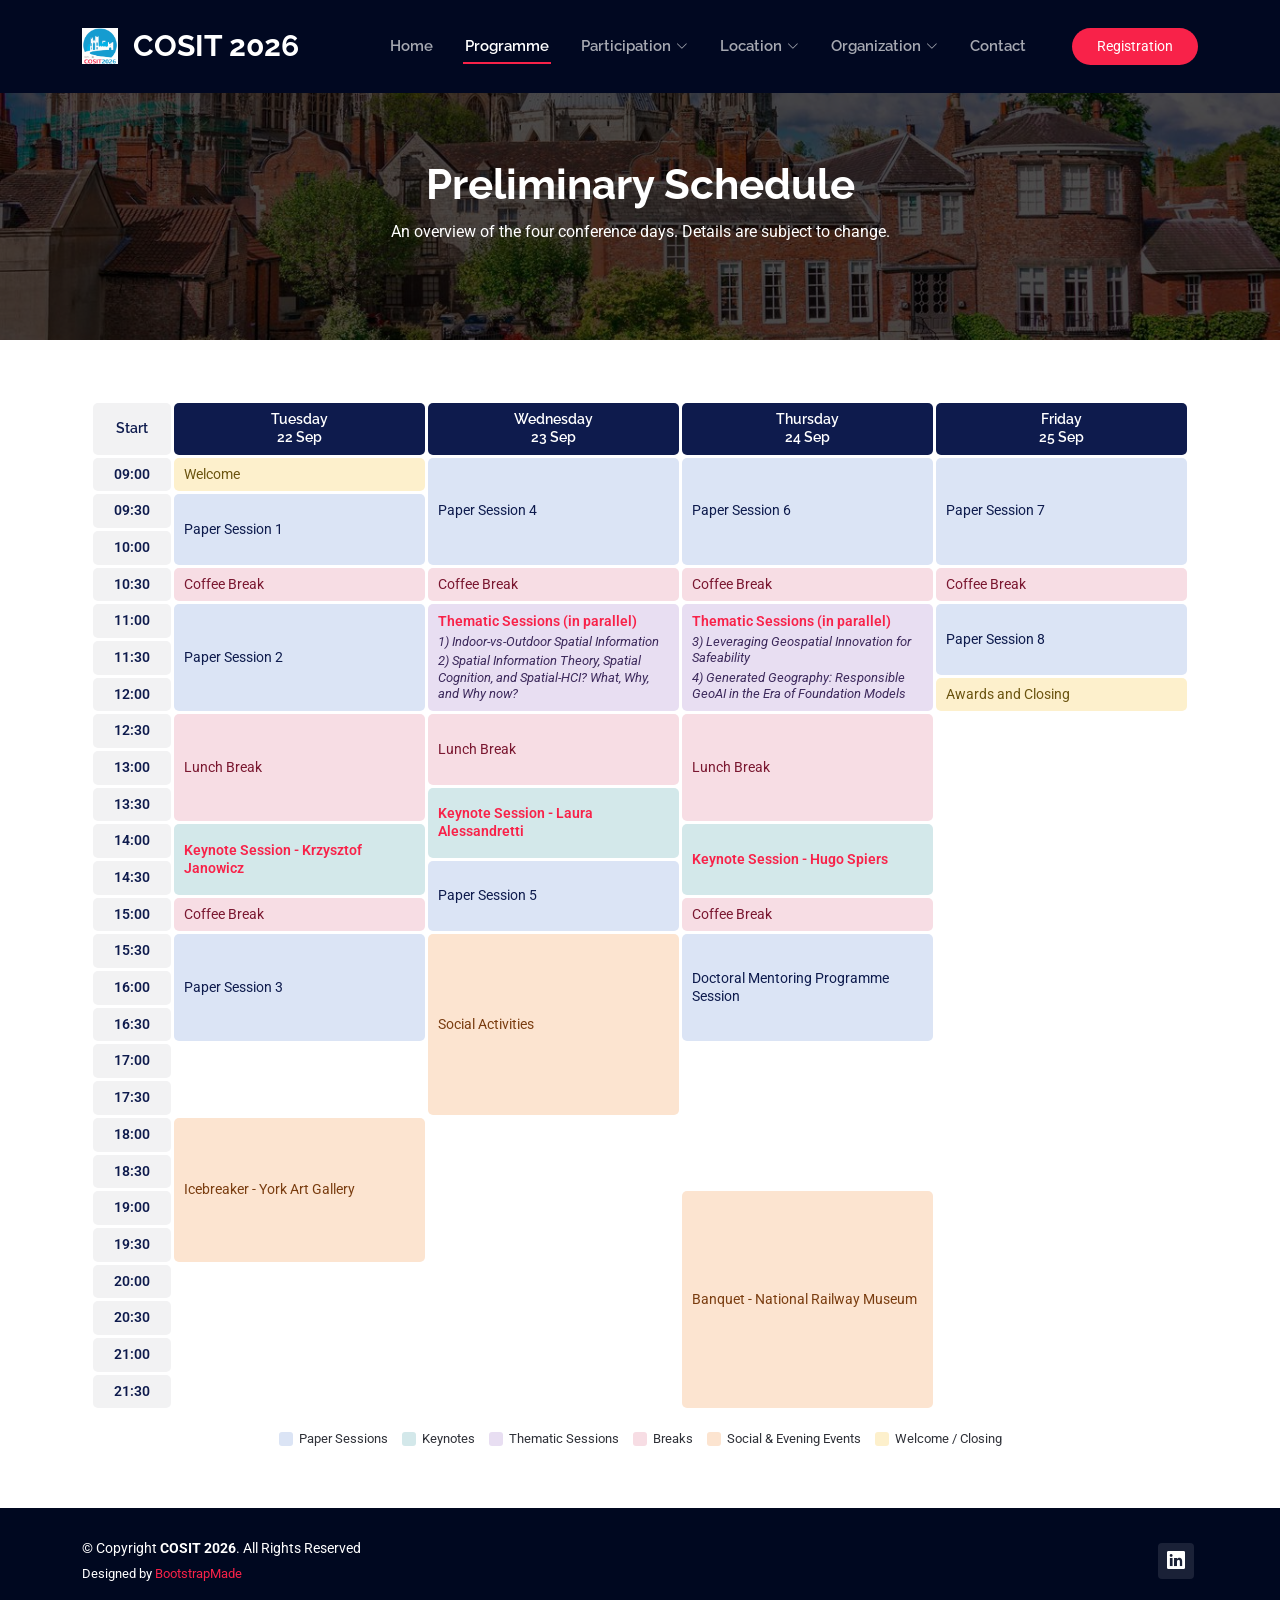
<file: schedule.html>
<!DOCTYPE html>
<html lang="en">

<head>
    <meta charset="utf-8">
    <meta content="width=device-width, initial-scale=1.0" name="viewport">
    <title>The 17th Conference on Spatial Information Theory (COSIT 2026)</title>
    <meta name="description" content="">
    <meta name="keywords" content="">

    <!-- Favicons -->
    <link href="assets/img/cosit2026_logo.png" rel="icon">
    <link href="assets/img/cosit2026_logo.png" rel="apple-touch-icon">

    <!-- Fonts -->
    <link href="https://fonts.googleapis.com" rel="preconnect">
    <link href="https://fonts.gstatic.com" rel="preconnect" crossorigin>
    <link
        href="https://fonts.googleapis.com/css2?family=Roboto:ital,wght@0,100;0,300;0,400;0,500;0,700;0,900;1,100;1,300;1,400;1,500;1,700;1,900&family=Raleway:ital,wght@0,100;0,200;0,300;0,400;0,500;0,600;0,700;0,800;0,900;1,100;1,200;1,300;1,400;1,500;1,600;1,700;1,800;1,900&display=swap"
        rel="stylesheet">

    <!-- Vendor CSS Files -->
    <link href="assets/vendor/bootstrap/css/bootstrap.min.css" rel="stylesheet">
    <link href="assets/vendor/bootstrap-icons/bootstrap-icons.css" rel="stylesheet">
    <link href="assets/vendor/aos/aos.css" rel="stylesheet">
    <link href="assets/vendor/glightbox/css/glightbox.min.css" rel="stylesheet">
    <link href="assets/vendor/swiper/swiper-bundle.min.css" rel="stylesheet">

    <!-- Main CSS File -->
    <link href="assets/css/main.css" rel="stylesheet">

    <!-- =======================================================
  * Template Name: TheEvent
  * Template URL: https://bootstrapmade.com/theevent-conference-event-bootstrap-template/
  * Updated: Aug 07 2024 with Bootstrap v5.3.3
  * Author: BootstrapMade.com
  * License: https://bootstrapmade.com/license/
  ======================================================== -->
</head>

<body class="speaker-details-page">

    <header id="header" class="header d-flex align-items-center fixed-top">
        <div class="container-fluid container-xl position-relative d-flex align-items-center">

            <a href="/" class="logo d-flex align-items-center me-auto">
                <!-- <img src="assets/img/logo_cosit.png" alt=""> -->
                <h1 class="d-flex align-items-center"><img src='assets/img/cosit2026_logo.png'>&nbsp;COSIT 2026</h1>
                <!-- Uncomment the line below if you also wish to use an text logo -->
                <!-- <h1 class="sitename">TheEvent</h1>  -->
            </a>

            <nav id="navmenu" class="navmenu">
                <ul>
                    <li><a href="/">Home<br></a></li>
                    <li><a href="programme.html" class="active">Programme</a></li>
                    <li class="dropdown"><a href="#"><span>Participation</span> <i
                                class="bi bi-chevron-down toggle-dropdown"></i></a>
                        <ul>
                            <li><a href="/#speakers">Keynote Speakers</a></li>
                            <li><a href="/#cfp">Call for Papers</a></li>
                            <li><a href="/#papers">Accepted Papers</a></li>
                            <!-- <li><a href="/#submissions">Submissions</a></li> -->
                            <li><a href="/#thematic">Thematic Sessions</a></li>
                            <li><a href="/#doctoral">Doctoral Mentoring Programme</a></li>
                            <li><a href="/#dates">Important Dates</a></li>
                            <li><a href="/#register">Registration</a></li>
                        </ul>
                    </li>
                    <li class="dropdown"><a href="#"><span>Location</span> <i
                                class="bi bi-chevron-down toggle-dropdown"></i></a>
                        <ul>
                            <li><a href="/#york">York</a></li>
                            <li><a href="/#venue">Conference Venue</a></li>
                            <li><a href="/#transport">Transportation</a></li>
                            <li><a href="/#hotels">Accommodations</a></li>
                            <li><a href="/#visa">Visa Information</a></li>
                        </ul>
                    </li>
                    <li class="dropdown"><a href="#"><span>Organization</span> <i
                                class="bi bi-chevron-down toggle-dropdown"></i></a>
                        <ul>
                            <li><a href="/#org-com">Organizing Committee</a></li>
                            <li><a href="/#pro-com">Programme Committee</a></li>
                            <li><a href="/#sponsors">Sponsors</a></li>
                            <li><a href="https://geosensor.net/cositseries/" target="_blank">Conference Series</a></li>
                        </ul>
                    </li>
                    <li><a href="/#contact">Contact</a></li>
                    <li class="d-xl-none"><a class="cta-btn" href="/#register">Registration</a></li>
                </ul>
                <i class="mobile-nav-toggle d-xl-none bi bi-list"></i>
            </nav>

            <a class="cta-btn d-none d-xl-block" href="/#register">Registration</a>

        </div>
    </header>

    <main class="main">

        <!-- Page Title -->
        <div id="page-title-bg" class="page-title" data-aos="fade"
            style="background-image: url('assets/img/york-bg1.jpg');">
            <div class="container position-relative">
                <h1>Preliminary Schedule</h1>
                <p>An overview of the four conference days. Details are subject to change.</p>
            </div>
        </div>

        <section id="schedule" class="section">
            <style>
                #schedule .schedule-wrap {
                    max-width: 1100px;
                    margin: 0 auto;
                    overflow-x: auto;
                }

                #schedule table.cosit-schedule {
                    width: 100%;
                    border-collapse: separate;
                    border-spacing: 3px;
                    font-size: 0.85rem;
                    table-layout: fixed;
                    min-width: 760px;
                }

                #schedule .cosit-schedule th,
                #schedule .cosit-schedule td {
                    padding: 8px 10px;
                    vertical-align: middle;
                    border-radius: 5px;
                    line-height: 1.3;
                }

                #schedule .cosit-schedule thead th {
                    background: var(--heading-color);
                    color: #fff;
                    font-family: var(--heading-font);
                    text-align: center;
                    font-weight: 600;
                }

                #schedule .cosit-schedule .time-col {
                    background: #f2f2f3;
                    color: var(--heading-color);
                    font-weight: 600;
                    text-align: center;
                    width: 78px;
                    white-space: nowrap;
                }

                #schedule .cosit-schedule td.empty {
                    background: transparent;
                }

                #schedule .ev-paper {
                    background: #dbe4f5;
                    color: #0e1b4d;
                }

#schedule .ev-keynote { background: #d3e8ea; color: #14484d; }

                #schedule .ev-break {
                    background: #f7dde4;
                    color: #7a1730;
                }

                #schedule .ev-thematic {
                    background: #e8def2;
                    color: #3d2a5c;
                }

                #schedule .ev-social {
                    background: #fce4d0;
                    color: #7a3d10;
                }

                #schedule .ev-evening {
                    background: #fce4d0;
                    color: #7a3d10;
                }

                #schedule .ev-highlight {
                    background: #fdf0cc;
                    color: #6b5410;
                }

                #schedule .cosit-schedule td strong {
                    display: block;
                    font-weight: 600;
                }

                #schedule .cosit-schedule td .sub {
                    font-style: italic;
                    font-weight: 400;
                    font-size: 0.8rem;
                    display: block;
                    margin-top: 3px;
                }

                #schedule .legend {
                    max-width: 1100px;
                    margin: 18px auto 0;
                    display: flex;
                    flex-wrap: wrap;
                    gap: 14px;
                    justify-content: center;
                    font-size: 0.8rem;
                }

                #schedule .legend span {
                    display: inline-flex;
                    align-items: center;
                    gap: 6px;
                }

                #schedule .legend i {
                    width: 14px;
                    height: 14px;
                    border-radius: 3px;
                    display: inline-block;
                }
            </style>

            <!-- <div class="container section-title" data-aos="fade-up">
      <h2>Preliminary Schedule<br></h2>
      <p>An overview of the four conference days. Details are subject to change.</p>
    </div> -->

            <div class="container" data-aos="fade-up" data-aos-delay="100">
                <div class="schedule-wrap">
                    <table class="cosit-schedule">
                        <thead>
                            <tr>
                                <th class="time-col">Start</th>
                                <th>Tuesday<br>22 Sep</th>
                                <th>Wednesday<br>23 Sep</th>
                                <th>Thursday<br>24 Sep</th>
                                <th>Friday<br>25 Sep</th>
                            </tr>
                        </thead>
                        <tbody>
                            <tr>
                                <td class="time-col">09:00</td>
                                <td class="ev-highlight">Welcome</td>
                                <td class="ev-paper" rowspan="3">Paper Session 4</td>
                                <td class="ev-paper" rowspan="3">Paper Session 6</td>
                                <td class="ev-paper" rowspan="3">Paper Session 7</td>
                            </tr>
                            <tr>
                                <td class="time-col">09:30</td>
                                <td class="ev-paper" rowspan="2">Paper Session 1</td>
                            </tr>
                            <tr>
                                <td class="time-col">10:00</td>
                            </tr>
                            <tr>
                                <td class="time-col">10:30</td>
                                <td class="ev-break">Coffee Break</td>
                                <td class="ev-break">Coffee Break</td>
                                <td class="ev-break">Coffee Break</td>
                                <td class="ev-break">Coffee Break</td>
                            </tr>
                            <tr>
                                <td class="time-col">11:00</td>
                                <td class="ev-paper" rowspan="3">Paper Session 2</td>
                                <td class="ev-thematic" rowspan="3">
  <strong><a href="https://www.cosit2026.uk/#thematic">Thematic Sessions (in parallel)</a></strong>
  <span class="sub">1) Indoor-vs-Outdoor Spatial Information</span>
  <span class="sub">2) Spatial Information Theory, Spatial Cognition, and Spatial-HCI? What, Why, and Why now?</span>
</td>
<td class="ev-thematic" rowspan="3">
  <strong><a href="https://www.cosit2026.uk/#thematic">Thematic Sessions (in parallel)</a></strong>
  <span class="sub">3) Leveraging Geospatial Innovation for Safeability</span>
  <span class="sub">4) Generated Geography: Responsible GeoAI in the Era of Foundation Models</span>
</td>
                                <td class="ev-paper" rowspan="2">Paper Session 8</td>
                            </tr>
                            <tr>
                                <td class="time-col">11:30</td>
                            </tr>
                            <tr>
                                <td class="time-col">12:00</td>
                                <td class="ev-highlight">Awards and Closing</td>
                            </tr>
                            <tr>
                                <td class="time-col">12:30</td>
                                <td class="ev-break" rowspan="3">Lunch Break</td>
                                <td class="ev-break" rowspan="2">Lunch Break</td>
                                <td class="ev-break" rowspan="3">Lunch Break</td>
                                <td class="empty"></td>
                            </tr>
                            <tr>
                                <td class="time-col">13:00</td>
                                <td class="empty"></td>
                            </tr>
                            <tr>
                                <td class="time-col">13:30</td>
                                <td class="ev-keynote" rowspan="2"><a href="https://www.cosit2026.uk/laura.html"><strong>Keynote Session - Laura Alessandretti</strong></a></td>
                                <td class="empty"></td>
                            </tr>
                            <tr>
                                <td class="time-col">14:00</td>
                                <td class="ev-keynote" rowspan="2"><a href="https://www.cosit2026.uk/krzysztof.html"><strong>Keynote Session - Krzysztof Janowicz</strong></a></td>
                                <td class="ev-keynote" rowspan="2"><a href="https://www.cosit2026.uk/hugo.html"><strong>Keynote Session - Hugo Spiers</strong></a></td>
                                <td class="empty"></td>
                            </tr>
                            <tr>
                                <td class="time-col">14:30</td>
                                <td class="ev-paper" rowspan="2">Paper Session 5</td>
                                <td class="empty"></td>
                            </tr>
                            <tr>
                                <td class="time-col">15:00</td>
                                <td class="ev-break">Coffee Break</td>
                                <td class="ev-break">Coffee Break</td>
                                <td class="empty"></td>
                            </tr>
                            <tr>
                                <td class="time-col">15:30</td>
                                <td class="ev-paper" rowspan="3">Paper Session 3</td>
                                <td class="ev-social" rowspan="5">Social Activities</td>
                                <td class="ev-paper" rowspan="3">Doctoral Mentoring Programme Session</td>
                                <td class="empty"></td>
                            </tr>
                            <tr>
                                <td class="time-col">16:00</td>
                                <td class="empty"></td>
                            </tr>
                            <tr>
                                <td class="time-col">16:30</td>
                                <td class="empty"></td>
                            </tr>
                            <tr>
                                <td class="time-col">17:00</td>
                                <td class="empty"></td>
                                <td class="empty"></td>
                                <td class="empty"></td>
                            </tr>
                            <tr>
                                <td class="time-col">17:30</td>
                                <td class="empty"></td>
                                <td class="empty"></td>
                                <td class="empty"></td>
                            </tr>
                            <tr>
                                <td class="time-col">18:00</td>
                                <td class="ev-evening" rowspan="4">Icebreaker - York Art Gallery</td>
                                <td class="empty"></td>
                                <td class="empty"></td>
                                <td class="empty"></td>
                            </tr>
                            <tr>
                                <td class="time-col">18:30</td>
                                <td class="empty"></td>
                                <td class="empty"></td>
                                <td class="empty"></td>
                            </tr>
                            <tr>
                                <td class="time-col">19:00</td>
                                <td class="empty"></td>
                                <td class="ev-evening" rowspan="6">Banquet - National Railway Museum</td>
                                <td class="empty"></td>
                            </tr>
                            <tr>
                                <td class="time-col">19:30</td>
                                <td class="empty"></td>
                                <td class="empty"></td>
                            </tr>
                            <tr>
                                <td class="time-col">20:00</td>
                                <td class="empty"></td>
                                <td class="empty"></td>
                                <td class="empty"></td>
                            </tr>
                            <tr>
                                <td class="time-col">20:30</td>
                                <td class="empty"></td>
                                <td class="empty"></td>
                                <td class="empty"></td>
                            </tr>
                            <tr>
                                <td class="time-col">21:00</td>
                                <td class="empty"></td>
                                <td class="empty"></td>
                                <td class="empty"></td>
                            </tr>
                            <tr>
                                <td class="time-col">21:30</td>
                                <td class="empty"></td>
                                <td class="empty"></td>
                                <td class="empty"></td>
                            </tr>
                        </tbody>
                    </table>
                </div>

                <div class="legend">
                    <span><i style="background:#dbe4f5"></i>Paper Sessions</span>
                    <span><i style="background:#d3e8ea"></i>Keynotes</span>
                    <span><i style="background:#e8def2"></i>Thematic Sessions</span>
                    <span><i style="background:#f7dde4"></i>Breaks</span>
                    <span><i style="background:#fce4d0"></i>Social &amp; Evening Events</span>
                    <span><i style="background:#fdf0cc"></i>Welcome / Closing</span>
                </div>
            </div>
        </section>

    </main>

    <footer id="footer" class="footer dark-background">

        <div class="copyright text-center">
            <div
                class="container d-flex flex-column flex-lg-row justify-content-center justify-content-lg-between align-items-center">

                <div class="d-flex flex-column align-items-center align-items-lg-start">
                    <div>
                        © Copyright <strong><span>COSIT 2026</span></strong>. All Rights Reserved
                    </div>
                    <div class="credits">
                        <!-- All the links in the footer should remain intact. -->
                        <!-- You can delete the links only if you purchased the pro version. -->
                        <!-- Licensing information: https://bootstrapmade.com/license/ -->
                        <!-- Purchase the pro version with working PHP/AJAX contact form: https://bootstrapmade.com/herobiz-bootstrap-business-template/ -->
                        Designed by <a href="https://bootstrapmade.com/" target="_blank"
                            rel="noopener noreferrer">BootstrapMade</a>
                    </div>
                </div>

                <div class="social-links order-first order-lg-last mb-3 mb-lg-0">
                    <a href="https://www.linkedin.com/company/cosit2026/" target="_blank" rel="noopener noreferrer">
                        <i class="bi bi-linkedin"></i>
                    </a>
                </div>

            </div>
        </div>

    </footer>

    <!-- Scroll Top -->
    <a href="#" id="scroll-top" class="scroll-top d-flex align-items-center justify-content-center"><i
            class="bi bi-arrow-up-short"></i></a>

    <!-- Preloader -->
    <div id="preloader"></div>

    <!-- Vendor JS Files -->
    <script src="assets/vendor/bootstrap/js/bootstrap.bundle.min.js"></script>
    <script src="assets/vendor/php-email-form/validate.js"></script>
    <script src="assets/vendor/aos/aos.js"></script>
    <script src="assets/vendor/glightbox/js/glightbox.min.js"></script>
    <script src="assets/vendor/swiper/swiper-bundle.min.js"></script>

    <!-- Main JS File -->
    <script src="assets/js/main.js"></script>

</body>

</html>
</file>
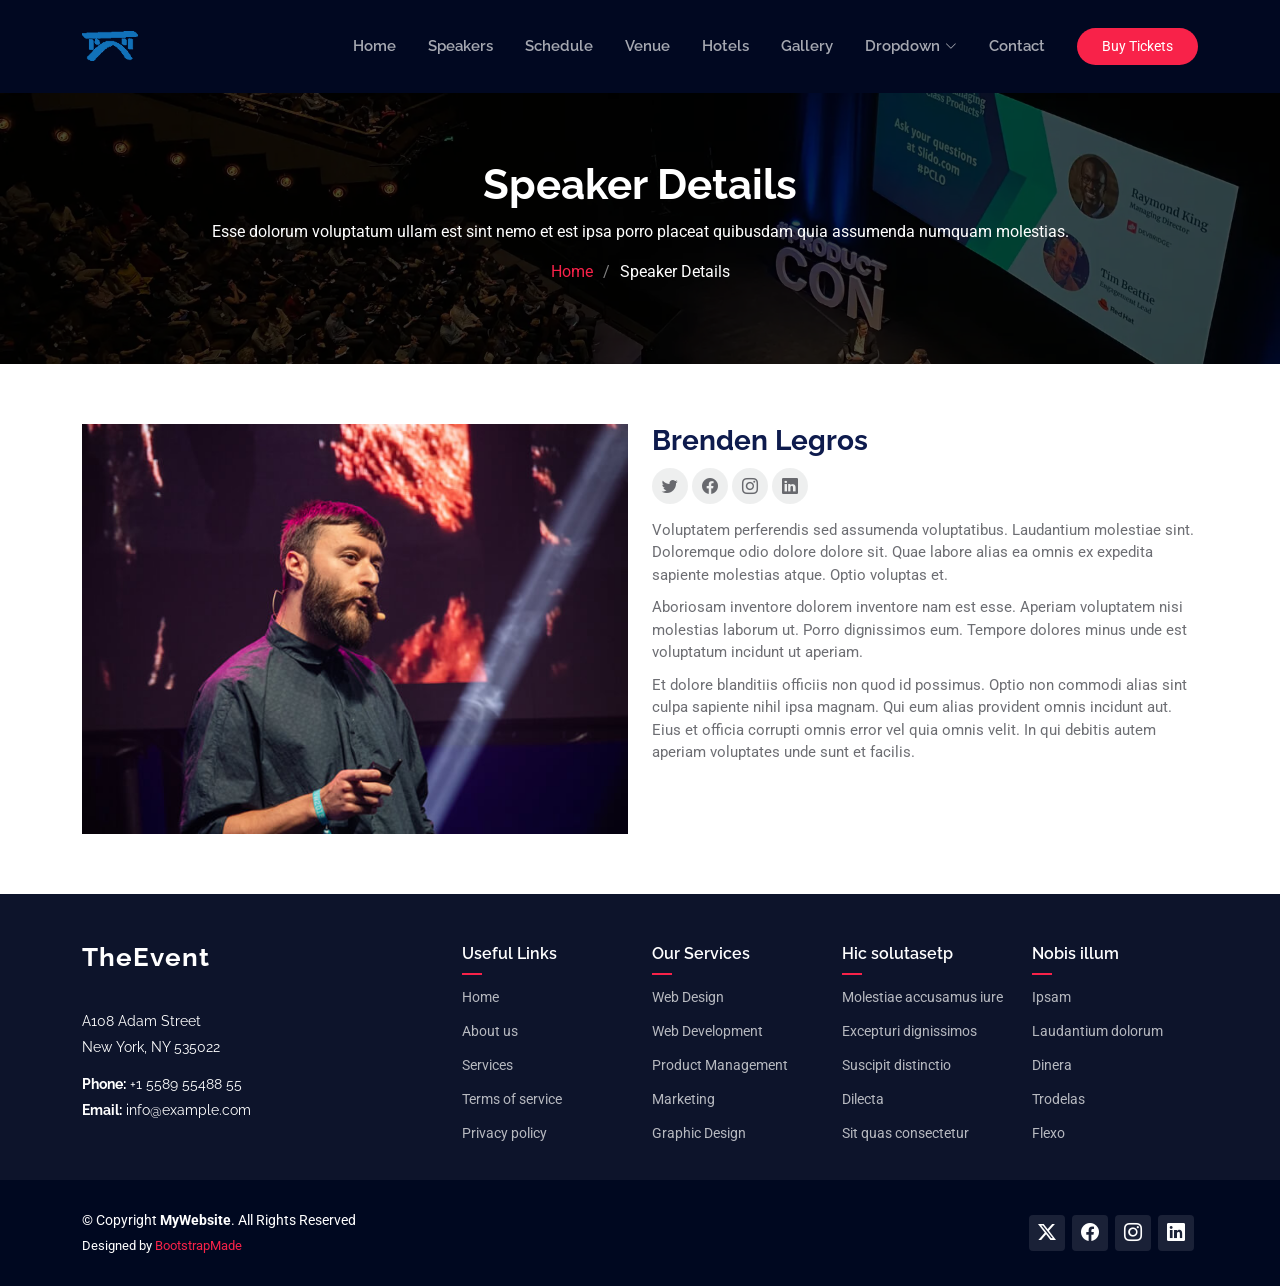
<file: speaker-details.html>
<!DOCTYPE html>
<html lang="en">

<head>
  <meta charset="utf-8">
  <meta content="width=device-width, initial-scale=1.0" name="viewport">
  <title>Speaker Details - TheEvent Bootstrap Template</title>
  <meta name="description" content="">
  <meta name="keywords" content="">

  <!-- Favicons -->
  <link href="assets/img/favicon.png" rel="icon">
  <link href="assets/img/apple-touch-icon.png" rel="apple-touch-icon">

  <!-- Fonts -->
  <link href="https://fonts.googleapis.com" rel="preconnect">
  <link href="https://fonts.gstatic.com" rel="preconnect" crossorigin>
  <link href="https://fonts.googleapis.com/css2?family=Roboto:ital,wght@0,100;0,300;0,400;0,500;0,700;0,900;1,100;1,300;1,400;1,500;1,700;1,900&family=Raleway:ital,wght@0,100;0,200;0,300;0,400;0,500;0,600;0,700;0,800;0,900;1,100;1,200;1,300;1,400;1,500;1,600;1,700;1,800;1,900&display=swap" rel="stylesheet">

  <!-- Vendor CSS Files -->
  <link href="assets/vendor/bootstrap/css/bootstrap.min.css" rel="stylesheet">
  <link href="assets/vendor/bootstrap-icons/bootstrap-icons.css" rel="stylesheet">
  <link href="assets/vendor/aos/aos.css" rel="stylesheet">
  <link href="assets/vendor/glightbox/css/glightbox.min.css" rel="stylesheet">
  <link href="assets/vendor/swiper/swiper-bundle.min.css" rel="stylesheet">

  <!-- Main CSS File -->
  <link href="assets/css/main.css" rel="stylesheet">

  <!-- =======================================================
  * Template Name: TheEvent
  * Template URL: https://bootstrapmade.com/theevent-conference-event-bootstrap-template/
  * Updated: Aug 07 2024 with Bootstrap v5.3.3
  * Author: BootstrapMade.com
  * License: https://bootstrapmade.com/license/
  ======================================================== -->
</head>

<body class="speaker-details-page">

  <header id="header" class="header d-flex align-items-center fixed-top">
    <div class="container-fluid container-xl position-relative d-flex align-items-center">

      <a href="index.html" class="logo d-flex align-items-center me-auto">
        <img src="assets/img/logo.png" alt="">
        <!-- Uncomment the line below if you also wish to use an text logo -->
        <!-- <h1 class="sitename">TheEvent</h1>  -->
      </a>

      <nav id="navmenu" class="navmenu">
        <ul>
          <li><a href="#hero">Home<br></a></li>
          <li><a href="#speakers">Speakers</a></li>
          <li><a href="#schedule">Schedule</a></li>
          <li><a href="#venue">Venue</a></li>
          <li><a href="#hotels">Hotels</a></li>
          <li><a href="#gallery">Gallery</a></li>
          <li class="dropdown"><a href="#"><span>Dropdown</span> <i class="bi bi-chevron-down toggle-dropdown"></i></a>
            <ul>
              <li><a href="#">Dropdown 1</a></li>
              <li class="dropdown"><a href="#"><span>Deep Dropdown</span> <i class="bi bi-chevron-down toggle-dropdown"></i></a>
                <ul>
                  <li><a href="#">Deep Dropdown 1</a></li>
                  <li><a href="#">Deep Dropdown 2</a></li>
                  <li><a href="#">Deep Dropdown 3</a></li>
                  <li><a href="#">Deep Dropdown 4</a></li>
                  <li><a href="#">Deep Dropdown 5</a></li>
                </ul>
              </li>
              <li><a href="#">Dropdown 2</a></li>
              <li><a href="#">Dropdown 3</a></li>
              <li><a href="#">Dropdown 4</a></li>
            </ul>
          </li>
          <li><a href="#contact">Contact</a></li>
        </ul>
        <i class="mobile-nav-toggle d-xl-none bi bi-list"></i>
      </nav>

      <a class="cta-btn d-none d-sm-block" href="#buy-tickets">Buy Tickets</a>

    </div>
  </header>

  <main class="main">

    <!-- Page Title -->
    <div class="page-title" data-aos="fade" style="background-image: url(assets/img/page-title-bg.webp);">
      <div class="container position-relative">
        <h1>Speaker Details</h1>
        <p>Esse dolorum voluptatum ullam est sint nemo et est ipsa porro placeat quibusdam quia assumenda numquam molestias.</p>
        <nav class="breadcrumbs">
          <ol>
            <li><a href="index.html">Home</a></li>
            <li class="current">Speaker Details</li>
          </ol>
        </nav>
      </div>
    </div><!-- End Page Title -->

    <!-- Events Section -->
    <section id="events" class="events section">

      <div class="container" data-aos="fade-up" data-aos-delay="100">

        <div class="row">
          <div class="col-md-6">
            <img src="assets/img/speaker.jpg" alt="Speaker" class="img-fluid">
          </div>

          <div class="col-md-6">
            <div class="details">
              <h2>Brenden Legros</h2>
              <div class="social">
                <a href=""><i class="bi bi-twitter"></i></a>
                <a href=""><i class="bi bi-facebook"></i></a>
                <a href=""><i class="bi bi-instagram"></i></a>
                <a href=""><i class="bi bi-linkedin"></i></a>
              </div>
              <p>Voluptatem perferendis sed assumenda voluptatibus. Laudantium molestiae sint. Doloremque odio dolore dolore sit. Quae labore alias ea omnis ex expedita sapiente molestias atque. Optio voluptas et.</p>

              <p>Aboriosam inventore dolorem inventore nam est esse. Aperiam voluptatem nisi molestias laborum ut. Porro dignissimos eum. Tempore dolores minus unde est voluptatum incidunt ut aperiam.</p>

              <p>Et dolore blanditiis officiis non quod id possimus. Optio non commodi alias sint culpa sapiente nihil ipsa magnam. Qui eum alias provident omnis incidunt aut. Eius et officia corrupti omnis error vel quia omnis velit. In qui debitis autem aperiam voluptates unde sunt et facilis.</p>
            </div>
          </div>

        </div>

      </div>

    </section><!-- /Events Section -->

  </main>

  <footer id="footer" class="footer dark-background">

    <div class="footer-top">
      <div class="container">
        <div class="row gy-4">
          <div class="col-lg-4 col-md-6 footer-about">
            <a href="index.html" class="logo d-flex align-items-center">
              <span class="sitename">TheEvent</span>
            </a>
            <div class="footer-contact pt-3">
              <p>A108 Adam Street</p>
              <p>New York, NY 535022</p>
              <p class="mt-3"><strong>Phone:</strong> <span>+1 5589 55488 55</span></p>
              <p><strong>Email:</strong> <span>info@example.com</span></p>
            </div>
          </div>

          <div class="col-lg-2 col-md-3 footer-links">
            <h4>Useful Links</h4>
            <ul>
              <li><a href="#">Home</a></li>
              <li><a href="#">About us</a></li>
              <li><a href="#">Services</a></li>
              <li><a href="#">Terms of service</a></li>
              <li><a href="#">Privacy policy</a></li>
            </ul>
          </div>

          <div class="col-lg-2 col-md-3 footer-links">
            <h4>Our Services</h4>
            <ul>
              <li><a href="#">Web Design</a></li>
              <li><a href="#">Web Development</a></li>
              <li><a href="#">Product Management</a></li>
              <li><a href="#">Marketing</a></li>
              <li><a href="#">Graphic Design</a></li>
            </ul>
          </div>

          <div class="col-lg-2 col-md-3 footer-links">
            <h4>Hic solutasetp</h4>
            <ul>
              <li><a href="#">Molestiae accusamus iure</a></li>
              <li><a href="#">Excepturi dignissimos</a></li>
              <li><a href="#">Suscipit distinctio</a></li>
              <li><a href="#">Dilecta</a></li>
              <li><a href="#">Sit quas consectetur</a></li>
            </ul>
          </div>

          <div class="col-lg-2 col-md-3 footer-links">
            <h4>Nobis illum</h4>
            <ul>
              <li><a href="#">Ipsam</a></li>
              <li><a href="#">Laudantium dolorum</a></li>
              <li><a href="#">Dinera</a></li>
              <li><a href="#">Trodelas</a></li>
              <li><a href="#">Flexo</a></li>
            </ul>
          </div>

        </div>
      </div>
    </div>

    <div class="copyright text-center">
      <div class="container d-flex flex-column flex-lg-row justify-content-center justify-content-lg-between align-items-center">

        <div class="d-flex flex-column align-items-center align-items-lg-start">
          <div>
            © Copyright <strong><span>MyWebsite</span></strong>. All Rights Reserved
          </div>
          <div class="credits">
            <!-- All the links in the footer should remain intact. -->
            <!-- You can delete the links only if you purchased the pro version. -->
            <!-- Licensing information: https://bootstrapmade.com/license/ -->
            <!-- Purchase the pro version with working PHP/AJAX contact form: https://bootstrapmade.com/herobiz-bootstrap-business-template/ -->
            Designed by <a href="https://bootstrapmade.com/">BootstrapMade</a>
          </div>
        </div>

        <div class="social-links order-first order-lg-last mb-3 mb-lg-0">
          <a href=""><i class="bi bi-twitter-x"></i></a>
          <a href=""><i class="bi bi-facebook"></i></a>
          <a href=""><i class="bi bi-instagram"></i></a>
          <a href=""><i class="bi bi-linkedin"></i></a>
        </div>

      </div>
    </div>

  </footer>

  <!-- Scroll Top -->
  <a href="#" id="scroll-top" class="scroll-top d-flex align-items-center justify-content-center"><i class="bi bi-arrow-up-short"></i></a>

  <!-- Preloader -->
  <div id="preloader"></div>

  <!-- Vendor JS Files -->
  <script src="assets/vendor/bootstrap/js/bootstrap.bundle.min.js"></script>
  <script src="assets/vendor/php-email-form/validate.js"></script>
  <script src="assets/vendor/aos/aos.js"></script>
  <script src="assets/vendor/glightbox/js/glightbox.min.js"></script>
  <script src="assets/vendor/swiper/swiper-bundle.min.js"></script>

  <!-- Main JS File -->
  <script src="assets/js/main.js"></script>

</body>

</html>
</file>
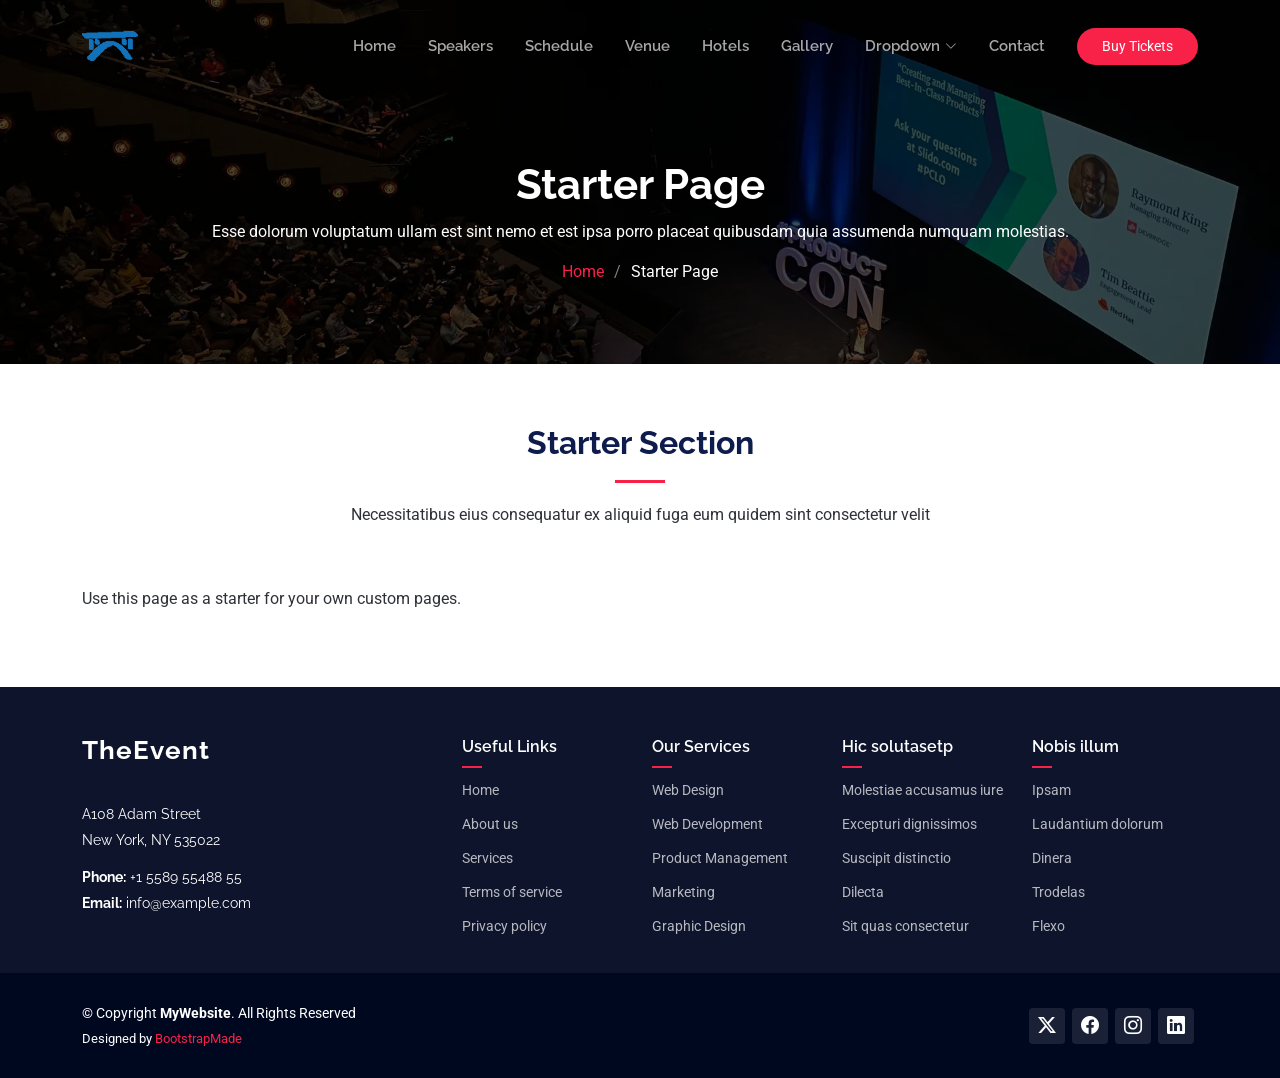
<file: starter-page.html>
<!DOCTYPE html>
<html lang="en">

<head>
  <meta charset="utf-8">
  <meta content="width=device-width, initial-scale=1.0" name="viewport">
  <title>Starter Page - TheEvent Bootstrap Template</title>
  <meta name="description" content="">
  <meta name="keywords" content="">

  <!-- Favicons -->
  <link href="assets/img/favicon.png" rel="icon">
  <link href="assets/img/cosit2026_logo.png" rel="apple-touch-icon">

  <!-- Fonts -->
  <link href="https://fonts.googleapis.com" rel="preconnect">
  <link href="https://fonts.gstatic.com" rel="preconnect" crossorigin>
  <link href="https://fonts.googleapis.com/css2?family=Roboto:ital,wght@0,100;0,300;0,400;0,500;0,700;0,900;1,100;1,300;1,400;1,500;1,700;1,900&family=Raleway:ital,wght@0,100;0,200;0,300;0,400;0,500;0,600;0,700;0,800;0,900;1,100;1,200;1,300;1,400;1,500;1,600;1,700;1,800;1,900&display=swap" rel="stylesheet">

  <!-- Vendor CSS Files -->
  <link href="assets/vendor/bootstrap/css/bootstrap.min.css" rel="stylesheet">
  <link href="assets/vendor/bootstrap-icons/bootstrap-icons.css" rel="stylesheet">
  <link href="assets/vendor/aos/aos.css" rel="stylesheet">
  <link href="assets/vendor/glightbox/css/glightbox.min.css" rel="stylesheet">
  <link href="assets/vendor/swiper/swiper-bundle.min.css" rel="stylesheet">

  <!-- Main CSS File -->
  <link href="assets/css/main.css" rel="stylesheet">

  <!-- =======================================================
  * Template Name: TheEvent
  * Template URL: https://bootstrapmade.com/theevent-conference-event-bootstrap-template/
  * Updated: Aug 07 2024 with Bootstrap v5.3.3
  * Author: BootstrapMade.com
  * License: https://bootstrapmade.com/license/
  ======================================================== -->
</head>

<body class="starter-page-page">

  <header id="header" class="header d-flex align-items-center fixed-top">
    <div class="container-fluid container-xl position-relative d-flex align-items-center">

      <a href="index.html" class="logo d-flex align-items-center me-auto">
        <img src="assets/img/logo.png" alt="">
        <!-- Uncomment the line below if you also wish to use an text logo -->
        <!-- <h1 class="sitename">TheEvent</h1>  -->
      </a>

      <nav id="navmenu" class="navmenu">
        <ul>
          <li><a href="#hero">Home<br></a></li>
          <li><a href="#speakers">Speakers</a></li>
          <li><a href="#schedule">Schedule</a></li>
          <li><a href="#venue">Venue</a></li>
          <li><a href="#hotels">Hotels</a></li>
          <li><a href="#gallery">Gallery</a></li>
          <li class="dropdown"><a href="#"><span>Dropdown</span> <i class="bi bi-chevron-down toggle-dropdown"></i></a>
            <ul>
              <li><a href="#">Dropdown 1</a></li>
              <li class="dropdown"><a href="#"><span>Deep Dropdown</span> <i class="bi bi-chevron-down toggle-dropdown"></i></a>
                <ul>
                  <li><a href="#">Deep Dropdown 1</a></li>
                  <li><a href="#">Deep Dropdown 2</a></li>
                  <li><a href="#">Deep Dropdown 3</a></li>
                  <li><a href="#">Deep Dropdown 4</a></li>
                  <li><a href="#">Deep Dropdown 5</a></li>
                </ul>
              </li>
              <li><a href="#">Dropdown 2</a></li>
              <li><a href="#">Dropdown 3</a></li>
              <li><a href="#">Dropdown 4</a></li>
            </ul>
          </li>
          <li><a href="#contact">Contact</a></li>
        </ul>
        <i class="mobile-nav-toggle d-xl-none bi bi-list"></i>
      </nav>

      <a class="cta-btn d-none d-sm-block" href="#buy-tickets">Buy Tickets</a>

    </div>
  </header>

  <main class="main">

    <!-- Page Title -->
    <div class="page-title" data-aos="fade" style="background-image: url(assets/img/page-title-bg.webp);">
      <div class="container position-relative">
        <h1>Starter Page</h1>
        <p>Esse dolorum voluptatum ullam est sint nemo et est ipsa porro placeat quibusdam quia assumenda numquam molestias.</p>
        <nav class="breadcrumbs">
          <ol>
            <li><a href="index.html">Home</a></li>
            <li class="current">Starter Page</li>
          </ol>
        </nav>
      </div>
    </div><!-- End Page Title -->

    <!-- Starter Section Section -->
    <section id="starter-section" class="starter-section section">

      <!-- Section Title -->
      <div class="container section-title" data-aos="fade-up">
        <h2>Starter Section</h2>
        <p>Necessitatibus eius consequatur ex aliquid fuga eum quidem sint consectetur velit</p>
      </div><!-- End Section Title -->

      <div class="container" data-aos="fade-up">
        <p>Use this page as a starter for your own custom pages.</p>
      </div>

    </section><!-- /Starter Section Section -->

  </main>

  <footer id="footer" class="footer dark-background">

    <div class="footer-top">
      <div class="container">
        <div class="row gy-4">
          <div class="col-lg-4 col-md-6 footer-about">
            <a href="index.html" class="logo d-flex align-items-center">
              <span class="sitename">TheEvent</span>
            </a>
            <div class="footer-contact pt-3">
              <p>A108 Adam Street</p>
              <p>New York, NY 535022</p>
              <p class="mt-3"><strong>Phone:</strong> <span>+1 5589 55488 55</span></p>
              <p><strong>Email:</strong> <span>info@example.com</span></p>
            </div>
          </div>

          <div class="col-lg-2 col-md-3 footer-links">
            <h4>Useful Links</h4>
            <ul>
              <li><a href="#">Home</a></li>
              <li><a href="#">About us</a></li>
              <li><a href="#">Services</a></li>
              <li><a href="#">Terms of service</a></li>
              <li><a href="#">Privacy policy</a></li>
            </ul>
          </div>

          <div class="col-lg-2 col-md-3 footer-links">
            <h4>Our Services</h4>
            <ul>
              <li><a href="#">Web Design</a></li>
              <li><a href="#">Web Development</a></li>
              <li><a href="#">Product Management</a></li>
              <li><a href="#">Marketing</a></li>
              <li><a href="#">Graphic Design</a></li>
            </ul>
          </div>

          <div class="col-lg-2 col-md-3 footer-links">
            <h4>Hic solutasetp</h4>
            <ul>
              <li><a href="#">Molestiae accusamus iure</a></li>
              <li><a href="#">Excepturi dignissimos</a></li>
              <li><a href="#">Suscipit distinctio</a></li>
              <li><a href="#">Dilecta</a></li>
              <li><a href="#">Sit quas consectetur</a></li>
            </ul>
          </div>

          <div class="col-lg-2 col-md-3 footer-links">
            <h4>Nobis illum</h4>
            <ul>
              <li><a href="#">Ipsam</a></li>
              <li><a href="#">Laudantium dolorum</a></li>
              <li><a href="#">Dinera</a></li>
              <li><a href="#">Trodelas</a></li>
              <li><a href="#">Flexo</a></li>
            </ul>
          </div>

        </div>
      </div>
    </div>

    <div class="copyright text-center">
      <div class="container d-flex flex-column flex-lg-row justify-content-center justify-content-lg-between align-items-center">

        <div class="d-flex flex-column align-items-center align-items-lg-start">
          <div>
            © Copyright <strong><span>MyWebsite</span></strong>. All Rights Reserved
          </div>
          <div class="credits">
            <!-- All the links in the footer should remain intact. -->
            <!-- You can delete the links only if you purchased the pro version. -->
            <!-- Licensing information: https://bootstrapmade.com/license/ -->
            <!-- Purchase the pro version with working PHP/AJAX contact form: https://bootstrapmade.com/herobiz-bootstrap-business-template/ -->
            Designed by <a href="https://bootstrapmade.com/">BootstrapMade</a>
          </div>
        </div>

        <div class="social-links order-first order-lg-last mb-3 mb-lg-0">
          <a href=""><i class="bi bi-twitter-x"></i></a>
          <a href=""><i class="bi bi-facebook"></i></a>
          <a href=""><i class="bi bi-instagram"></i></a>
          <a href=""><i class="bi bi-linkedin"></i></a>
        </div>

      </div>
    </div>

  </footer>

  <!-- Scroll Top -->
  <a href="#" id="scroll-top" class="scroll-top d-flex align-items-center justify-content-center"><i class="bi bi-arrow-up-short"></i></a>

  <!-- Preloader -->
  <div id="preloader"></div>

  <!-- Vendor JS Files -->
  <script src="assets/vendor/bootstrap/js/bootstrap.bundle.min.js"></script>
  <script src="assets/vendor/php-email-form/validate.js"></script>
  <script src="assets/vendor/aos/aos.js"></script>
  <script src="assets/vendor/glightbox/js/glightbox.min.js"></script>
  <script src="assets/vendor/swiper/swiper-bundle.min.js"></script>

  <!-- Main JS File -->
  <script src="assets/js/main.js"></script>

</body>

</html>
</file>
<file: assets/css/main.css>
/**
* Template Name: TheEvent
* Template URL: https://bootstrapmade.com/theevent-conference-event-bootstrap-template/
* Updated: Aug 07 2024 with Bootstrap v5.3.3
* Author: BootstrapMade.com
* License: https://bootstrapmade.com/license/
*/

/*--------------------------------------------------------------
# Font & Color Variables
# Help: https://bootstrapmade.com/color-system/
--------------------------------------------------------------*/
/* Fonts */
:root {
  --default-font: "Roboto",  system-ui, -apple-system, "Segoe UI", Roboto, "Helvetica Neue", Arial, "Noto Sans", "Liberation Sans", sans-serif, "Apple Color Emoji", "Segoe UI Emoji", "Segoe UI Symbol", "Noto Color Emoji";
  --heading-font: "Raleway",  sans-serif;
  --nav-font: "Raleway",  sans-serif;
}

/* Global Colors - The following color variables are used throughout the website. Updating them here will change the color scheme of the entire website */
:root { 
  --background-color: #ffffff; /* Background color for the entire website, including individual sections */
  --default-color: #2f3138; /* Default color used for the majority of the text content across the entire website */
  --heading-color: #0e1b4d; /* Color for headings, subheadings and title throughout the website */
  --accent-color: #f82249; /* Accent color that represents your brand on the website. It's used for buttons, links, and other elements that need to stand out */
  --surface-color: #ffffff; /* The surface color is used as a background of boxed elements within sections, such as cards, icon boxes, or other elements that require a visual separation from the global background. */
  --contrast-color: #ffffff; /* Contrast color for text, ensuring readability against backgrounds of accent, heading, or default colors. */
}

/* Nav Menu Colors - The following color variables are used specifically for the navigation menu. They are separate from the global colors to allow for more customization options */
:root {
  --nav-color: rgba(255, 255, 255, 0.65);  /* The default color of the main navmenu links */
  --nav-hover-color: #ffffff; /* Applied to main navmenu links when they are hovered over or active */
  --nav-mobile-background-color: #ffffff; /* Used as the background color for mobile navigation menu */
  --nav-dropdown-background-color: #ffffff; /* Used as the background color for dropdown items that appear when hovering over primary navigation items */
  --nav-dropdown-color: #212529; /* Used for navigation links of the dropdown items in the navigation menu. */
  --nav-dropdown-hover-color: #f82249; /* Similar to --nav-hover-color, this color is applied to dropdown navigation links when they are hovered over. */
}

/* Color Presets - These classes override global colors when applied to any section or element, providing reuse of the sam color scheme. */

.light-background {
  --background-color: #f2f2f3;
  --surface-color: #ffffff;
}

.dark-background {
  --background-color: #000820;
  --default-color: #ffffff;
  --heading-color: #ffffff;
  --surface-color: #001553;
  --contrast-color: #ffffff;
}

/* Smooth scroll */
:root {
  scroll-behavior: smooth;
}

/*--------------------------------------------------------------
# General Styling & Shared Classes
--------------------------------------------------------------*/
body {
  color: var(--default-color);
  background-color: var(--background-color);
  font-family: var(--default-font);
}

a {
  color: var(--accent-color);
  text-decoration: none;
  transition: 0.3s;
}

a:hover {
  color: color-mix(in srgb, var(--accent-color), transparent 25%);
  text-decoration: none;
}

h1,
h2,
h3,
h4,
h5,
h6 {
  color: var(--heading-color);
  font-family: var(--heading-font);
}

/* Pulsating Play Button
------------------------------*/
.pulsating-play-btn {
  width: 94px;
  height: 94px;
  background: radial-gradient(var(--accent-color) 50%, color-mix(in srgb, var(--accent-color), transparent 75%) 52%);
  border-radius: 50%;
  display: block;
  position: relative;
  overflow: hidden;
}

.pulsating-play-btn:before {
  content: "";
  position: absolute;
  width: 120px;
  height: 120px;
  animation-delay: 0s;
  animation: pulsate-play-btn 2s;
  animation-direction: forwards;
  animation-iteration-count: infinite;
  animation-timing-function: steps;
  opacity: 1;
  border-radius: 50%;
  border: 5px solid color-mix(in srgb, var(--accent-color), transparent 30%);
  top: -15%;
  left: -15%;
  background: rgba(198, 16, 0, 0);
}

.pulsating-play-btn:after {
  content: "";
  position: absolute;
  left: 50%;
  top: 50%;
  transform: translateX(-40%) translateY(-50%);
  width: 0;
  height: 0;
  border-top: 10px solid transparent;
  border-bottom: 10px solid transparent;
  border-left: 15px solid #fff;
  z-index: 100;
  transition: all 400ms cubic-bezier(0.55, 0.055, 0.675, 0.19);
}

.pulsating-play-btn:hover:before {
  content: "";
  position: absolute;
  left: 50%;
  top: 50%;
  transform: translateX(-40%) translateY(-50%);
  width: 0;
  height: 0;
  border: none;
  border-top: 10px solid transparent;
  border-bottom: 10px solid transparent;
  border-left: 15px solid #fff;
  z-index: 200;
  animation: none;
  border-radius: 0;
}

.pulsating-play-btn:hover:after {
  border-left: 15px solid var(--accent-color);
  transform: scale(20);
}

@keyframes pulsate-play-btn {
  0% {
    transform: scale(0.6, 0.6);
    opacity: 1;
  }

  100% {
    transform: scale(1, 1);
    opacity: 0;
  }
}

/* PHP Email Form Messages
------------------------------*/
.php-email-form .error-message {
  display: none;
  background: #df1529;
  color: #ffffff;
  text-align: left;
  padding: 15px;
  margin-bottom: 24px;
  font-weight: 600;
}

.php-email-form .sent-message {
  display: none;
  color: #ffffff;
  background: #059652;
  text-align: center;
  padding: 15px;
  margin-bottom: 24px;
  font-weight: 600;
}

.php-email-form .loading {
  display: none;
  background: var(--surface-color);
  text-align: center;
  padding: 15px;
  margin-bottom: 24px;
}

.php-email-form .loading:before {
  content: "";
  display: inline-block;
  border-radius: 50%;
  width: 24px;
  height: 24px;
  margin: 0 10px -6px 0;
  border: 3px solid var(--accent-color);
  border-top-color: var(--surface-color);
  animation: php-email-form-loading 1s linear infinite;
}

@keyframes php-email-form-loading {
  0% {
    transform: rotate(0deg);
  }

  100% {
    transform: rotate(360deg);
  }
}

/*--------------------------------------------------------------
# Global Header
--------------------------------------------------------------*/
.header {
  --background-color: rgba(0, 0, 0, 0);
  --heading-color: #ffffff;
  color: var(--default-color);
  background-color: var(--background-color);
  padding: 20px 0;
  transition: all 0.5s;
  z-index: 997;
}

.header .logo {
  line-height: 1;
}

.header .logo img {
  max-height: 36px;
  margin-right: 8px;
}

.header .logo h1 {
  font-size: 30px;
  margin: 0;
  font-weight: 700;
  color: var(--heading-color);
}

.header .cta-btn,
.header .cta-btn:focus {
  color: var(--contrast-color);
  background: var(--accent-color);
  font-size: 14px;
  padding: 8px 25px;
  margin: 0 0 0 30px;
  border-radius: 50px;
  transition: 0.3s;
}

.header .cta-btn:hover,
.header .cta-btn:focus:hover {
  color: var(--contrast-color);
  background: color-mix(in srgb, var(--accent-color), transparent 20%);
}

@media (max-width: 1200px) {
  .header .logo {
    order: 1;
  }

  .header .btn-getstarted {
    order: 2;
    margin: 0 15px 0 0;
    padding: 6px 15px;
  }

  .header .navmenu {
    order: 3;
  }
}

.scrolled .header {
  background-color: rgba(1, 8, 33, 1); /* Less transparent */
  box-shadow: 0px 0 18px rgba(0, 0, 0, 0.9);
}

/* Global Header on Scroll
------------------------------*/
.scrolled .header {
  --background-color: rgba(1, 8, 33, 1);
}

/*--------------------------------------------------------------
# Navigation Menu
--------------------------------------------------------------*/
/* Desktop Navigation */
@media (min-width: 1200px) {
  .navmenu {
    padding: 0;
  }

  .navmenu ul {
    margin: 0;
    padding: 0;
    display: flex;
    list-style: none;
    align-items: center;
  }

  .navmenu li {
    position: relative;
  }

  .navmenu>ul>li {
    white-space: nowrap;
    padding: 15px 14px;
  }

  .navmenu>ul>li:last-child {
    padding-right: 0;
  }

  .navmenu a,
  .navmenu a:focus {
    color: var(--nav-color);
    font-size: 15px;
    padding: 0 2px;
    font-family: var(--nav-font);
    font-weight: 600;
    display: flex;
    align-items: center;
    justify-content: space-between;
    white-space: nowrap;
    transition: 0.3s;
    position: relative;
  }

  .navmenu a i,
  .navmenu a:focus i {
    font-size: 12px;
    line-height: 0;
    margin-left: 5px;
    transition: 0.3s;
  }

  .navmenu>ul>li>a:before {
    content: "";
    position: absolute;
    height: 2px;
    bottom: -6px;
    left: 0;
    background-color: var(--accent-color);
    visibility: hidden;
    width: 0px;
    transition: all 0.3s ease-in-out 0s;
  }

  .navmenu a:hover:before,
  .navmenu li:hover>a:before,
  .navmenu .active:before {
    visibility: visible;
    width: 100%;
  }

  .navmenu li:hover>a,
  .navmenu .active,
  .navmenu .active:focus {
    color: var(--nav-hover-color);
  }

  .navmenu .dropdown ul {
    margin: 0;
    padding: 10px 0;
    background: var(--nav-dropdown-background-color);
    display: block;
    position: absolute;
    visibility: hidden;
    left: 14px;
    top: 130%;
    opacity: 0;
    transition: 0.3s;
    border-radius: 4px;
    z-index: 99;
    box-shadow: 0px 0px 30px rgba(0, 0, 0, 0.1);
  }

  .navmenu .dropdown ul li {
    min-width: 200px;
  }

  .navmenu .dropdown ul a {
    padding: 10px 20px;
    font-size: 15px;
    text-transform: none;
    color: var(--nav-dropdown-color);
  }

  .navmenu .dropdown ul a i {
    font-size: 12px;
  }

  .navmenu .dropdown ul a:hover,
  .navmenu .dropdown ul .active:hover,
  .navmenu .dropdown ul li:hover>a {
    color: var(--nav-dropdown-hover-color);
  }

  .navmenu .dropdown:hover>ul {
    opacity: 1;
    top: 100%;
    visibility: visible;
  }

  .navmenu .dropdown .dropdown ul {
    top: 0;
    left: -90%;
    visibility: hidden;
  }

  .navmenu .dropdown .dropdown:hover>ul {
    opacity: 1;
    top: 0;
    left: -100%;
    visibility: visible;
  }
}

/* Mobile Navigation */
@media (max-width: 1199px) {
  .mobile-nav-toggle {
    color: var(--nav-color);
    font-size: 28px;
    line-height: 0;
    margin-right: 10px;
    cursor: pointer;
    transition: color 0.3s;
  }

  .navmenu {
    padding: 0;
    z-index: 9997;
  }

  .navmenu ul {
    display: none;
    list-style: none;
    position: absolute;
    inset: 60px 20px 20px 20px;
    padding: 10px 0;
    margin: 0;
    border-radius: 6px;
    background-color: var(--nav-dropdown-background-color);
    border: 1px solid color-mix(in srgb, var(--default-color), transparent 90%);
    box-shadow: none;
    overflow-y: auto;
    transition: 0.3s;
    z-index: 9998;
  }

  .navmenu a,
  .navmenu a:focus {
    color: var(--nav-dropdown-color);
    padding: 10px 20px;
    font-family: var(--nav-font);
    font-size: 17px;
    font-weight: 500;
    display: flex;
    align-items: center;
    justify-content: space-between;
    white-space: nowrap;
    transition: 0.3s;
  }

  .navmenu a i,
  .navmenu a:focus i {
    font-size: 12px;
    line-height: 0;
    margin-left: 5px;
    width: 30px;
    height: 30px;
    display: flex;
    align-items: center;
    justify-content: center;
    border-radius: 50%;
    transition: 0.3s;
    background-color: color-mix(in srgb, var(--accent-color), transparent 90%);
  }

  .navmenu a i:hover,
  .navmenu a:focus i:hover {
    background-color: var(--accent-color);
    color: var(--contrast-color);
  }

  .navmenu a:hover,
  .navmenu .active,
  .navmenu .active:focus {
    color: var(--nav-dropdown-hover-color);
  }

  .navmenu .active i,
  .navmenu .active:focus i {
    background-color: var(--accent-color);
    color: var(--contrast-color);
    transform: rotate(180deg);
  }

  .navmenu .dropdown ul {
    position: static;
    display: none;
    z-index: 99;
    padding: 10px 0;
    margin: 10px 20px;
    background-color: var(--nav-dropdown-background-color);
    transition: all 0.5s ease-in-out;
  }

  .navmenu .dropdown ul ul {
    background-color: rgba(33, 37, 41, 0.1);
  }

  .navmenu .dropdown>.dropdown-active {
    display: block;
    background-color: rgba(33, 37, 41, 0.03);
  }

  .mobile-nav-active {
    overflow: hidden;
  }

  .mobile-nav-active .mobile-nav-toggle {
    color: #fff;
    position: absolute;
    font-size: 32px;
    top: 15px;
    right: 15px;
    margin-right: 0;
    z-index: 9999;
  }

  .mobile-nav-active .navmenu {
    position: fixed;
    overflow: hidden;
    inset: 0;
    background: rgba(33, 37, 41, 0.8);
    transition: 0.3s;
  }

  .mobile-nav-active .navmenu>ul {
    display: block;
  }

    .navmenu .cta-btn {
    display: inline-block;
    width: auto;
    padding: 8px 20px;
    margin: 10px auto;
    border-radius: 25px;
    text-align: center;
  }

  .navmenu li.d-xl-none {
    text-align: center;
  }
}

/*--------------------------------------------------------------
# Global Footer
--------------------------------------------------------------*/
.footer {
  color: var(--default-color);
  background-color: var(--background-color);
  font-size: 14px;
  position: relative;
}

.footer .footer-top {
  background-color: color-mix(in srgb, var(--background-color), white 5%);
  padding-top: 50px;
}

.footer .footer-about .logo {
  line-height: 1;
  margin-bottom: 25px;
}

.footer .footer-about .logo img {
  max-height: 40px;
  margin-right: 6px;
}

.footer .footer-about .logo span {
  color: var(--heading-color);
  font-family: var(--heading-font);
  font-size: 26px;
  font-weight: 700;
  letter-spacing: 1px;
}

.footer .footer-about p {
  font-size: 14px;
  font-family: var(--heading-font);
}

.footer h4 {
  font-size: 16px;
  font-weight: 600;
  position: relative;
  padding-bottom: 12px;
  margin-bottom: 15px;
}

.footer h4::after {
  content: "";
  position: absolute;
  display: block;
  width: 20px;
  height: 2px;
  background: var(--accent-color);
  bottom: 0;
  left: 0;
}

.footer .footer-links {
  margin-bottom: 30px;
}

.footer .footer-links ul {
  list-style: none;
  padding: 0;
  margin: 0;
}

.footer .footer-links ul i {
  padding-right: 2px;
  font-size: 12px;
  line-height: 0;
}

.footer .footer-links ul li {
  padding: 10px 0;
  display: flex;
  align-items: center;
}

.footer .footer-links ul li:first-child {
  padding-top: 0;
}

.footer .footer-links ul a {
  color: color-mix(in srgb, var(--default-color), transparent 30%);
  display: inline-block;
  line-height: 1;
}

.footer .footer-links ul a:hover {
  color: var(--accent-color);
}

.footer .footer-contact p {
  margin-bottom: 5px;
}

.footer .copyright {
  padding: 30px 0;
}

.footer .copyright p {
  margin-bottom: 0;
}

.footer .credits {
  margin-top: 5px;
  font-size: 13px;
}

.footer .social-links a {
  font-size: 18px;
  display: inline-block;
  background: color-mix(in srgb, var(--default-color), transparent 90%);
  color: var(--contrast-color);
  line-height: 1;
  padding: 8px 0;
  margin-right: 4px;
  border-radius: 4px;
  text-align: center;
  width: 36px;
  height: 36px;
  transition: 0.3s;
}

.footer .social-links a:hover {
  background: var(--accent-color);
  text-decoration: none;
}

/*--------------------------------------------------------------
# Preloader
--------------------------------------------------------------*/
#preloader {
  position: fixed;
  inset: 0;
  z-index: 999999;
  overflow: hidden;
  background: var(--background-color);
  transition: all 0.6s ease-out;
}

#preloader:before {
  content: "";
  position: fixed;
  top: calc(50% - 30px);
  left: calc(50% - 30px);
  border: 6px solid #ffffff;
  border-color: var(--accent-color) transparent var(--accent-color) transparent;
  border-radius: 50%;
  width: 60px;
  height: 60px;
  animation: animate-preloader 1.5s linear infinite;
}

@keyframes animate-preloader {
  0% {
    transform: rotate(0deg);
  }

  100% {
    transform: rotate(360deg);
  }
}

/*--------------------------------------------------------------
# Scroll Top Button
--------------------------------------------------------------*/
.scroll-top {
  position: fixed;
  visibility: hidden;
  opacity: 0;
  right: 15px;
  bottom: -15px;
  z-index: 99999;
  background-color: var(--accent-color);
  width: 44px;
  height: 44px;
  border-radius: 50px;
  transition: all 0.4s;
}

.scroll-top i {
  font-size: 24px;
  color: var(--contrast-color);
  line-height: 0;
}

.scroll-top:hover {
  background-color: color-mix(in srgb, var(--accent-color), transparent 20%);
  color: var(--contrast-color);
}

.scroll-top.active {
  visibility: visible;
  opacity: 1;
  bottom: 15px;
}

/*--------------------------------------------------------------
# Disable aos animation delay on mobile devices
--------------------------------------------------------------*/
@media screen and (max-width: 768px) {
  [data-aos-delay] {
    transition-delay: 0 !important;
  }
}

/*--------------------------------------------------------------
# Global Page Titles & Breadcrumbs
--------------------------------------------------------------*/
.page-title {
  --background-color: #000000;
  --heading-color: var(--contrast-color);
  --default-color: var(--contrast-color);
  color: var(--default-color);
  background-color: var(--background-color);
  background-size: cover;
  background-position: center;
  background-repeat: no-repeat;
  padding: 160px 0 80px 0;
  text-align: center;
  position: relative;
}

.page-title:before {
  content: "";
  background-color: color-mix(in srgb, var(--background-color), transparent 30%);
  position: absolute;
  inset: 0;
}

.page-title h1 {
  font-size: 42px;
  font-weight: 700;
  margin-bottom: 10px;
}

.page-title .breadcrumbs ol {
  display: flex;
  flex-wrap: wrap;
  list-style: none;
  justify-content: center;
  padding: 0;
  margin: 0;
  font-size: 16px;
  font-weight: 400;
}

.page-title .breadcrumbs ol li+li {
  padding-left: 10px;
}

.page-title .breadcrumbs ol li+li::before {
  content: "/";
  display: inline-block;
  padding-right: 10px;
  color: color-mix(in srgb, var(--default-color), transparent 50%);
}

/*--------------------------------------------------------------
# Global Sections
--------------------------------------------------------------*/
section,
.section {
  color: var(--default-color);
  background-color: var(--background-color);
  padding: 60px 0;
  scroll-margin-top: 92px;
  overflow: clip;
}

@media (max-width: 1199px) {

  section,
  .section {
    scroll-margin-top: 76px;
  }
}

/*--------------------------------------------------------------
# Global Section Titles
--------------------------------------------------------------*/
.section-title {
  text-align: center;
  padding-bottom: 60px;
  position: relative;
}

.section-title h2 {
  font-size: 32px;
  font-weight: 700;
  margin-bottom: 20px;
  padding-bottom: 20px;
  position: relative;
}

.section-title h2:after {
  content: "";
  position: absolute;
  display: block;
  width: 50px;
  height: 3px;
  background: var(--accent-color);
  left: 0;
  right: 0;
  bottom: 0;
  margin: auto;
}

.section-title p {
  margin-bottom: 0;
}

/*--------------------------------------------------------------
# Hero Section
--------------------------------------------------------------*/
.hero {
  width: 100%;
  min-height: 100vh;
  position: relative;
  padding: 100px 0 0 0;
  display: flex;
  align-items: center;
  justify-content: center;
  flex-direction: column;
}

.hero img {
  position: absolute;
  inset: 0;
  display: block;
  width: 100%;
  height: 100%;
  object-fit: cover;
  z-index: 1;
}

.hero:before {
  content: "";
  background: color-mix(in srgb, var(--background-color), transparent 30%);
  position: absolute;
  inset: 0;
  z-index: 2;
}

.hero .container {
  position: relative;
  z-index: 3;
}

.hero h2 {
  margin: 0;
  font-size: 48px;
  font-weight: 700;
}

.hero h2 span {
  color: var(--accent-color);
}

.hero p {
  color: color-mix(in srgb, var(--default-color), transparent 10%); 
  margin: 10px 0 0 0;
  font-size: 24px;
}

@media (max-width: 768px) {
  .hero h2 {
    font-size: 32px;
    line-height: 36px;
  }

  .hero p {
    font-size: 18px;
    line-height: 24px;
  }
}

.hero .about-info {
  overflow: hidden;
  position: relative;
  padding: 60px 0 40px 0;
  z-index: 2;
  width: 100%;
}

.hero .about-info:before {
  content: "";
  background: color-mix(in srgb, var(--background-color), transparent 50%);
  position: absolute;
  bottom: 0;
  top: 0;
  left: 0;
  right: 0;
}

.hero .about-info h2 {
  font-size: 36px;
  font-weight: bold;
  margin-bottom: 10px;
  color: #fff;
}

.hero .about-info h3 {
  font-size: 18px;
  font-weight: bold;
  text-transform: uppercase;
  margin-bottom: 10px;
  color: #fff;
}

.hero .about-info p {
  font-size: 14px;
  margin-bottom: 20px;
  color: #fff;
}

/*--------------------------------------------------------------
# Speakers Section
--------------------------------------------------------------*/
.speakers {
  --default-color: #ffffff;
}

.speakers .section-title p {
  color: #2f3138;
}

.speakers .member {
  text-align: center;
  position: relative;
  overflow: hidden;
}

.speakers .member img {
  width: 100%;
  aspect-ratio: 1 / 1;
  object-fit: cover;
  object-position: center top;
}

.speakers .member .member-info {
  position: absolute;
  padding: 15px 0;
  inset: auto 0 -44px 0;
  background: rgba(0, 0, 0, 0.6);
  transition: 0.4s;
}

.speakers .member .member-info-content h4 {
  color: var(--contrast-color);
  font-weight: 700;
  margin-bottom: 4px;
  font-size: 16px;
}

.speakers .member .member-info-content h4 a {
  color: var(--contrast-color);
}

.speakers .member .member-info-content h4 a:hover {
  color: var(--accent-color);
}

.speakers .member .member-info-content span {
  font-style: italic;
  display: block;
  font-size: 13px;
}

.speakers .member .social {
  text-align: center;
  padding-top: 10px;
}

.speakers .member .social a {
  transition: color 0.3s;
  color: color-mix(in srgb, var(--default-color), transparent 30%);
  margin: 0 4px;
  display: inline-block;
}

.speakers .member .social a:hover {
  color: var(--default-color);
}

.speakers .member .social i {
  font-size: 18px;
  margin: 0 2px;
}

.speakers .member:hover .member-info {
  bottom: 0;
}

/*--------------------------------------------------------------
# Schedule Section
--------------------------------------------------------------*/
.schedule {
  --background-color: color-mix(in srgb, var(--alt-background-color), transparent 95%);
}

.schedule .nav-tabs {
  text-align: center;
  margin: auto;
  display: block;
  border-bottom: 0;
  margin-bottom: 30px;
}

.schedule .nav-tabs li {
  display: inline-block;
  margin-bottom: 0;
}

.schedule .nav-tabs a {
  border: none;
  border-radius: 50px;
  font-weight: 600;
  background-color: var(--heading-color);
  color: var(--contrast-color);
  padding: 10px 100px;
}

@media (max-width: 991px) {
  .schedule .nav-tabs a {
    padding: 8px 60px;
  }
}

@media (max-width: 767px) {
  .schedule .nav-tabs a {
    padding: 8px 50px;
  }
}

@media (max-width: 480px) {
  .schedule .nav-tabs a {
    padding: 8px 30px;
  }
}

.schedule .nav-tabs a.active {
  background-color: var(--accent-color);
  color: var(--contrast-color);
}

.schedule .sub-heading {
  text-align: center;
  font-size: 18px;
  font-style: italic;
  margin: 0 auto 30px auto;
}

@media (min-width: 991px) {
  .schedule .sub-heading {
    width: 75%;
  }
}

.schedule .tab-pane {
  transition: ease-in-out 0.2s;
}

.schedule .schedule-item {
  border-bottom: 1px solid color-mix(in srgb, var(--default-color), transparent 85%);
  padding-top: 15px;
  padding-bottom: 15px;
  transition: background-color ease-in-out 0.3s;
}

.schedule .schedule-item time {
  padding-bottom: 5px;
  display: inline-block;
}

.schedule .schedule-item .speaker {
  width: 60px;
  height: 60px;
  overflow: hidden;
  border-radius: 50%;
  float: left;
  margin: 0 10px 10px 0;
}

.schedule .schedule-item .speaker img {
  height: 100%;
  transform: translateX(-50%);
  margin-left: 50%;
  transition: all ease-in-out 0.3s;
}

.schedule .schedule-item h4 {
  font-size: 18px;
  font-weight: 600;
  margin-bottom: 5px;
}

.schedule .schedule-item h4 span {
  font-style: italic;
  color: color-mix(in srgb, var(--default-color), transparent 50%);
  font-weight: normal;
  font-size: 16px;
}

.schedule .schedule-item p {
  font-style: italic;
  color: color-mix(in srgb, var(--default-color), transparent 30%);
  margin-bottom: 0;
}

/*--------------------------------------------------------------
# Venue Section
--------------------------------------------------------------*/
.venue .container-fluid {
  margin-bottom: 3px;
}

.venue .venue-map iframe {
  width: 100%;
  height: 100%;
  min-height: 300px;
}

.venue .venue-info {
  background: url("../img/venue-gallery/hosp.jpg") center center no-repeat;
  background-size: cover;
  position: relative;
  padding-top: 110px;
  padding-bottom: 0px;
}

.venue .venue-info:before {
  content: "";
  background: rgba(0, 0, 0, 0.5);
  position: absolute;
  bottom: 0;
  top: 0;
  left: 0;
  right: 0;
}

.venue .venue-info h3 {
  font-size: 36px;
  font-weight: 700;
  color: var(--contrast-color);
}

@media (max-width: 574px) {
  .venue .venue-info h3 {
    font-size: 24px;
  }
}

.venue .venue-info p {
  color: var(--contrast-color);
  margin-bottom: 0;
}

.venue .venue-gallery-container {
  padding-right: 12px;
}

.venue .venue-gallery {
  overflow: hidden;
  border-right: 3px solid var(--background-color);
  border-bottom: 3px solid var(--background-color);
}

.venue .venue-gallery img {
  transition: all ease-in-out 0.4s;
}

.venue .venue-gallery:hover img {
  transform: scale(1.1);
}

/*--------------------------------------------------------------
# Hotels Section
--------------------------------------------------------------*/
.hotels .card {
  background-color: var(--surface-color);
  color: var(--default-color);
  border: 1px solid color-mix(in srgb, var(--default-color), transparent 85%);
  position: relative;
  border-radius: 0;
}

.hotels .card .card-img {
  overflow: hidden;
  margin-bottom: 15px;
  border-radius: 0;
}

.hotels .card .card-img img {
  transition: 0.3s ease-in-out;
}

.hotels .card h3 {
  font-weight: 600;
  font-size: 20px;
  margin-bottom: 5px;
  padding: 0 20px;
}

.hotels .card a {
  color: var(--heading-color);
  transition: 0.3;
}

.hotels .card a:hover {
  color: var(--accent-color);
}

.hotels .card .stars {
  padding: 0 20px;
  margin-bottom: 5px;
}

.hotels .card .stars i {
  color: #ffc107;
}

.hotels .card p {
  padding: 0 20px;
  margin-bottom: 20px;
  color: color-mix(in srgb, var(--default-color), transparent 40%);
  font-style: italic;
  font-size: 15px;
}

.hotels .card:hover .card-img img {
  transform: scale(1.1);
}

/*--------------------------------------------------------------
# Gallery Section
--------------------------------------------------------------*/
.gallery {
  overflow: hidden;
}

.gallery .swiper-wrapper {
  height: auto;
}

.gallery .swiper-pagination {
  margin-top: 20px;
  position: relative;
}

.gallery .swiper-pagination .swiper-pagination-bullet {
  background-color: var(--background-color);
  border: 1px solid var(--accent-color);
  width: 12px;
  height: 12px;
  opacity: 1;
}

.gallery .swiper-pagination .swiper-pagination-bullet-active {
  background-color: var(--accent-color);
}

.gallery .swiper-slide-active {
  text-align: center;
}

@media (min-width: 992px) {
  .gallery .swiper-wrapper {
    padding: 40px 0;
  }

  .gallery .swiper-slide-active {
    background: var(--background-color);
    border: 6px solid var(--accent-color);
    padding: 4px;
    z-index: 1;
    transform: scale(1.2);
    transition: none;
  }
}

/*--------------------------------------------------------------
# Sponsors Section
--------------------------------------------------------------*/
.sponsors .clients-wrap {
  border-top: 1px solid color-mix(in srgb, var(--default-color), transparent 85%);
  border-left: 1px solid color-mix(in srgb, var(--default-color), transparent 85%);
}

.sponsors .client-logo {
  background-color: var(--surface-color);
  display: flex;
  justify-content: center;
  align-items: center;
  border-right: 1px solid color-mix(in srgb, var(--default-color), transparent 85%);
  border-bottom: 1px solid color-mix(in srgb, var(--default-color), transparent 85%);
  overflow: hidden;
}

/* .sponsors .client-logo img {
  padding: 50px;
  max-width: 80%;
  transition: 0.3s;
}

@media (max-width: 640px) {
  .sponsors .client-logo img {
    padding: 30px;
    max-width: 50%;  }
} */

.sponsors .client-logo:hover img {
  transform: scale(1.1);
}

/*--------------------------------------------------------------
# Faq Section
--------------------------------------------------------------*/
.faq .faq-container .faq-item {
  background-color: var(--surface-color);
  position: relative;
  padding: 20px;
  margin-bottom: 15px;
  border: 1px solid color-mix(in srgb, var(--default-color), transparent 85%);
  border-radius: 5px;
  overflow: hidden;
}

.faq .faq-container .faq-item:last-child {
  margin-bottom: 0;
}

.faq .faq-container .faq-item h3 {
  font-weight: 600;
  font-size: 16px;
  line-height: 24px;
  margin: 0 30px 0 0;
  transition: 0.3s;
  cursor: pointer;
  display: flex;
  align-items: center;
}

.faq .faq-container .faq-item h3 .num {
  color: var(--accent-color);
  padding-right: 5px;
}

.faq .faq-container .faq-item h3:hover {
  color: var(--accent-color);
}

.faq .faq-container .faq-item .faq-content {
  display: grid;
  grid-template-rows: 0fr;
  transition: 0.3s ease-in-out;
  visibility: hidden;
  opacity: 0;
}

.faq .faq-container .faq-item .faq-content p {
  margin-bottom: 0;
  overflow: hidden;
}

.faq .faq-container .faq-item .faq-toggle {
  position: absolute;
  top: 20px;
  right: 20px;
  font-size: 16px;
  line-height: 0;
  transition: 0.3s;
  cursor: pointer;
}

.faq .faq-container .faq-item .faq-toggle:hover {
  color: var(--accent-color);
}

.faq .faq-container .faq-active {
  background-color: color-mix(in srgb, var(--accent-color), transparent 97%);
  border-color: color-mix(in srgb, var(--accent-color), transparent 80%);
}

.faq .faq-container .faq-active h3 {
  color: var(--accent-color);
}

.faq .faq-container .faq-active .faq-content {
  grid-template-rows: 1fr;
  visibility: visible;
  opacity: 1;
  padding-top: 10px;
}

.faq .faq-container .faq-active .faq-toggle {
  transform: rotate(90deg);
  color: var(--accent-color);
}

/*--------------------------------------------------------------
# Buy Tickets Section
--------------------------------------------------------------*/
.buy-tickets .pricing-item {
  background-color: var(--surface-color);
  box-shadow: 0 3px 20px -2px rgba(0, 0, 0, 0.1);
  padding-bottom: 30px;
  position: relative;
}

.buy-tickets .pricing-item h3 {
  font-weight: 700;
  margin-bottom: 0;
  font-size: 24px;
}

.buy-tickets .pricing-item h4 {
  font-size: 48px;
  color: var(--accent-color);
  font-weight: 400;
  font-family: var(--heading-font);
  margin-bottom: 25px;
  text-align: center;
}

.buy-tickets .pricing-item h4 sup {
  font-size: 28px;
}

.buy-tickets .pricing-item h4 span {
  color: color-mix(in srgb, var(--default-color), transparent 60%);
  font-size: 18px;
}

.buy-tickets .pricing-item ul {
  padding: 20px 0;
  list-style: none;
  color: color-mix(in srgb, var(--default-color), transparent 40%);
  text-align: left;
  line-height: 20px;
}

.buy-tickets .pricing-item ul li {
  padding-top: 15px;
  display: flex;
  align-items: center;
}

.buy-tickets .pricing-item ul i {
  color: #059652;
  font-size: 24px;
  padding-right: 3px;
}

.buy-tickets .pricing-item ul .na {
  color: color-mix(in srgb, var(--default-color), transparent 60%);
}

.buy-tickets .pricing-item ul .na i {
  color: color-mix(in srgb, var(--default-color), transparent 60%);
}

.buy-tickets .pricing-item ul .na span {
  text-decoration: line-through;
}

.buy-tickets .buy-btn {
  color: var(--contrast-color);
  background-color: var(--accent-color);
  border: 2px solid var(--accent-color);
  display: inline-block;
  padding: 12px 40px;
  border-radius: 4px;
  transition: none;
  font-size: 16px;
  font-weight: 500;
  transition: 0.3s;
  font-family: var(--heading-font);
}

.buy-tickets .buy-btn:hover {
  background: color-mix(in srgb, var(--accent-color), transparent 20%);
}

.buy-tickets .featured {
  background: var(--accent-color);
}

.buy-tickets .featured h3,
.buy-tickets .featured h4,
.buy-tickets .featured h4 span,
.buy-tickets .featured ul,
.buy-tickets .featured ul .na,
.buy-tickets .featured ul i,
.buy-tickets .featured ul .na i {
  color: var(--contrast-color);
}

.buy-tickets .featured .buy-btn {
  background: var(--accent-color);
  color: var(--contrast-color);
  border-color: var(--contrast-color);
}

.buy-tickets .featured .buy-btn:hover {
  background: color-mix(in srgb, var(--accent-color) 90%, black 15%);
  color: var(--contrast-color);
}

/*--------------------------------------------------------------
# Contact Section
--------------------------------------------------------------*/
.contact .info-item {
  background-color: var(--surface-color);
  padding: 20px 0 30px 0;
  box-shadow: 0px 0px 20px rgba(0, 0, 0, 0.1);
}

.contact .info-item i {
  font-size: 20px;
  color: var(--accent-color);
  width: 56px;
  height: 56px;
  font-size: 24px;
  display: flex;
  justify-content: center;
  align-items: center;
  border-radius: 4px;
  transition: all 0.3s ease-in-out;
  border-radius: 50%;
  border: 2px dotted color-mix(in srgb, var(--accent-color), transparent 40%);
}

.contact .info-item h3 {
  font-size: 20px;
  font-size: 18px;
  font-weight: 700;
  margin: 10px 0;
}

.contact .info-item p {
  padding: 0;
  margin-bottom: 0;
  font-size: 14px;
}

.contact .php-email-form {
  background-color: var(--surface-color);
  height: 100%;
  padding: 30px;
  box-shadow: 0px 0px 20px rgba(0, 0, 0, 0.1);
}

@media (max-width: 575px) {
  .contact .php-email-form {
    padding: 20px;
  }
}

.contact .php-email-form input[type=text],
.contact .php-email-form input[type=email],
.contact .php-email-form textarea {
  font-size: 14px;
  padding: 10px 15px;
  box-shadow: none;
  border-radius: 0;
  color: var(--default-color);
  background-color: var(--surface-color);
  border-color: color-mix(in srgb, var(--default-color), transparent 80%);
}

.contact .php-email-form input[type=text]:focus,
.contact .php-email-form input[type=email]:focus,
.contact .php-email-form textarea:focus {
  border-color: var(--accent-color);
}

.contact .php-email-form input[type=text]::placeholder,
.contact .php-email-form input[type=email]::placeholder,
.contact .php-email-form textarea::placeholder {
  color: color-mix(in srgb, var(--default-color), transparent 70%);
}

.contact .php-email-form button[type=submit] {
  color: var(--contrast-color);
  background: var(--accent-color);
  border: 0;
  padding: 10px 30px;
  transition: 0.4s;
  border-radius: 50px;
}

.contact .php-email-form button[type=submit]:hover {
  background: color-mix(in srgb, var(--accent-color), transparent 20%);
}

/*--------------------------------------------------------------
# Events Section
--------------------------------------------------------------*/
.events .details h2 {
  font-size: 28px;
  font-weight: 700;
  margin-bottom: 10px;
}

.events .details .social {
  margin-bottom: 15px;
}

.events .details .social a {
  background: color-mix(in srgb, var(--default-color), transparent 92%);
  color: color-mix(in srgb, var(--default-color), transparent 30%);
  line-height: 1;
  display: inline-block;
  text-align: center;
  border-radius: 50%;
  width: 36px;
  height: 36px;
  display: inline-flex;
  align-items: center;
  justify-content: center;
}

.events .details .social a:hover {
  background: var(--accent-color);
  color: var(--contrast-color);
}

.events .details .social a i {
  font-size: 16px;
  line-height: 0;
}

.events .details p {
  color: color-mix(in srgb, var(--default-color), transparent 30%);
  font-size: 15px;
  margin-bottom: 10px;
}

/*--------------------------------------------------------------
# Custom CSS for the Organizing committee
--------------------------------------------------------------*/

.member-info {
  text-align: center;
  padding: 15px 15px 0 15px;
}

.member-info .person {
  margin-bottom: 10px;
  /* adjust the spacing as you like */
}

/*--------------------------------------------------------------
# Starter Section Section
--------------------------------------------------------------*/
.starter-section {

  /* Add your styles here */
}

/*--------------------------------------------------------------
# Registration Section
--------------------------------------------------------------*/
.cta-register-btn {
  background-color: var(--accent-color);
  transition: 0.3s;
}

.cta-register-btn:hover {
  background: color-mix(in srgb, var(--accent-color), transparent 20%);
}

/*--------------------------------------------------------------
# Sticky footer for subpages
--------------------------------------------------------------*/
body.speaker-details-page {
  min-height: 100vh;
  display: flex;
  flex-direction: column;
}

body.speaker-details-page main.main {
  flex: 1 0 auto;
}

/* Sponsor section overrides */
.sponsors .row {
  border: none;
}

.sponsors .client-logo {
  border: 1px solid color-mix(in srgb, var(--default-color), transparent 85%);
  border-radius: 5px;
  background-color: var(--surface-color);
  display: flex;
  align-items: center;
  justify-content: center;
}

.sponsors .client-logo a {
  display: flex;
  align-items: center;
  justify-content: center;
  width: 100%;
  height: 100%;
  padding: 30px;
}

/* Hero sponsor logos */
.hero .about-info .hero-sponsors .logos {
  display: flex;
  flex-wrap: nowrap;
  align-items: center;
  gap: 6px;
}

.hero .about-info .hero-sponsors a {
  display: inline-block;
  background: #fff;
  border-radius: 5px;
  padding: 4px 6px;
  margin: 0;
  transition: 0.3s;
}

.hero .about-info .hero-sponsors a:hover {
  transform: scale(1.05);
}

.hero .about-info .hero-sponsors img {
  position: static;
  inset: auto;
  width: auto;
  height: auto;
  max-height: 50px;
  max-width: 100%;
  object-fit: contain;
  display: block;
  z-index: auto;
}

/* Sponsor section logo size */
.sponsors .client-logo img {
  position: static;
  inset: auto;
  z-index: auto;
  padding: 0;
  max-width: 100%;
  max-height: 90px;
  width: auto;
  height: auto;
  object-fit: contain;
  transition: 0.3s;
}

.sponsors .client-logo:hover img {
  transform: scale(1.05);
}


/*--------------------------------------------------------------
# Accepted Papers Section (contribution items)
--------------------------------------------------------------*/
#papers .contrib-item {
  border: 1px solid color-mix(in srgb, var(--default-color), transparent 85%);
  border-radius: 5px;
  padding: 16px 20px;
  margin-bottom: 12px;
  background-color: var(--surface-color);
}

#papers .contrib-title {
  font-size: 16px;
  font-weight: 700;
  margin: 0 0 6px 0;
  color: var(--heading-color);
  line-height: 1.4;
}

#papers .contrib-title a {
  color: var(--heading-color);
  text-decoration: none;
}

#papers .contrib-title a:hover {
  color: var(--accent-color);
  text-decoration: underline;
}

#papers .contrib-authors {
  font-style: italic;
  font-size: 14px;
  margin: 0;
  color: var(--default-color);
}

#papers .award-intro {
  max-width: 760px;
  margin: 0 auto 24px;
}

#papers .award-group-title {
  font-size: 18px;
  font-weight: 700;
  margin: 28px 0 12px;
}

#papers .nav-tabs .nav-item {
  margin-bottom: 10px;
}

body.speaker-details-page .header {
  --background-color: rgba(1, 8, 33, 1);
}
</file>
